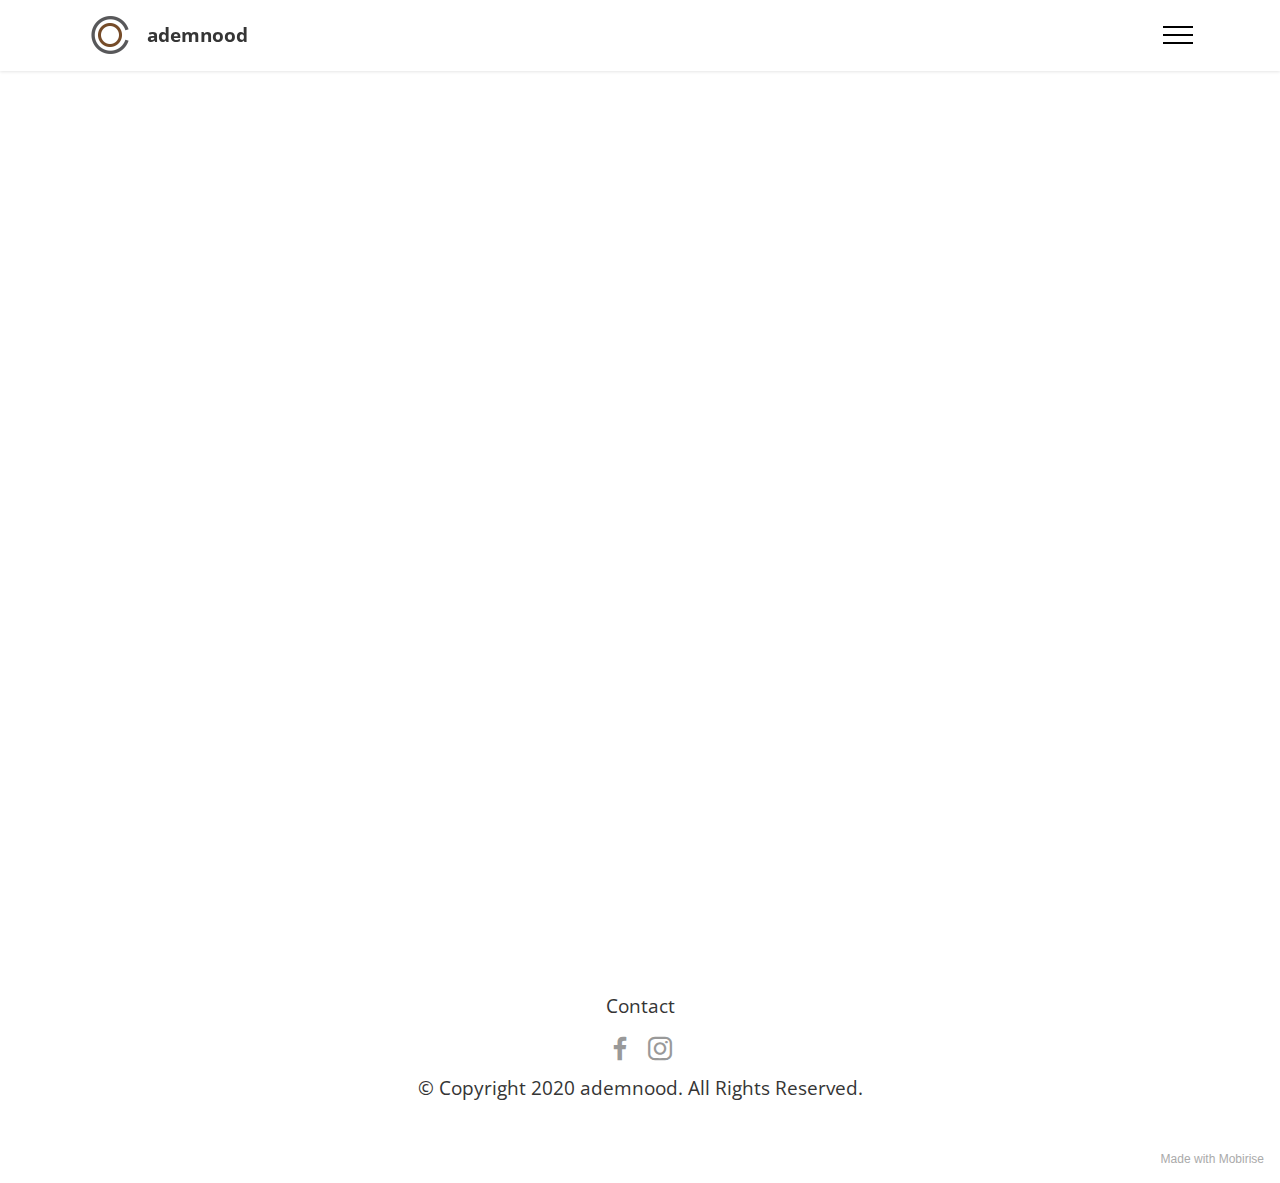
<file: index.html>
<!DOCTYPE html>
<html  >
<head>
  <!-- Site made with Mobirise Website Builder v5.2.0, https://mobirise.com -->
  <meta charset="UTF-8">
  <meta http-equiv="X-UA-Compatible" content="IE=edge">
  <meta name="generator" content="Mobirise v5.2.0, mobirise.com">
  <meta name="viewport" content="width=device-width, initial-scale=1, minimum-scale=1">
  <link rel="shortcut icon" href="assets/images/logo-b11artboard-52x-96x96.png" type="image/x-icon">
  <meta name="description" content="">
  
  
  <title>Home</title>
  <link rel="stylesheet" href="assets/web/assets/mobirise-icons2/mobirise2.css">
  <link rel="stylesheet" href="assets/tether/tether.min.css">
  <link rel="stylesheet" href="assets/bootstrap/css/bootstrap.min.css">
  <link rel="stylesheet" href="assets/bootstrap/css/bootstrap-grid.min.css">
  <link rel="stylesheet" href="assets/bootstrap/css/bootstrap-reboot.min.css">
  <link rel="stylesheet" href="assets/dropdown/css/style.css">
  <link rel="stylesheet" href="assets/socicon/css/styles.css">
  <link rel="stylesheet" href="assets/theme/css/style.css">
  <link rel="preload" as="style" href="assets/mobirise/css/mbr-additional.css"><link rel="stylesheet" href="assets/mobirise/css/mbr-additional.css" type="text/css">
  
  
  
  
</head>
<body>
  
  <section class="menu menu2 cid-skQhzaKQlz" once="menu" id="menu2-47">
    
    <nav class="navbar navbar-dropdown navbar-fixed-top collapsed">
        <div class="container">
            <div class="navbar-brand">
                <span class="navbar-logo">
                    <a href="https://mobiri.se">
                        <img src="assets/images/logo-b11artboard-52x-96x96.png" alt="Mobirise" style="height: 3rem;">
                    </a>
                </span>
                <span class="navbar-caption-wrap"><a class="navbar-caption text-primary display-7" href="https://mobiri.se">ademnood</a></span>
            </div>
            <button class="navbar-toggler" type="button" data-toggle="collapse" data-target="#navbarSupportedContent" aria-controls="navbarNavAltMarkup" aria-expanded="false" aria-label="Toggle navigation">
                <div class="hamburger">
                    <span></span>
                    <span></span>
                    <span></span>
                    <span></span>
                </div>
            </button>
            <div class="collapse navbar-collapse" id="navbarSupportedContent">
                <ul class="navbar-nav nav-dropdown nav-right" data-app-modern-menu="true"><li class="nav-item"><a class="nav-link link text-black text-primary display-4" href="page10.html">Proces</a></li>
                    <li class="nav-item"><a class="nav-link link text-black text-primary display-4" href="page9.html">
                            concept</a></li>
                    <li class="nav-item"><a class="nav-link link text-black text-primary display-4" href="page1.html">result</a>
                    </li><li class="nav-item"><a class="nav-link link text-black text-primary display-4" href="page4.html">team</a></li><li class="nav-item"><a class="nav-link link text-black text-primary display-4" href="page2.html">location</a></li><li class="nav-item"><a class="nav-link link text-black text-primary display-4" href="page12.html">contact</a></li></ul>
                <div class="icons-menu">
                    <a class="iconfont-wrapper" href="https://www.facebook.com/Constante-Confrontatie-103755984905448/?tn-str=k*F" target="_blank">
                        <span class="p-2 mbr-iconfont socicon-facebook socicon"></span>
                    </a>
                    <a class="iconfont-wrapper" href="https://www.instagram.com/ademnood.art/" target="_blank">
                        <span class="p-2 mbr-iconfont socicon-instagram socicon" style="color: rgb(187, 187, 187); fill: rgb(187, 187, 187);"></span>
                    </a>
                    
                    
                </div>
                
            </div>
        </div>
    </nav>
</section>

<section class="header17 cid-siSahpK8Ax mbr-fullscreen" data-bg-video="https://youtu.be/Q9LgPfs1k9U" id="header17-35">

    

    <div class="mbr-overlay" style="opacity: 0.1; background-color: rgb(255, 255, 255);">
    </div>

    <div class="align-center container">
        <div class="row justify-content-md-center">
            <div class="col-md-10">
                
                
                
                
            </div>
        </div>
    </div>
    
</section>

<section class="footer3 cid-shlRQKzW8U" once="footers" id="footer3-n">

    

    

    <div class="container">
        <div class="media-container-row align-center mbr-white">
            <div class="row row-links">
                <ul class="foot-menu">
                    
                    
                    
                    
                    
                <li class="foot-menu-item mbr-fonts-style display-7"><a href="page2.html" class="text-primary">Contact</a></li></ul>
            </div>
            <div class="row social-row">
                <div class="social-list align-right pb-2">
                    
                    
                    
                    
                    
                    
                <div class="soc-item">
                        <a href="https://www.facebook.com/Constante-Confrontatie-103755984905448/?tn-str=k*F" target="_blank">
                            <span class="mbr-iconfont mbr-iconfont-social socicon-facebook socicon" style="color: rgb(53, 53, 53); fill: rgb(53, 53, 53);"></span>
                        </a>
                    </div><div class="soc-item">
                        <a href="https://www.instagram.com/ademnood.art/" target="_blank">
                            <span class="mbr-iconfont mbr-iconfont-social socicon-instagram socicon" style="color: rgb(53, 53, 53); fill: rgb(53, 53, 53);"></span>
                        </a>
                    </div></div>
            </div>
            <div class="row row-copirayt">
                <p class="mbr-text mb-0 mbr-fonts-style mbr-white align-center display-7">
                    © Copyright 2020 ademnood. All Rights Reserved.
                </p>
            </div>
        </div>
    </div>
</section><section style="background-color: #fff; font-family: -apple-system, BlinkMacSystemFont, 'Segoe UI', 'Roboto', 'Helvetica Neue', Arial, sans-serif; color:#aaa; font-size:12px; padding: 0; align-items: center; display: flex;"><a href="https://mobirise.site/m" style="flex: 1 1; height: 3rem; padding-left: 1rem;"></a><p style="flex: 0 0 auto; margin:0; padding-right:1rem;">Made with <a href="https://mobirise.site/a" style="color:#aaa;">Mobirise</a></p></section><script src="assets/web/assets/jquery/jquery.min.js"></script>  <script src="assets/popper/popper.min.js"></script>  <script src="assets/tether/tether.min.js"></script>  <script src="assets/bootstrap/js/bootstrap.min.js"></script>  <script src="assets/smoothscroll/smooth-scroll.js"></script>  <script src="assets/playervimeo/vimeo_player.js"></script>  <script src="assets/ytplayer/jquery.mb.ytplayer.min.js"></script>  <script src="assets/vimeoplayer/jquery.mb.vimeo_player.js"></script>  <script src="assets/dropdown/js/nav-dropdown.js"></script>  <script src="assets/dropdown/js/navbar-dropdown.js"></script>  <script src="assets/touchswipe/jquery.touch-swipe.min.js"></script>  <script src="assets/theme/js/script.js"></script>  
  
  
</body>
</html>
</file>
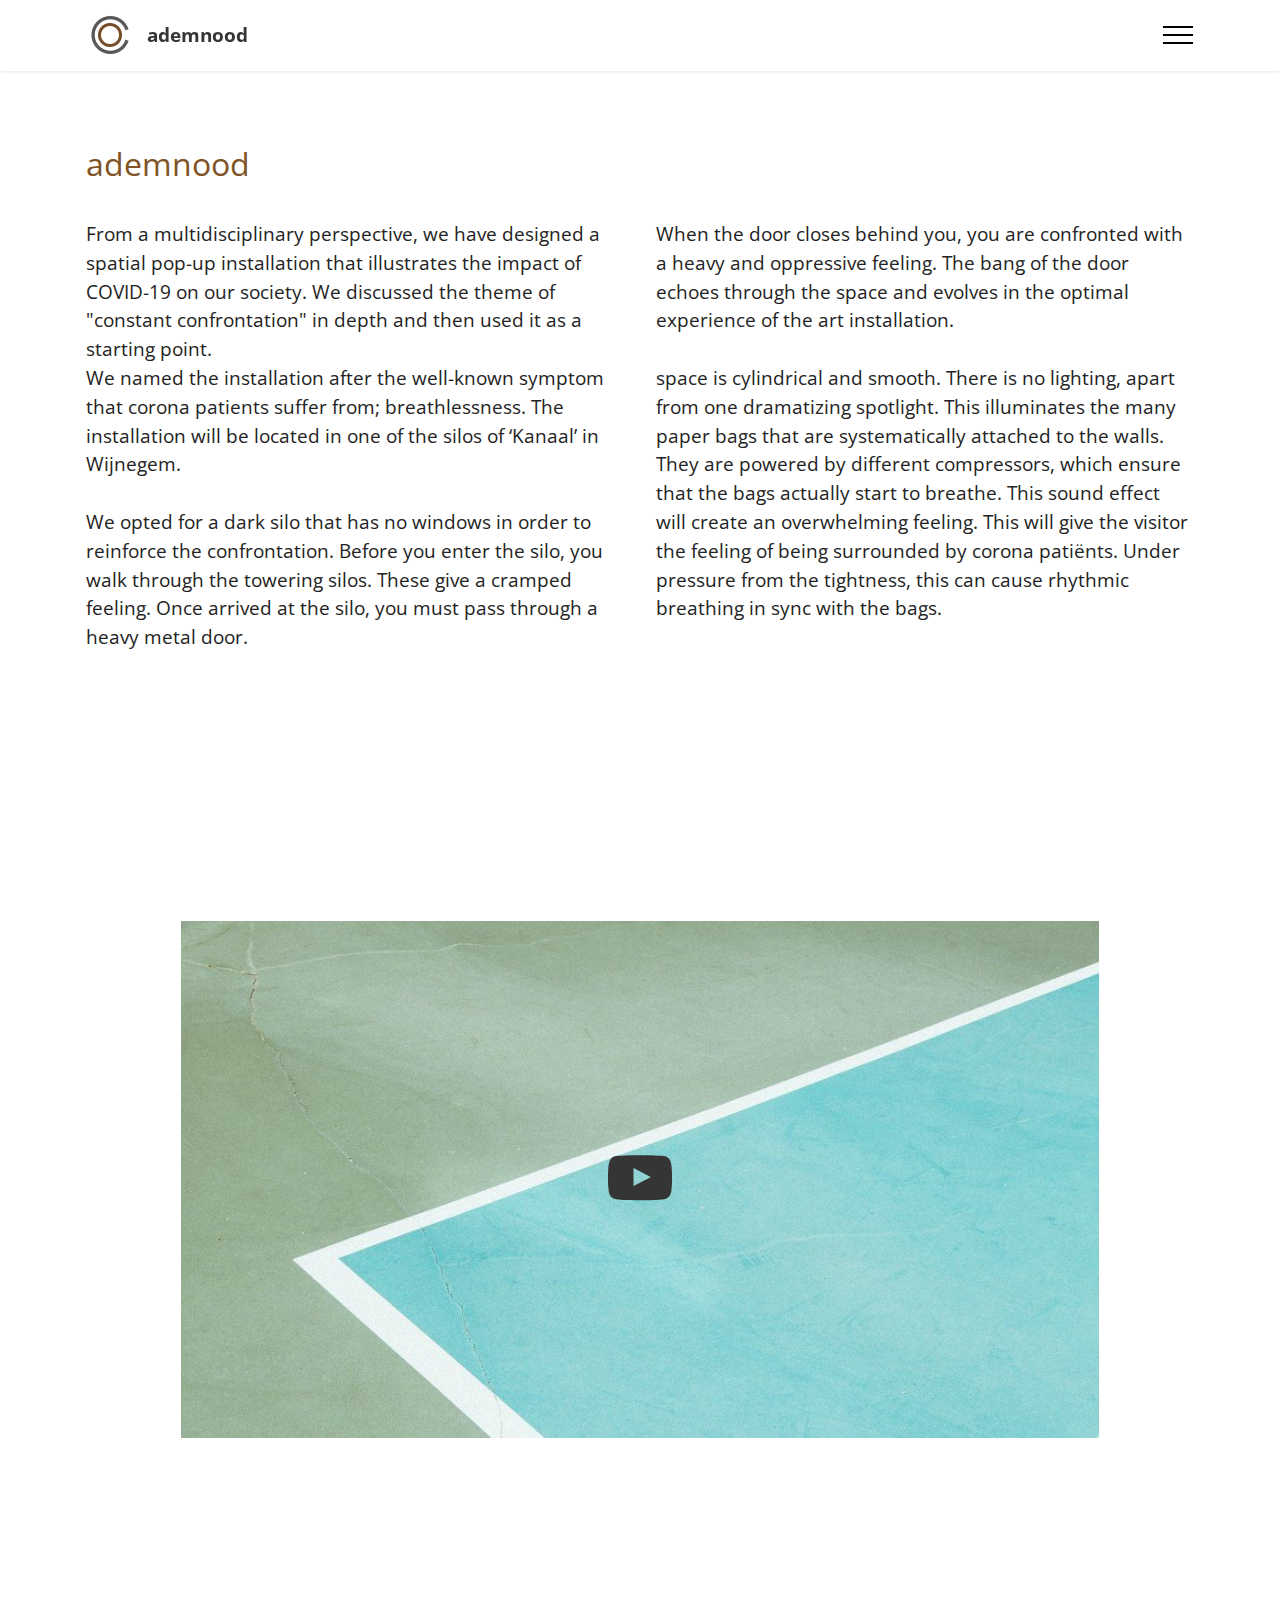
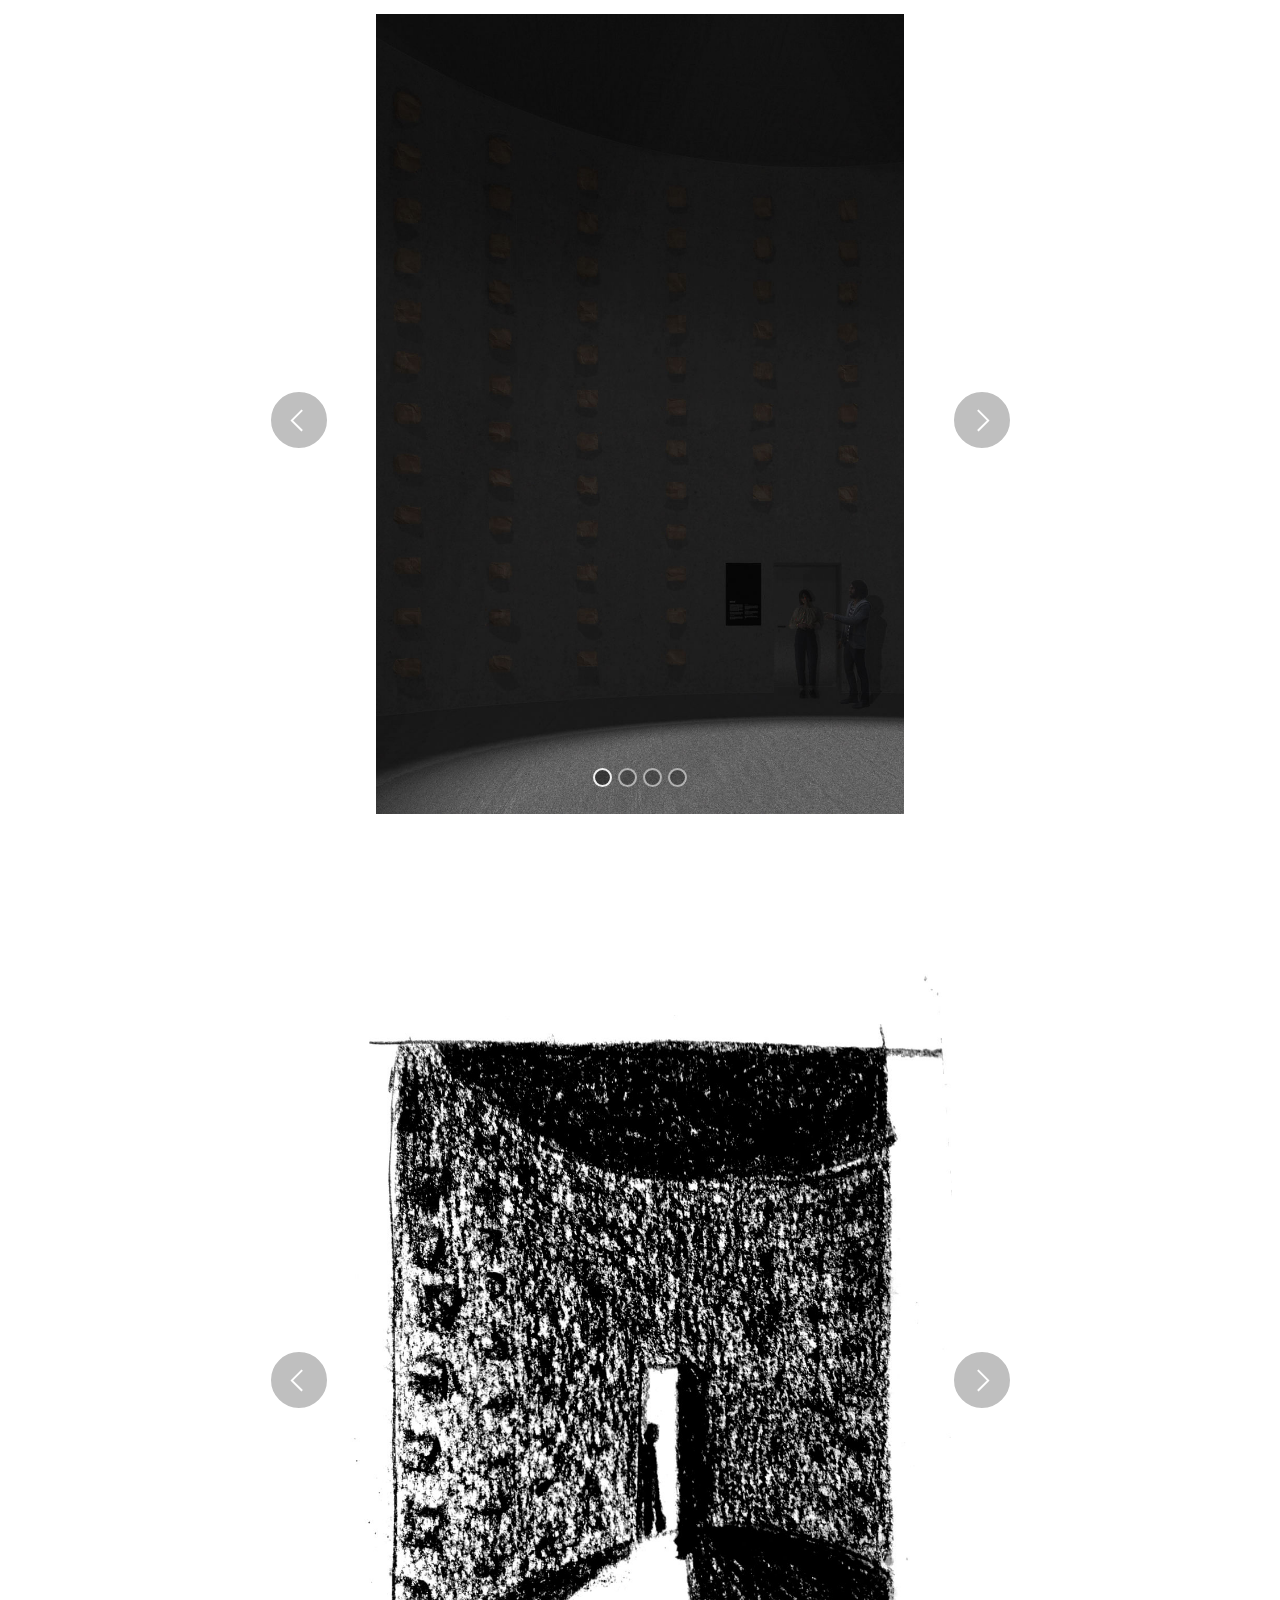
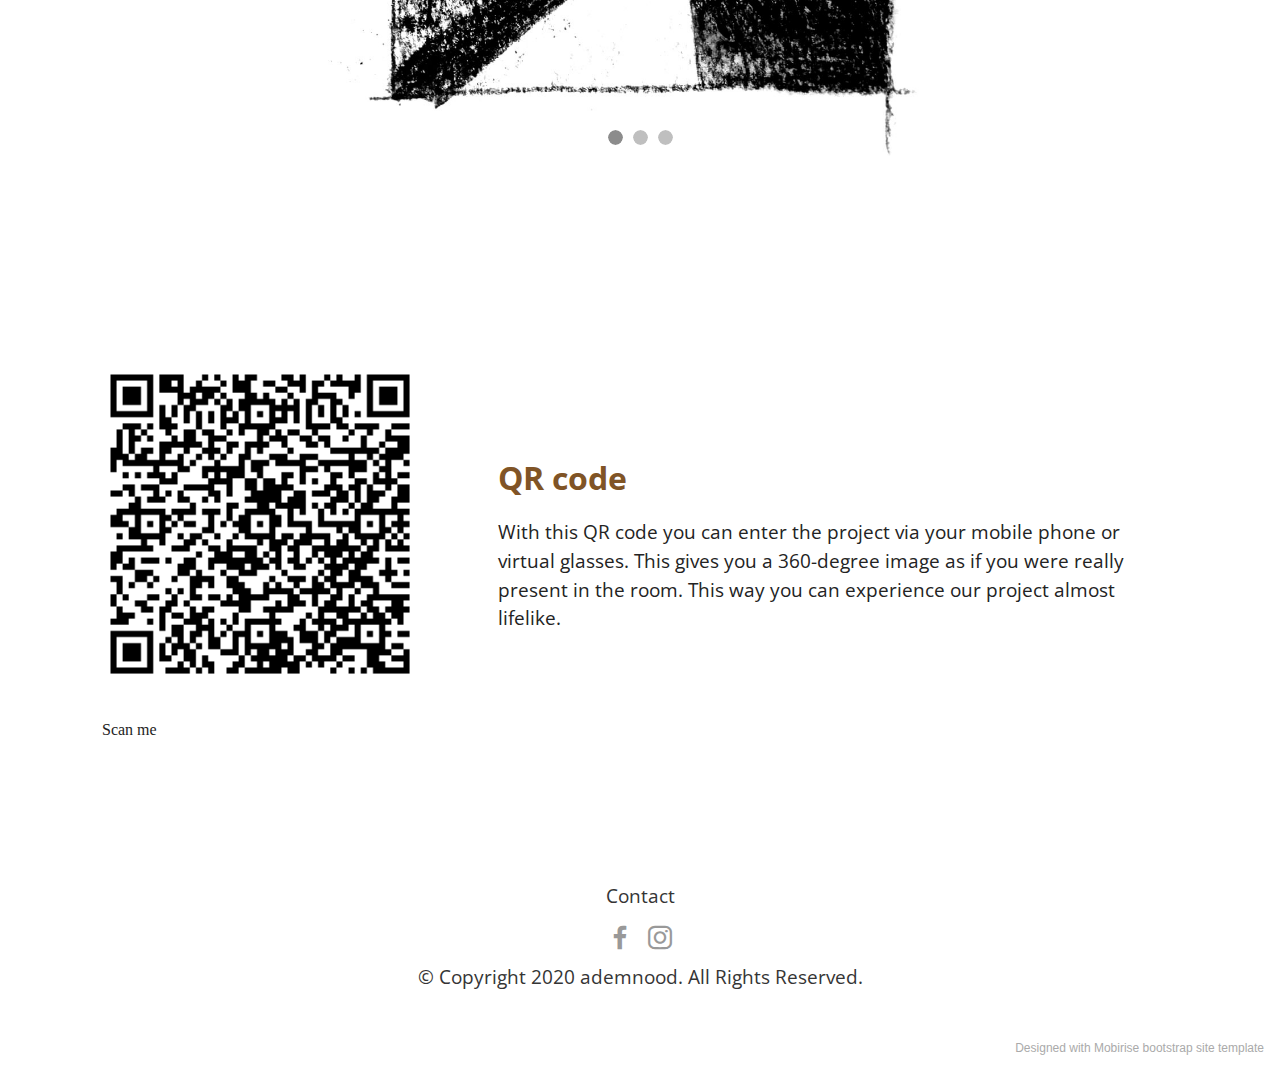
<file: page1.html>
<!DOCTYPE html>
<html  >
<head>
  <!-- Site made with Mobirise Website Builder v5.2.0, https://mobirise.com -->
  <meta charset="UTF-8">
  <meta http-equiv="X-UA-Compatible" content="IE=edge">
  <meta name="generator" content="Mobirise v5.2.0, mobirise.com">
  <meta name="viewport" content="width=device-width, initial-scale=1, minimum-scale=1">
  <link rel="shortcut icon" href="assets/images/logo-b11artboard-52x-96x96.png" type="image/x-icon">
  <meta name="description" content="">
  
  
  <title>Result</title>
  <link rel="stylesheet" href="assets/web/assets/mobirise-icons2/mobirise2.css">
  <link rel="stylesheet" href="assets/tether/tether.min.css">
  <link rel="stylesheet" href="assets/bootstrap/css/bootstrap.min.css">
  <link rel="stylesheet" href="assets/bootstrap/css/bootstrap-grid.min.css">
  <link rel="stylesheet" href="assets/bootstrap/css/bootstrap-reboot.min.css">
  <link rel="stylesheet" href="assets/dropdown/css/style.css">
  <link rel="stylesheet" href="assets/socicon/css/styles.css">
  <link rel="stylesheet" href="assets/theme/css/style.css">
  <link rel="preload" as="style" href="assets/mobirise/css/mbr-additional.css"><link rel="stylesheet" href="assets/mobirise/css/mbr-additional.css" type="text/css">
  
  
  
  
</head>
<body>
  
  <section class="menu menu2 cid-skQhzaKQlz" once="menu" id="menu2-47">
    
    <nav class="navbar navbar-dropdown navbar-fixed-top collapsed">
        <div class="container">
            <div class="navbar-brand">
                <span class="navbar-logo">
                    <a href="https://mobiri.se">
                        <img src="assets/images/logo-b11artboard-52x-96x96.png" alt="Mobirise" style="height: 3rem;">
                    </a>
                </span>
                <span class="navbar-caption-wrap"><a class="navbar-caption text-primary display-7" href="https://mobiri.se">ademnood</a></span>
            </div>
            <button class="navbar-toggler" type="button" data-toggle="collapse" data-target="#navbarSupportedContent" aria-controls="navbarNavAltMarkup" aria-expanded="false" aria-label="Toggle navigation">
                <div class="hamburger">
                    <span></span>
                    <span></span>
                    <span></span>
                    <span></span>
                </div>
            </button>
            <div class="collapse navbar-collapse" id="navbarSupportedContent">
                <ul class="navbar-nav nav-dropdown nav-right" data-app-modern-menu="true"><li class="nav-item"><a class="nav-link link text-black text-primary display-4" href="page10.html">Proces</a></li>
                    <li class="nav-item"><a class="nav-link link text-black text-primary display-4" href="page9.html">
                            concept</a></li>
                    <li class="nav-item"><a class="nav-link link text-black text-primary display-4" href="page1.html">result</a>
                    </li><li class="nav-item"><a class="nav-link link text-black text-primary display-4" href="page4.html">team</a></li><li class="nav-item"><a class="nav-link link text-black text-primary display-4" href="page2.html">location</a></li><li class="nav-item"><a class="nav-link link text-black text-primary display-4" href="page12.html">contact</a></li></ul>
                <div class="icons-menu">
                    <a class="iconfont-wrapper" href="https://www.facebook.com/Constante-Confrontatie-103755984905448/?tn-str=k*F" target="_blank">
                        <span class="p-2 mbr-iconfont socicon-facebook socicon"></span>
                    </a>
                    <a class="iconfont-wrapper" href="https://www.instagram.com/ademnood.art/" target="_blank">
                        <span class="p-2 mbr-iconfont socicon-instagram socicon" style="color: rgb(187, 187, 187); fill: rgb(187, 187, 187);"></span>
                    </a>
                    
                    
                </div>
                
            </div>
        </div>
    </nav>
</section>

<section class="content10 cid-skQMguADBq" id="content10-4j">
    
    <div class="container">
        <div class="row justify-content-center">
            <div class="col-12 col-md">
                
                <h6 class="mbr-section-subtitle mbr-fonts-style mb-4 display-5">
                    ademnood</h6>
            </div>
            <div class="col-md-12 col-lg-6">
                <p class="mbr-text mbr-fonts-style display-7"></p>
            </div>
        </div>
    </div>
</section>

<section class="content10 cid-skQLNR1GA2" id="content10-4i">
    
    <div class="container">
        <div class="row justify-content-center">
            <div class="col-12 col-md">
                
                <h6 class="mbr-section-subtitle mbr-fonts-style mb-4 display-7">From a multidisciplinary perspective, we have designed a spatial pop-up installation that illustrates the impact of COVID-19 on our society. We discussed the theme of "constant confrontation" in depth and then used it as a starting point.&nbsp;<div>We named the installation after the well-known symptom that corona patients suffer from; breathlessness. The installation will be located in one of the silos of ‘Kanaal’ in Wijnegem.&nbsp;</div><div><br></div><div>We opted for a dark silo that has no windows in order to reinforce the confrontation. Before you enter the silo, you walk through the towering silos. These give a cramped feeling. Once arrived at the silo, you must pass through a heavy metal door.&nbsp;</div><div><br></div></h6>
            </div>
            <div class="col-md-12 col-lg-6">
                <p class="mbr-text mbr-fonts-style display-7">When the door closes behind you, you are confronted with a heavy and oppressive feeling. The bang of the door echoes through the space and evolves in the optimal experience of the art installation. <br><br> space is cylindrical and smooth. There is no lighting, apart from one dramatizing spotlight. This illuminates the many paper bags that are systematically attached to the walls. They are powered by different compressors, which ensure that the bags actually start to breathe. This sound effect will create an overwhelming feeling. This will give the visitor the feeling of being surrounded by corona patiënts. Under pressure from the tightness, this can cause rhythmic breathing in sync with the bags.&nbsp;<br></p>
            </div>
        </div>
    </div>
</section>

<section class="video1 cid-skiltutVnU" id="video1-43">
    
    
    <div class="align-center container">
        <div class="mbr-section-head">
            
            
        </div>
        <div class="row justify-content-center mt-4">
            <div class="col-12 col-lg-10">
                <div class="box">
                    <div class="mbr-media show-modal align-center" data-modal=".modalWindow">
                        <img src="assets/images/video1.jpg" alt="Mobirise">
                        <div class="icon-wrap">
                            <a class="text-primary" href="#"><span class="mbr-iconfont socicon-youtube socicon"></span></a>
                        </div>
                    </div>
                </div>
            </div>
        </div>
    </div>
    <div>
        <div class="modalWindow" style="display: none;">
            <div class="modalWindow-container">
                <div class="modalWindow-video-container">
                    <div class="modalWindow-video">
                        <iframe width="100%" height="100%" frameborder="0" allowfullscreen="1" data-src="https://www.youtube.com/watch?v=VA8PzkQa8d8"></iframe>
                    </div>
                    <a class="close" role="button" data-dismiss="modal">
                        <span aria-hidden="true" class="mbr-iconfont mobi-mbri-close mobi-mbri closeModal"></span>
                        <span class="sr-only">Close</span>
                    </a>
                </div>
            </div>
        </div>
    </div>
</section>

<section class="slider2 cid-shUBtpIBjS" id="slider2-1p">
    

    
    <div class="container">
        <div class="row justify-content-center">
            <div class="col-12 col-md-9">
                <div class="carousel slide" id="skQNtnWzb6" data-interval="5000">
                    
                    <ol class="carousel-indicators">
                        <li data-slide-to="0" class="active" data-target="#skQNtnWzb6"></li>
                        <li data-slide-to="1" data-target="#skQNtnWzb6"></li>
                        <li data-slide-to="2" data-target="#skQNtnWzb6"></li><li data-slide-to="3" data-target="#skQNtnWzb6"></li>
                    </ol>
                    <div class="carousel-inner">
                        <div class="carousel-item slider-image item active">
                            <div class="item-wrapper">
                                <img class="d-block w-100" src="assets/images/3de-render-met-volledige-verdikte-muur3-1009x1531.jpg">
                                
                            </div>
                        </div>
                        <div class="carousel-item slider-image item">
                            <div class="item-wrapper">
                                <img class="d-block w-100" src="assets/images/eerste-render2-1900x2980.jpg">
                                
                            </div>
                        </div>
                        <div class="carousel-item slider-image item">
                            <div class="item-wrapper">
                                <img class="d-block w-100" src="assets/images/2de-render-goed-1900x1237.jpg">
                                
                            </div>
                        </div><div class="carousel-item slider-image item">
                            <div class="item-wrapper">
                                <img class="d-block w-100" src="assets/images/2de-render-opgefrommeld-goed-1900x1245.jpg">
                                
                            </div>
                        </div>
                    </div>
                    <a class="carousel-control carousel-control-prev" role="button" data-slide="prev" href="#skQNtnWzb6">
                        <span class="mobi-mbri mobi-mbri-arrow-prev" aria-hidden="true"></span>
                        <span class="sr-only">Previous</span>
                    </a>
                    <a class="carousel-control carousel-control-next" role="button" data-slide="next" href="#skQNtnWzb6">
                        <span class="mobi-mbri mobi-mbri-arrow-next" aria-hidden="true"></span>
                        <span class="sr-only">Next</span>
                    </a>
                </div>
            </div>
        </div>
    </div>
</section>

<section class="slider2 cid-skilAgzS3f" id="slider2-44">
    

    
    <div class="container">
        <div class="row justify-content-center">
            <div class="col-12 col-md-9">
                <div class="carousel slide" id="skQNtoc6i0" data-interval="5000">
                    
                    <ol class="carousel-indicators">
                        <li data-slide-to="0" class="active" data-target="#skQNtoc6i0"></li>
                        <li data-slide-to="1" data-target="#skQNtoc6i0"></li>
                        <li data-slide-to="2" data-target="#skQNtoc6i0"></li>
                    </ol>
                    <div class="carousel-inner">
                        <div class="carousel-item slider-image item active">
                            <div class="item-wrapper">
                                <img class="d-block w-100" src="assets/images/resultaat-1.1-1098x1408.jpg">
                                
                            </div>
                        </div>
                        <div class="carousel-item slider-image item">
                            <div class="item-wrapper">
                                <img class="d-block w-100" src="assets/images/resultaat2-697x879.jpg">
                                
                            </div>
                        </div>
                        <div class="carousel-item slider-image item">
                            <div class="item-wrapper">
                                <img class="d-block w-100" src="assets/images/resultaat-3-1900x2533.jpg">
                                
                            </div>
                        </div>
                    </div>
                    <a class="carousel-control carousel-control-prev" role="button" data-slide="prev" href="#skQNtoc6i0">
                        <span class="mobi-mbri mobi-mbri-arrow-prev" aria-hidden="true"></span>
                        <span class="sr-only">Previous</span>
                    </a>
                    <a class="carousel-control carousel-control-next" role="button" data-slide="next" href="#skQNtoc6i0">
                        <span class="mobi-mbri mobi-mbri-arrow-next" aria-hidden="true"></span>
                        <span class="sr-only">Next</span>
                    </a>
                </div>
            </div>
        </div>
    </div>
</section>

<section class="image1 cid-sjkrEZeB5F" id="image1-3z">
    

    

    <div class="container">
        <div class="row align-items-center">
            <div class="col-12 col-lg-4">
                <div class="image-wrapper">
                    <img src="assets/images/qr-code-228x228.png" alt="Mobirise">
                    <p class="mbr-description mbr-fonts-style pt-2 align-center display-4"></p><p>&nbsp; &nbsp; Scan me<br></p><p></p><p></p><p></p>
                </div>
            </div>
            <div class="col-12 col-lg">
                <div class="text-wrapper">
                    <h3 class="mbr-section-title mbr-fonts-style mb-3 display-5"><strong>QR code</strong></h3>
                    <p class="mbr-text mbr-fonts-style display-7">With this QR code you can enter the project via your mobile phone or virtual glasses. This gives you a 360-degree image as if you were really present in the room. This way you can experience our project almost lifelike.</p>
                </div>
            </div>
        </div>
    </div>
</section>

<section class="footer3 cid-shlRQKzW8U" once="footers" id="footer3-n">

    

    

    <div class="container">
        <div class="media-container-row align-center mbr-white">
            <div class="row row-links">
                <ul class="foot-menu">
                    
                    
                    
                    
                    
                <li class="foot-menu-item mbr-fonts-style display-7"><a href="page2.html" class="text-primary">Contact</a></li></ul>
            </div>
            <div class="row social-row">
                <div class="social-list align-right pb-2">
                    
                    
                    
                    
                    
                    
                <div class="soc-item">
                        <a href="https://www.facebook.com/Constante-Confrontatie-103755984905448/?tn-str=k*F" target="_blank">
                            <span class="mbr-iconfont mbr-iconfont-social socicon-facebook socicon" style="color: rgb(53, 53, 53); fill: rgb(53, 53, 53);"></span>
                        </a>
                    </div><div class="soc-item">
                        <a href="https://www.instagram.com/ademnood.art/" target="_blank">
                            <span class="mbr-iconfont mbr-iconfont-social socicon-instagram socicon" style="color: rgb(53, 53, 53); fill: rgb(53, 53, 53);"></span>
                        </a>
                    </div></div>
            </div>
            <div class="row row-copirayt">
                <p class="mbr-text mb-0 mbr-fonts-style mbr-white align-center display-7">
                    © Copyright 2020 ademnood. All Rights Reserved.
                </p>
            </div>
        </div>
    </div>
</section><section style="background-color: #fff; font-family: -apple-system, BlinkMacSystemFont, 'Segoe UI', 'Roboto', 'Helvetica Neue', Arial, sans-serif; color:#aaa; font-size:12px; padding: 0; align-items: center; display: flex;"><a href="https://mobirise.site/u" style="flex: 1 1; height: 3rem; padding-left: 1rem;"></a><p style="flex: 0 0 auto; margin:0; padding-right:1rem;"><a href="https://mobirise.site/t" style="color:#aaa;">Designed</a> with Mobirise bootstrap site template</p></section><script src="assets/web/assets/jquery/jquery.min.js"></script>  <script src="assets/popper/popper.min.js"></script>  <script src="assets/tether/tether.min.js"></script>  <script src="assets/bootstrap/js/bootstrap.min.js"></script>  <script src="assets/smoothscroll/smooth-scroll.js"></script>  <script src="assets/playervimeo/vimeo_player.js"></script>  <script src="assets/dropdown/js/nav-dropdown.js"></script>  <script src="assets/dropdown/js/navbar-dropdown.js"></script>  <script src="assets/touchswipe/jquery.touch-swipe.min.js"></script>  <script src="assets/theme/js/script.js"></script>  
  
  
</body>
</html>
</file>
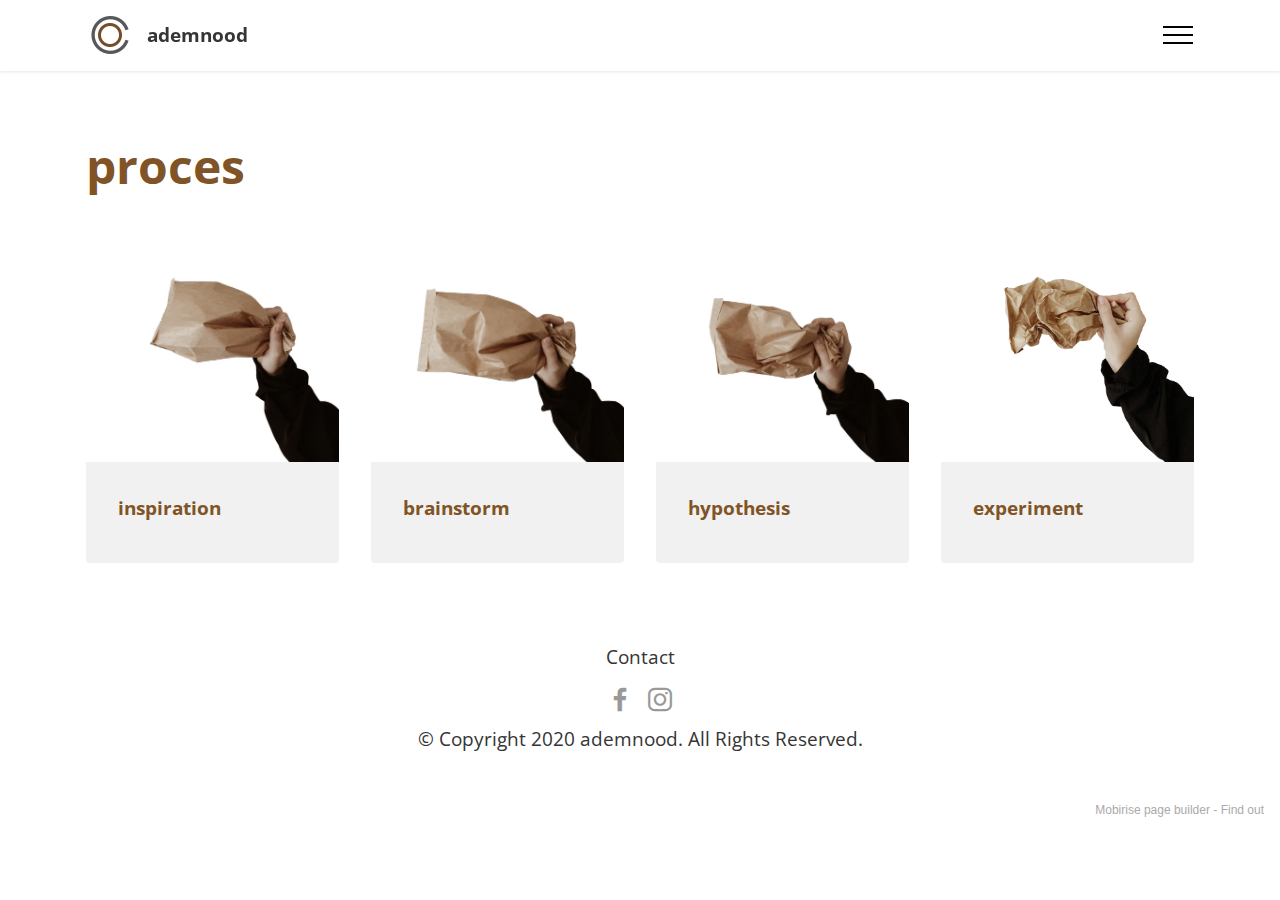
<file: page10.html>
<!DOCTYPE html>
<html  >
<head>
  <!-- Site made with Mobirise Website Builder v5.2.0, https://mobirise.com -->
  <meta charset="UTF-8">
  <meta http-equiv="X-UA-Compatible" content="IE=edge">
  <meta name="generator" content="Mobirise v5.2.0, mobirise.com">
  <meta name="viewport" content="width=device-width, initial-scale=1, minimum-scale=1">
  <link rel="shortcut icon" href="assets/images/logo-b11artboard-52x-96x96.png" type="image/x-icon">
  <meta name="description" content="">
  
  
  <title>Proces</title>
  <link rel="stylesheet" href="assets/tether/tether.min.css">
  <link rel="stylesheet" href="assets/bootstrap/css/bootstrap.min.css">
  <link rel="stylesheet" href="assets/bootstrap/css/bootstrap-grid.min.css">
  <link rel="stylesheet" href="assets/bootstrap/css/bootstrap-reboot.min.css">
  <link rel="stylesheet" href="assets/dropdown/css/style.css">
  <link rel="stylesheet" href="assets/socicon/css/styles.css">
  <link rel="stylesheet" href="assets/theme/css/style.css">
  <link rel="preload" as="style" href="assets/mobirise/css/mbr-additional.css"><link rel="stylesheet" href="assets/mobirise/css/mbr-additional.css" type="text/css">
  
  
  
  
</head>
<body>
  
  <section class="menu menu2 cid-skQhzaKQlz" once="menu" id="menu2-47">
    
    <nav class="navbar navbar-dropdown navbar-fixed-top collapsed">
        <div class="container">
            <div class="navbar-brand">
                <span class="navbar-logo">
                    <a href="https://mobiri.se">
                        <img src="assets/images/logo-b11artboard-52x-96x96.png" alt="Mobirise" style="height: 3rem;">
                    </a>
                </span>
                <span class="navbar-caption-wrap"><a class="navbar-caption text-primary display-7" href="https://mobiri.se">ademnood</a></span>
            </div>
            <button class="navbar-toggler" type="button" data-toggle="collapse" data-target="#navbarSupportedContent" aria-controls="navbarNavAltMarkup" aria-expanded="false" aria-label="Toggle navigation">
                <div class="hamburger">
                    <span></span>
                    <span></span>
                    <span></span>
                    <span></span>
                </div>
            </button>
            <div class="collapse navbar-collapse" id="navbarSupportedContent">
                <ul class="navbar-nav nav-dropdown nav-right" data-app-modern-menu="true"><li class="nav-item"><a class="nav-link link text-black text-primary display-4" href="page10.html">Proces</a></li>
                    <li class="nav-item"><a class="nav-link link text-black text-primary display-4" href="page9.html">
                            concept</a></li>
                    <li class="nav-item"><a class="nav-link link text-black text-primary display-4" href="page1.html">result</a>
                    </li><li class="nav-item"><a class="nav-link link text-black text-primary display-4" href="page4.html">team</a></li><li class="nav-item"><a class="nav-link link text-black text-primary display-4" href="page2.html">location</a></li><li class="nav-item"><a class="nav-link link text-black text-primary display-4" href="page12.html">contact</a></li></ul>
                <div class="icons-menu">
                    <a class="iconfont-wrapper" href="https://www.facebook.com/Constante-Confrontatie-103755984905448/?tn-str=k*F" target="_blank">
                        <span class="p-2 mbr-iconfont socicon-facebook socicon"></span>
                    </a>
                    <a class="iconfont-wrapper" href="https://www.instagram.com/ademnood.art/" target="_blank">
                        <span class="p-2 mbr-iconfont socicon-instagram socicon" style="color: rgb(187, 187, 187); fill: rgb(187, 187, 187);"></span>
                    </a>
                    
                    
                </div>
                
            </div>
        </div>
    </nav>
</section>

<section class="features3 cid-siS9IGLVX4" id="features3-32">
    
    
    <div class="container">
        <div class="mbr-section-head">
            <h4 class="mbr-section-title mbr-fonts-style align-center mb-0 display-2"><strong>proces</strong></h4>
            
        </div>
        <div class="row mt-4">
            <div class="item features-image сol-12 col-md-6 col-lg-3">
                <div class="item-wrapper">
                    <div class="item-img">
                        <a href="page5.html"><img src="assets/images/foto-zakje-5.1-1076x1007.jpg" data-slide-to="0" alt=""></a>
                    </div>
                    <div class="item-content">
                        <h5 class="item-title mbr-fonts-style display-7"><strong>inspiration</strong></h5>
                        
                        
                    </div>
                    
                </div>
            </div><div class="item features-image сol-12 col-md-6 col-lg-3">
                <div class="item-wrapper">
                    <div class="item-img">
                        <a href="page6.html"><img src="assets/images/foto-zakje-6.1-1076x1009.jpg" data-slide-to="1" alt=""></a>
                    </div>
                    <div class="item-content">
                        <h5 class="item-title mbr-fonts-style display-7"><strong>brainstorm</strong></h5>
                        
                        
                    </div>
                    
                </div>
            </div><div class="item features-image сol-12 col-md-6 col-lg-3">
                <div class="item-wrapper">
                    <div class="item-img">
                        <a href="page7.html"><img src="assets/images/foto-zakje-7.1-1076x1009.jpg" data-slide-to="1" alt=""></a>
                    </div>
                    <div class="item-content">
                        <h5 class="item-title mbr-fonts-style display-7"><strong>hypothesis</strong></h5>
                        
                        
                    </div>
                    
                </div>
            </div><div class="item features-image сol-12 col-md-6 col-lg-3">
                <div class="item-wrapper">
                    <div class="item-img">
                        <a href="page11.html"><img src="assets/images/foto-zakje-8.1-3024x2838.jpg" data-slide-to="1" alt=""></a>
                    </div>
                    <div class="item-content">
                        <h5 class="item-title mbr-fonts-style display-7"><strong>experiment</strong></h5>
                        
                        
                    </div>
                    
                </div>
            </div>
            
            
        </div>
    </div>
</section>

<section class="footer3 cid-siS9IHjMqR" once="footers" id="footer3-34">

    

    

    <div class="container">
        <div class="media-container-row align-center mbr-white">
            <div class="row row-links">
                <ul class="foot-menu">
                    
                    
                    
                    
                    
                <li class="foot-menu-item mbr-fonts-style display-7"><a href="page2.html" class="text-primary">Contact</a></li></ul>
            </div>
            <div class="row social-row">
                <div class="social-list align-right pb-2">
                    
                    
                    
                    
                    
                    
                <div class="soc-item">
                        <a href="https://www.facebook.com/Constante-Confrontatie-103755984905448/?tn-str=k*F" target="_blank">
                            <span class="mbr-iconfont mbr-iconfont-social socicon-facebook socicon" style="color: rgb(53, 53, 53); fill: rgb(53, 53, 53);"></span>
                        </a>
                    </div><div class="soc-item">
                        <a href="https://www.instagram.com/ademnood.art/" target="_blank">
                            <span class="mbr-iconfont mbr-iconfont-social socicon-instagram socicon" style="color: rgb(53, 53, 53); fill: rgb(53, 53, 53);"></span>
                        </a>
                    </div></div>
            </div>
            <div class="row row-copirayt">
                <p class="mbr-text mb-0 mbr-fonts-style mbr-white align-center display-7">
                    © Copyright 2020 ademnood. All Rights Reserved.
                </p>
            </div>
        </div>
    </div>
</section><section style="background-color: #fff; font-family: -apple-system, BlinkMacSystemFont, 'Segoe UI', 'Roboto', 'Helvetica Neue', Arial, sans-serif; color:#aaa; font-size:12px; padding: 0; align-items: center; display: flex;"><a href="https://mobirise.site/d" style="flex: 1 1; height: 3rem; padding-left: 1rem;"></a><p style="flex: 0 0 auto; margin:0; padding-right:1rem;">Mobirise page builder - <a href="https://mobirise.site/n" style="color:#aaa;">Find out</a></p></section><script src="assets/web/assets/jquery/jquery.min.js"></script>  <script src="assets/popper/popper.min.js"></script>  <script src="assets/tether/tether.min.js"></script>  <script src="assets/bootstrap/js/bootstrap.min.js"></script>  <script src="assets/smoothscroll/smooth-scroll.js"></script>  <script src="assets/dropdown/js/nav-dropdown.js"></script>  <script src="assets/dropdown/js/navbar-dropdown.js"></script>  <script src="assets/touchswipe/jquery.touch-swipe.min.js"></script>  <script src="assets/theme/js/script.js"></script>  
  
  
</body>
</html>
</file>
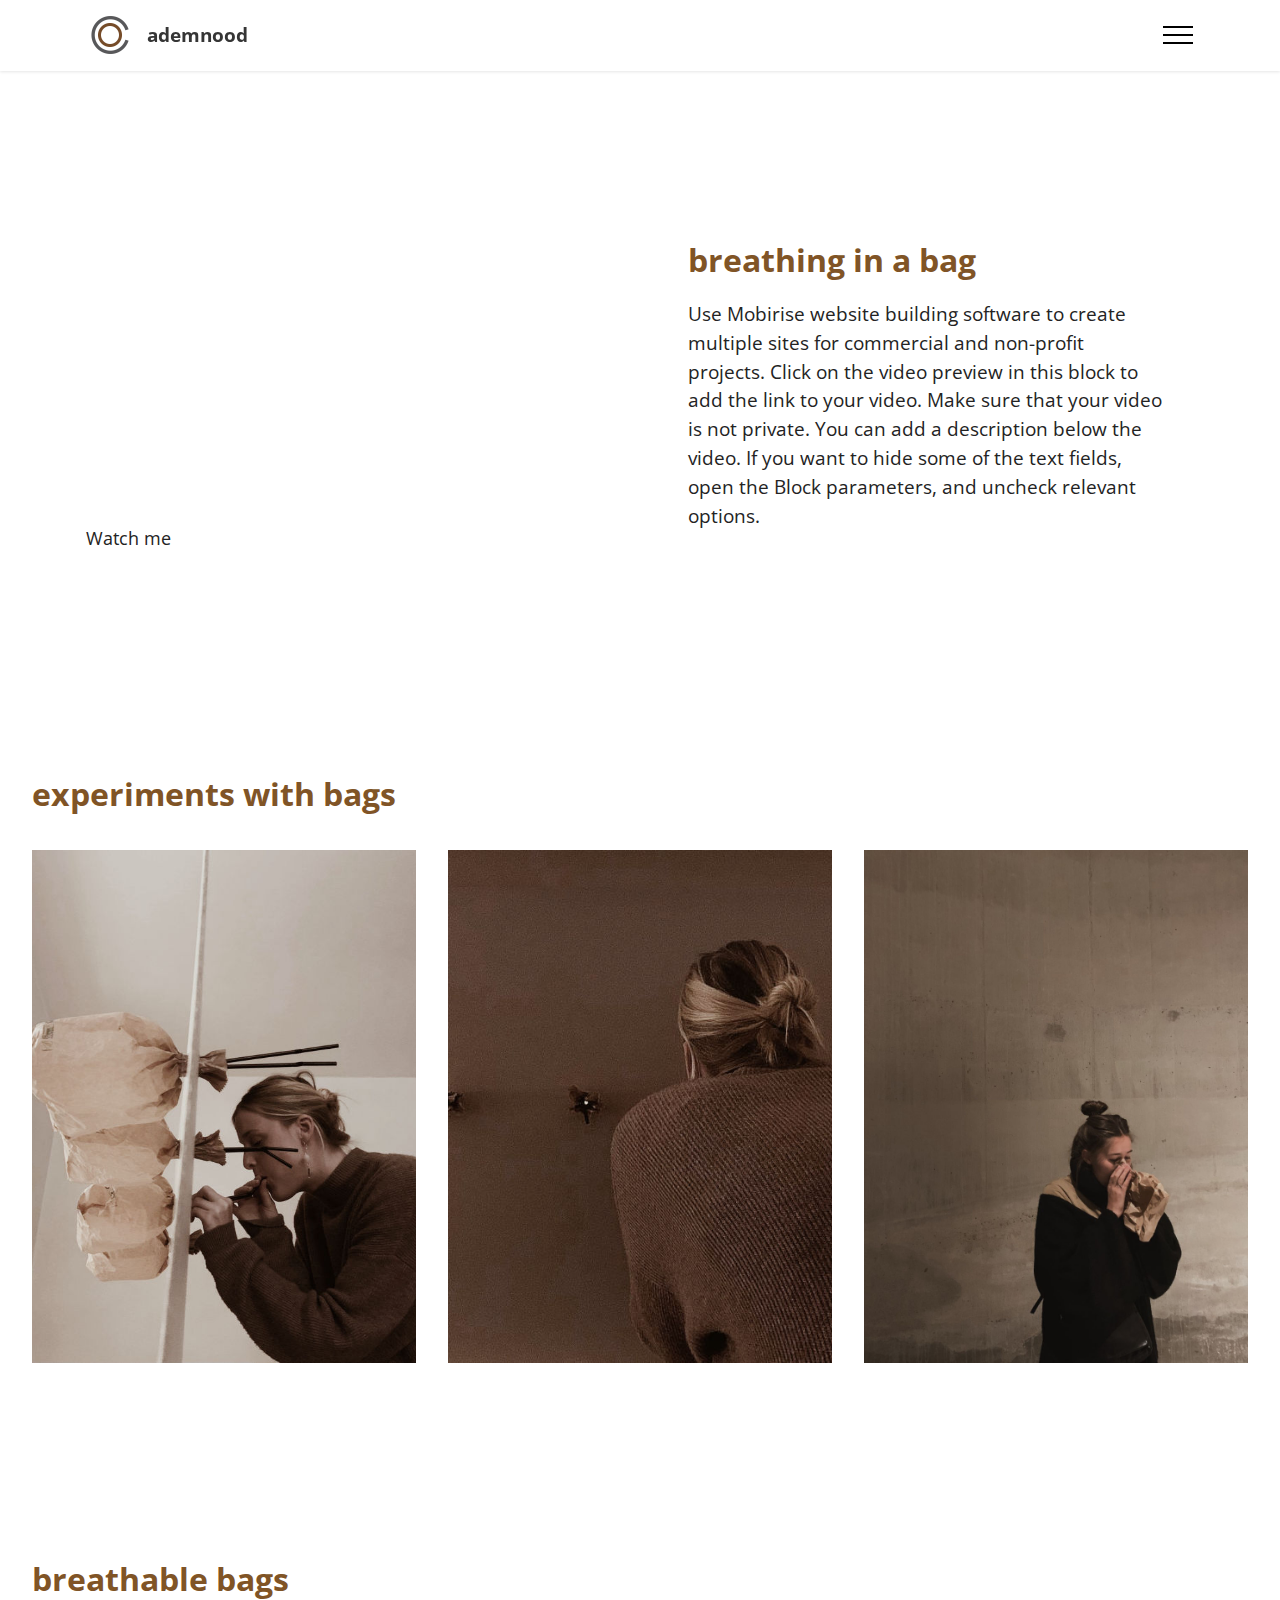
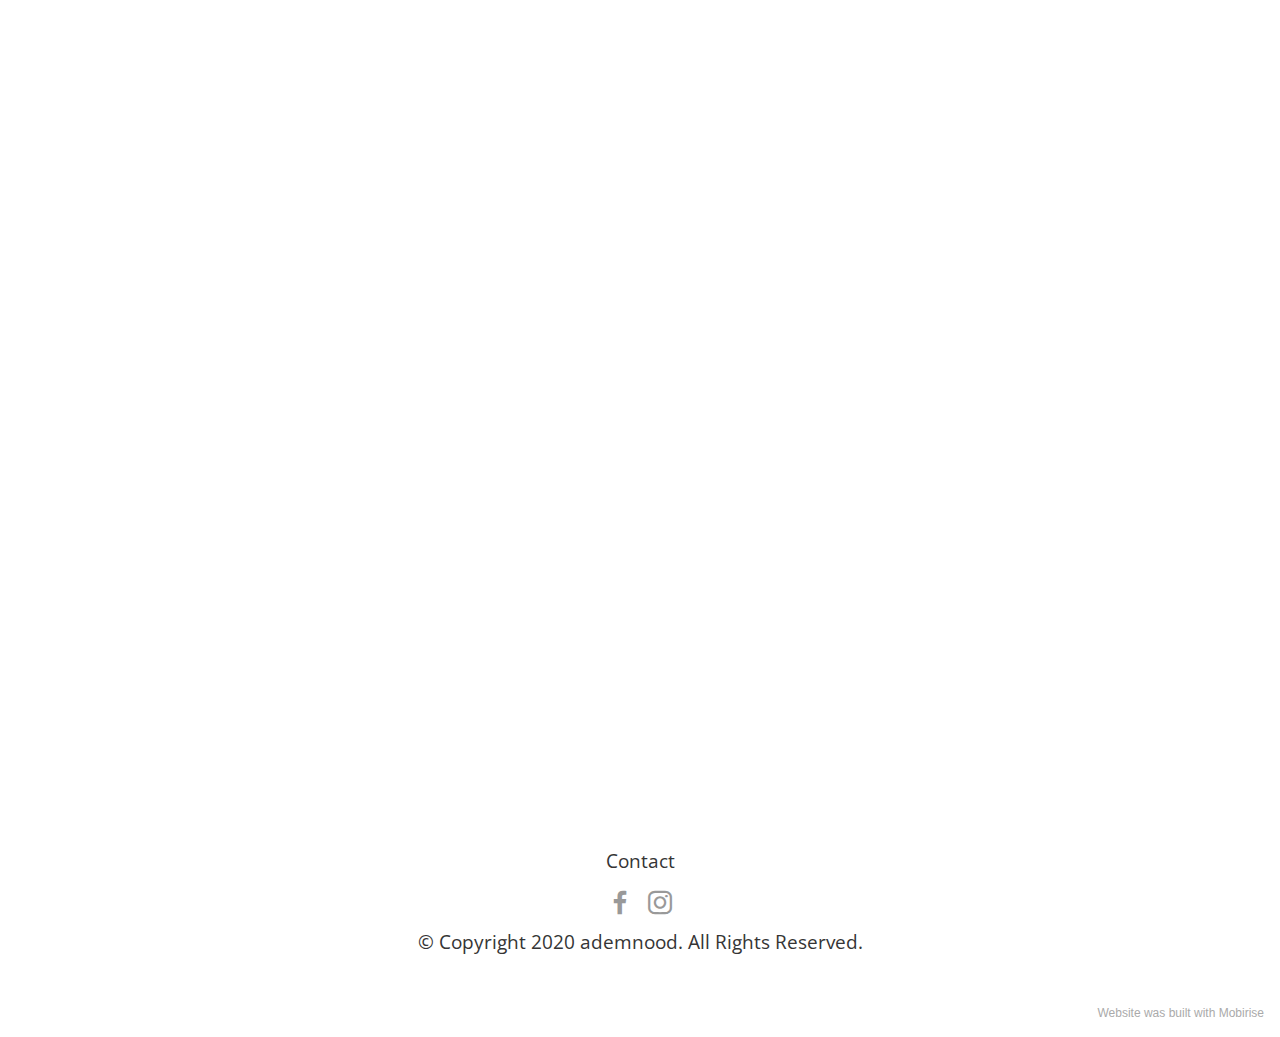
<file: page11.html>
<!DOCTYPE html>
<html  >
<head>
  <!-- Site made with Mobirise Website Builder v5.2.0, https://mobirise.com -->
  <meta charset="UTF-8">
  <meta http-equiv="X-UA-Compatible" content="IE=edge">
  <meta name="generator" content="Mobirise v5.2.0, mobirise.com">
  <meta name="viewport" content="width=device-width, initial-scale=1, minimum-scale=1">
  <link rel="shortcut icon" href="assets/images/logo-b11artboard-52x-96x96.png" type="image/x-icon">
  <meta name="description" content="">
  
  
  <title>Experiment</title>
  <link rel="stylesheet" href="assets/web/assets/mobirise-icons2/mobirise2.css">
  <link rel="stylesheet" href="assets/tether/tether.min.css">
  <link rel="stylesheet" href="assets/bootstrap/css/bootstrap.min.css">
  <link rel="stylesheet" href="assets/bootstrap/css/bootstrap-grid.min.css">
  <link rel="stylesheet" href="assets/bootstrap/css/bootstrap-reboot.min.css">
  <link rel="stylesheet" href="assets/dropdown/css/style.css">
  <link rel="stylesheet" href="assets/socicon/css/styles.css">
  <link rel="stylesheet" href="assets/theme/css/style.css">
  <link rel="preload" as="style" href="assets/mobirise/css/mbr-additional.css"><link rel="stylesheet" href="assets/mobirise/css/mbr-additional.css" type="text/css">
  
  
  
  
</head>
<body>
  
  <section class="menu menu2 cid-skQhzaKQlz" once="menu" id="menu2-47">
    
    <nav class="navbar navbar-dropdown navbar-fixed-top collapsed">
        <div class="container">
            <div class="navbar-brand">
                <span class="navbar-logo">
                    <a href="https://mobiri.se">
                        <img src="assets/images/logo-b11artboard-52x-96x96.png" alt="Mobirise" style="height: 3rem;">
                    </a>
                </span>
                <span class="navbar-caption-wrap"><a class="navbar-caption text-primary display-7" href="https://mobiri.se">ademnood</a></span>
            </div>
            <button class="navbar-toggler" type="button" data-toggle="collapse" data-target="#navbarSupportedContent" aria-controls="navbarNavAltMarkup" aria-expanded="false" aria-label="Toggle navigation">
                <div class="hamburger">
                    <span></span>
                    <span></span>
                    <span></span>
                    <span></span>
                </div>
            </button>
            <div class="collapse navbar-collapse" id="navbarSupportedContent">
                <ul class="navbar-nav nav-dropdown nav-right" data-app-modern-menu="true"><li class="nav-item"><a class="nav-link link text-black text-primary display-4" href="page10.html">Proces</a></li>
                    <li class="nav-item"><a class="nav-link link text-black text-primary display-4" href="page9.html">
                            concept</a></li>
                    <li class="nav-item"><a class="nav-link link text-black text-primary display-4" href="page1.html">result</a>
                    </li><li class="nav-item"><a class="nav-link link text-black text-primary display-4" href="page4.html">team</a></li><li class="nav-item"><a class="nav-link link text-black text-primary display-4" href="page2.html">location</a></li><li class="nav-item"><a class="nav-link link text-black text-primary display-4" href="page12.html">contact</a></li></ul>
                <div class="icons-menu">
                    <a class="iconfont-wrapper" href="https://www.facebook.com/Constante-Confrontatie-103755984905448/?tn-str=k*F" target="_blank">
                        <span class="p-2 mbr-iconfont socicon-facebook socicon"></span>
                    </a>
                    <a class="iconfont-wrapper" href="https://www.instagram.com/ademnood.art/" target="_blank">
                        <span class="p-2 mbr-iconfont socicon-instagram socicon" style="color: rgb(187, 187, 187); fill: rgb(187, 187, 187);"></span>
                    </a>
                    
                    
                </div>
                
            </div>
        </div>
    </nav>
</section>

<section class="video4 cid-sj8tFP8rTl" id="video4-3k">
    
    
    <div class="container">
        <div class="title-wrapper mb-5">
            
        </div>
        <div class="row align-items-center">
            <div class="col-12 col-lg-6 video-block">
                <div class="video-wrapper"><iframe class="mbr-embedded-video" src="https://www.youtube.com/embed/LGs6GHBlB-k?rel=0&amp;amp;showinfo=0&amp;autoplay=0&amp;loop=0" width="1280" height="720" frameborder="0" allowfullscreen></iframe></div>
                <p class="mbr-description pt-2 mbr-fonts-style display-4">
                    Watch me</p>
            </div>
            <div class="col-12 col-lg">
                <div class="text-wrapper">
                    <h5 class="mbr-section-subtitle mbr-fonts-style mb-3 display-5"><strong>breathing in a bag</strong></h5>
                    <p class="mbr-text mbr-fonts-style display-7">
                        Use Mobirise website building software to create multiple sites for commercial and non-profit projects. Click on the video preview in this block to add the link to your video. Make sure that your video is not private. You can add a description below the video. If you want to hide some of the text fields, open the Block parameters, and uncheck relevant options.</p>
                </div>
            </div>
        </div>
    </div>
</section>

<section class="gallery6 mbr-gallery cid-skQCLlVuwB" id="gallery6-49">
    

    

    <div class="container-fluid">
        <div class="mbr-section-head">
            <h3 class="mbr-section-title mbr-fonts-style align-center m-0 display-5"><strong>experiments with bags</strong></h3>
            
        </div>
        <div class="row mbr-gallery mt-4">
            <div class="col-12 col-md-6 col-lg-4 item gallery-image">
                <div class="item-wrapper" data-toggle="modal" data-target="#skQNtTjOKZ-modal">
                    <img class="w-100" src="assets/images/experiment-foto-1-688x738.jpg" alt="" data-slide-to="0" data-target="#lb-skQNtTjOKZ">
                    <div class="icon-wrapper">
                        <span class="mobi-mbri mobi-mbri-search mbr-iconfont mbr-iconfont-btn"></span>
                    </div>
                </div>
                
            </div>
            <div class="col-12 col-md-6 col-lg-4 item gallery-image">
                <div class="item-wrapper" data-toggle="modal" data-target="#skQNtTjOKZ-modal">
                    <img class="w-100" src="assets/images/experiment-foto-2-917x594.jpg" alt="" data-slide-to="1" data-target="#lb-skQNtTjOKZ">
                    <div class="icon-wrapper">
                        <span class="mobi-mbri mobi-mbri-search mbr-iconfont mbr-iconfont-btn"></span>
                    </div>
                </div>
                
            </div>
            <div class="col-12 col-md-6 col-lg-4 item gallery-image">
                <div class="item-wrapper" data-toggle="modal" data-target="#skQNtTjOKZ-modal">
                    <img class="w-100" src="assets/images/experiment-foto-3-917x1223.jpg" alt="" data-slide-to="2" data-target="#lb-skQNtTjOKZ">
                    <div class="icon-wrapper">
                        <span class="mobi-mbri mobi-mbri-search mbr-iconfont mbr-iconfont-btn"></span>
                    </div>
                </div>
                
            </div>
            
        </div>

        <div class="modal mbr-slider" tabindex="-1" role="dialog" aria-hidden="true" id="skQNtTjOKZ-modal">
            <div class="modal-dialog" role="document">
                <div class="modal-content">
                    <div class="modal-body">
                        <div class="carousel slide" id="lb-skQNtTjOKZ" data-interval="5000">
                            <div class="carousel-inner">
                                <div class="carousel-item active">
                                    <img class="d-block w-100" src="assets/images/experiment-foto-1-688x738.jpg" alt="">
                                </div>
                                <div class="carousel-item">
                                    <img class="d-block w-100" src="assets/images/experiment-foto-2-917x594.jpg" alt="">
                                </div>
                                <div class="carousel-item">
                                    <img class="d-block w-100" src="assets/images/experiment-foto-3-917x1223.jpg" alt="">
                                </div>
                                
                            </div>
                            <ol class="carousel-indicators">
                                <li data-slide-to="0" class="active" data-target="#lb-skQNtTjOKZ"></li>
                                <li data-slide-to="1" data-target="#lb-skQNtTjOKZ"></li>
                                <li data-slide-to="2" data-target="#lb-skQNtTjOKZ"></li>
                                
                            </ol>
                            <a role="button" href="" class="close" data-dismiss="modal" aria-label="Close">
                            </a>
                            <a class="carousel-control-prev carousel-control" role="button" data-slide="prev" href="#lb-skQNtTjOKZ">
                                <span class="mobi-mbri mobi-mbri-arrow-prev" aria-hidden="true"></span>
                                <span class="sr-only">Previous</span>
                            </a>
                            <a class="carousel-control-next carousel-control" role="button" data-slide="next" href="#lb-skQNtTjOKZ">
                                <span class="mobi-mbri mobi-mbri-arrow-next" aria-hidden="true"></span>
                                <span class="sr-only">Next</span>
                            </a>
                        </div>
                    </div>
                </div>
            </div>
        </div>
    </div>
</section>

<section class="video2 cid-skQIGABPEu" id="video2-4c">
    
    
    <div class="container-fluid">
        <div class="mbr-section-head">
            <h4 class="mbr-section-title mbr-fonts-style mb-0 display-5"><strong>breathable bags</strong></h4>
            
        </div>
        <div class="row justify-content-center mt-4">
            <div class="col-12 col-md-12 video-block">
                <div class="video-wrapper"><iframe class="mbr-embedded-video" src="https://www.youtube.com/embed/Q9LgPfs1k9U?rel=0&amp;amp;showinfo=0&amp;autoplay=0&amp;loop=0" width="1280" height="720" frameborder="0" allowfullscreen></iframe></div>
                
            </div>
        </div>
    </div>
</section>

<section class="footer3 cid-siS9IHjMqR" once="footers" id="footer3-37">

    

    

    <div class="container">
        <div class="media-container-row align-center mbr-white">
            <div class="row row-links">
                <ul class="foot-menu">
                    
                    
                    
                    
                    
                <li class="foot-menu-item mbr-fonts-style display-7"><a href="page2.html" class="text-primary">Contact</a></li></ul>
            </div>
            <div class="row social-row">
                <div class="social-list align-right pb-2">
                    
                    
                    
                    
                    
                    
                <div class="soc-item">
                        <a href="https://www.facebook.com/Constante-Confrontatie-103755984905448/?tn-str=k*F" target="_blank">
                            <span class="mbr-iconfont mbr-iconfont-social socicon-facebook socicon" style="color: rgb(53, 53, 53); fill: rgb(53, 53, 53);"></span>
                        </a>
                    </div><div class="soc-item">
                        <a href="https://www.instagram.com/ademnood.art/" target="_blank">
                            <span class="mbr-iconfont mbr-iconfont-social socicon-instagram socicon" style="color: rgb(53, 53, 53); fill: rgb(53, 53, 53);"></span>
                        </a>
                    </div></div>
            </div>
            <div class="row row-copirayt">
                <p class="mbr-text mb-0 mbr-fonts-style mbr-white align-center display-7">
                    © Copyright 2020 ademnood. All Rights Reserved.
                </p>
            </div>
        </div>
    </div>
</section><section style="background-color: #fff; font-family: -apple-system, BlinkMacSystemFont, 'Segoe UI', 'Roboto', 'Helvetica Neue', Arial, sans-serif; color:#aaa; font-size:12px; padding: 0; align-items: center; display: flex;"><a href="https://mobirise.site/r" style="flex: 1 1; height: 3rem; padding-left: 1rem;"></a><p style="flex: 0 0 auto; margin:0; padding-right:1rem;">Website was <a href="https://mobirise.site/h" style="color:#aaa;">built with</a> Mobirise</p></section><script src="assets/web/assets/jquery/jquery.min.js"></script>  <script src="assets/popper/popper.min.js"></script>  <script src="assets/tether/tether.min.js"></script>  <script src="assets/bootstrap/js/bootstrap.min.js"></script>  <script src="assets/smoothscroll/smooth-scroll.js"></script>  <script src="assets/playervimeo/vimeo_player.js"></script>  <script src="assets/dropdown/js/nav-dropdown.js"></script>  <script src="assets/dropdown/js/navbar-dropdown.js"></script>  <script src="assets/touchswipe/jquery.touch-swipe.min.js"></script>  <script src="assets/theme/js/script.js"></script>  
  
  
</body>
</html>
</file>
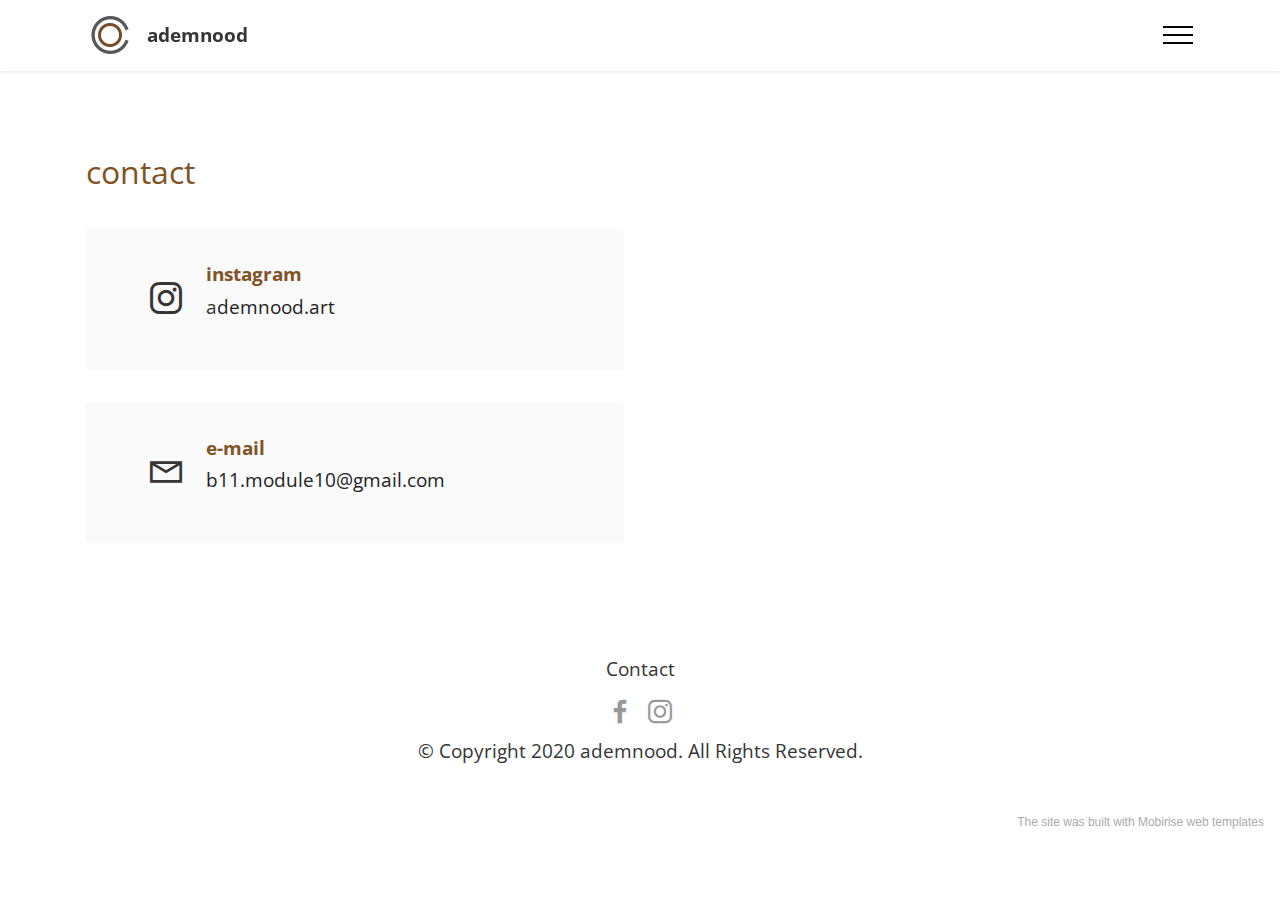
<file: page12.html>
<!DOCTYPE html>
<html  >
<head>
  <!-- Site made with Mobirise Website Builder v5.2.0, https://mobirise.com -->
  <meta charset="UTF-8">
  <meta http-equiv="X-UA-Compatible" content="IE=edge">
  <meta name="generator" content="Mobirise v5.2.0, mobirise.com">
  <meta name="viewport" content="width=device-width, initial-scale=1, minimum-scale=1">
  <link rel="shortcut icon" href="assets/images/logo-b11artboard-52x-96x96.png" type="image/x-icon">
  <meta name="description" content="">
  
  
  <title>Contact</title>
  <link rel="stylesheet" href="assets/web/assets/mobirise-icons2/mobirise2.css">
  <link rel="stylesheet" href="assets/tether/tether.min.css">
  <link rel="stylesheet" href="assets/bootstrap/css/bootstrap.min.css">
  <link rel="stylesheet" href="assets/bootstrap/css/bootstrap-grid.min.css">
  <link rel="stylesheet" href="assets/bootstrap/css/bootstrap-reboot.min.css">
  <link rel="stylesheet" href="assets/dropdown/css/style.css">
  <link rel="stylesheet" href="assets/socicon/css/styles.css">
  <link rel="stylesheet" href="assets/theme/css/style.css">
  <link rel="preload" as="style" href="assets/mobirise/css/mbr-additional.css"><link rel="stylesheet" href="assets/mobirise/css/mbr-additional.css" type="text/css">
  
  
  
  
</head>
<body>
  
  <section class="menu menu2 cid-skQhzaKQlz" once="menu" id="menu2-47">
    
    <nav class="navbar navbar-dropdown navbar-fixed-top collapsed">
        <div class="container">
            <div class="navbar-brand">
                <span class="navbar-logo">
                    <a href="https://mobiri.se">
                        <img src="assets/images/logo-b11artboard-52x-96x96.png" alt="Mobirise" style="height: 3rem;">
                    </a>
                </span>
                <span class="navbar-caption-wrap"><a class="navbar-caption text-primary display-7" href="https://mobiri.se">ademnood</a></span>
            </div>
            <button class="navbar-toggler" type="button" data-toggle="collapse" data-target="#navbarSupportedContent" aria-controls="navbarNavAltMarkup" aria-expanded="false" aria-label="Toggle navigation">
                <div class="hamburger">
                    <span></span>
                    <span></span>
                    <span></span>
                    <span></span>
                </div>
            </button>
            <div class="collapse navbar-collapse" id="navbarSupportedContent">
                <ul class="navbar-nav nav-dropdown nav-right" data-app-modern-menu="true"><li class="nav-item"><a class="nav-link link text-black text-primary display-4" href="page10.html">Proces</a></li>
                    <li class="nav-item"><a class="nav-link link text-black text-primary display-4" href="page9.html">
                            concept</a></li>
                    <li class="nav-item"><a class="nav-link link text-black text-primary display-4" href="page1.html">result</a>
                    </li><li class="nav-item"><a class="nav-link link text-black text-primary display-4" href="page4.html">team</a></li><li class="nav-item"><a class="nav-link link text-black text-primary display-4" href="page2.html">location</a></li><li class="nav-item"><a class="nav-link link text-black text-primary display-4" href="page12.html">contact</a></li></ul>
                <div class="icons-menu">
                    <a class="iconfont-wrapper" href="https://www.facebook.com/Constante-Confrontatie-103755984905448/?tn-str=k*F" target="_blank">
                        <span class="p-2 mbr-iconfont socicon-facebook socicon"></span>
                    </a>
                    <a class="iconfont-wrapper" href="https://www.instagram.com/ademnood.art/" target="_blank">
                        <span class="p-2 mbr-iconfont socicon-instagram socicon" style="color: rgb(187, 187, 187); fill: rgb(187, 187, 187);"></span>
                    </a>
                    
                    
                </div>
                
            </div>
        </div>
    </nav>
</section>

<section class="contacts3 map1 cid-sj8HMDeoCz" id="contacts3-3p">

    
    
    <div class="container">
        <div class="mbr-section-head">
            
            <h4 class="mbr-section-subtitle mbr-fonts-style align-center mb-0 mt-2 display-5">contact&nbsp;</h4>
        </div>
        <div class="row justify-content-center mt-4">
            <div class="card col-12 col-md-6">
                <div class="card-wrapper">
                    <div class="image-wrapper">
                        <a href="https://www.instagram.com/ademnood.art/" target="_blank"><span class="mbr-iconfont socicon-instagram socicon" style="color: rgb(53, 53, 53); fill: rgb(53, 53, 53);"></span></a>
                    </div>
                    <div class="text-wrapper">
                        <h6 class="card-title mbr-fonts-style mb-1 display-7"><strong>instagram</strong></h6>
                        <p class="mbr-text mbr-fonts-style display-7">
                            <a href="tel:+12345678910" class="text-primary">a</a>demnood.art</p>
                    </div>
                </div>
                <div class="card-wrapper">
                    <div class="image-wrapper">
                        <span class="mbr-iconfont mobi-mbri-letter mobi-mbri" style="color: rgb(53, 53, 53); fill: rgb(53, 53, 53);"></span>
                    </div>
                    <div class="text-wrapper">
                        <h6 class="card-title mbr-fonts-style mb-1 display-7"><strong>e-mail</strong>
                        </h6>
                        <p class="mbr-text mbr-fonts-style display-7">b11.module10@gmail.com&nbsp; &nbsp; &nbsp; &nbsp; &nbsp; &nbsp; &nbsp; &nbsp; &nbsp;</p>
                    </div>
                </div>
            </div>
            <div class="map-wrapper col-12 col-md-6">
                <div class="google-map"><iframe frameborder="0" style="border:0" src="https://www.google.com/maps/embed/v1/place?key=AIzaSyCZI5F_k6S1k46ujh0SNrapM89f7mJxd30&amp;q=Stokerijstraat 13, 2110 Wijnegem" allowfullscreen=""></iframe></div>
            </div>
        </div>
    </div>
</section>

<section class="footer3 cid-shlRQKzW8U" once="footers" id="footer3-3o">

    

    

    <div class="container">
        <div class="media-container-row align-center mbr-white">
            <div class="row row-links">
                <ul class="foot-menu">
                    
                    
                    
                    
                    
                <li class="foot-menu-item mbr-fonts-style display-7"><a href="page2.html" class="text-primary">Contact</a></li></ul>
            </div>
            <div class="row social-row">
                <div class="social-list align-right pb-2">
                    
                    
                    
                    
                    
                    
                <div class="soc-item">
                        <a href="https://www.facebook.com/Constante-Confrontatie-103755984905448/?tn-str=k*F" target="_blank">
                            <span class="mbr-iconfont mbr-iconfont-social socicon-facebook socicon" style="color: rgb(53, 53, 53); fill: rgb(53, 53, 53);"></span>
                        </a>
                    </div><div class="soc-item">
                        <a href="https://www.instagram.com/ademnood.art/" target="_blank">
                            <span class="mbr-iconfont mbr-iconfont-social socicon-instagram socicon" style="color: rgb(53, 53, 53); fill: rgb(53, 53, 53);"></span>
                        </a>
                    </div></div>
            </div>
            <div class="row row-copirayt">
                <p class="mbr-text mb-0 mbr-fonts-style mbr-white align-center display-7">
                    © Copyright 2020 ademnood. All Rights Reserved.
                </p>
            </div>
        </div>
    </div>
</section><section style="background-color: #fff; font-family: -apple-system, BlinkMacSystemFont, 'Segoe UI', 'Roboto', 'Helvetica Neue', Arial, sans-serif; color:#aaa; font-size:12px; padding: 0; align-items: center; display: flex;"><a href="https://mobirise.site/x" style="flex: 1 1; height: 3rem; padding-left: 1rem;"></a><p style="flex: 0 0 auto; margin:0; padding-right:1rem;"><a href="https://mobirise.site/q" style="color:#aaa;">The site</a> was built with Mobirise web templates</p></section><script src="assets/web/assets/jquery/jquery.min.js"></script>  <script src="assets/popper/popper.min.js"></script>  <script src="assets/tether/tether.min.js"></script>  <script src="assets/bootstrap/js/bootstrap.min.js"></script>  <script src="assets/smoothscroll/smooth-scroll.js"></script>  <script src="assets/dropdown/js/nav-dropdown.js"></script>  <script src="assets/dropdown/js/navbar-dropdown.js"></script>  <script src="assets/touchswipe/jquery.touch-swipe.min.js"></script>  <script src="assets/theme/js/script.js"></script>  
  
  
</body>
</html>
</file>
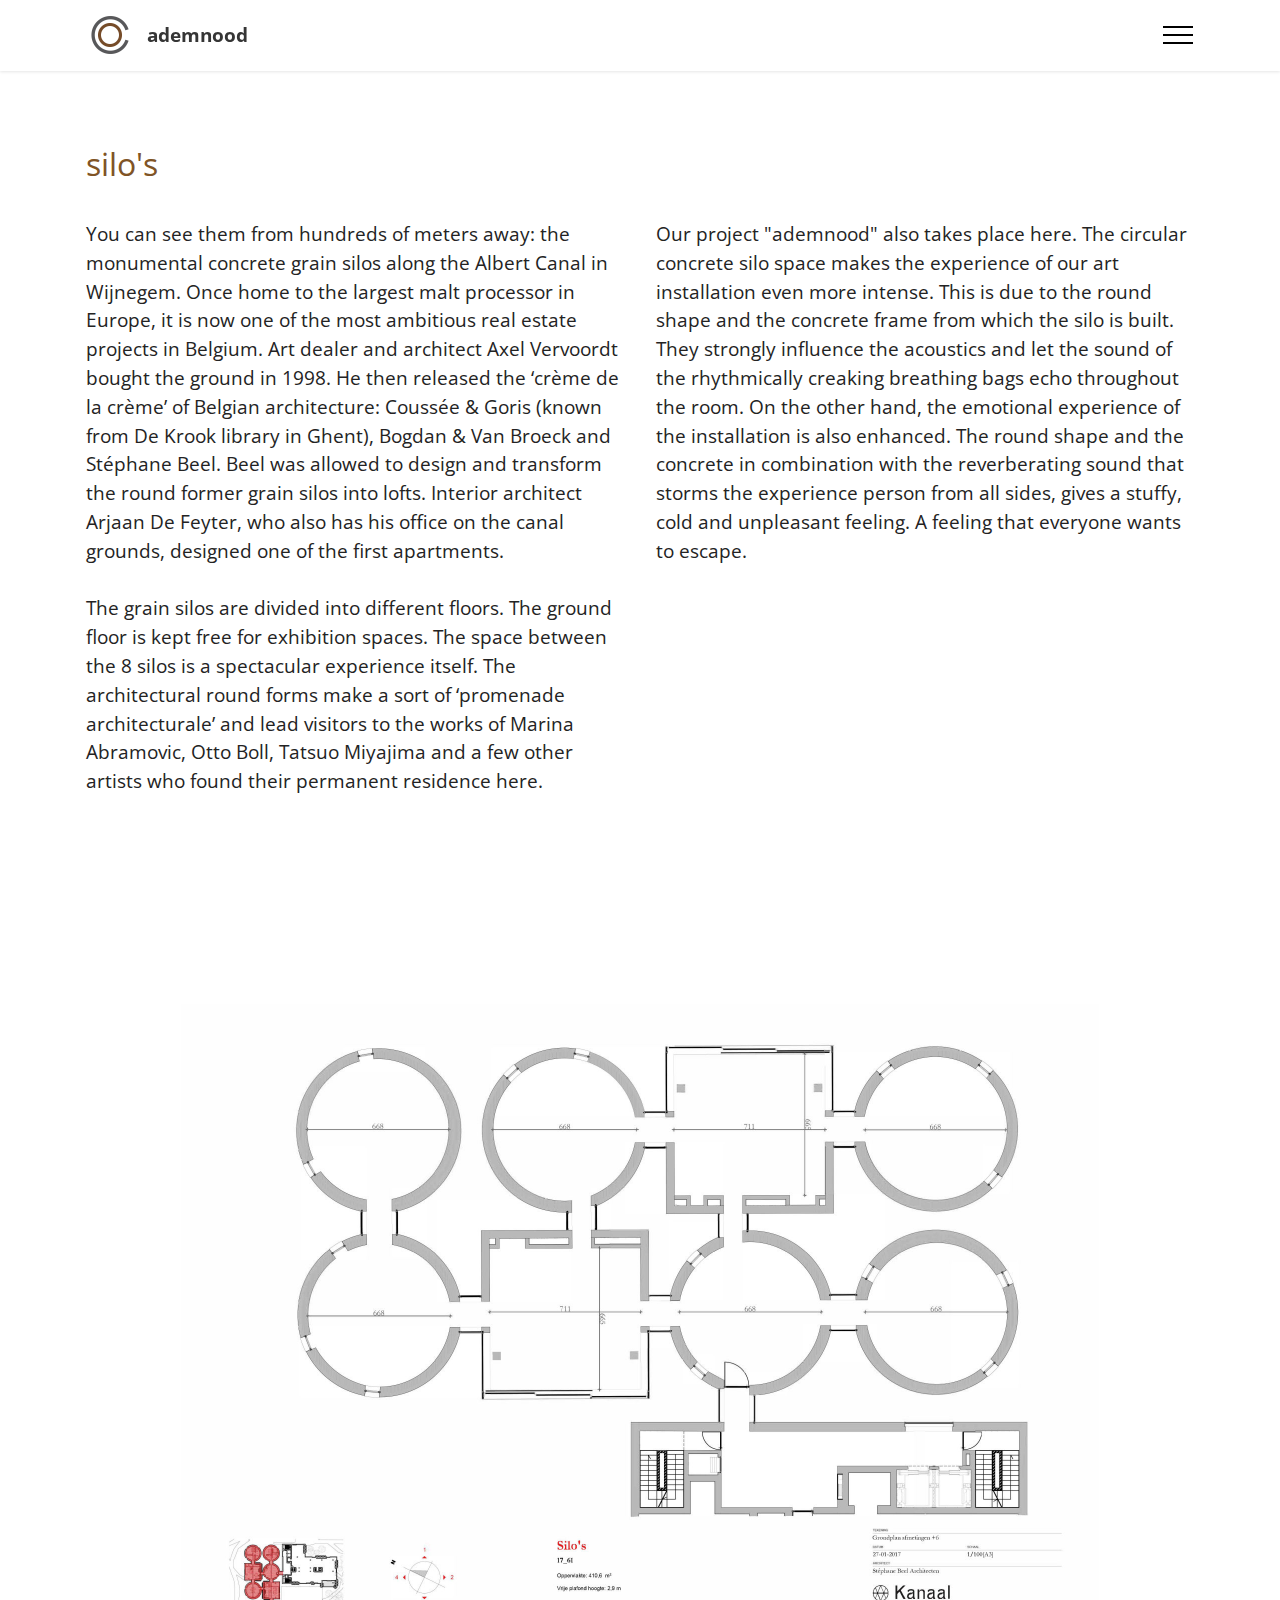
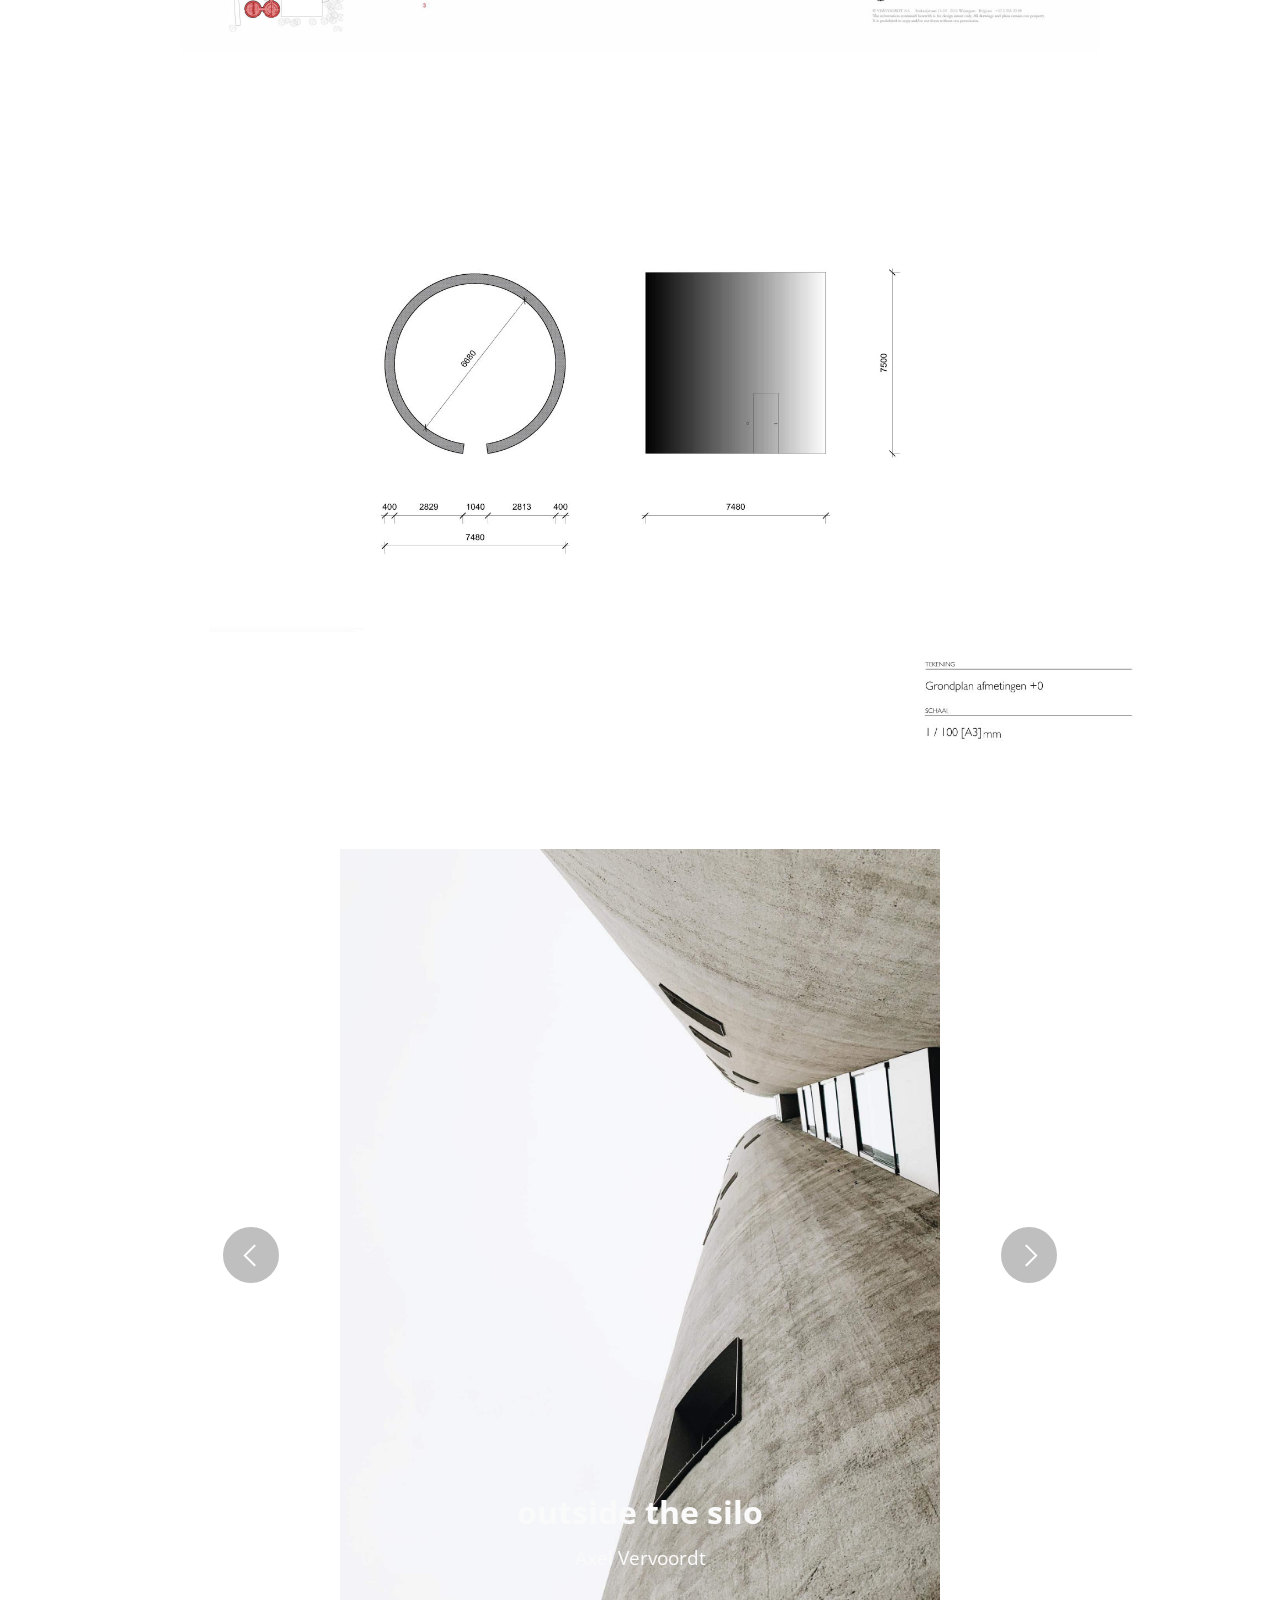
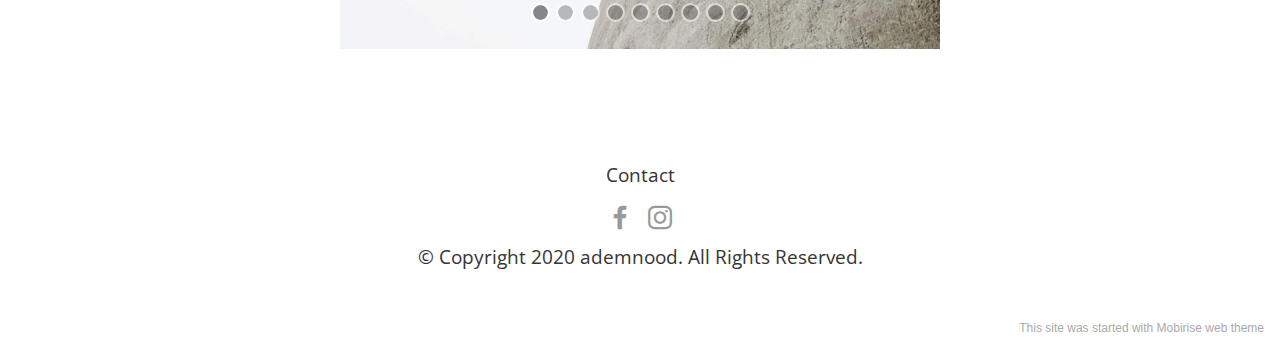
<file: page2.html>
<!DOCTYPE html>
<html  >
<head>
  <!-- Site made with Mobirise Website Builder v5.2.0, https://mobirise.com -->
  <meta charset="UTF-8">
  <meta http-equiv="X-UA-Compatible" content="IE=edge">
  <meta name="generator" content="Mobirise v5.2.0, mobirise.com">
  <meta name="viewport" content="width=device-width, initial-scale=1, minimum-scale=1">
  <link rel="shortcut icon" href="assets/images/logo-b11artboard-52x-96x96.png" type="image/x-icon">
  <meta name="description" content="">
  
  
  <title>Location</title>
  <link rel="stylesheet" href="assets/web/assets/mobirise-icons2/mobirise2.css">
  <link rel="stylesheet" href="assets/tether/tether.min.css">
  <link rel="stylesheet" href="assets/bootstrap/css/bootstrap.min.css">
  <link rel="stylesheet" href="assets/bootstrap/css/bootstrap-grid.min.css">
  <link rel="stylesheet" href="assets/bootstrap/css/bootstrap-reboot.min.css">
  <link rel="stylesheet" href="assets/dropdown/css/style.css">
  <link rel="stylesheet" href="assets/socicon/css/styles.css">
  <link rel="stylesheet" href="assets/theme/css/style.css">
  <link rel="preload" as="style" href="assets/mobirise/css/mbr-additional.css"><link rel="stylesheet" href="assets/mobirise/css/mbr-additional.css" type="text/css">
  
  
  
  
</head>
<body>
  
  <section class="menu menu2 cid-skQhzaKQlz" once="menu" id="menu2-47">
    
    <nav class="navbar navbar-dropdown navbar-fixed-top collapsed">
        <div class="container">
            <div class="navbar-brand">
                <span class="navbar-logo">
                    <a href="https://mobiri.se">
                        <img src="assets/images/logo-b11artboard-52x-96x96.png" alt="Mobirise" style="height: 3rem;">
                    </a>
                </span>
                <span class="navbar-caption-wrap"><a class="navbar-caption text-primary display-7" href="https://mobiri.se">ademnood</a></span>
            </div>
            <button class="navbar-toggler" type="button" data-toggle="collapse" data-target="#navbarSupportedContent" aria-controls="navbarNavAltMarkup" aria-expanded="false" aria-label="Toggle navigation">
                <div class="hamburger">
                    <span></span>
                    <span></span>
                    <span></span>
                    <span></span>
                </div>
            </button>
            <div class="collapse navbar-collapse" id="navbarSupportedContent">
                <ul class="navbar-nav nav-dropdown nav-right" data-app-modern-menu="true"><li class="nav-item"><a class="nav-link link text-black text-primary display-4" href="page10.html">Proces</a></li>
                    <li class="nav-item"><a class="nav-link link text-black text-primary display-4" href="page9.html">
                            concept</a></li>
                    <li class="nav-item"><a class="nav-link link text-black text-primary display-4" href="page1.html">result</a>
                    </li><li class="nav-item"><a class="nav-link link text-black text-primary display-4" href="page4.html">team</a></li><li class="nav-item"><a class="nav-link link text-black text-primary display-4" href="page2.html">location</a></li><li class="nav-item"><a class="nav-link link text-black text-primary display-4" href="page12.html">contact</a></li></ul>
                <div class="icons-menu">
                    <a class="iconfont-wrapper" href="https://www.facebook.com/Constante-Confrontatie-103755984905448/?tn-str=k*F" target="_blank">
                        <span class="p-2 mbr-iconfont socicon-facebook socicon"></span>
                    </a>
                    <a class="iconfont-wrapper" href="https://www.instagram.com/ademnood.art/" target="_blank">
                        <span class="p-2 mbr-iconfont socicon-instagram socicon" style="color: rgb(187, 187, 187); fill: rgb(187, 187, 187);"></span>
                    </a>
                    
                    
                </div>
                
            </div>
        </div>
    </nav>
</section>

<section class="content10 cid-skQMJQfgHG" id="content10-4k">
    
    <div class="container">
        <div class="row justify-content-center">
            <div class="col-12 col-md">
                
                <h6 class="mbr-section-subtitle mbr-fonts-style mb-4 display-5">
                    silo's</h6>
            </div>
            <div class="col-md-12 col-lg-6">
                <p class="mbr-text mbr-fonts-style display-7"></p>
            </div>
        </div>
    </div>
</section>

<section class="content10 cid-skQMKOcEgq" id="content10-4l">
    
    <div class="container">
        <div class="row justify-content-center">
            <div class="col-12 col-md">
                
                <h6 class="mbr-section-subtitle mbr-fonts-style mb-4 display-7">You can see them from hundreds of meters away: the monumental concrete grain silos along the Albert Canal in Wijnegem. Once home to the largest malt processor in Europe, it is now one of the most ambitious real estate projects in Belgium. Art dealer and architect Axel Vervoordt bought the ground in 1998. He then released the ‘crème de la crème’ of Belgian architecture: Coussée &amp; Goris (known from De Krook library in Ghent), Bogdan &amp; Van Broeck and Stéphane Beel. Beel was allowed to design and transform the round former grain silos into lofts. Interior architect Arjaan De Feyter, who also has his office on the canal grounds, designed one of the first apartments.&nbsp;<div><br></div><div>The grain silos are divided into different floors. The ground floor is kept free for exhibition spaces. The space between the 8 silos is a spectacular experience itself. The architectural round forms make a sort of ‘promenade architecturale’ and lead visitors to the works of Marina Abramovic, Otto Boll, Tatsuo Miyajima and a few other artists who found their permanent residence here.&nbsp;</div></h6>
            </div>
            <div class="col-md-12 col-lg-6">
                <p class="mbr-text mbr-fonts-style display-7">Our project "ademnood" also takes place here. The circular concrete silo space makes the experience of our art installation even more intense. This is due to the round shape and the concrete frame from which the silo is built. They strongly influence the acoustics and let the sound of the rhythmically creaking breathing bags echo throughout the room. On the other hand, the emotional experience of the installation is also enhanced. The round shape and the concrete in combination with the reverberating sound that storms the experience person from all sides, gives a stuffy, cold and unpleasant feeling. A feeling that everyone wants to escape.&nbsp;</p>
            </div>
        </div>
    </div>
</section>

<section class="image3 cid-sj8O9gNpVZ" id="image3-3q">
    

    

    <div class="container">
        <div class="row justify-content-center">
            <div class="col-12 col-lg-10">
                <div class="image-wrapper">
                    <img src="assets/images/grondplannen-maal-6-1836x1298.jpg" alt="Mobirise">
                    
                </div>
            </div>
        </div>
    </div>
</section>

<section class="image3 cid-sj8P9g37hh" id="image3-3r">
    

    

    <div class="container">
        <div class="row justify-content-center">
            <div class="col-12 col-lg-11">
                <div class="image-wrapper">
                    <img src="assets/images/grondplan-1836x1298.jpg" alt="Mobirise">
                    
                </div>
            </div>
        </div>
    </div>
</section>

<section class="slider2 cid-sjeO7Y6eDD" id="slider2-3s">
    

    
    <div class="container">
        <div class="row justify-content-center">
            <div class="col-12 col-md-10">
                <div class="carousel slide" id="skQNttB0CG" data-interval="5000">
                    
                    <ol class="carousel-indicators">
                        <li data-slide-to="0" class="active" data-target="#skQNttB0CG"></li>
                        <li data-slide-to="1" data-target="#skQNttB0CG"></li>
                        <li data-slide-to="2" data-target="#skQNttB0CG"></li><li data-slide-to="3" data-target="#skQNttB0CG"></li><li data-slide-to="4" data-target="#skQNttB0CG"></li><li data-slide-to="5" data-target="#skQNttB0CG"></li><li data-slide-to="6" data-target="#skQNttB0CG"></li><li data-slide-to="7" data-target="#skQNttB0CG"></li><li data-slide-to="8" data-target="#skQNttB0CG"></li>
                    </ol>
                    <div class="carousel-inner">
                        <div class="carousel-item slider-image item active">
                            <div class="item-wrapper">
                                <img class="d-block w-100" src="assets/images/silo-1-1536x2048.jpg">
                                <div class="carousel-caption d-none d-md-block">
                                    <h5 class="mbr-section-subtitle mbr-fonts-style display-5"><strong>outside the silo</strong></h5>
                                    <p class="mbr-section-text mbr-fonts-style display-7">
                                        Axel Vervoordt</p>
                                </div>
                            </div>
                        </div>
                        <div class="carousel-item slider-image item">
                            <div class="item-wrapper">
                                <img class="d-block w-100" src="assets/images/silo-2-1539x1984.jpg">
                                <div class="carousel-caption d-none d-md-block">
                                    <h5 class="mbr-section-subtitle mbr-fonts-style display-5">
                                        <strong>outside the silo</strong></h5>
                                    <p class="mbr-section-text mbr-fonts-style display-7">
                                        Axel Vervoordt</p>
                                </div>
                            </div>
                        </div>
                        <div class="carousel-item slider-image item">
                            <div class="item-wrapper">
                                <img class="d-block w-100" src="assets/images/silo-3-1514x2048.jpg">
                                <div class="carousel-caption d-none d-md-block">
                                    <h5 class="mbr-section-subtitle mbr-fonts-style display-5">
                                        <strong>outside the silo</strong></h5>
                                    <p class="mbr-section-text mbr-fonts-style display-7">
                                        Axel Vervoordt</p>
                                </div>
                            </div>
                        </div><div class="carousel-item slider-image item">
                            <div class="item-wrapper">
                                <img class="d-block w-100" src="assets/images/silo-4-1514x2019.jpg">
                                <div class="carousel-caption d-none d-md-block">
                                    <h5 class="mbr-section-subtitle mbr-fonts-style display-5">
                                        <strong>outside the silo</strong></h5>
                                    <p class="mbr-section-text mbr-fonts-style display-7">
                                        Axel Vervoordt</p>
                                </div>
                            </div>
                        </div><div class="carousel-item slider-image item">
                            <div class="item-wrapper">
                                <img class="d-block w-100" src="assets/images/silo-5-1514x2019.jpg">
                                <div class="carousel-caption d-none d-md-block">
                                    <h5 class="mbr-section-subtitle mbr-fonts-style display-5">
                                        <strong>outside the silo</strong></h5>
                                    <p class="mbr-section-text mbr-fonts-style display-7">
                                        Axel Vervoordt</p>
                                </div>
                            </div>
                        </div><div class="carousel-item slider-image item">
                            <div class="item-wrapper">
                                <img class="d-block w-100" src="assets/images/silo-6-1482x2048.jpg">
                                <div class="carousel-caption d-none d-md-block">
                                    <h5 class="mbr-section-subtitle mbr-fonts-style display-5">
                                        <strong>outside the silo</strong></h5>
                                    <p class="mbr-section-text mbr-fonts-style display-7">
                                        Axel vervoordt</p>
                                </div>
                            </div>
                        </div><div class="carousel-item slider-image item">
                            <div class="item-wrapper">
                                <img class="d-block w-100" src="assets/images/silo-7-1422x2048.jpg">
                                <div class="carousel-caption d-none d-md-block">
                                    <h5 class="mbr-section-subtitle mbr-fonts-style display-5">
                                        <strong>our silo</strong></h5>
                                    <p class="mbr-section-text mbr-fonts-style display-7">
                                        Axel Vervoordt</p>
                                </div>
                            </div>
                        </div><div class="carousel-item slider-image item">
                            <div class="item-wrapper">
                                <img class="d-block w-100" src="assets/images/silo-8-1346x2048.jpg">
                                <div class="carousel-caption d-none d-md-block">
                                    <h5 class="mbr-section-subtitle mbr-fonts-style display-5">
                                        <strong>our silo</strong></h5>
                                    <p class="mbr-section-text mbr-fonts-style display-7">
                                        Axel vervoordt</p>
                                </div>
                            </div>
                        </div><div class="carousel-item slider-image item">
                            <div class="item-wrapper">
                                <img class="d-block w-100" src="assets/images/silo-9-1346x1886.jpg">
                                <div class="carousel-caption d-none d-md-block">
                                    <h5 class="mbr-section-subtitle mbr-fonts-style display-5"><strong>our silo</strong></h5>
                                    <p class="mbr-section-text mbr-fonts-style display-7">
                                        Axel Vervoordt</p>
                                </div>
                            </div>
                        </div>
                    </div>
                    <a class="carousel-control carousel-control-prev" role="button" data-slide="prev" href="#skQNttB0CG">
                        <span class="mobi-mbri mobi-mbri-arrow-prev" aria-hidden="true"></span>
                        <span class="sr-only">Previous</span>
                    </a>
                    <a class="carousel-control carousel-control-next" role="button" data-slide="next" href="#skQNttB0CG">
                        <span class="mobi-mbri mobi-mbri-arrow-next" aria-hidden="true"></span>
                        <span class="sr-only">Next</span>
                    </a>
                </div>
            </div>
        </div>
    </div>
</section>

<section class="footer3 cid-shlRQKzW8U" once="footers" id="footer3-n">

    

    

    <div class="container">
        <div class="media-container-row align-center mbr-white">
            <div class="row row-links">
                <ul class="foot-menu">
                    
                    
                    
                    
                    
                <li class="foot-menu-item mbr-fonts-style display-7"><a href="page2.html" class="text-primary">Contact</a></li></ul>
            </div>
            <div class="row social-row">
                <div class="social-list align-right pb-2">
                    
                    
                    
                    
                    
                    
                <div class="soc-item">
                        <a href="https://www.facebook.com/Constante-Confrontatie-103755984905448/?tn-str=k*F" target="_blank">
                            <span class="mbr-iconfont mbr-iconfont-social socicon-facebook socicon" style="color: rgb(53, 53, 53); fill: rgb(53, 53, 53);"></span>
                        </a>
                    </div><div class="soc-item">
                        <a href="https://www.instagram.com/ademnood.art/" target="_blank">
                            <span class="mbr-iconfont mbr-iconfont-social socicon-instagram socicon" style="color: rgb(53, 53, 53); fill: rgb(53, 53, 53);"></span>
                        </a>
                    </div></div>
            </div>
            <div class="row row-copirayt">
                <p class="mbr-text mb-0 mbr-fonts-style mbr-white align-center display-7">
                    © Copyright 2020 ademnood. All Rights Reserved.
                </p>
            </div>
        </div>
    </div>
</section><section style="background-color: #fff; font-family: -apple-system, BlinkMacSystemFont, 'Segoe UI', 'Roboto', 'Helvetica Neue', Arial, sans-serif; color:#aaa; font-size:12px; padding: 0; align-items: center; display: flex;"><a href="https://mobirise.site/s" style="flex: 1 1; height: 3rem; padding-left: 1rem;"></a><p style="flex: 0 0 auto; margin:0; padding-right:1rem;"><a href="https://mobirise.site/q" style="color:#aaa;">This site</a> was started with Mobirise web theme</p></section><script src="assets/web/assets/jquery/jquery.min.js"></script>  <script src="assets/popper/popper.min.js"></script>  <script src="assets/tether/tether.min.js"></script>  <script src="assets/bootstrap/js/bootstrap.min.js"></script>  <script src="assets/smoothscroll/smooth-scroll.js"></script>  <script src="assets/dropdown/js/nav-dropdown.js"></script>  <script src="assets/dropdown/js/navbar-dropdown.js"></script>  <script src="assets/touchswipe/jquery.touch-swipe.min.js"></script>  <script src="assets/theme/js/script.js"></script>  
  
  
</body>
</html>
</file>
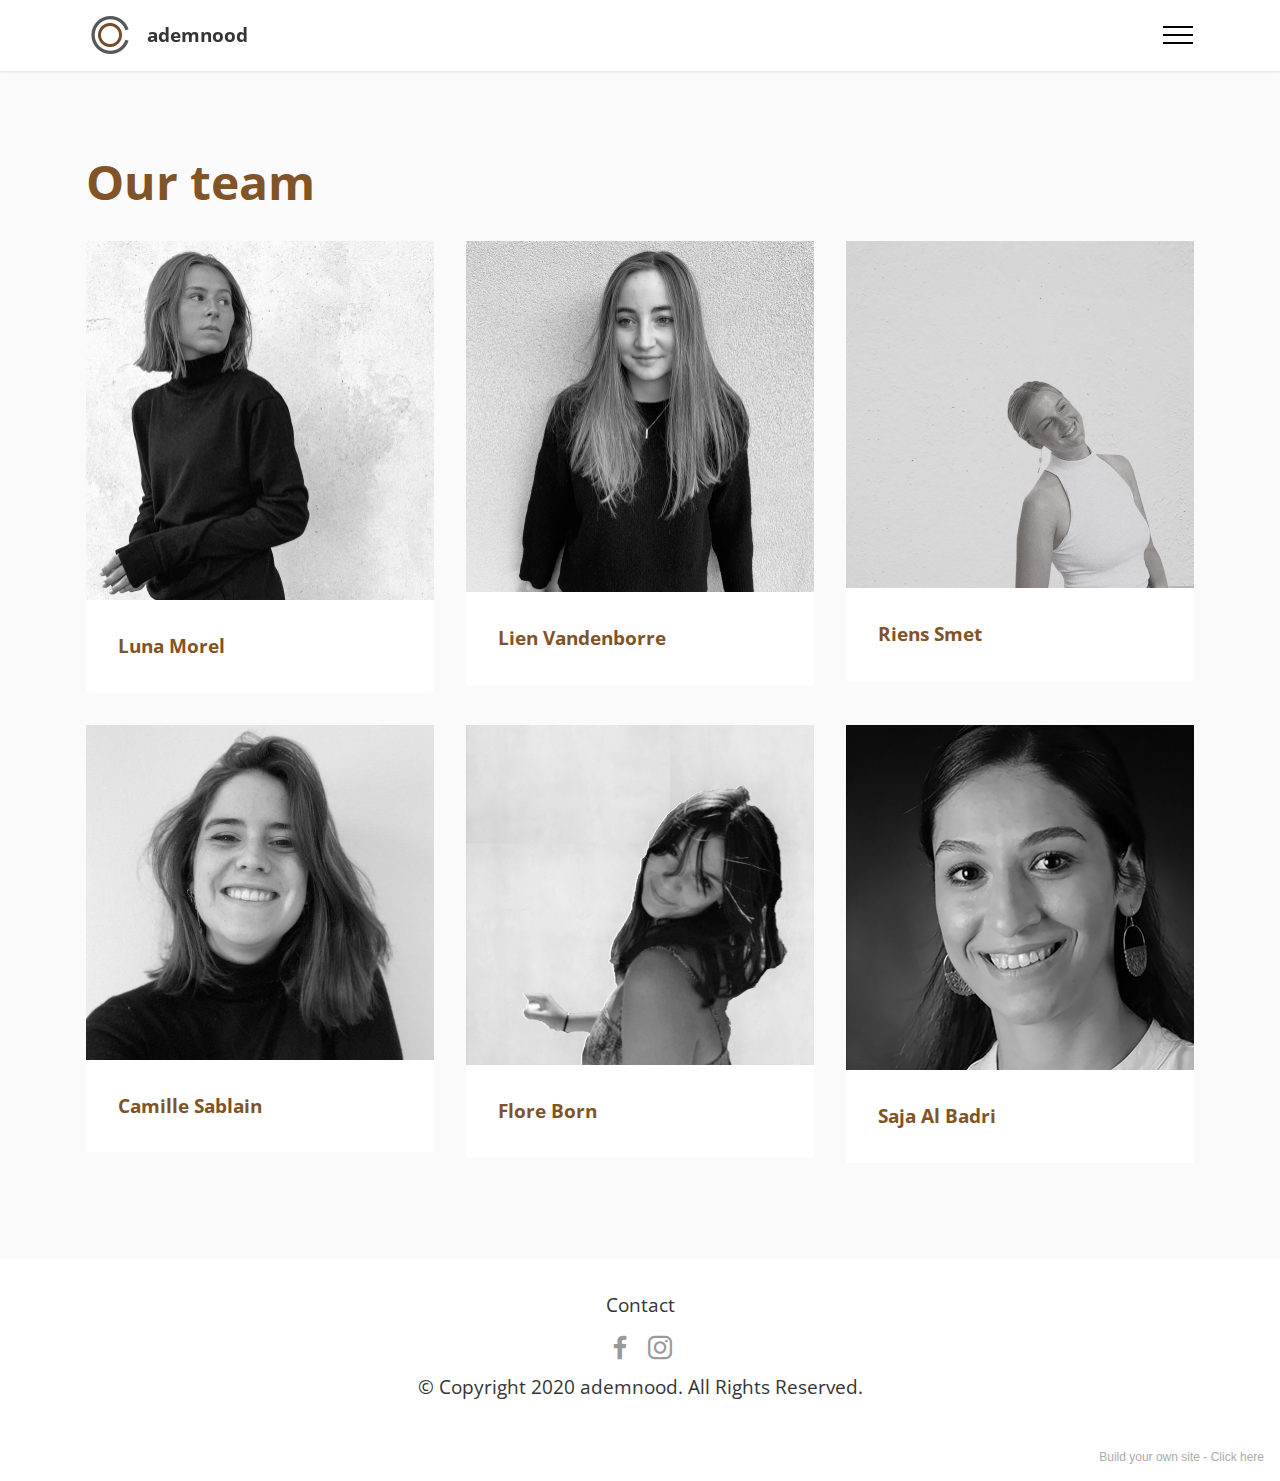
<file: page4.html>
<!DOCTYPE html>
<html  >
<head>
  <!-- Site made with Mobirise Website Builder v5.2.0, https://mobirise.com -->
  <meta charset="UTF-8">
  <meta http-equiv="X-UA-Compatible" content="IE=edge">
  <meta name="generator" content="Mobirise v5.2.0, mobirise.com">
  <meta name="viewport" content="width=device-width, initial-scale=1, minimum-scale=1">
  <link rel="shortcut icon" href="assets/images/logo-b11artboard-52x-96x96.png" type="image/x-icon">
  <meta name="description" content="">
  
  
  <title>Team</title>
  <link rel="stylesheet" href="assets/tether/tether.min.css">
  <link rel="stylesheet" href="assets/bootstrap/css/bootstrap.min.css">
  <link rel="stylesheet" href="assets/bootstrap/css/bootstrap-grid.min.css">
  <link rel="stylesheet" href="assets/bootstrap/css/bootstrap-reboot.min.css">
  <link rel="stylesheet" href="assets/dropdown/css/style.css">
  <link rel="stylesheet" href="assets/socicon/css/styles.css">
  <link rel="stylesheet" href="assets/theme/css/style.css">
  <link rel="preload" as="style" href="assets/mobirise/css/mbr-additional.css"><link rel="stylesheet" href="assets/mobirise/css/mbr-additional.css" type="text/css">
  
  
  
  
</head>
<body>
  
  <section class="menu menu2 cid-skQhzaKQlz" once="menu" id="menu2-47">
    
    <nav class="navbar navbar-dropdown navbar-fixed-top collapsed">
        <div class="container">
            <div class="navbar-brand">
                <span class="navbar-logo">
                    <a href="https://mobiri.se">
                        <img src="assets/images/logo-b11artboard-52x-96x96.png" alt="Mobirise" style="height: 3rem;">
                    </a>
                </span>
                <span class="navbar-caption-wrap"><a class="navbar-caption text-primary display-7" href="https://mobiri.se">ademnood</a></span>
            </div>
            <button class="navbar-toggler" type="button" data-toggle="collapse" data-target="#navbarSupportedContent" aria-controls="navbarNavAltMarkup" aria-expanded="false" aria-label="Toggle navigation">
                <div class="hamburger">
                    <span></span>
                    <span></span>
                    <span></span>
                    <span></span>
                </div>
            </button>
            <div class="collapse navbar-collapse" id="navbarSupportedContent">
                <ul class="navbar-nav nav-dropdown nav-right" data-app-modern-menu="true"><li class="nav-item"><a class="nav-link link text-black text-primary display-4" href="page10.html">Proces</a></li>
                    <li class="nav-item"><a class="nav-link link text-black text-primary display-4" href="page9.html">
                            concept</a></li>
                    <li class="nav-item"><a class="nav-link link text-black text-primary display-4" href="page1.html">result</a>
                    </li><li class="nav-item"><a class="nav-link link text-black text-primary display-4" href="page4.html">team</a></li><li class="nav-item"><a class="nav-link link text-black text-primary display-4" href="page2.html">location</a></li><li class="nav-item"><a class="nav-link link text-black text-primary display-4" href="page12.html">contact</a></li></ul>
                <div class="icons-menu">
                    <a class="iconfont-wrapper" href="https://www.facebook.com/Constante-Confrontatie-103755984905448/?tn-str=k*F" target="_blank">
                        <span class="p-2 mbr-iconfont socicon-facebook socicon"></span>
                    </a>
                    <a class="iconfont-wrapper" href="https://www.instagram.com/ademnood.art/" target="_blank">
                        <span class="p-2 mbr-iconfont socicon-instagram socicon" style="color: rgb(187, 187, 187); fill: rgb(187, 187, 187);"></span>
                    </a>
                    
                    
                </div>
                
            </div>
        </div>
    </nav>
</section>

<section class="team1 cid-sj4xZPcawt" id="team1-3g">
    

    
    <div class="container">
        <div class="row justify-content-center">
            <div class="col-12">
                <h3 class="mbr-section-title mbr-fonts-style align-center mb-4 display-2">
                    <strong>Our team</strong>
                </h3>
                
            </div>
            <div class="col-sm-6 col-lg-4">
                <div class="card-wrap">
                    <div class="image-wrap">
                        <img src="assets/images/luna.3-696x719.jpg" alt="">
                    </div>
                    <div class="content-wrap">
                        <h5 class="mbr-section-title card-title mbr-fonts-style align-center m-0 display-7">
                            <strong>Luna Morel</strong></h5>
                        
                        
                        
                        
                    </div>
                </div>
            </div>

            <div class="col-sm-6 col-lg-4">
                <div class="card-wrap">
                    <div class="image-wrap">
                        <img src="assets/images/lien.1-696x703.png" alt="">
                    </div>
                    <div class="content-wrap">
                        <h5 class="mbr-section-title card-title mbr-fonts-style align-center m-0 display-7">
                            <strong>Lien Vandenborre</strong></h5>
                        
                        
                        
                        
                    </div>
                </div>
            </div>

            <div class="col-sm-6 col-lg-4">
                <div class="card-wrap">
                    <div class="image-wrap">
                        <img src="assets/images/riens-696x694.jpg" alt="">
                    </div>
                    <div class="content-wrap">
                        <h5 class="mbr-section-title card-title mbr-fonts-style align-center m-0 display-7">
                            <strong>Riens Smet</strong></h5>
                        
                        
                        
                        
                    </div>
                </div>
            </div>

            
        </div>
    </div>
</section>

<section class="team1 cid-sj4xOUSoX7" id="team1-3f">
    

    
    <div class="container">
        <div class="row justify-content-center">
            <div class="col-12">
                <h3 class="mbr-section-title mbr-fonts-style align-center mb-4 display-2"></h3>
                
            </div>
            <div class="col-sm-6 col-lg-4">
                <div class="card-wrap">
                    <div class="image-wrap">
                        <img src="assets/images/camille4.1-696x669.jpg" alt="">
                    </div>
                    <div class="content-wrap">
                        <h5 class="mbr-section-title card-title mbr-fonts-style align-center m-0 display-7">
                            <strong>Camille Sablain</strong></h5>
                        
                        
                        
                        
                    </div>
                </div>
            </div>

            <div class="col-sm-6 col-lg-4">
                <div class="card-wrap">
                    <div class="image-wrap">
                        <img src="assets/images/flore.3-696x679.jpg" alt="">
                    </div>
                    <div class="content-wrap">
                        <h5 class="mbr-section-title card-title mbr-fonts-style align-center m-0 display-7"><strong>Flore Born</strong></h5>
                        
                        
                        
                        
                    </div>
                </div>
            </div>

            <div class="col-sm-6 col-lg-4">
                <div class="card-wrap">
                    <div class="image-wrap">
                        <img src="assets/images/saja.6-696x690.jpg" alt="">
                    </div>
                    <div class="content-wrap">
                        <h5 class="mbr-section-title card-title mbr-fonts-style align-center m-0 display-7">
                            <strong>Saja Al Badri</strong></h5>
                        
                        
                        
                        
                    </div>
                </div>
            </div>

            
        </div>
    </div>
</section>

<section class="footer3 cid-shlRQKzW8U" once="footers" id="footer3-n">

    

    

    <div class="container">
        <div class="media-container-row align-center mbr-white">
            <div class="row row-links">
                <ul class="foot-menu">
                    
                    
                    
                    
                    
                <li class="foot-menu-item mbr-fonts-style display-7"><a href="page2.html" class="text-primary">Contact</a></li></ul>
            </div>
            <div class="row social-row">
                <div class="social-list align-right pb-2">
                    
                    
                    
                    
                    
                    
                <div class="soc-item">
                        <a href="https://www.facebook.com/Constante-Confrontatie-103755984905448/?tn-str=k*F" target="_blank">
                            <span class="mbr-iconfont mbr-iconfont-social socicon-facebook socicon" style="color: rgb(53, 53, 53); fill: rgb(53, 53, 53);"></span>
                        </a>
                    </div><div class="soc-item">
                        <a href="https://www.instagram.com/ademnood.art/" target="_blank">
                            <span class="mbr-iconfont mbr-iconfont-social socicon-instagram socicon" style="color: rgb(53, 53, 53); fill: rgb(53, 53, 53);"></span>
                        </a>
                    </div></div>
            </div>
            <div class="row row-copirayt">
                <p class="mbr-text mb-0 mbr-fonts-style mbr-white align-center display-7">
                    © Copyright 2020 ademnood. All Rights Reserved.
                </p>
            </div>
        </div>
    </div>
</section><section style="background-color: #fff; font-family: -apple-system, BlinkMacSystemFont, 'Segoe UI', 'Roboto', 'Helvetica Neue', Arial, sans-serif; color:#aaa; font-size:12px; padding: 0; align-items: center; display: flex;"><a href="https://mobirise.site/t" style="flex: 1 1; height: 3rem; padding-left: 1rem;"></a><p style="flex: 0 0 auto; margin:0; padding-right:1rem;">Build your own site - <a href="https://mobirise.site/v" style="color:#aaa;">Click here</a></p></section><script src="assets/web/assets/jquery/jquery.min.js"></script>  <script src="assets/popper/popper.min.js"></script>  <script src="assets/tether/tether.min.js"></script>  <script src="assets/bootstrap/js/bootstrap.min.js"></script>  <script src="assets/smoothscroll/smooth-scroll.js"></script>  <script src="assets/dropdown/js/nav-dropdown.js"></script>  <script src="assets/dropdown/js/navbar-dropdown.js"></script>  <script src="assets/touchswipe/jquery.touch-swipe.min.js"></script>  <script src="assets/theme/js/script.js"></script>  
  
  
</body>
</html>
</file>
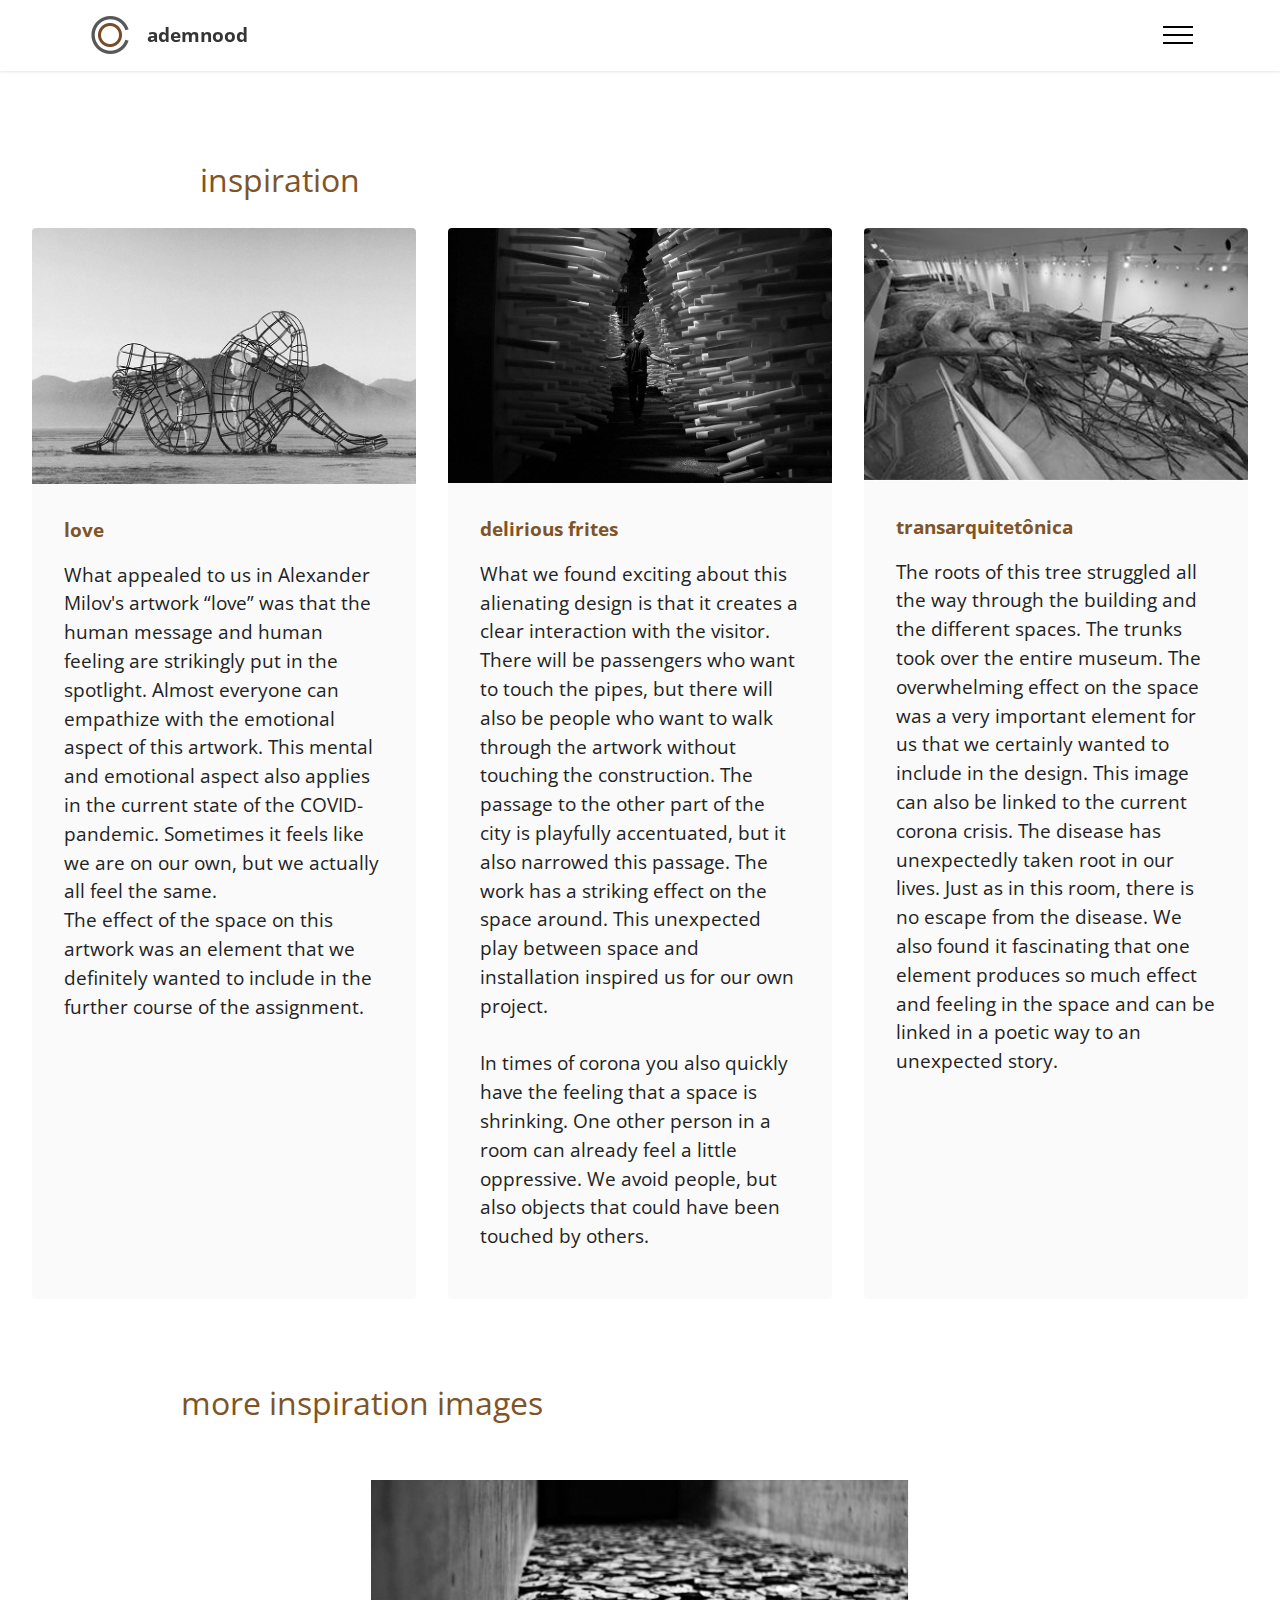
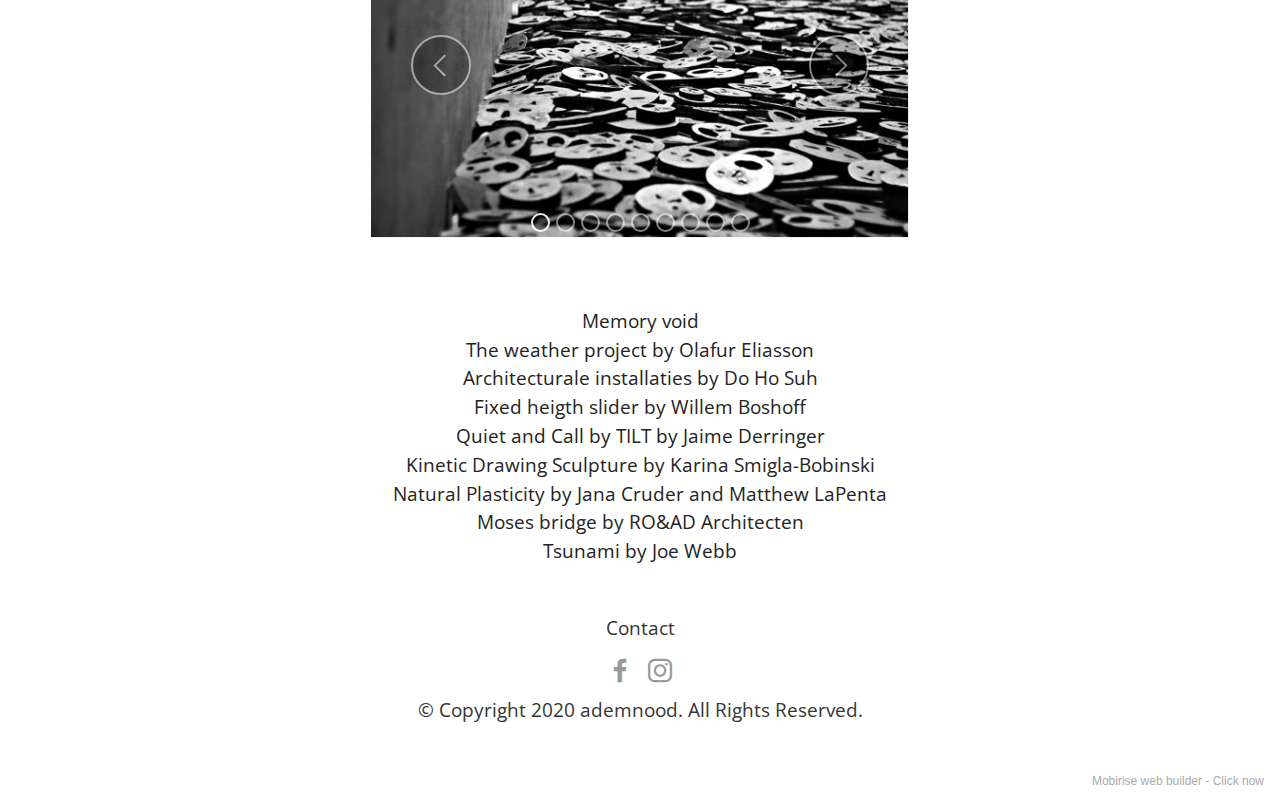
<file: page5.html>
<!DOCTYPE html>
<html  >
<head>
  <!-- Site made with Mobirise Website Builder v5.2.0, https://mobirise.com -->
  <meta charset="UTF-8">
  <meta http-equiv="X-UA-Compatible" content="IE=edge">
  <meta name="generator" content="Mobirise v5.2.0, mobirise.com">
  <meta name="viewport" content="width=device-width, initial-scale=1, minimum-scale=1">
  <link rel="shortcut icon" href="assets/images/logo-b11artboard-52x-96x96.png" type="image/x-icon">
  <meta name="description" content="">
  
  
  <title>Inspiration</title>
  <link rel="stylesheet" href="assets/web/assets/mobirise-icons2/mobirise2.css">
  <link rel="stylesheet" href="assets/tether/tether.min.css">
  <link rel="stylesheet" href="assets/bootstrap/css/bootstrap.min.css">
  <link rel="stylesheet" href="assets/bootstrap/css/bootstrap-grid.min.css">
  <link rel="stylesheet" href="assets/bootstrap/css/bootstrap-reboot.min.css">
  <link rel="stylesheet" href="assets/dropdown/css/style.css">
  <link rel="stylesheet" href="assets/socicon/css/styles.css">
  <link rel="stylesheet" href="assets/theme/css/style.css">
  <link rel="preload" as="style" href="assets/mobirise/css/mbr-additional.css"><link rel="stylesheet" href="assets/mobirise/css/mbr-additional.css" type="text/css">
  
  
  
  
</head>
<body>
  
  <section class="menu menu2 cid-skQhzaKQlz" once="menu" id="menu2-47">
    
    <nav class="navbar navbar-dropdown navbar-fixed-top collapsed">
        <div class="container">
            <div class="navbar-brand">
                <span class="navbar-logo">
                    <a href="https://mobiri.se">
                        <img src="assets/images/logo-b11artboard-52x-96x96.png" alt="Mobirise" style="height: 3rem;">
                    </a>
                </span>
                <span class="navbar-caption-wrap"><a class="navbar-caption text-primary display-7" href="https://mobiri.se">ademnood</a></span>
            </div>
            <button class="navbar-toggler" type="button" data-toggle="collapse" data-target="#navbarSupportedContent" aria-controls="navbarNavAltMarkup" aria-expanded="false" aria-label="Toggle navigation">
                <div class="hamburger">
                    <span></span>
                    <span></span>
                    <span></span>
                    <span></span>
                </div>
            </button>
            <div class="collapse navbar-collapse" id="navbarSupportedContent">
                <ul class="navbar-nav nav-dropdown nav-right" data-app-modern-menu="true"><li class="nav-item"><a class="nav-link link text-black text-primary display-4" href="page10.html">Proces</a></li>
                    <li class="nav-item"><a class="nav-link link text-black text-primary display-4" href="page9.html">
                            concept</a></li>
                    <li class="nav-item"><a class="nav-link link text-black text-primary display-4" href="page1.html">result</a>
                    </li><li class="nav-item"><a class="nav-link link text-black text-primary display-4" href="page4.html">team</a></li><li class="nav-item"><a class="nav-link link text-black text-primary display-4" href="page2.html">location</a></li><li class="nav-item"><a class="nav-link link text-black text-primary display-4" href="page12.html">contact</a></li></ul>
                <div class="icons-menu">
                    <a class="iconfont-wrapper" href="https://www.facebook.com/Constante-Confrontatie-103755984905448/?tn-str=k*F" target="_blank">
                        <span class="p-2 mbr-iconfont socicon-facebook socicon"></span>
                    </a>
                    <a class="iconfont-wrapper" href="https://www.instagram.com/ademnood.art/" target="_blank">
                        <span class="p-2 mbr-iconfont socicon-instagram socicon" style="color: rgb(187, 187, 187); fill: rgb(187, 187, 187);"></span>
                    </a>
                    
                    
                </div>
                
            </div>
        </div>
    </nav>
</section>

<section class="gallery3 cid-sj4tY43NWo" id="gallery3-3e">
    
    
    <div class="container-fluid">
        <div class="mbr-section-head">
            
            <h5 class="mbr-section-subtitle mbr-fonts-style align-center mb-0 mt-2 display-5"><p>&nbsp;&nbsp;&nbsp;&nbsp;&nbsp;&nbsp;&nbsp;&nbsp;&nbsp;&nbsp;&nbsp;&nbsp;&nbsp;&nbsp;&nbsp;&nbsp;&nbsp;&nbsp;&nbsp;&nbsp;&nbsp;inspiration</p></h5>
        </div>
        <div class="row mt-4">
            <div class="item features-image сol-12 col-md-6 col-lg-4">
                <div class="item-wrapper">
                    <div class="item-img">
                        <img src="assets/images/foto-1.2-800x533.jpg" alt="">
                    </div>
                    <div class="item-content">
                        <h5 class="item-title mbr-fonts-style display-7"><strong>love</strong></h5>
                        
                        <p class="mbr-text mbr-fonts-style mt-3 display-7">What appealed to us in Alexander Milov's artwork “love” was that the human message and human feeling are strikingly put in the spotlight. Almost everyone can empathize with the emotional aspect of this artwork. This mental and emotional aspect also applies in the current state of the COVID-pandemic. Sometimes it feels like we are on our own, but we actually all feel the same. <br>The effect of the space on this artwork was an element that we definitely wanted to include in the further course of the assignment.&nbsp;</p>
                    </div>
                    
                </div>
            </div>
            <div class="item features-image сol-12 col-md-6 col-lg-4">
                <div class="item-wrapper">
                    <div class="item-img">
                        <img src="assets/images/foto-2.2-750x498.jpg" alt="">
                    </div>
                    <div class="item-content">
                        <h5 class="item-title mbr-fonts-style display-7"><strong>delirious frites</strong></h5>
                        
                        <p class="mbr-text mbr-fonts-style mt-3 display-7">What we found exciting about this alienating design is that it creates a clear interaction with the visitor. There will be passengers who want to touch the pipes, but there will also be people who want to walk through the artwork without touching the construction. The passage to the other part of the city is playfully accentuated, but it also narrowed this passage. The work has a striking effect on the space around. This unexpected play between space and installation inspired us for our own project. <br><br>In times of corona you also quickly have the feeling that a space is shrinking. One other person in a room can already feel a little oppressive. We avoid people, but also objects that could have been touched by others.&nbsp;</p>
                    </div>
                    
                </div>
            </div>
            <div class="item features-image сol-12 col-md-6 col-lg-4">
                <div class="item-wrapper">
                    <div class="item-img">
                        <img src="assets/images/foto-3.2-360x237.jpg" alt="">
                    </div>
                    <div class="item-content">
                        <h5 class="item-title mbr-fonts-style display-7"><strong>transarquitetônica</strong></h5>
                        
                        <p class="mbr-text mbr-fonts-style mt-3 display-7">The roots of this tree struggled all the way through the building and the different spaces. The trunks took over the entire museum. The overwhelming effect on the space was a very important element for us that we certainly wanted to include in the design. This image can also be linked to the current corona crisis. The disease has unexpectedly taken root in our lives. Just as in this room, there is no escape from the disease. We also found it fascinating that one element produces so much effect and feeling in the space and can be linked in a poetic way to an unexpected story.</p>
                    </div>
                    
                </div>
            </div>
            
        </div>
    </div>
</section>

<section class="content5 cid-sjeTcO2OLs" id="content5-3u">
    
    <div class="container">
        <div class="row justify-content-center">
            <div class="col-md-12 col-lg-10">
                
                <h4 class="mbr-section-subtitle mbr-fonts-style mb-4 display-5">more inspiration images</h4>
                <p class="mbr-text mbr-fonts-style display-7"></p>
            </div>
        </div>
    </div>
</section>

<section class="slider2 cid-sjeUY0lShb" id="slider2-3v">
    

    
    <div class="container">
        <div class="row justify-content-center">
            <div class="col-12 col-md-6">
                <div class="carousel slide" id="skQNtD168t" data-interval="5000">
                    
                    <ol class="carousel-indicators">
                        <li data-slide-to="0" class="active" data-target="#skQNtD168t"></li>
                        <li data-slide-to="1" data-target="#skQNtD168t"></li>
                        <li data-slide-to="2" data-target="#skQNtD168t"></li><li data-slide-to="3" data-target="#skQNtD168t"></li><li data-slide-to="4" data-target="#skQNtD168t"></li><li data-slide-to="5" data-target="#skQNtD168t"></li><li data-slide-to="6" data-target="#skQNtD168t"></li><li data-slide-to="7" data-target="#skQNtD168t"></li><li data-slide-to="8" data-target="#skQNtD168t"></li>
                    </ol>
                    <div class="carousel-inner">
                        <div class="carousel-item slider-image item active">
                            <div class="item-wrapper">
                                <img class="d-block w-100" src="assets/images/foto-6.2-566x377.jpg">
                                
                            </div>
                        </div>
                        <div class="carousel-item slider-image item">
                            <div class="item-wrapper">
                                <img class="d-block w-100" src="assets/images/foto-18.2-1417x1065.jpg">
                                
                            </div>
                        </div>
                        <div class="carousel-item slider-image item">
                            <div class="item-wrapper">
                                <img class="d-block w-100" src="assets/images/foto-13.2-1024x683.jpg">
                                
                            </div>
                        </div><div class="carousel-item slider-image item">
                            <div class="item-wrapper">
                                <img class="d-block w-100" src="assets/images/foto-11.2-550x412.jpg">
                                
                            </div>
                        </div><div class="carousel-item slider-image item">
                            <div class="item-wrapper">
                                <img class="d-block w-100" src="assets/images/foto-12.2-550x624.jpg">
                                
                            </div>
                        </div><div class="carousel-item slider-image item">
                            <div class="item-wrapper">
                                <img class="d-block w-100" src="assets/images/foto-10-550x372.jpg">
                                
                            </div>
                        </div><div class="carousel-item slider-image item">
                            <div class="item-wrapper">
                                <img class="d-block w-100" src="assets/images/foto-9.2-550x370.jpg">
                                
                            </div>
                        </div><div class="carousel-item slider-image item">
                            <div class="item-wrapper">
                                <img class="d-block w-100" src="assets/images/foto-16.2-550x413.jpg">
                                
                            </div>
                        </div><div class="carousel-item slider-image item">
                            <div class="item-wrapper">
                                <img class="d-block w-100" src="assets/images/foto-17.2-550x465.jpg">
                                
                            </div>
                        </div>
                    </div>
                    <a class="carousel-control carousel-control-prev" role="button" data-slide="prev" href="#skQNtD168t">
                        <span class="mobi-mbri mobi-mbri-arrow-prev" aria-hidden="true"></span>
                        <span class="sr-only">Previous</span>
                    </a>
                    <a class="carousel-control carousel-control-next" role="button" data-slide="next" href="#skQNtD168t">
                        <span class="mobi-mbri mobi-mbri-arrow-next" aria-hidden="true"></span>
                        <span class="sr-only">Next</span>
                    </a>
                </div>
            </div>
        </div>
    </div>
</section>

<section class="content5 cid-sjfhelphfZ" id="content5-3y">
    
    <div class="container">
        <div class="row justify-content-center">
            <div class="col-md-12 col-lg-10">
                
                
                <p class="mbr-text mbr-fonts-style display-7">Memory void<br>The weather project by Olafur Eliasson<br>Architecturale installaties by Do Ho Suh<br>Fixed heigth slider by Willem Boshoff<br>Quiet and Call by TILT by Jaime Derringer<br>Kinetic Drawing Sculpture by Karina Smigla-Bobinski <br>Natural Plasticity by Jana Cruder and Matthew LaPenta<br>Moses bridge by RO&amp;AD Architecten<br>Tsunami by Joe Webb</p>
            </div>
        </div>
    </div>
</section>

<section class="footer3 cid-shlRQKzW8U" once="footers" id="footer3-z">

    

    

    <div class="container">
        <div class="media-container-row align-center mbr-white">
            <div class="row row-links">
                <ul class="foot-menu">
                    
                    
                    
                    
                    
                <li class="foot-menu-item mbr-fonts-style display-7"><a href="page2.html" class="text-primary">Contact</a></li></ul>
            </div>
            <div class="row social-row">
                <div class="social-list align-right pb-2">
                    
                    
                    
                    
                    
                    
                <div class="soc-item">
                        <a href="https://www.facebook.com/Constante-Confrontatie-103755984905448/?tn-str=k*F" target="_blank">
                            <span class="mbr-iconfont mbr-iconfont-social socicon-facebook socicon" style="color: rgb(53, 53, 53); fill: rgb(53, 53, 53);"></span>
                        </a>
                    </div><div class="soc-item">
                        <a href="https://www.instagram.com/ademnood.art/" target="_blank">
                            <span class="mbr-iconfont mbr-iconfont-social socicon-instagram socicon" style="color: rgb(53, 53, 53); fill: rgb(53, 53, 53);"></span>
                        </a>
                    </div></div>
            </div>
            <div class="row row-copirayt">
                <p class="mbr-text mb-0 mbr-fonts-style mbr-white align-center display-7">
                    © Copyright 2020 ademnood. All Rights Reserved.
                </p>
            </div>
        </div>
    </div>
</section><section style="background-color: #fff; font-family: -apple-system, BlinkMacSystemFont, 'Segoe UI', 'Roboto', 'Helvetica Neue', Arial, sans-serif; color:#aaa; font-size:12px; padding: 0; align-items: center; display: flex;"><a href="https://mobirise.site/x" style="flex: 1 1; height: 3rem; padding-left: 1rem;"></a><p style="flex: 0 0 auto; margin:0; padding-right:1rem;">Mobirise web builder - <a href="https://mobirise.site/n" style="color:#aaa;">Click now</a></p></section><script src="assets/web/assets/jquery/jquery.min.js"></script>  <script src="assets/popper/popper.min.js"></script>  <script src="assets/tether/tether.min.js"></script>  <script src="assets/bootstrap/js/bootstrap.min.js"></script>  <script src="assets/smoothscroll/smooth-scroll.js"></script>  <script src="assets/dropdown/js/nav-dropdown.js"></script>  <script src="assets/dropdown/js/navbar-dropdown.js"></script>  <script src="assets/touchswipe/jquery.touch-swipe.min.js"></script>  <script src="assets/theme/js/script.js"></script>  
  
  
</body>
</html>
</file>
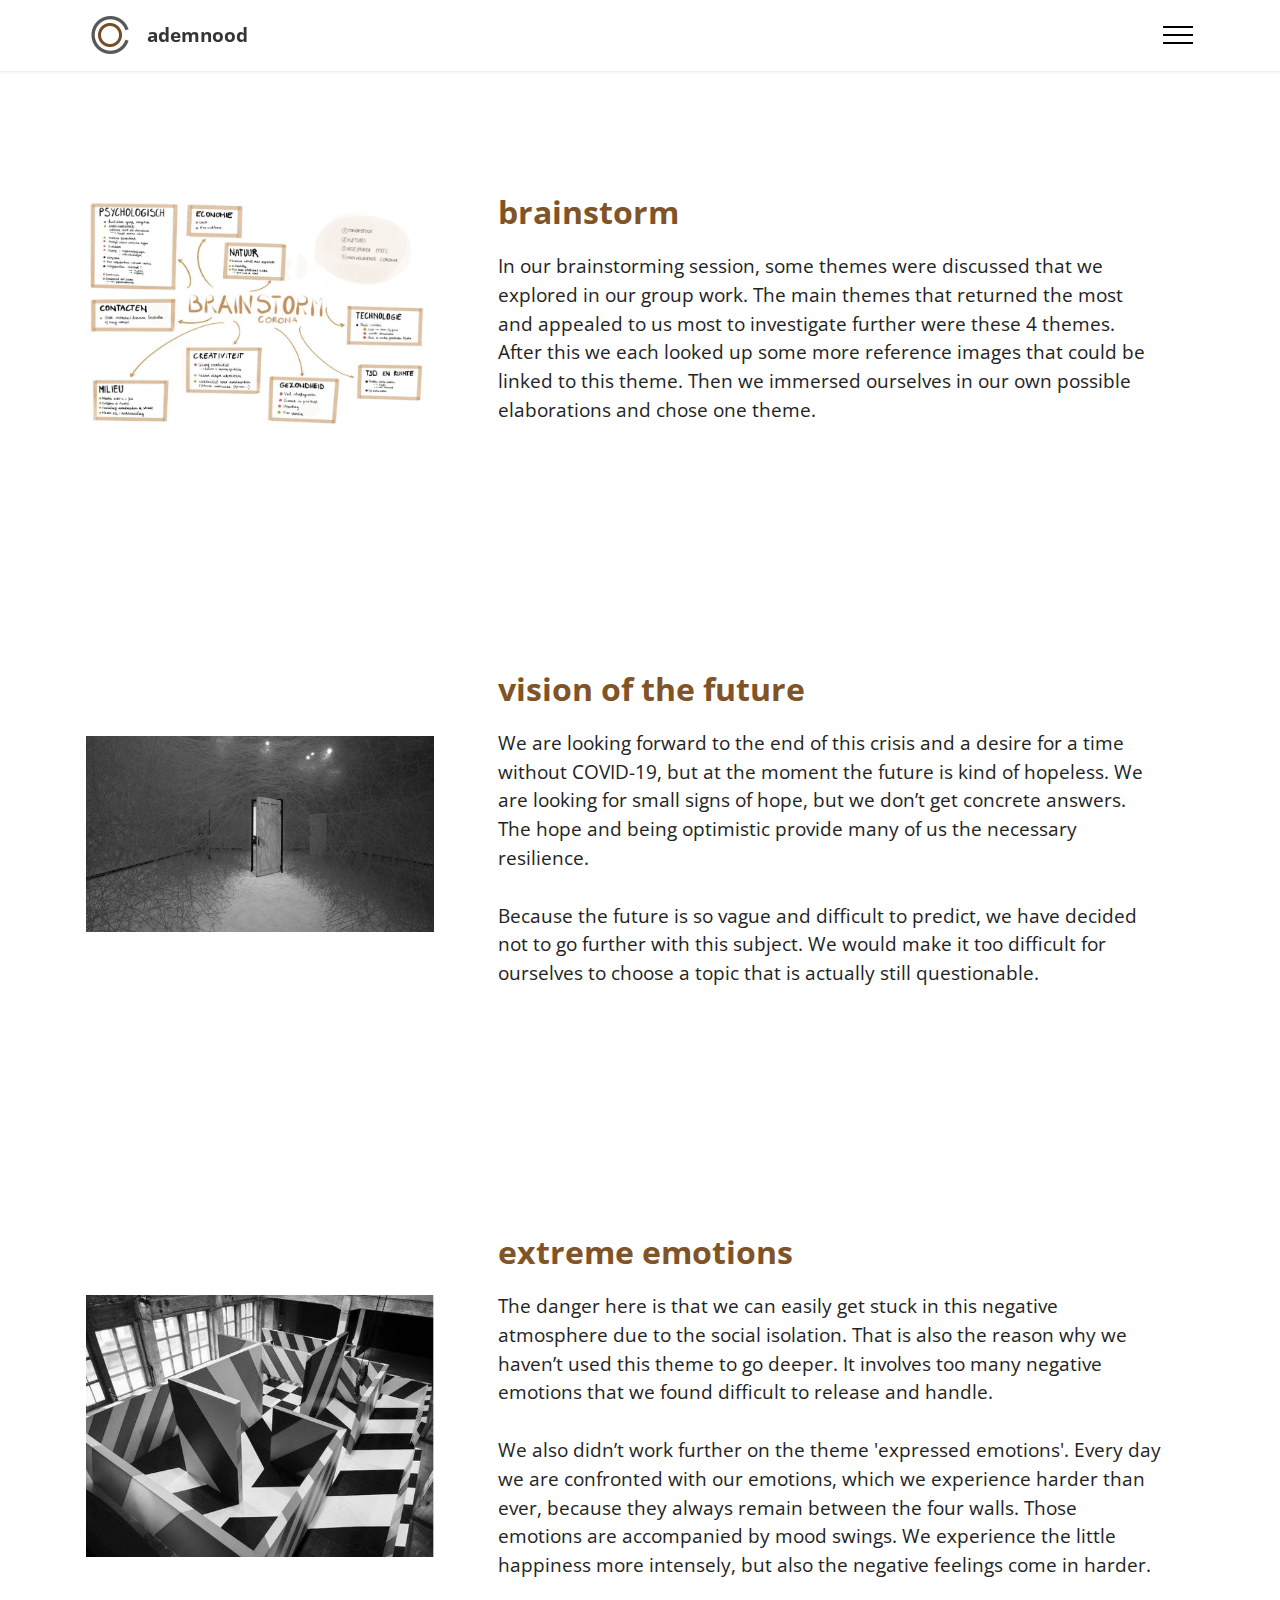
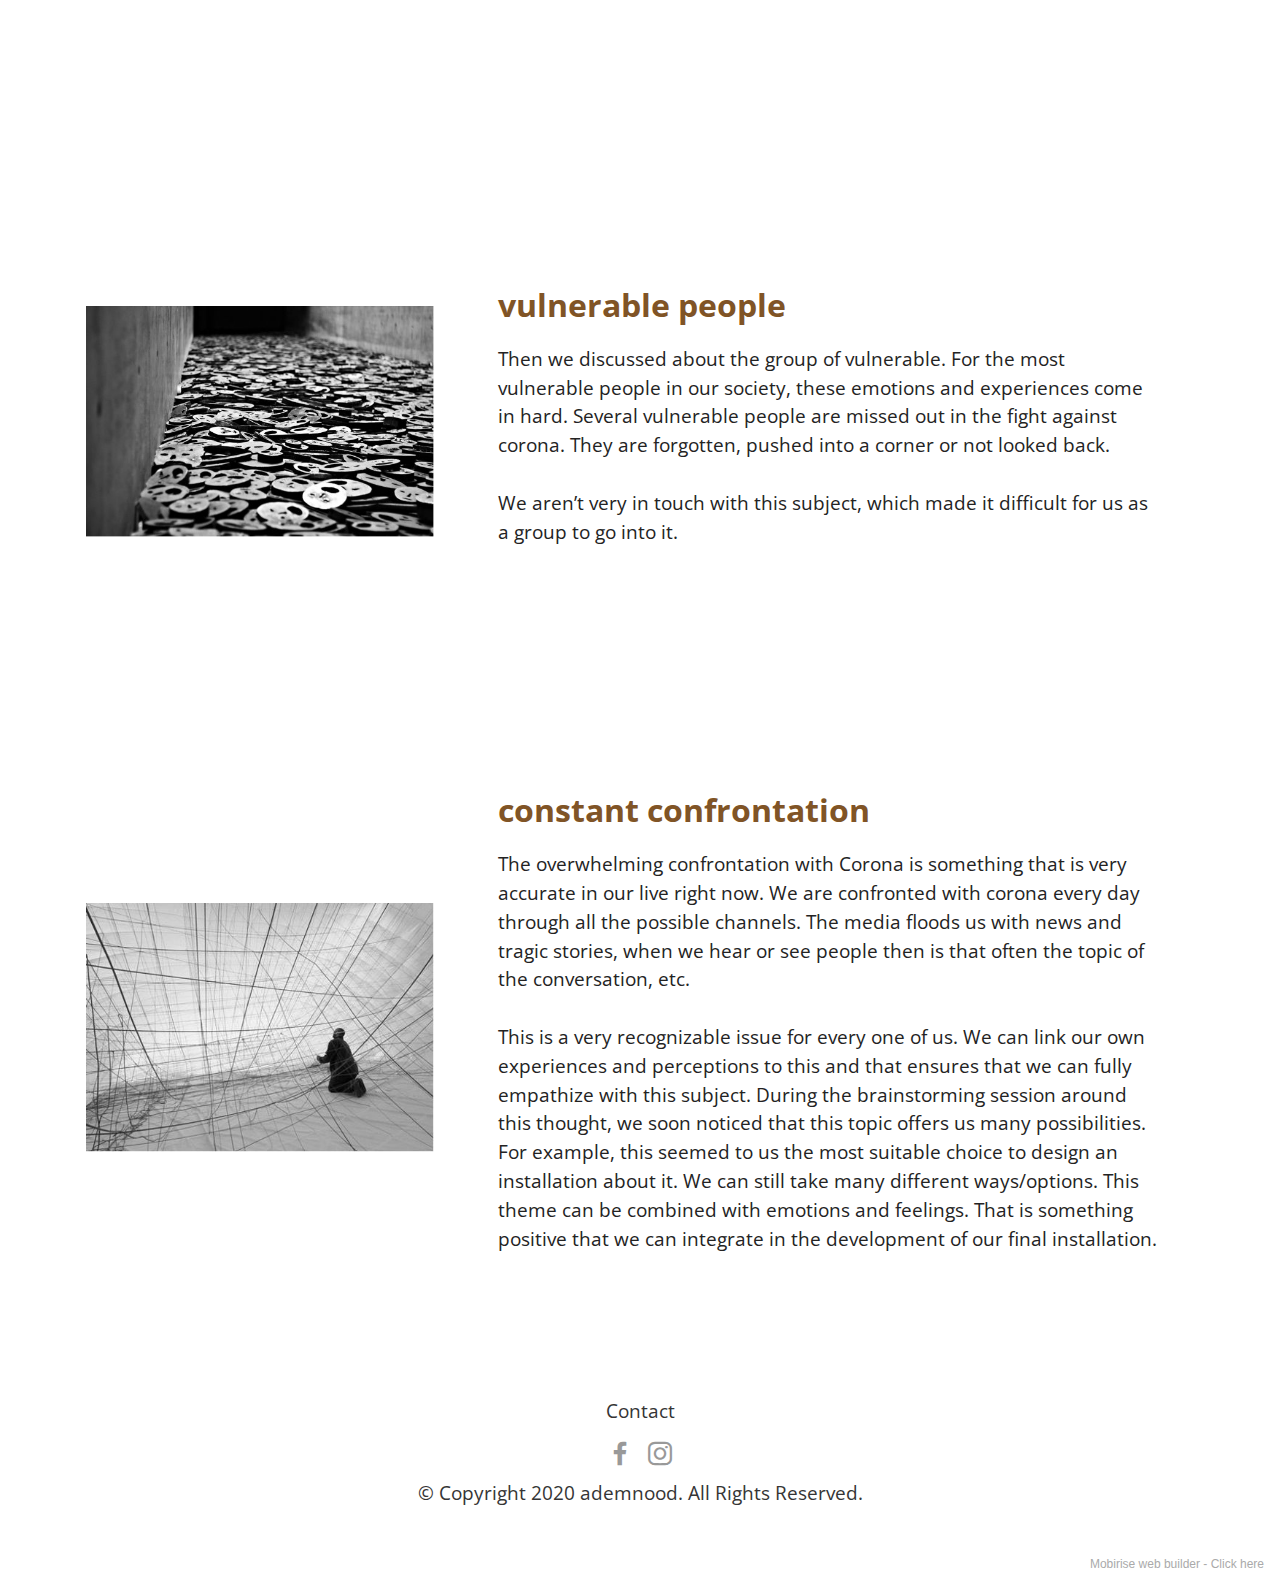
<file: page6.html>
<!DOCTYPE html>
<html  >
<head>
  <!-- Site made with Mobirise Website Builder v5.2.0, https://mobirise.com -->
  <meta charset="UTF-8">
  <meta http-equiv="X-UA-Compatible" content="IE=edge">
  <meta name="generator" content="Mobirise v5.2.0, mobirise.com">
  <meta name="viewport" content="width=device-width, initial-scale=1, minimum-scale=1">
  <link rel="shortcut icon" href="assets/images/logo-b11artboard-52x-96x96.png" type="image/x-icon">
  <meta name="description" content="">
  
  
  <title>brainstorm</title>
  <link rel="stylesheet" href="assets/tether/tether.min.css">
  <link rel="stylesheet" href="assets/bootstrap/css/bootstrap.min.css">
  <link rel="stylesheet" href="assets/bootstrap/css/bootstrap-grid.min.css">
  <link rel="stylesheet" href="assets/bootstrap/css/bootstrap-reboot.min.css">
  <link rel="stylesheet" href="assets/dropdown/css/style.css">
  <link rel="stylesheet" href="assets/socicon/css/styles.css">
  <link rel="stylesheet" href="assets/theme/css/style.css">
  <link rel="preload" as="style" href="assets/mobirise/css/mbr-additional.css"><link rel="stylesheet" href="assets/mobirise/css/mbr-additional.css" type="text/css">
  
  
  
  
</head>
<body>
  
  <section class="menu menu2 cid-skQhzaKQlz" once="menu" id="menu2-47">
    
    <nav class="navbar navbar-dropdown navbar-fixed-top collapsed">
        <div class="container">
            <div class="navbar-brand">
                <span class="navbar-logo">
                    <a href="https://mobiri.se">
                        <img src="assets/images/logo-b11artboard-52x-96x96.png" alt="Mobirise" style="height: 3rem;">
                    </a>
                </span>
                <span class="navbar-caption-wrap"><a class="navbar-caption text-primary display-7" href="https://mobiri.se">ademnood</a></span>
            </div>
            <button class="navbar-toggler" type="button" data-toggle="collapse" data-target="#navbarSupportedContent" aria-controls="navbarNavAltMarkup" aria-expanded="false" aria-label="Toggle navigation">
                <div class="hamburger">
                    <span></span>
                    <span></span>
                    <span></span>
                    <span></span>
                </div>
            </button>
            <div class="collapse navbar-collapse" id="navbarSupportedContent">
                <ul class="navbar-nav nav-dropdown nav-right" data-app-modern-menu="true"><li class="nav-item"><a class="nav-link link text-black text-primary display-4" href="page10.html">Proces</a></li>
                    <li class="nav-item"><a class="nav-link link text-black text-primary display-4" href="page9.html">
                            concept</a></li>
                    <li class="nav-item"><a class="nav-link link text-black text-primary display-4" href="page1.html">result</a>
                    </li><li class="nav-item"><a class="nav-link link text-black text-primary display-4" href="page4.html">team</a></li><li class="nav-item"><a class="nav-link link text-black text-primary display-4" href="page2.html">location</a></li><li class="nav-item"><a class="nav-link link text-black text-primary display-4" href="page12.html">contact</a></li></ul>
                <div class="icons-menu">
                    <a class="iconfont-wrapper" href="https://www.facebook.com/Constante-Confrontatie-103755984905448/?tn-str=k*F" target="_blank">
                        <span class="p-2 mbr-iconfont socicon-facebook socicon"></span>
                    </a>
                    <a class="iconfont-wrapper" href="https://www.instagram.com/ademnood.art/" target="_blank">
                        <span class="p-2 mbr-iconfont socicon-instagram socicon" style="color: rgb(187, 187, 187); fill: rgb(187, 187, 187);"></span>
                    </a>
                    
                    
                </div>
                
            </div>
        </div>
    </nav>
</section>

<section class="image1 cid-shn9NfqIX7" id="image1-1f">
    

    

    <div class="container">
        <div class="row align-items-center">
            <div class="col-12 col-lg-4">
                <div class="image-wrapper">
                    <img src="assets/images/foto-4.1-933x614.jpg" alt="Mobirise">
                    
                </div>
            </div>
            <div class="col-12 col-lg">
                <div class="text-wrapper">
                    <h3 class="mbr-section-title mbr-fonts-style mb-3 display-5"><strong>brainstorm</strong></h3>
                    <p class="mbr-text mbr-fonts-style display-7">In our brainstorming session, some themes were discussed that we explored in our group work. The main themes that returned the most and appealed to us most to investigate further were these 4 themes. After this we each looked up some more reference images that could be linked to this theme. Then we immersed ourselves in our own possible elaborations and chose one theme.</p>
                </div>
            </div>
        </div>
    </div>
</section>

<section class="image1 cid-sj4o2S4t6S" id="image1-3a">
    

    

    <div class="container">
        <div class="row align-items-center">
            <div class="col-12 col-lg-4">
                <div class="image-wrapper">
                    <img src="assets/images/foto-5.2-696x392.jpg" alt="Mobirise">
                    
                </div>
            </div>
            <div class="col-12 col-lg">
                <div class="text-wrapper">
                    <h3 class="mbr-section-title mbr-fonts-style mb-3 display-5"><strong>vision of the future</strong></h3>
                    <p class="mbr-text mbr-fonts-style display-7">We are looking forward to the end of this crisis and a desire for a time without COVID-19, but at the moment the future is kind of hopeless. We are looking for small signs of hope, but we don’t get concrete answers. The hope and being optimistic provide many of us the necessary resilience.<br><br>Because the future is so vague and difficult to predict, we have decided not to go further with this subject. We would make it too difficult for ourselves to choose a topic that is actually still questionable.&nbsp;</p>
                </div>
            </div>
        </div>
    </div>
</section>

<section class="image1 cid-sj4nQKNxbI" id="image1-39">
    

    

    <div class="container">
        <div class="row align-items-center">
            <div class="col-12 col-lg-4">
                <div class="image-wrapper">
                    <img src="assets/images/foto-7.2-545x410.jpg" alt="Mobirise">
                    
                </div>
            </div>
            <div class="col-12 col-lg">
                <div class="text-wrapper">
                    <h3 class="mbr-section-title mbr-fonts-style mb-3 display-5"><strong>extreme emotions</strong></h3>
                    <p class="mbr-text mbr-fonts-style display-7">The danger here is that we can easily get stuck in this negative atmosphere due to the social isolation. That is also the reason why we haven’t used this theme to go deeper. It involves too many negative emotions that we found difficult to release and handle.<br><br>We also didn’t work further on the theme 'expressed emotions'. Every day we are confronted with our emotions, which we experience harder than ever, because they always remain between the four walls. Those emotions are accompanied by mood swings. We experience the little happiness more intensely, but also the negative feelings come in harder.<br><br></p>
                </div>
            </div>
        </div>
    </div>
</section>

<section class="image1 cid-sj4pk9ylka" id="image1-3c">
    

    

    <div class="container">
        <div class="row align-items-center">
            <div class="col-12 col-lg-4">
                <div class="image-wrapper">
                    <img src="assets/images/foto-6.2-566x377.jpg" alt="Mobirise">
                    
                </div>
            </div>
            <div class="col-12 col-lg">
                <div class="text-wrapper">
                    <h3 class="mbr-section-title mbr-fonts-style mb-3 display-5"><strong>vulnerable people</strong></h3>
                    <p class="mbr-text mbr-fonts-style display-7">Then we discussed about the group of vulnerable. For the most vulnerable people in our society, these emotions and experiences come in hard. Several vulnerable people are missed out in the fight against corona. They are forgotten, pushed into a corner or not looked back.<br><br>We aren’t very in touch with this subject, which made it difficult for us as a group to go into it.</p>
                </div>
            </div>
        </div>
    </div>
</section>

<section class="image1 cid-sipLOilo7o" id="image1-2h">
    

    

    <div class="container">
        <div class="row align-items-center">
            <div class="col-12 col-lg-4">
                <div class="image-wrapper">
                    <img src="assets/images/foto-24.2-477x341.jpg" alt="Mobirise">
                    
                </div>
            </div>
            <div class="col-12 col-lg">
                <div class="text-wrapper">
                    <h3 class="mbr-section-title mbr-fonts-style mb-3 display-5"><strong>constant confrontation</strong></h3>
                    <p class="mbr-text mbr-fonts-style display-7">The overwhelming confrontation with Corona is something that is very accurate in our live right now. We are confronted with corona every day through all the possible channels. The media floods us with news and tragic stories, when we hear or see people then is that often the topic of the conversation, etc.<br><br>This is a very recognizable issue for every one of us. We can link our own experiences and perceptions to this and that ensures that we can fully empathize with this subject. During the brainstorming session around this thought, we soon noticed that this topic offers us many possibilities. For example, this seemed to us the most suitable choice to design an installation about it. We can still take many different ways/options. This theme can be combined with emotions and feelings. That is something positive that we can integrate in the development of our final installation.</p>
                </div>
            </div>
        </div>
    </div>
</section>

<section class="footer3 cid-shlRQKzW8U" once="footers" id="footer3-16">

    

    

    <div class="container">
        <div class="media-container-row align-center mbr-white">
            <div class="row row-links">
                <ul class="foot-menu">
                    
                    
                    
                    
                    
                <li class="foot-menu-item mbr-fonts-style display-7"><a href="page2.html" class="text-primary">Contact</a></li></ul>
            </div>
            <div class="row social-row">
                <div class="social-list align-right pb-2">
                    
                    
                    
                    
                    
                    
                <div class="soc-item">
                        <a href="https://www.facebook.com/Constante-Confrontatie-103755984905448/?tn-str=k*F" target="_blank">
                            <span class="mbr-iconfont mbr-iconfont-social socicon-facebook socicon" style="color: rgb(53, 53, 53); fill: rgb(53, 53, 53);"></span>
                        </a>
                    </div><div class="soc-item">
                        <a href="https://www.instagram.com/ademnood.art/" target="_blank">
                            <span class="mbr-iconfont mbr-iconfont-social socicon-instagram socicon" style="color: rgb(53, 53, 53); fill: rgb(53, 53, 53);"></span>
                        </a>
                    </div></div>
            </div>
            <div class="row row-copirayt">
                <p class="mbr-text mb-0 mbr-fonts-style mbr-white align-center display-7">
                    © Copyright 2020 ademnood. All Rights Reserved.
                </p>
            </div>
        </div>
    </div>
</section><section style="background-color: #fff; font-family: -apple-system, BlinkMacSystemFont, 'Segoe UI', 'Roboto', 'Helvetica Neue', Arial, sans-serif; color:#aaa; font-size:12px; padding: 0; align-items: center; display: flex;"><a href="https://mobirise.site/q" style="flex: 1 1; height: 3rem; padding-left: 1rem;"></a><p style="flex: 0 0 auto; margin:0; padding-right:1rem;">Mobirise web builder - <a href="https://mobirise.site/n" style="color:#aaa;">Click here</a></p></section><script src="assets/web/assets/jquery/jquery.min.js"></script>  <script src="assets/popper/popper.min.js"></script>  <script src="assets/tether/tether.min.js"></script>  <script src="assets/bootstrap/js/bootstrap.min.js"></script>  <script src="assets/smoothscroll/smooth-scroll.js"></script>  <script src="assets/dropdown/js/nav-dropdown.js"></script>  <script src="assets/dropdown/js/navbar-dropdown.js"></script>  <script src="assets/touchswipe/jquery.touch-swipe.min.js"></script>  <script src="assets/theme/js/script.js"></script>  
  
  
</body>
</html>
</file>
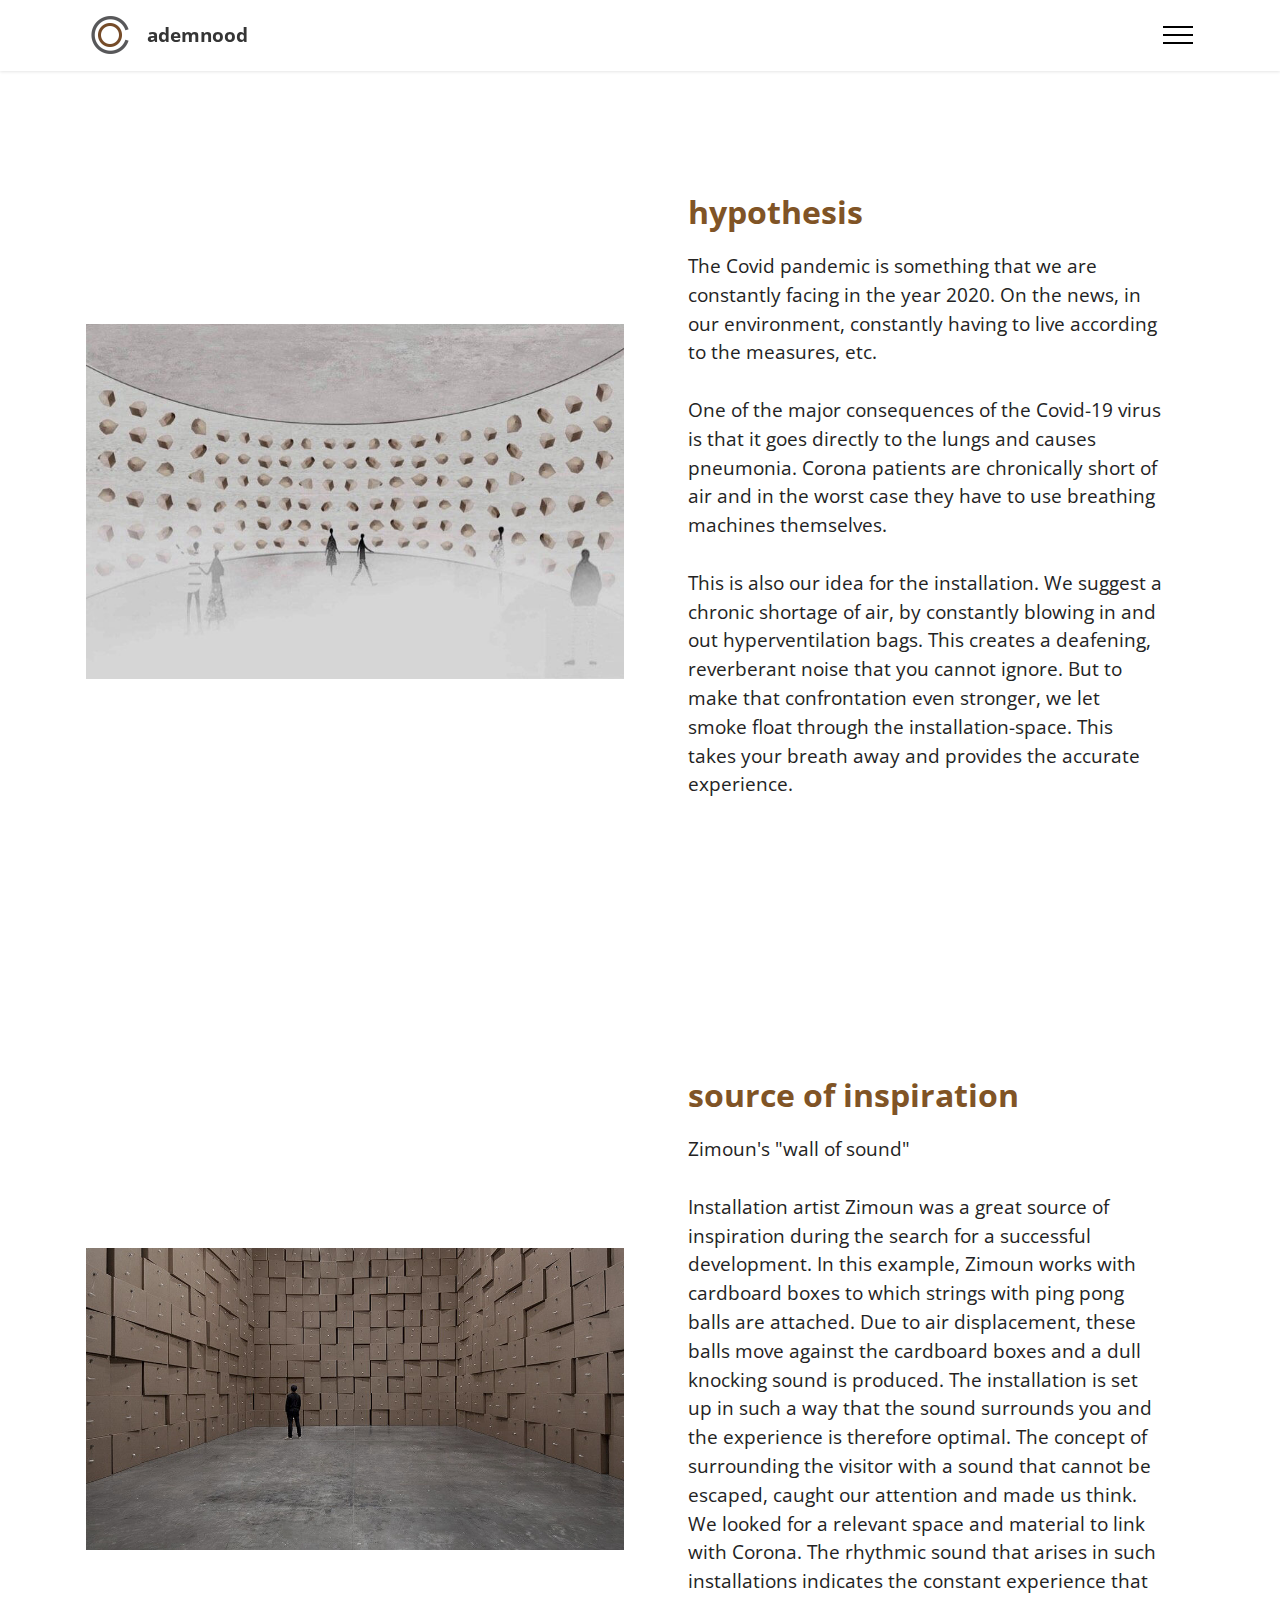
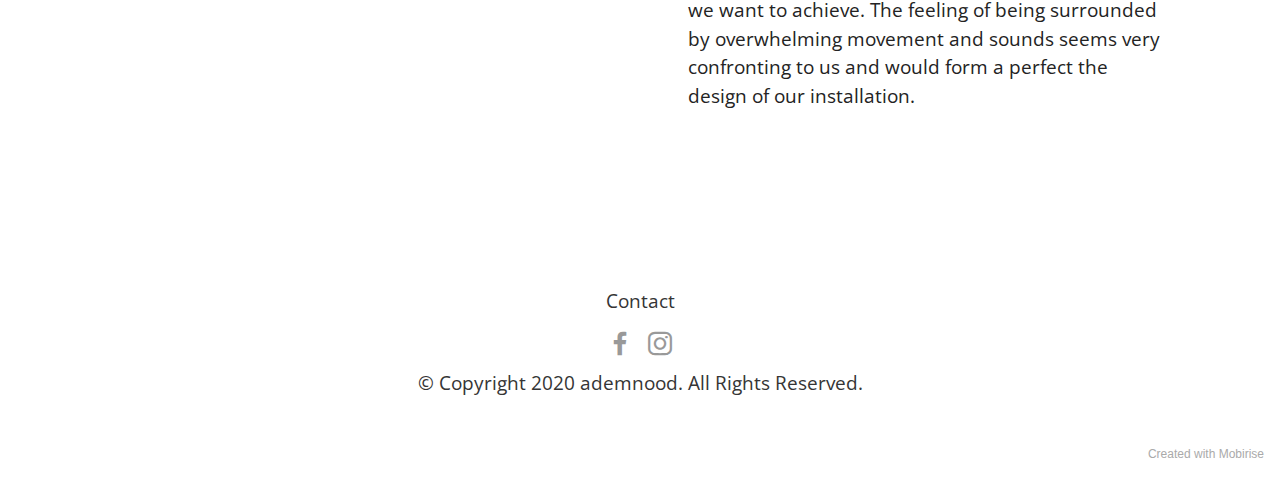
<file: page7.html>
<!DOCTYPE html>
<html  >
<head>
  <!-- Site made with Mobirise Website Builder v5.2.0, https://mobirise.com -->
  <meta charset="UTF-8">
  <meta http-equiv="X-UA-Compatible" content="IE=edge">
  <meta name="generator" content="Mobirise v5.2.0, mobirise.com">
  <meta name="viewport" content="width=device-width, initial-scale=1, minimum-scale=1">
  <link rel="shortcut icon" href="assets/images/logo-b11artboard-52x-96x96.png" type="image/x-icon">
  <meta name="description" content="">
  
  
  <title>Katern C</title>
  <link rel="stylesheet" href="assets/tether/tether.min.css">
  <link rel="stylesheet" href="assets/bootstrap/css/bootstrap.min.css">
  <link rel="stylesheet" href="assets/bootstrap/css/bootstrap-grid.min.css">
  <link rel="stylesheet" href="assets/bootstrap/css/bootstrap-reboot.min.css">
  <link rel="stylesheet" href="assets/dropdown/css/style.css">
  <link rel="stylesheet" href="assets/socicon/css/styles.css">
  <link rel="stylesheet" href="assets/theme/css/style.css">
  <link rel="preload" as="style" href="assets/mobirise/css/mbr-additional.css"><link rel="stylesheet" href="assets/mobirise/css/mbr-additional.css" type="text/css">
  
  
  
  
</head>
<body>
  
  <section class="menu menu2 cid-skQhzaKQlz" once="menu" id="menu2-47">
    
    <nav class="navbar navbar-dropdown navbar-fixed-top collapsed">
        <div class="container">
            <div class="navbar-brand">
                <span class="navbar-logo">
                    <a href="https://mobiri.se">
                        <img src="assets/images/logo-b11artboard-52x-96x96.png" alt="Mobirise" style="height: 3rem;">
                    </a>
                </span>
                <span class="navbar-caption-wrap"><a class="navbar-caption text-primary display-7" href="https://mobiri.se">ademnood</a></span>
            </div>
            <button class="navbar-toggler" type="button" data-toggle="collapse" data-target="#navbarSupportedContent" aria-controls="navbarNavAltMarkup" aria-expanded="false" aria-label="Toggle navigation">
                <div class="hamburger">
                    <span></span>
                    <span></span>
                    <span></span>
                    <span></span>
                </div>
            </button>
            <div class="collapse navbar-collapse" id="navbarSupportedContent">
                <ul class="navbar-nav nav-dropdown nav-right" data-app-modern-menu="true"><li class="nav-item"><a class="nav-link link text-black text-primary display-4" href="page10.html">Proces</a></li>
                    <li class="nav-item"><a class="nav-link link text-black text-primary display-4" href="page9.html">
                            concept</a></li>
                    <li class="nav-item"><a class="nav-link link text-black text-primary display-4" href="page1.html">result</a>
                    </li><li class="nav-item"><a class="nav-link link text-black text-primary display-4" href="page4.html">team</a></li><li class="nav-item"><a class="nav-link link text-black text-primary display-4" href="page2.html">location</a></li><li class="nav-item"><a class="nav-link link text-black text-primary display-4" href="page12.html">contact</a></li></ul>
                <div class="icons-menu">
                    <a class="iconfont-wrapper" href="https://www.facebook.com/Constante-Confrontatie-103755984905448/?tn-str=k*F" target="_blank">
                        <span class="p-2 mbr-iconfont socicon-facebook socicon"></span>
                    </a>
                    <a class="iconfont-wrapper" href="https://www.instagram.com/ademnood.art/" target="_blank">
                        <span class="p-2 mbr-iconfont socicon-instagram socicon" style="color: rgb(187, 187, 187); fill: rgb(187, 187, 187);"></span>
                    </a>
                    
                    
                </div>
                
            </div>
        </div>
    </nav>
</section>

<section class="image1 cid-si37wPCbVW" id="image1-21">
    

    

    <div class="container">
        <div class="row align-items-center">
            <div class="col-12 col-lg-6">
                <div class="image-wrapper">
                    <img src="assets/images/foto-26-750x496.jpg" alt="Mobirise">
                    
                </div>
            </div>
            <div class="col-12 col-lg">
                <div class="text-wrapper">
                    <h3 class="mbr-section-title mbr-fonts-style mb-3 display-5"><strong>hypothesis</strong></h3>
                    <p class="mbr-text mbr-fonts-style display-7">The Covid pandemic is something that we are constantly facing in the year 2020. On the news, in our environment, constantly having to live according to the measures, etc. <br><br>One of the major consequences of the Covid-19 virus is that it goes directly to the lungs and causes pneumonia. Corona patients are chronically short of air and in the worst case they have to use breathing machines themselves. <br><br>This is also our idea for the installation. We suggest a chronic shortage of air, by constantly blowing in and out hyperventilation bags. This creates a deafening, reverberant noise that you cannot ignore. But to make that confrontation even stronger, we let smoke float through the installation-space. This takes your breath away and provides the accurate experience.&nbsp;</p>
                </div>
            </div>
        </div>
    </div>
</section>

<section class="image1 cid-sj8qwWX9vV" id="image1-3i">
    

    

    <div class="container">
        <div class="row align-items-center">
            <div class="col-12 col-lg-6">
                <div class="image-wrapper">
                    <img src="assets/images/foto-27.1-960x540.jpg" alt="Mobirise">
                    
                </div>
            </div>
            <div class="col-12 col-lg">
                <div class="text-wrapper">
                    <h3 class="mbr-section-title mbr-fonts-style mb-3 display-5"><strong>source of inspiration</strong></h3>
                    <p class="mbr-text mbr-fonts-style display-7">Zimoun's "wall of sound"<br><br>Installation artist Zimoun was a great source of inspiration during the search for a successful development. In this example, Zimoun works with cardboard boxes to which strings with ping pong balls are attached. Due to air displacement, these balls move against the cardboard boxes and a dull knocking sound is produced. The installation is set up in such a way that the sound surrounds you and the experience is therefore optimal. The concept of surrounding the visitor with a sound that cannot be escaped, caught our attention and made us think. We looked for a relevant space and material to link with Corona. The rhythmic sound that arises in such installations indicates the constant experience that we want to achieve. The feeling of being surrounded by overwhelming movement and sounds seems very confronting to us and would form a perfect the design of our installation.</p>
                </div>
            </div>
        </div>
    </div>
</section>

<section class="footer3 cid-shlRQKzW8U" once="footers" id="footer3-18">

    

    

    <div class="container">
        <div class="media-container-row align-center mbr-white">
            <div class="row row-links">
                <ul class="foot-menu">
                    
                    
                    
                    
                    
                <li class="foot-menu-item mbr-fonts-style display-7"><a href="page2.html" class="text-primary">Contact</a></li></ul>
            </div>
            <div class="row social-row">
                <div class="social-list align-right pb-2">
                    
                    
                    
                    
                    
                    
                <div class="soc-item">
                        <a href="https://www.facebook.com/Constante-Confrontatie-103755984905448/?tn-str=k*F" target="_blank">
                            <span class="mbr-iconfont mbr-iconfont-social socicon-facebook socicon" style="color: rgb(53, 53, 53); fill: rgb(53, 53, 53);"></span>
                        </a>
                    </div><div class="soc-item">
                        <a href="https://www.instagram.com/ademnood.art/" target="_blank">
                            <span class="mbr-iconfont mbr-iconfont-social socicon-instagram socicon" style="color: rgb(53, 53, 53); fill: rgb(53, 53, 53);"></span>
                        </a>
                    </div></div>
            </div>
            <div class="row row-copirayt">
                <p class="mbr-text mb-0 mbr-fonts-style mbr-white align-center display-7">
                    © Copyright 2020 ademnood. All Rights Reserved.
                </p>
            </div>
        </div>
    </div>
</section><section style="background-color: #fff; font-family: -apple-system, BlinkMacSystemFont, 'Segoe UI', 'Roboto', 'Helvetica Neue', Arial, sans-serif; color:#aaa; font-size:12px; padding: 0; align-items: center; display: flex;"><a href="https://mobirise.site/u" style="flex: 1 1; height: 3rem; padding-left: 1rem;"></a><p style="flex: 0 0 auto; margin:0; padding-right:1rem;">Created with <a href="https://mobirise.site/a" style="color:#aaa;">Mobirise</a></p></section><script src="assets/web/assets/jquery/jquery.min.js"></script>  <script src="assets/popper/popper.min.js"></script>  <script src="assets/tether/tether.min.js"></script>  <script src="assets/bootstrap/js/bootstrap.min.js"></script>  <script src="assets/smoothscroll/smooth-scroll.js"></script>  <script src="assets/dropdown/js/nav-dropdown.js"></script>  <script src="assets/dropdown/js/navbar-dropdown.js"></script>  <script src="assets/touchswipe/jquery.touch-swipe.min.js"></script>  <script src="assets/theme/js/script.js"></script>  
  
  
</body>
</html>
</file>
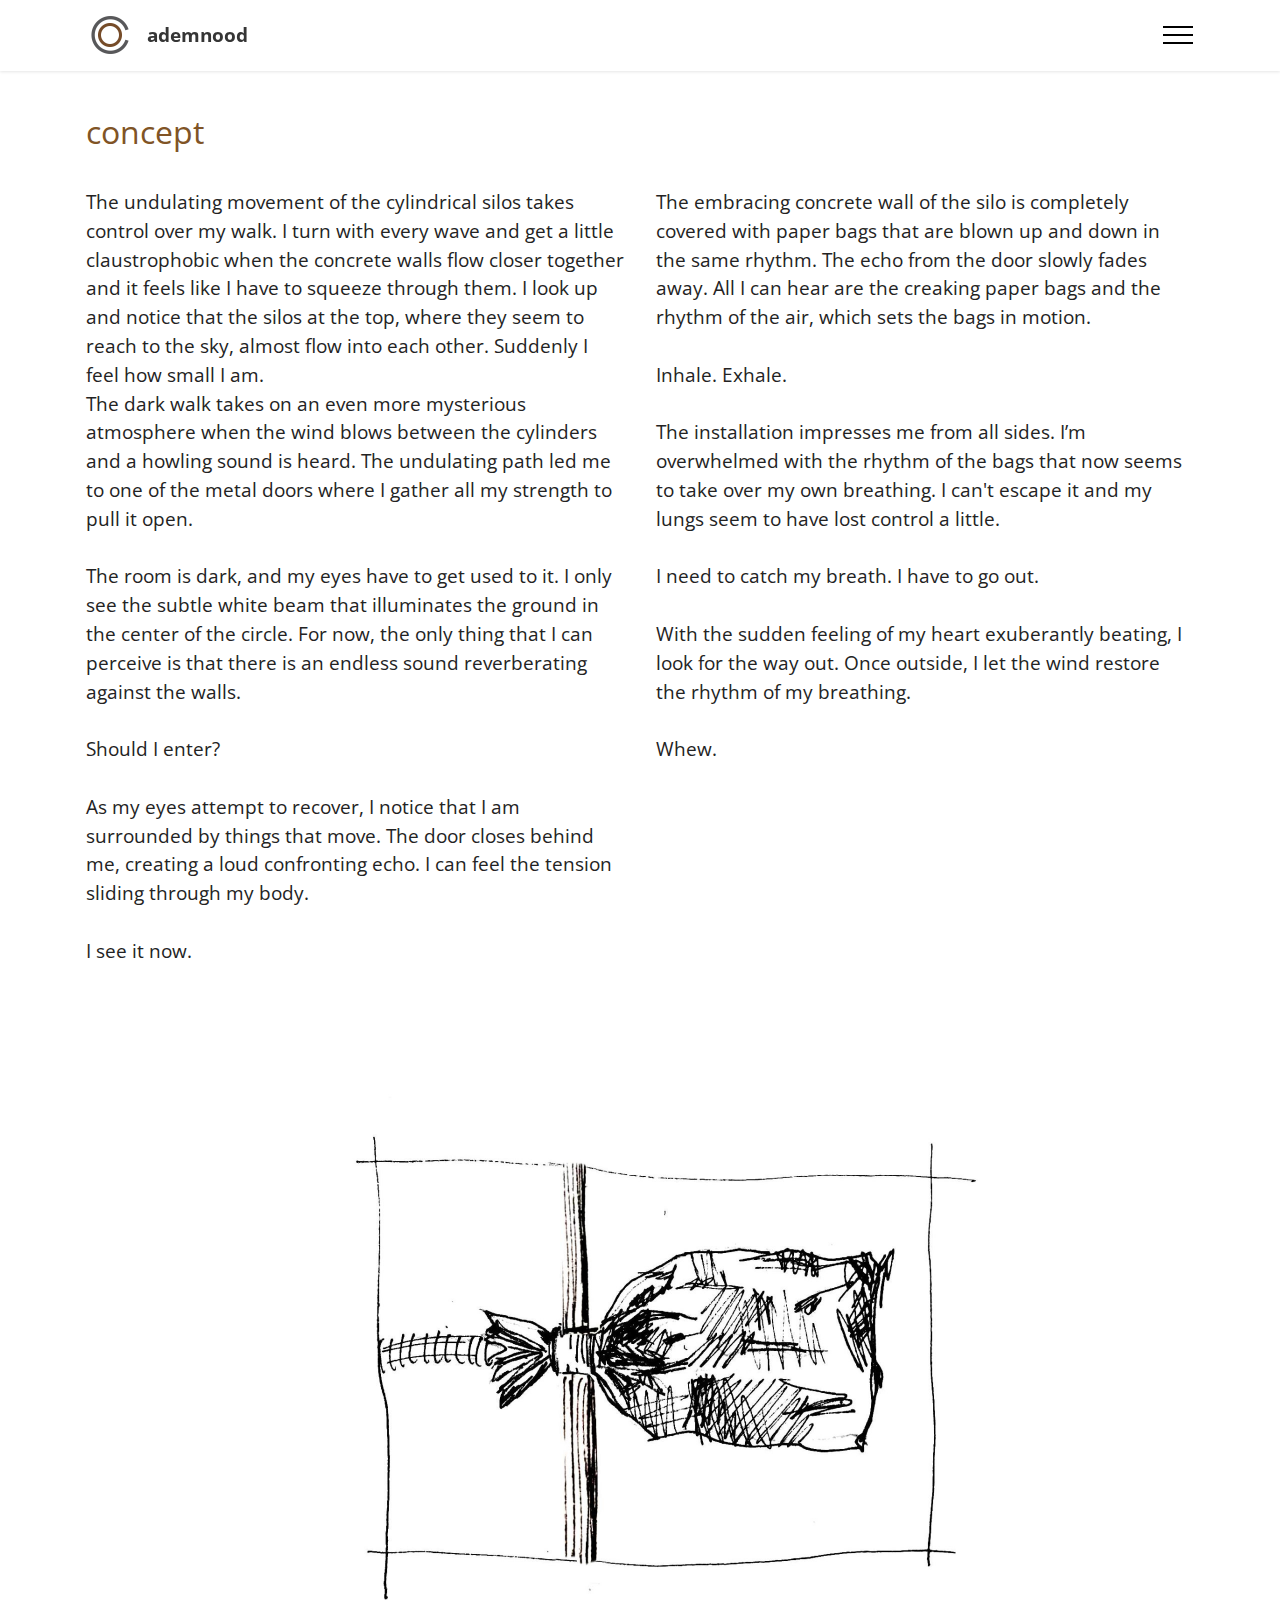
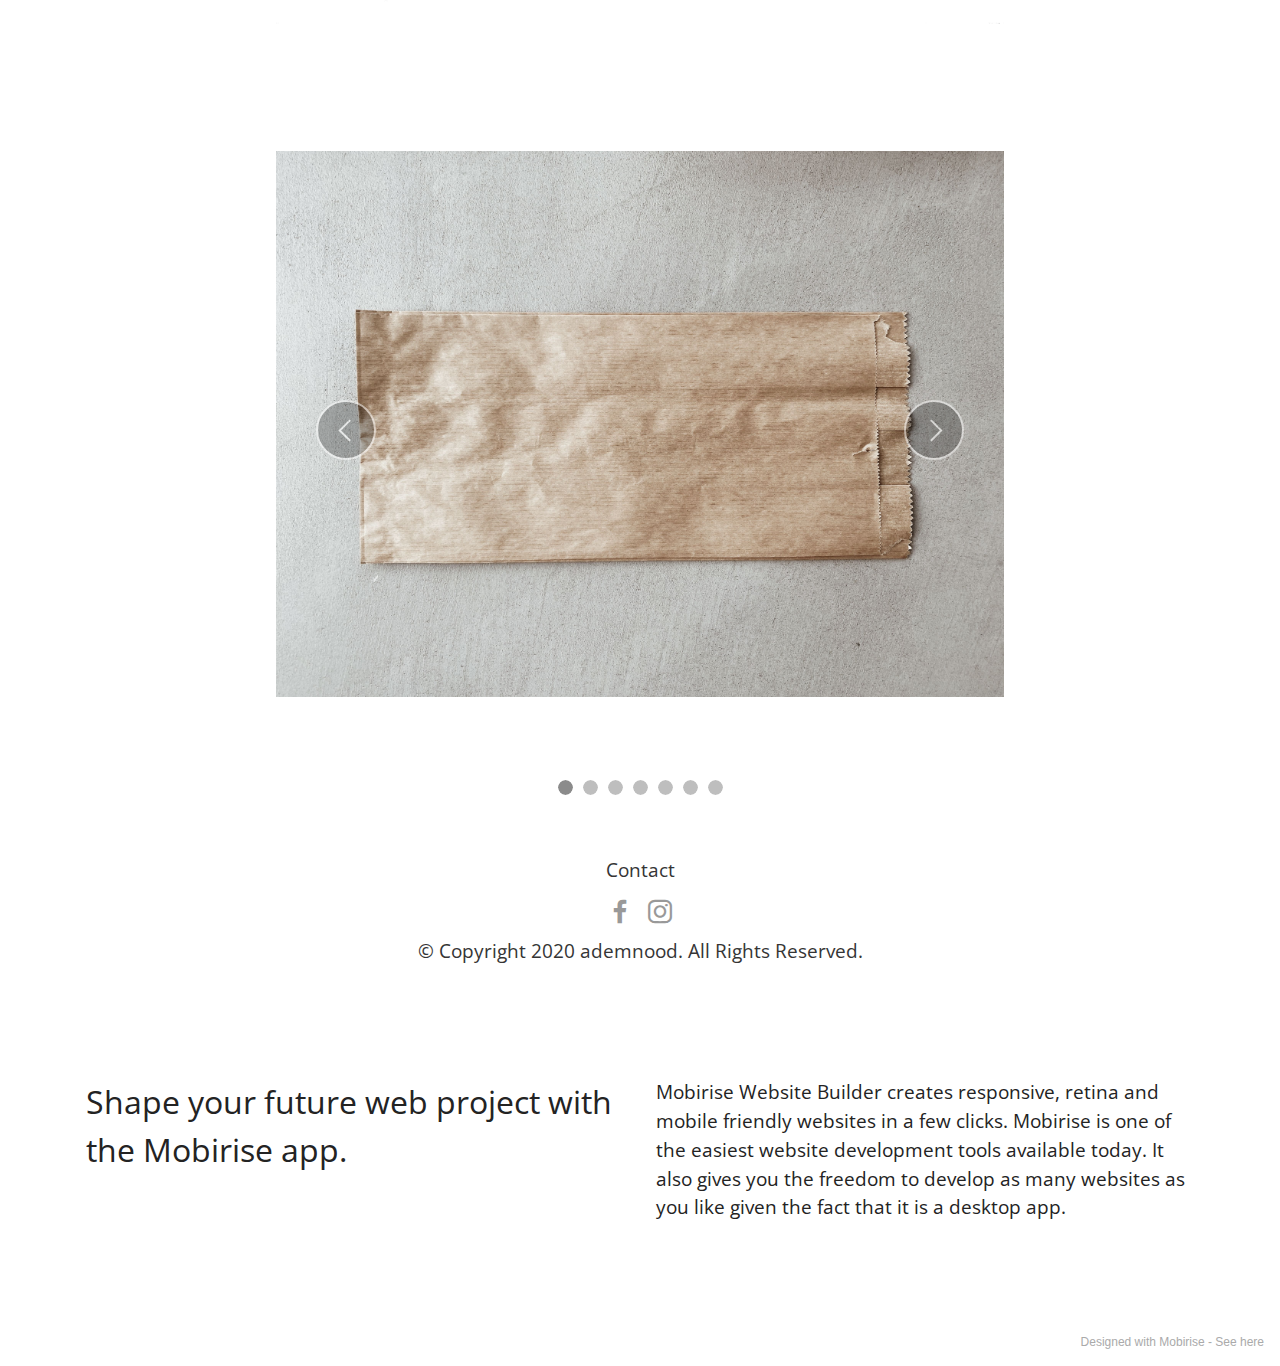
<file: page9.html>
<!DOCTYPE html>
<html  >
<head>
  <!-- Site made with Mobirise Website Builder v5.2.0, https://mobirise.com -->
  <meta charset="UTF-8">
  <meta http-equiv="X-UA-Compatible" content="IE=edge">
  <meta name="generator" content="Mobirise v5.2.0, mobirise.com">
  <meta name="viewport" content="width=device-width, initial-scale=1, minimum-scale=1">
  <link rel="shortcut icon" href="assets/images/logo-b11artboard-52x-96x96.png" type="image/x-icon">
  <meta name="description" content="">
  
  
  <title>Concept</title>
  <link rel="stylesheet" href="assets/web/assets/mobirise-icons2/mobirise2.css">
  <link rel="stylesheet" href="assets/tether/tether.min.css">
  <link rel="stylesheet" href="assets/bootstrap/css/bootstrap.min.css">
  <link rel="stylesheet" href="assets/bootstrap/css/bootstrap-grid.min.css">
  <link rel="stylesheet" href="assets/bootstrap/css/bootstrap-reboot.min.css">
  <link rel="stylesheet" href="assets/dropdown/css/style.css">
  <link rel="stylesheet" href="assets/socicon/css/styles.css">
  <link rel="stylesheet" href="assets/theme/css/style.css">
  <link rel="preload" as="style" href="assets/mobirise/css/mbr-additional.css"><link rel="stylesheet" href="assets/mobirise/css/mbr-additional.css" type="text/css">
  
  
  
  
</head>
<body>
  
  <section class="menu menu2 cid-skQhzaKQlz" once="menu" id="menu2-47">
    
    <nav class="navbar navbar-dropdown navbar-fixed-top collapsed">
        <div class="container">
            <div class="navbar-brand">
                <span class="navbar-logo">
                    <a href="https://mobiri.se">
                        <img src="assets/images/logo-b11artboard-52x-96x96.png" alt="Mobirise" style="height: 3rem;">
                    </a>
                </span>
                <span class="navbar-caption-wrap"><a class="navbar-caption text-primary display-7" href="https://mobiri.se">ademnood</a></span>
            </div>
            <button class="navbar-toggler" type="button" data-toggle="collapse" data-target="#navbarSupportedContent" aria-controls="navbarNavAltMarkup" aria-expanded="false" aria-label="Toggle navigation">
                <div class="hamburger">
                    <span></span>
                    <span></span>
                    <span></span>
                    <span></span>
                </div>
            </button>
            <div class="collapse navbar-collapse" id="navbarSupportedContent">
                <ul class="navbar-nav nav-dropdown nav-right" data-app-modern-menu="true"><li class="nav-item"><a class="nav-link link text-black text-primary display-4" href="page10.html">Proces</a></li>
                    <li class="nav-item"><a class="nav-link link text-black text-primary display-4" href="page9.html">
                            concept</a></li>
                    <li class="nav-item"><a class="nav-link link text-black text-primary display-4" href="page1.html">result</a>
                    </li><li class="nav-item"><a class="nav-link link text-black text-primary display-4" href="page4.html">team</a></li><li class="nav-item"><a class="nav-link link text-black text-primary display-4" href="page2.html">location</a></li><li class="nav-item"><a class="nav-link link text-black text-primary display-4" href="page12.html">contact</a></li></ul>
                <div class="icons-menu">
                    <a class="iconfont-wrapper" href="https://www.facebook.com/Constante-Confrontatie-103755984905448/?tn-str=k*F" target="_blank">
                        <span class="p-2 mbr-iconfont socicon-facebook socicon"></span>
                    </a>
                    <a class="iconfont-wrapper" href="https://www.instagram.com/ademnood.art/" target="_blank">
                        <span class="p-2 mbr-iconfont socicon-instagram socicon" style="color: rgb(187, 187, 187); fill: rgb(187, 187, 187);"></span>
                    </a>
                    
                    
                </div>
                
            </div>
        </div>
    </nav>
</section>

<section class="content10 cid-skQKXJZBVW" id="content10-4h">
    
    <div class="container">
        <div class="row justify-content-center">
            <div class="col-12 col-md">
                
                <h6 class="mbr-section-subtitle mbr-fonts-style mb-4 display-5">
                    concept</h6>
            </div>
            <div class="col-md-12 col-lg-4">
                <p class="mbr-text mbr-fonts-style display-7"></p>
            </div>
        </div>
    </div>
</section>

<section class="content10 cid-skQK1ZOJQb" id="content10-4d">
    
    <div class="container">
        <div class="row justify-content-center">
            <div class="col-12 col-md">
                
                <h6 class="mbr-section-subtitle mbr-fonts-style mb-4 display-7">The undulating movement of the cylindrical silos takes control over my walk. I turn with every wave and get a little claustrophobic when the concrete walls flow closer together and it feels like I have to squeeze through them. I look up and notice that the silos at the top, where they seem to reach to the sky, almost flow into each other. Suddenly I feel how small I am.&nbsp;<div>The dark walk takes on an even more mysterious atmosphere when the wind blows between the cylinders and a howling sound is heard. The undulating path led me to one of the metal doors where I gather all my strength to pull it open.&nbsp;</div><div><br></div><div>The room is dark, and my eyes have to get used to it. I only see the subtle white beam that illuminates the ground in the center of the circle. For now, the only thing that I can perceive is that there is an endless sound reverberating against the walls.&nbsp;</div><div><br></div><div>Should I enter?&nbsp;</div><br><div>As my eyes attempt to recover, I notice that I am surrounded by things that move. The door closes behind me, creating a loud confronting echo. I can feel the tension sliding through my body.&nbsp;</div><div><br></div><div>I see it now.&nbsp;</div></h6>
            </div>
            <div class="col-md-12 col-lg-6">
                <p class="mbr-text mbr-fonts-style display-7">The embracing concrete wall of the silo is completely covered with paper bags that are blown up and down in the same rhythm. The echo from the door slowly fades away. All I can hear are the creaking paper bags and the rhythm of the air, which sets the bags in motion. <br><br>Inhale. Exhale. <br><br>The installation impresses me from all sides. I’m overwhelmed with the rhythm of the bags that now seems to take over my own breathing. I can't escape it and my lungs seem to have lost control a little. <br><br>I need to catch my breath. I have to go out. <br><br>With the sudden feeling of my heart exuberantly beating, I look for the way out. Once outside, I let the wind restore the rhythm of my breathing. <br><br>Whew.&nbsp;&nbsp;</p>
            </div>
        </div>
    </div>
</section>

<section class="image3 cid-skimcW2Kjy" id="image3-45">
    

    

    <div class="container">
        <div class="row justify-content-center">
            <div class="col-12 col-lg-8">
                <div class="image-wrapper">
                    <img src="assets/images/zakje-conceptbeeld-1456x1092.jpg" alt="Mobirise">
                    
                </div>
            </div>
        </div>
    </div>
</section>

<section class="slider2 cid-sij0D8MiNZ" id="slider2-2c">
    

    
    <div class="container">
        <div class="row justify-content-center">
            <div class="col-12 col-md-8">
                <div class="carousel slide" id="skQNtNn9cd" data-interval="5000">
                    
                    <ol class="carousel-indicators">
                        <li data-slide-to="0" class="active" data-target="#skQNtNn9cd"></li>
                        <li data-slide-to="1" data-target="#skQNtNn9cd"></li>
                        <li data-slide-to="2" data-target="#skQNtNn9cd"></li><li data-slide-to="3" data-target="#skQNtNn9cd"></li><li data-slide-to="4" data-target="#skQNtNn9cd"></li><li data-slide-to="5" data-target="#skQNtNn9cd"></li><li data-slide-to="6" data-target="#skQNtNn9cd"></li>
                    </ol>
                    <div class="carousel-inner">
                        
                        <div class="carousel-item slider-image item active">
                            <div class="item-wrapper">
                                <img class="d-block w-100" src="assets/images/zak-1-1900x1425.jpg" data-slide-to="0">
                                
                            </div>
                        </div><div class="carousel-item slider-image item">
                            <div class="item-wrapper">
                                <img class="d-block w-100" src="assets/images/zak-2-1900x1425.jpg" data-slide-to="1">
                                
                            </div>
                        </div>
                        <div class="carousel-item slider-image item">
                            <div class="item-wrapper">
                                <img class="d-block w-100" src="assets/images/zak-3-1900x1425.jpg">
                                
                            </div>
                        </div><div class="carousel-item slider-image item">
                            <div class="item-wrapper">
                                <img class="d-block w-100" src="assets/images/zak-4-1900x1425.jpg">
                                
                            </div>
                        </div><div class="carousel-item slider-image item">
                            <div class="item-wrapper">
                                <img class="d-block w-100" src="assets/images/zak-6-1900x1425.jpg">
                                
                            </div>
                        </div><div class="carousel-item slider-image item">
                            <div class="item-wrapper">
                                <img class="d-block w-100" src="assets/images/zak-8-1900x1425.jpg">
                                
                            </div>
                        </div><div class="carousel-item slider-image item">
                            <div class="item-wrapper">
                                <img class="d-block w-100" src="assets/images/zak-9-1900x1425.jpg">
                                
                            </div>
                        </div>
                    </div>
                    <a class="carousel-control carousel-control-prev" role="button" data-slide="prev" href="#skQNtNn9cd">
                        <span class="mobi-mbri mobi-mbri-arrow-prev" aria-hidden="true"></span>
                        <span class="sr-only">Previous</span>
                    </a>
                    <a class="carousel-control carousel-control-next" role="button" data-slide="next" href="#skQNtNn9cd">
                        <span class="mobi-mbri mobi-mbri-arrow-next" aria-hidden="true"></span>
                        <span class="sr-only">Next</span>
                    </a>
                </div>
            </div>
        </div>
    </div>
</section>

<section class="footer3 cid-shlRQKzW8U" once="footers" id="footer3-25">

    

    

    <div class="container">
        <div class="media-container-row align-center mbr-white">
            <div class="row row-links">
                <ul class="foot-menu">
                    
                    
                    
                    
                    
                <li class="foot-menu-item mbr-fonts-style display-7"><a href="page2.html" class="text-primary">Contact</a></li></ul>
            </div>
            <div class="row social-row">
                <div class="social-list align-right pb-2">
                    
                    
                    
                    
                    
                    
                <div class="soc-item">
                        <a href="https://www.facebook.com/Constante-Confrontatie-103755984905448/?tn-str=k*F" target="_blank">
                            <span class="mbr-iconfont mbr-iconfont-social socicon-facebook socicon" style="color: rgb(53, 53, 53); fill: rgb(53, 53, 53);"></span>
                        </a>
                    </div><div class="soc-item">
                        <a href="https://www.instagram.com/ademnood.art/" target="_blank">
                            <span class="mbr-iconfont mbr-iconfont-social socicon-instagram socicon" style="color: rgb(53, 53, 53); fill: rgb(53, 53, 53);"></span>
                        </a>
                    </div></div>
            </div>
            <div class="row row-copirayt">
                <p class="mbr-text mb-0 mbr-fonts-style mbr-white align-center display-7">
                    © Copyright 2020 ademnood. All Rights Reserved.
                </p>
            </div>
        </div>
    </div>
</section>

<section class="content10 cid-skQKXscFpA" id="content10-4g">
    
    <div class="container">
        <div class="row justify-content-center">
            <div class="col-12 col-md">
                
                <h6 class="mbr-section-subtitle mbr-fonts-style mb-4 display-5">
                    Shape your future web project with the Mobirise app.
                </h6>
            </div>
            <div class="col-md-12 col-lg-6">
                <p class="mbr-text mbr-fonts-style display-7">Mobirise Website Builder creates responsive, retina and mobile friendly websites in a few clicks. Mobirise is one of the easiest website development tools available today. It also gives you the freedom to develop as many websites as you like given the fact that it is a desktop app.</p>
            </div>
        </div>
    </div>
</section><section style="background-color: #fff; font-family: -apple-system, BlinkMacSystemFont, 'Segoe UI', 'Roboto', 'Helvetica Neue', Arial, sans-serif; color:#aaa; font-size:12px; padding: 0; align-items: center; display: flex;"><a href="https://mobirise.site/s" style="flex: 1 1; height: 3rem; padding-left: 1rem;"></a><p style="flex: 0 0 auto; margin:0; padding-right:1rem;">Designed with Mobirise - <a href="https://mobirise.site/k" style="color:#aaa;">See here</a></p></section><script src="assets/web/assets/jquery/jquery.min.js"></script>  <script src="assets/popper/popper.min.js"></script>  <script src="assets/tether/tether.min.js"></script>  <script src="assets/bootstrap/js/bootstrap.min.js"></script>  <script src="assets/smoothscroll/smooth-scroll.js"></script>  <script src="assets/dropdown/js/nav-dropdown.js"></script>  <script src="assets/dropdown/js/navbar-dropdown.js"></script>  <script src="assets/touchswipe/jquery.touch-swipe.min.js"></script>  <script src="assets/theme/js/script.js"></script>  
  
  
</body>
</html>
</file>
<file: assets/web/assets/mobirise-icons2/mobirise2.css>
@font-face {
  font-family: 'Moririse2';
  font-display: swap;
  src:  url('mobirise2.eot?f2bix4');
  src:  url('mobirise2.eot?f2bix4#iefix') format('embedded-opentype'),
    url('mobirise2.ttf?f2bix4') format('truetype'),
    url('mobirise2.woff?f2bix4') format('woff'),
    url('mobirise2.svg?f2bix4#mobirise2') format('svg');
  font-weight: normal;
  font-style: normal;
}

[class^="mobi-"], [class*=" mobi-"] {
  /* use !important to prevent issues with browser extensions that change fonts */
  font-family: 'Moririse2' !important;
  speak: none;
  font-style: normal;
  font-weight: normal;
  font-variant: normal;
  text-transform: none;
  line-height: 1;

  /* Better Font Rendering =========== */
  -webkit-font-smoothing: antialiased;
  -moz-osx-font-smoothing: grayscale;
}

.mobi-mbri-add-submenu:before {
  content: "\e900";
}
.mobi-mbri-alert:before {
  content: "\e901";
}
.mobi-mbri-align-center:before {
  content: "\e902";
}
.mobi-mbri-align-justify:before {
  content: "\e903";
}
.mobi-mbri-align-left:before {
  content: "\e904";
}
.mobi-mbri-align-right:before {
  content: "\e905";
}
.mobi-mbri-android:before {
  content: "\e906";
}
.mobi-mbri-apple:before {
  content: "\e907";
}
.mobi-mbri-arrow-down:before {
  content: "\e908";
}
.mobi-mbri-arrow-next:before {
  content: "\e909";
}
.mobi-mbri-arrow-prev:before {
  content: "\e90a";
}
.mobi-mbri-arrow-up:before {
  content: "\e90b";
}
.mobi-mbri-bold:before {
  content: "\e90c";
}
.mobi-mbri-bookmark:before {
  content: "\e90d";
}
.mobi-mbri-bootstrap:before {
  content: "\e90e";
}
.mobi-mbri-briefcase:before {
  content: "\e90f";
}
.mobi-mbri-browse:before {
  content: "\e910";
}
.mobi-mbri-bulleted-list:before {
  content: "\e911";
}
.mobi-mbri-calendar:before {
  content: "\e912";
}
.mobi-mbri-camera:before {
  content: "\e913";
}
.mobi-mbri-cart-add:before {
  content: "\e914";
}
.mobi-mbri-cart-full:before {
  content: "\e915";
}
.mobi-mbri-cash:before {
  content: "\e916";
}
.mobi-mbri-change-style:before {
  content: "\e917";
}
.mobi-mbri-chat:before {
  content: "\e918";
}
.mobi-mbri-clock:before {
  content: "\e919";
}
.mobi-mbri-close:before {
  content: "\e91a";
}
.mobi-mbri-cloud:before {
  content: "\e91b";
}
.mobi-mbri-code:before {
  content: "\e91c";
}
.mobi-mbri-contact-form:before {
  content: "\e91d";
}
.mobi-mbri-credit-card:before {
  content: "\e91e";
}
.mobi-mbri-cursor-click:before {
  content: "\e91f";
}
.mobi-mbri-cust-feedback:before {
  content: "\e920";
}
.mobi-mbri-database:before {
  content: "\e921";
}
.mobi-mbri-delivery:before {
  content: "\e922";
}
.mobi-mbri-desktop:before {
  content: "\e923";
}
.mobi-mbri-devices:before {
  content: "\e924";
}
.mobi-mbri-down:before {
  content: "\e925";
}
.mobi-mbri-download-2:before {
  content: "\e926";
}
.mobi-mbri-download:before {
  content: "\e927";
}
.mobi-mbri-drag-n-drop-2:before {
  content: "\e928";
}
.mobi-mbri-drag-n-drop:before {
  content: "\e929";
}
.mobi-mbri-edit-2:before {
  content: "\e92a";
}
.mobi-mbri-edit:before {
  content: "\e92b";
}
.mobi-mbri-error:before {
  content: "\e92c";
}
.mobi-mbri-extension:before {
  content: "\e92d";
}
.mobi-mbri-features:before {
  content: "\e92e";
}
.mobi-mbri-file:before {
  content: "\e92f";
}
.mobi-mbri-flag:before {
  content: "\e930";
}
.mobi-mbri-folder:before {
  content: "\e931";
}
.mobi-mbri-gift:before {
  content: "\e932";
}
.mobi-mbri-github:before {
  content: "\e933";
}
.mobi-mbri-globe-2:before {
  content: "\e934";
}
.mobi-mbri-globe:before {
  content: "\e935";
}
.mobi-mbri-growing-chart:before {
  content: "\e936";
}
.mobi-mbri-hearth:before {
  content: "\e937";
}
.mobi-mbri-help:before {
  content: "\e938";
}
.mobi-mbri-home:before {
  content: "\e939";
}
.mobi-mbri-hot-cup:before {
  content: "\e93a";
}
.mobi-mbri-idea:before {
  content: "\e93b";
}
.mobi-mbri-image-gallery:before {
  content: "\e93c";
}
.mobi-mbri-image-slider:before {
  content: "\e93d";
}
.mobi-mbri-info:before {
  content: "\e93e";
}
.mobi-mbri-italic:before {
  content: "\e93f";
}
.mobi-mbri-key:before {
  content: "\e940";
}
.mobi-mbri-laptop:before {
  content: "\e941";
}
.mobi-mbri-layers:before {
  content: "\e942";
}
.mobi-mbri-left-right:before {
  content: "\e943";
}
.mobi-mbri-left:before {
  content: "\e944";
}
.mobi-mbri-letter:before {
  content: "\e945";
}
.mobi-mbri-like:before {
  content: "\e946";
}
.mobi-mbri-link:before {
  content: "\e947";
}
.mobi-mbri-lock:before {
  content: "\e948";
}
.mobi-mbri-login:before {
  content: "\e949";
}
.mobi-mbri-logout:before {
  content: "\e94a";
}
.mobi-mbri-magic-stick:before {
  content: "\e94b";
}
.mobi-mbri-map-pin:before {
  content: "\e94c";
}
.mobi-mbri-menu:before {
  content: "\e94d";
}
.mobi-mbri-mobile-2:before {
  content: "\e94e";
}
.mobi-mbri-mobile-horizontal:before {
  content: "\e94f";
}
.mobi-mbri-mobile:before {
  content: "\e950";
}
.mobi-mbri-mobirise:before {
  content: "\e951";
}
.mobi-mbri-more-horizontal:before {
  content: "\e952";
}
.mobi-mbri-more-vertical:before {
  content: "\e953";
}
.mobi-mbri-music:before {
  content: "\e954";
}
.mobi-mbri-new-file:before {
  content: "\e955";
}
.mobi-mbri-numbered-list:before {
  content: "\e956";
}
.mobi-mbri-opened-folder:before {
  content: "\e957";
}
.mobi-mbri-pages:before {
  content: "\e958";
}
.mobi-mbri-paper-plane:before {
  content: "\e959";
}
.mobi-mbri-paperclip:before {
  content: "\e95a";
}
.mobi-mbri-phone:before {
  content: "\e95b";
}
.mobi-mbri-photo:before {
  content: "\e95c";
}
.mobi-mbri-photos:before {
  content: "\e95d";
}
.mobi-mbri-pin:before {
  content: "\e95e";
}
.mobi-mbri-play:before {
  content: "\e95f";
}
.mobi-mbri-plus:before {
  content: "\e960";
}
.mobi-mbri-preview:before {
  content: "\e961";
}
.mobi-mbri-print:before {
  content: "\e962";
}
.mobi-mbri-protect:before {
  content: "\e963";
}
.mobi-mbri-question:before {
  content: "\e964";
}
.mobi-mbri-quote-left:before {
  content: "\e965";
}
.mobi-mbri-quote-right:before {
  content: "\e966";
}
.mobi-mbri-redo:before {
  content: "\e967";
}
.mobi-mbri-refresh:before {
  content: "\e968";
}
.mobi-mbri-responsive-2:before {
  content: "\e969";
}
.mobi-mbri-responsive:before {
  content: "\e96a";
}
.mobi-mbri-right:before {
  content: "\e96b";
}
.mobi-mbri-rocket:before {
  content: "\e96c";
}
.mobi-mbri-sad-face:before {
  content: "\e96d";
}
.mobi-mbri-sale:before {
  content: "\e96e";
}
.mobi-mbri-save:before {
  content: "\e96f";
}
.mobi-mbri-search:before {
  content: "\e970";
}
.mobi-mbri-setting-2:before {
  content: "\e971";
}
.mobi-mbri-setting-3:before {
  content: "\e972";
}
.mobi-mbri-setting:before {
  content: "\e973";
}
.mobi-mbri-share:before {
  content: "\e974";
}
.mobi-mbri-shopping-bag:before {
  content: "\e975";
}
.mobi-mbri-shopping-basket:before {
  content: "\e976";
}
.mobi-mbri-shopping-cart:before {
  content: "\e977";
}
.mobi-mbri-sites:before {
  content: "\e978";
}
.mobi-mbri-smile-face:before {
  content: "\e979";
}
.mobi-mbri-speed:before {
  content: "\e97a";
}
.mobi-mbri-star:before {
  content: "\e97b";
}
.mobi-mbri-success:before {
  content: "\e97c";
}
.mobi-mbri-sun:before {
  content: "\e97d";
}
.mobi-mbri-sun2:before {
  content: "\e97e";
}
.mobi-mbri-tablet-vertical:before {
  content: "\e97f";
}
.mobi-mbri-tablet:before {
  content: "\e980";
}
.mobi-mbri-target:before {
  content: "\e981";
}
.mobi-mbri-timer:before {
  content: "\e982";
}
.mobi-mbri-to-ftp:before {
  content: "\e983";
}
.mobi-mbri-to-local-drive:before {
  content: "\e984";
}
.mobi-mbri-touch-swipe:before {
  content: "\e985";
}
.mobi-mbri-touch:before {
  content: "\e986";
}
.mobi-mbri-trash:before {
  content: "\e987";
}
.mobi-mbri-underline:before {
  content: "\e988";
}
.mobi-mbri-undo:before {
  content: "\e989";
}
.mobi-mbri-unlink:before {
  content: "\e98a";
}
.mobi-mbri-unlock:before {
  content: "\e98b";
}
.mobi-mbri-up-down:before {
  content: "\e98c";
}
.mobi-mbri-up:before {
  content: "\e98d";
}
.mobi-mbri-update:before {
  content: "\e98e";
}
.mobi-mbri-upload-2:before {
  content: "\e98f";
}
.mobi-mbri-upload:before {
  content: "\e990";
}
.mobi-mbri-user-2:before {
  content: "\e991";
}
.mobi-mbri-user:before {
  content: "\e992";
}
.mobi-mbri-users:before {
  content: "\e993";
}
.mobi-mbri-video-play:before {
  content: "\e994";
}
.mobi-mbri-video:before {
  content: "\e995";
}
.mobi-mbri-watch:before {
  content: "\e996";
}
.mobi-mbri-website-theme-2:before {
  content: "\e997";
}
.mobi-mbri-website-theme:before {
  content: "\e998";
}
.mobi-mbri-wifi:before {
  content: "\e999";
}
.mobi-mbri-windows:before {
  content: "\e99a";
}
.mobi-mbri-zoom-in:before {
  content: "\e99b";
}
.mobi-mbri-zoom-out:before {
  content: "\e99c";
}
</file>
<file: assets/dropdown/css/style.css>
.navbar-dropdown {
  left: 0;
  padding: 0;
  position: absolute;
  right: 0;
  top: 0;
  transition: all 0.45s ease;
  z-index: 1030;
  background: #282828; }
  .navbar-dropdown .navbar-logo {
    margin-right: 0.8rem;
    transition: margin 0.3s ease-in-out;
    vertical-align: middle; }
    .navbar-dropdown .navbar-logo img {
      height: 3.125rem;
      transition: all 0.3s ease-in-out; }
    .navbar-dropdown .navbar-logo.mbr-iconfont {
      font-size: 3.125rem;
      line-height: 3.125rem; }
  .navbar-dropdown .navbar-caption {
    font-weight: 700;
    white-space: normal;
    vertical-align: -4px;
    line-height: 3.125rem !important; }
    .navbar-dropdown .navbar-caption, .navbar-dropdown .navbar-caption:hover {
      color: inherit;
      text-decoration: none; }
  .navbar-dropdown .mbr-iconfont + .navbar-caption {
    vertical-align: -1px; }
  .navbar-dropdown.navbar-fixed-top {
    position: fixed; }
  .navbar-dropdown .navbar-brand span {
    vertical-align: -4px; }
  .navbar-dropdown.bg-color.transparent {
    background: none; }
  .navbar-dropdown.navbar-short .navbar-brand {
    padding: 0.625rem 0; }
    .navbar-dropdown.navbar-short .navbar-brand span {
      vertical-align: -1px; }
  .navbar-dropdown.navbar-short .navbar-caption {
    line-height: 2.375rem !important;
    vertical-align: -2px; }
  .navbar-dropdown.navbar-short .navbar-logo {
    margin-right: 0.5rem; }
    .navbar-dropdown.navbar-short .navbar-logo img {
      height: 2.375rem; }
    .navbar-dropdown.navbar-short .navbar-logo.mbr-iconfont {
      font-size: 2.375rem;
      line-height: 2.375rem; }
  .navbar-dropdown.navbar-short .mbr-table-cell {
    height: 3.625rem; }
  .navbar-dropdown .navbar-close {
    left: 0.6875rem;
    position: fixed;
    top: 0.75rem;
    z-index: 1000; }
  .navbar-dropdown .hamburger-icon {
    content: "";
    display: inline-block;
    vertical-align: middle;
    width: 16px;
    -webkit-box-shadow: 0 -6px 0 1px #282828,0 0 0 1px #282828,0 6px 0 1px #282828;
    -moz-box-shadow: 0 -6px 0 1px #282828,0 0 0 1px #282828,0 6px 0 1px #282828;
    box-shadow: 0 -6px 0 1px #282828,0 0 0 1px #282828,0 6px 0 1px #282828; }

.dropdown-menu .dropdown-toggle[data-toggle="dropdown-submenu"]::after {
  border-bottom: 0.35em solid transparent;
  border-left: 0.35em solid;
  border-right: 0;
  border-top: 0.35em solid transparent;
  margin-left: 0.3rem; }

.dropdown-menu .dropdown-item:focus {
  outline: 0; }

.nav-dropdown {
  font-size: 0.75rem;
  font-weight: 500;
  height: auto !important; }
  .nav-dropdown .nav-btn {
    padding-left: 1rem; }
  .nav-dropdown .link {
    margin: .667em 1.667em;
    font-weight: 500;
    padding: 0;
    transition: color .2s ease-in-out; }
    .nav-dropdown .link.dropdown-toggle {
      margin-right: 2.583em; }
      .nav-dropdown .link.dropdown-toggle::after {
        margin-left: .25rem;
        border-top: 0.35em solid;
        border-right: 0.35em solid transparent;
        border-left: 0.35em solid transparent;
        border-bottom: 0; }
      .nav-dropdown .link.dropdown-toggle[aria-expanded="true"] {
        margin: 0;
        padding: 0.667em 3.263em  0.667em 1.667em; }
  .nav-dropdown .link::after,
  .nav-dropdown .dropdown-item::after {
    color: inherit; }
  .nav-dropdown .btn {
    font-size: 0.75rem;
    font-weight: 700;
    letter-spacing: 0;
    margin-bottom: 0;
    padding-left: 1.25rem;
    padding-right: 1.25rem; }
  .nav-dropdown .dropdown-menu {
    border-radius: 0;
    border: 0;
    left: 0;
    margin: 0;
    padding-bottom: 1.25rem;
    padding-top: 1.25rem;
    position: relative; }
  .nav-dropdown .dropdown-submenu {
    margin-left: 0.125rem;
    top: 0; }
  .nav-dropdown .dropdown-item {
    font-weight: 500;
    line-height: 2;
    padding: 0.3846em 4.615em 0.3846em 1.5385em;
    position: relative;
    transition: color .2s ease-in-out, background-color .2s ease-in-out; }
    .nav-dropdown .dropdown-item::after {
      margin-top: -0.3077em;
      position: absolute;
      right: 1.1538em;
      top: 50%; }
    .nav-dropdown .dropdown-item:focus, .nav-dropdown .dropdown-item:hover {
      background: none; }

@media (max-width: 767px) {
  .nav-dropdown.navbar-toggleable-sm {
    bottom: 0;
    display: none;
    left: 0;
    overflow-x: hidden;
    position: fixed;
    top: 0;
    transform: translateX(-100%);
    -ms-transform: translateX(-100%);
    -webkit-transform: translateX(-100%);
    width: 18.75rem;
    z-index: 999; } }
.nav-dropdown.navbar-toggleable-xl {
  bottom: 0;
  display: none;
  left: 0;
  overflow-x: hidden;
  position: fixed;
  top: 0;
  transform: translateX(-100%);
  -ms-transform: translateX(-100%);
  -webkit-transform: translateX(-100%);
  width: 18.75rem;
  z-index: 999; }

.nav-dropdown-sm {
  display: block !important;
  overflow-x: hidden;
  overflow: auto;
  padding-top: 3.875rem; }
  .nav-dropdown-sm::after {
    content: "";
    display: block;
    height: 3rem;
    width: 100%; }
  .nav-dropdown-sm.collapse.in ~ .navbar-close {
    display: block !important; }
  .nav-dropdown-sm.collapsing, .nav-dropdown-sm.collapse.in {
    transform: translateX(0);
    -ms-transform: translateX(0);
    -webkit-transform: translateX(0);
    transition: all 0.25s ease-out;
    -webkit-transition: all 0.25s ease-out;
    background: #282828; }
  .nav-dropdown-sm.collapsing[aria-expanded="false"] {
    transform: translateX(-100%);
    -ms-transform: translateX(-100%);
    -webkit-transform: translateX(-100%); }
  .nav-dropdown-sm .nav-item {
    display: block;
    margin-left: 0 !important;
    padding-left: 0; }
  .nav-dropdown-sm .link,
  .nav-dropdown-sm .dropdown-item {
    border-top: 1px dotted rgba(255, 255, 255, 0.1);
    font-size: 0.8125rem;
    line-height: 1.6;
    margin: 0 !important;
    padding: 0.875rem 2.4rem 0.875rem 1.5625rem !important;
    position: relative;
    white-space: normal; }
    .nav-dropdown-sm .link:focus, .nav-dropdown-sm .link:hover,
    .nav-dropdown-sm .dropdown-item:focus,
    .nav-dropdown-sm .dropdown-item:hover {
      background: rgba(0, 0, 0, 0.2) !important;
      color: #c0a375; }
  .nav-dropdown-sm .nav-btn {
    position: relative;
    padding: 1.5625rem 1.5625rem 0 1.5625rem; }
    .nav-dropdown-sm .nav-btn::before {
      border-top: 1px dotted rgba(255, 255, 255, 0.1);
      content: "";
      left: 0;
      position: absolute;
      top: 0;
      width: 100%; }
    .nav-dropdown-sm .nav-btn + .nav-btn {
      padding-top: 0.625rem; }
      .nav-dropdown-sm .nav-btn + .nav-btn::before {
        display: none; }
  .nav-dropdown-sm .btn {
    padding: 0.625rem 0; }
  .nav-dropdown-sm .dropdown-toggle[data-toggle="dropdown-submenu"]::after {
    margin-left: .25rem;
    border-top: 0.35em solid;
    border-right: 0.35em solid transparent;
    border-left: 0.35em solid transparent;
    border-bottom: 0; }
  .nav-dropdown-sm .dropdown-toggle[data-toggle="dropdown-submenu"][aria-expanded="true"]::after {
    border-top: 0;
    border-right: 0.35em solid transparent;
    border-left: 0.35em solid transparent;
    border-bottom: 0.35em solid; }
  .nav-dropdown-sm .dropdown-menu {
    margin: 0;
    padding: 0;
    position: relative;
    top: 0;
    left: 0;
    width: 100%;
    border: 0;
    float: none;
    border-radius: 0;
    background: none; }
  .nav-dropdown-sm .dropdown-submenu {
    left: 100%;
    margin-left: 0.125rem;
    margin-top: -1.25rem;
    top: 0; }

.navbar-toggleable-sm .nav-dropdown .dropdown-menu {
  position: absolute; }

.navbar-toggleable-sm .nav-dropdown .dropdown-submenu {
  left: 100%;
  margin-left: 0.125rem;
  margin-top: -1.25rem;
  top: 0; }

.navbar-toggleable-sm.opened .nav-dropdown .dropdown-menu {
  position: relative; }

.navbar-toggleable-sm.opened .nav-dropdown .dropdown-submenu {
  left: 0;
  margin-left: 00rem;
  margin-top: 0rem;
  top: 0; }

.is-builder .nav-dropdown.collapsing {
  transition: none !important; }

/*# sourceMappingURL=style.css.map */
</file>
<file: assets/socicon/css/styles.css>
@charset "UTF-8";

@font-face {
  font-family: 'Socicon';
  src:  url('../fonts/socicon.eot');
  src:  url('../fonts/socicon.eot?#iefix') format('embedded-opentype'),
    url('../fonts/socicon.woff2') format('woff2'),
    url('../fonts/socicon.ttf') format('truetype'),
    url('../fonts/socicon.woff') format('woff'),
    url('../fonts/socicon.svg#socicon') format('svg');
  font-weight: normal;
  font-style: normal;
}

[data-icon]:before {
  font-family: "socicon" !important;
  content: attr(data-icon);
  font-style: normal !important;
  font-weight: normal !important;
  font-variant: normal !important;
  text-transform: none !important;
  speak: none;
  line-height: 1;
  -webkit-font-smoothing: antialiased;
  -moz-osx-font-smoothing: grayscale;
}

[class^="socicon-"], [class*=" socicon-"] {
  /* use !important to prevent issues with browser extensions that change fonts */
  font-family: 'Socicon' !important;
  speak: none;
  font-style: normal;
  font-weight: normal;
  font-variant: normal;
  text-transform: none;
  line-height: 1;

  /* Better Font Rendering =========== */
  -webkit-font-smoothing: antialiased;
  -moz-osx-font-smoothing: grayscale;
}

.socicon-eitaa:before {
  content: "\e97c";
}
.socicon-soroush:before {
  content: "\e97d";
}
.socicon-bale:before {
  content: "\e97e";
}
.socicon-zazzle:before {
  content: "\e97b";
}
.socicon-society6:before {
  content: "\e97a";
}
.socicon-redbubble:before {
  content: "\e979";
}
.socicon-avvo:before {
  content: "\e978";
}
.socicon-stitcher:before {
  content: "\e977";
}
.socicon-googlehangouts:before {
  content: "\e974";
}
.socicon-dlive:before {
  content: "\e975";
}
.socicon-vsco:before {
  content: "\e976";
}
.socicon-flipboard:before {
  content: "\e973";
}
.socicon-ubuntu:before {
  content: "\e958";
}
.socicon-artstation:before {
  content: "\e959";
}
.socicon-invision:before {
  content: "\e95a";
}
.socicon-torial:before {
  content: "\e95b";
}
.socicon-collectorz:before {
  content: "\e95c";
}
.socicon-seenthis:before {
  content: "\e95d";
}
.socicon-googleplaymusic:before {
  content: "\e95e";
}
.socicon-debian:before {
  content: "\e95f";
}
.socicon-filmfreeway:before {
  content: "\e960";
}
.socicon-gnome:before {
  content: "\e961";
}
.socicon-itchio:before {
  content: "\e962";
}
.socicon-jamendo:before {
  content: "\e963";
}
.socicon-mix:before {
  content: "\e964";
}
.socicon-sharepoint:before {
  content: "\e965";
}
.socicon-tinder:before {
  content: "\e966";
}
.socicon-windguru:before {
  content: "\e967";
}
.socicon-cdbaby:before {
  content: "\e968";
}
.socicon-elementaryos:before {
  content: "\e969";
}
.socicon-stage32:before {
  content: "\e96a";
}
.socicon-tiktok:before {
  content: "\e96b";
}
.socicon-gitter:before {
  content: "\e96c";
}
.socicon-letterboxd:before {
  content: "\e96d";
}
.socicon-threema:before {
  content: "\e96e";
}
.socicon-splice:before {
  content: "\e96f";
}
.socicon-metapop:before {
  content: "\e970";
}
.socicon-naver:before {
  content: "\e971";
}
.socicon-remote:before {
  content: "\e972";
}
.socicon-internet:before {
  content: "\e957";
}
.socicon-moddb:before {
  content: "\e94b";
}
.socicon-indiedb:before {
  content: "\e94c";
}
.socicon-traxsource:before {
  content: "\e94d";
}
.socicon-gamefor:before {
  content: "\e94e";
}
.socicon-pixiv:before {
  content: "\e94f";
}
.socicon-myanimelist:before {
  content: "\e950";
}
.socicon-blackberry:before {
  content: "\e951";
}
.socicon-wickr:before {
  content: "\e952";
}
.socicon-spip:before {
  content: "\e953";
}
.socicon-napster:before {
  content: "\e954";
}
.socicon-beatport:before {
  content: "\e955";
}
.socicon-hackerone:before {
  content: "\e956";
}
.socicon-hackernews:before {
  content: "\e946";
}
.socicon-smashwords:before {
  content: "\e947";
}
.socicon-kobo:before {
  content: "\e948";
}
.socicon-bookbub:before {
  content: "\e949";
}
.socicon-mailru:before {
  content: "\e94a";
}
.socicon-gitlab:before {
  content: "\e945";
}
.socicon-instructables:before {
  content: "\e944";
}
.socicon-portfolio:before {
  content: "\e943";
}
.socicon-codered:before {
  content: "\e940";
}
.socicon-origin:before {
  content: "\e941";
}
.socicon-nextdoor:before {
  content: "\e942";
}
.socicon-udemy:before {
  content: "\e93f";
}
.socicon-livemaster:before {
  content: "\e93e";
}
.socicon-crunchbase:before {
  content: "\e93b";
}
.socicon-homefy:before {
  content: "\e93c";
}
.socicon-calendly:before {
  content: "\e93d";
}
.socicon-realtor:before {
  content: "\e90f";
}
.socicon-tidal:before {
  content: "\e910";
}
.socicon-qobuz:before {
  content: "\e911";
}
.socicon-natgeo:before {
  content: "\e912";
}
.socicon-mastodon:before {
  content: "\e913";
}
.socicon-unsplash:before {
  content: "\e914";
}
.socicon-homeadvisor:before {
  content: "\e915";
}
.socicon-angieslist:before {
  content: "\e916";
}
.socicon-codepen:before {
  content: "\e917";
}
.socicon-slack:before {
  content: "\e918";
}
.socicon-openaigym:before {
  content: "\e919";
}
.socicon-logmein:before {
  content: "\e91a";
}
.socicon-fiverr:before {
  content: "\e91b";
}
.socicon-gotomeeting:before {
  content: "\e91c";
}
.socicon-aliexpress:before {
  content: "\e91d";
}
.socicon-guru:before {
  content: "\e91e";
}
.socicon-appstore:before {
  content: "\e91f";
}
.socicon-homes:before {
  content: "\e920";
}
.socicon-zoom:before {
  content: "\e921";
}
.socicon-alibaba:before {
  content: "\e922";
}
.socicon-craigslist:before {
  content: "\e923";
}
.socicon-wix:before {
  content: "\e924";
}
.socicon-redfin:before {
  content: "\e925";
}
.socicon-googlecalendar:before {
  content: "\e926";
}
.socicon-shopify:before {
  content: "\e927";
}
.socicon-freelancer:before {
  content: "\e928";
}
.socicon-seedrs:before {
  content: "\e929";
}
.socicon-bing:before {
  content: "\e92a";
}
.socicon-doodle:before {
  content: "\e92b";
}
.socicon-bonanza:before {
  content: "\e92c";
}
.socicon-squarespace:before {
  content: "\e92d";
}
.socicon-toptal:before {
  content: "\e92e";
}
.socicon-gust:before {
  content: "\e92f";
}
.socicon-ask:before {
  content: "\e930";
}
.socicon-trulia:before {
  content: "\e931";
}
.socicon-loomly:before {
  content: "\e932";
}
.socicon-ghost:before {
  content: "\e933";
}
.socicon-upwork:before {
  content: "\e934";
}
.socicon-fundable:before {
  content: "\e935";
}
.socicon-booking:before {
  content: "\e936";
}
.socicon-googlemaps:before {
  content: "\e937";
}
.socicon-zillow:before {
  content: "\e938";
}
.socicon-niconico:before {
  content: "\e939";
}
.socicon-toneden:before {
  content: "\e93a";
}
.socicon-augment:before {
  content: "\e908";
}
.socicon-bitbucket:before {
  content: "\e909";
}
.socicon-fyuse:before {
  content: "\e90a";
}
.socicon-yt-gaming:before {
  content: "\e90b";
}
.socicon-sketchfab:before {
  content: "\e90c";
}
.socicon-mobcrush:before {
  content: "\e90d";
}
.socicon-microsoft:before {
  content: "\e90e";
}
.socicon-pandora:before {
  content: "\e907";
}
.socicon-messenger:before {
  content: "\e906";
}
.socicon-gamewisp:before {
  content: "\e905";
}
.socicon-bloglovin:before {
  content: "\e904";
}
.socicon-tunein:before {
  content: "\e903";
}
.socicon-gamejolt:before {
  content: "\e901";
}
.socicon-trello:before {
  content: "\e902";
}
.socicon-spreadshirt:before {
  content: "\e900";
}
.socicon-500px:before {
  content: "\e000";
}
.socicon-8tracks:before {
  content: "\e001";
}
.socicon-airbnb:before {
  content: "\e002";
}
.socicon-alliance:before {
  content: "\e003";
}
.socicon-amazon:before {
  content: "\e004";
}
.socicon-amplement:before {
  content: "\e005";
}
.socicon-android:before {
  content: "\e006";
}
.socicon-angellist:before {
  content: "\e007";
}
.socicon-apple:before {
  content: "\e008";
}
.socicon-appnet:before {
  content: "\e009";
}
.socicon-baidu:before {
  content: "\e00a";
}
.socicon-bandcamp:before {
  content: "\e00b";
}
.socicon-battlenet:before {
  content: "\e00c";
}
.socicon-mixer:before {
  content: "\e00d";
}
.socicon-bebee:before {
  content: "\e00e";
}
.socicon-bebo:before {
  content: "\e00f";
}
.socicon-behance:before {
  content: "\e010";
}
.socicon-blizzard:before {
  content: "\e011";
}
.socicon-blogger:before {
  content: "\e012";
}
.socicon-buffer:before {
  content: "\e013";
}
.socicon-chrome:before {
  content: "\e014";
}
.socicon-coderwall:before {
  content: "\e015";
}
.socicon-curse:before {
  content: "\e016";
}
.socicon-dailymotion:before {
  content: "\e017";
}
.socicon-deezer:before {
  content: "\e018";
}
.socicon-delicious:before {
  content: "\e019";
}
.socicon-deviantart:before {
  content: "\e01a";
}
.socicon-diablo:before {
  content: "\e01b";
}
.socicon-digg:before {
  content: "\e01c";
}
.socicon-discord:before {
  content: "\e01d";
}
.socicon-disqus:before {
  content: "\e01e";
}
.socicon-douban:before {
  content: "\e01f";
}
.socicon-draugiem:before {
  content: "\e020";
}
.socicon-dribbble:before {
  content: "\e021";
}
.socicon-drupal:before {
  content: "\e022";
}
.socicon-ebay:before {
  content: "\e023";
}
.socicon-ello:before {
  content: "\e024";
}
.socicon-endomodo:before {
  content: "\e025";
}
.socicon-envato:before {
  content: "\e026";
}
.socicon-etsy:before {
  content: "\e027";
}
.socicon-facebook:before {
  content: "\e028";
}
.socicon-feedburner:before {
  content: "\e029";
}
.socicon-filmweb:before {
  content: "\e02a";
}
.socicon-firefox:before {
  content: "\e02b";
}
.socicon-flattr:before {
  content: "\e02c";
}
.socicon-flickr:before {
  content: "\e02d";
}
.socicon-formulr:before {
  content: "\e02e";
}
.socicon-forrst:before {
  content: "\e02f";
}
.socicon-foursquare:before {
  content: "\e030";
}
.socicon-friendfeed:before {
  content: "\e031";
}
.socicon-github:before {
  content: "\e032";
}
.socicon-goodreads:before {
  content: "\e033";
}
.socicon-google:before {
  content: "\e034";
}
.socicon-googlescholar:before {
  content: "\e035";
}
.socicon-googlegroups:before {
  content: "\e036";
}
.socicon-googlephotos:before {
  content: "\e037";
}
.socicon-googleplus:before {
  content: "\e038";
}
.socicon-grooveshark:before {
  content: "\e039";
}
.socicon-hackerrank:before {
  content: "\e03a";
}
.socicon-hearthstone:before {
  content: "\e03b";
}
.socicon-hellocoton:before {
  content: "\e03c";
}
.socicon-heroes:before {
  content: "\e03d";
}
.socicon-smashcast:before {
  content: "\e03e";
}
.socicon-horde:before {
  content: "\e03f";
}
.socicon-houzz:before {
  content: "\e040";
}
.socicon-icq:before {
  content: "\e041";
}
.socicon-identica:before {
  content: "\e042";
}
.socicon-imdb:before {
  content: "\e043";
}
.socicon-instagram:before {
  content: "\e044";
}
.socicon-issuu:before {
  content: "\e045";
}
.socicon-istock:before {
  content: "\e046";
}
.socicon-itunes:before {
  content: "\e047";
}
.socicon-keybase:before {
  content: "\e048";
}
.socicon-lanyrd:before {
  content: "\e049";
}
.socicon-lastfm:before {
  content: "\e04a";
}
.socicon-line:before {
  content: "\e04b";
}
.socicon-linkedin:before {
  content: "\e04c";
}
.socicon-livejournal:before {
  content: "\e04d";
}
.socicon-lyft:before {
  content: "\e04e";
}
.socicon-macos:before {
  content: "\e04f";
}
.socicon-mail:before {
  content: "\e050";
}
.socicon-medium:before {
  content: "\e051";
}
.socicon-meetup:before {
  content: "\e052";
}
.socicon-mixcloud:before {
  content: "\e053";
}
.socicon-modelmayhem:before {
  content: "\e054";
}
.socicon-mumble:before {
  content: "\e055";
}
.socicon-myspace:before {
  content: "\e056";
}
.socicon-newsvine:before {
  content: "\e057";
}
.socicon-nintendo:before {
  content: "\e058";
}
.socicon-npm:before {
  content: "\e059";
}
.socicon-odnoklassniki:before {
  content: "\e05a";
}
.socicon-openid:before {
  content: "\e05b";
}
.socicon-opera:before {
  content: "\e05c";
}
.socicon-outlook:before {
  content: "\e05d";
}
.socicon-overwatch:before {
  content: "\e05e";
}
.socicon-patreon:before {
  content: "\e05f";
}
.socicon-paypal:before {
  content: "\e060";
}
.socicon-periscope:before {
  content: "\e061";
}
.socicon-persona:before {
  content: "\e062";
}
.socicon-pinterest:before {
  content: "\e063";
}
.socicon-play:before {
  content: "\e064";
}
.socicon-player:before {
  content: "\e065";
}
.socicon-playstation:before {
  content: "\e066";
}
.socicon-pocket:before {
  content: "\e067";
}
.socicon-qq:before {
  content: "\e068";
}
.socicon-quora:before {
  content: "\e069";
}
.socicon-raidcall:before {
  content: "\e06a";
}
.socicon-ravelry:before {
  content: "\e06b";
}
.socicon-reddit:before {
  content: "\e06c";
}
.socicon-renren:before {
  content: "\e06d";
}
.socicon-researchgate:before {
  content: "\e06e";
}
.socicon-residentadvisor:before {
  content: "\e06f";
}
.socicon-reverbnation:before {
  content: "\e070";
}
.socicon-rss:before {
  content: "\e071";
}
.socicon-sharethis:before {
  content: "\e072";
}
.socicon-skype:before {
  content: "\e073";
}
.socicon-slideshare:before {
  content: "\e074";
}
.socicon-smugmug:before {
  content: "\e075";
}
.socicon-snapchat:before {
  content: "\e076";
}
.socicon-songkick:before {
  content: "\e077";
}
.socicon-soundcloud:before {
  content: "\e078";
}
.socicon-spotify:before {
  content: "\e079";
}
.socicon-stackexchange:before {
  content: "\e07a";
}
.socicon-stackoverflow:before {
  content: "\e07b";
}
.socicon-starcraft:before {
  content: "\e07c";
}
.socicon-stayfriends:before {
  content: "\e07d";
}
.socicon-steam:before {
  content: "\e07e";
}
.socicon-storehouse:before {
  content: "\e07f";
}
.socicon-strava:before {
  content: "\e080";
}
.socicon-streamjar:before {
  content: "\e081";
}
.socicon-stumbleupon:before {
  content: "\e082";
}
.socicon-swarm:before {
  content: "\e083";
}
.socicon-teamspeak:before {
  content: "\e084";
}
.socicon-teamviewer:before {
  content: "\e085";
}
.socicon-technorati:before {
  content: "\e086";
}
.socicon-telegram:before {
  content: "\e087";
}
.socicon-tripadvisor:before {
  content: "\e088";
}
.socicon-tripit:before {
  content: "\e089";
}
.socicon-triplej:before {
  content: "\e08a";
}
.socicon-tumblr:before {
  content: "\e08b";
}
.socicon-twitch:before {
  content: "\e08c";
}
.socicon-twitter:before {
  content: "\e08d";
}
.socicon-uber:before {
  content: "\e08e";
}
.socicon-ventrilo:before {
  content: "\e08f";
}
.socicon-viadeo:before {
  content: "\e090";
}
.socicon-viber:before {
  content: "\e091";
}
.socicon-viewbug:before {
  content: "\e092";
}
.socicon-vimeo:before {
  content: "\e093";
}
.socicon-vine:before {
  content: "\e094";
}
.socicon-vkontakte:before {
  content: "\e095";
}
.socicon-warcraft:before {
  content: "\e096";
}
.socicon-wechat:before {
  content: "\e097";
}
.socicon-weibo:before {
  content: "\e098";
}
.socicon-whatsapp:before {
  content: "\e099";
}
.socicon-wikipedia:before {
  content: "\e09a";
}
.socicon-windows:before {
  content: "\e09b";
}
.socicon-wordpress:before {
  content: "\e09c";
}
.socicon-wykop:before {
  content: "\e09d";
}
.socicon-xbox:before {
  content: "\e09e";
}
.socicon-xing:before {
  content: "\e09f";
}
.socicon-yahoo:before {
  content: "\e0a0";
}
.socicon-yammer:before {
  content: "\e0a1";
}
.socicon-yandex:before {
  content: "\e0a2";
}
.socicon-yelp:before {
  content: "\e0a3";
}
.socicon-younow:before {
  content: "\e0a4";
}
.socicon-youtube:before {
  content: "\e0a5";
}
.socicon-zapier:before {
  content: "\e0a6";
}
.socicon-zerply:before {
  content: "\e0a7";
}
.socicon-zomato:before {
  content: "\e0a8";
}
.socicon-zynga:before {
  content: "\e0a9";
}
</file>
<file: assets/theme/css/style.css>
section {
  background-color: #ffffff;
}

body {
  font-style: normal;
  line-height: 1.5;
  font-weight: 400;
  color: #232323;
  position: relative;
}

section,
.container,
.container-fluid {
  position: relative;
  word-wrap: break-word;
}

a.mbr-iconfont:hover {
  text-decoration: none;
}

.article .lead p,
.article .lead ul,
.article .lead ol,
.article .lead pre,
.article .lead blockquote {
  margin-bottom: 0;
}

a {
  font-style: normal;
  font-weight: 400;
  cursor: pointer;
}

a, a:hover {
  text-decoration: none;
}

.mbr-section-title {
  font-style: normal;
  line-height: 1.3;
}

.mbr-section-subtitle {
  line-height: 1.3;
}

.mbr-text {
  font-style: normal;
  line-height: 1.7;
}

h1,
h2,
h3,
h4,
h5,
h6,
.display-1,
.display-2,
.display-4,
.display-5,
.display-7,
span,
p,
a {
  line-height: 1;
  word-break: break-word;
  word-wrap: break-word;
  font-weight: 400;
}

b,
strong {
  font-weight: bold;
}

input:-webkit-autofill, input:-webkit-autofill:hover, input:-webkit-autofill:focus, input:-webkit-autofill:active {
  -webkit-transition-delay: 9999s;
          transition-delay: 9999s;
  -webkit-transition-property: background-color, color;
  transition-property: background-color, color;
}

textarea[type="hidden"] {
  display: none;
}

section {
  background-position: 50% 50%;
  background-repeat: no-repeat;
  background-size: cover;
}

section .mbr-background-video,
section .mbr-background-video-preview {
  position: absolute;
  bottom: 0;
  left: 0;
  right: 0;
  top: 0;
}

.hidden {
  visibility: hidden;
}

.mbr-z-index20 {
  z-index: 20;
}

/*! Base colors */
.mbr-white {
  color: #ffffff;
}

.mbr-black {
  color: #111111;
}

.mbr-bg-white {
  background-color: #ffffff;
}

.mbr-bg-black {
  background-color: #000000;
}

/*! Text-aligns */
.align-left {
  text-align: left;
}

.align-center {
  text-align: center;
}

.align-right {
  text-align: right;
}

/*! Font-weight  */
.mbr-light {
  font-weight: 300;
}

.mbr-regular {
  font-weight: 400;
}

.mbr-semibold {
  font-weight: 500;
}

.mbr-bold {
  font-weight: 700;
}

/*! Media  */
.media-content {
  -ms-flex-preferred-size: 100%;
      flex-basis: 100%;
}

.media-container-row {
  display: -webkit-box;
  display: -ms-flexbox;
  display: flex;
  -webkit-box-orient: horizontal;
  -webkit-box-direction: normal;
      -ms-flex-direction: row;
          flex-direction: row;
  -ms-flex-wrap: wrap;
      flex-wrap: wrap;
  -webkit-box-pack: center;
      -ms-flex-pack: center;
          justify-content: center;
  -ms-flex-line-pack: center;
      align-content: center;
  -webkit-box-align: start;
      -ms-flex-align: start;
          align-items: start;
}

.media-container-row .media-size-item {
  width: 400px;
}

.media-container-column {
  display: -webkit-box;
  display: -ms-flexbox;
  display: flex;
  -webkit-box-orient: vertical;
  -webkit-box-direction: normal;
      -ms-flex-direction: column;
          flex-direction: column;
  -ms-flex-wrap: wrap;
      flex-wrap: wrap;
  -webkit-box-pack: center;
      -ms-flex-pack: center;
          justify-content: center;
  -ms-flex-line-pack: center;
      align-content: center;
  -webkit-box-align: stretch;
      -ms-flex-align: stretch;
          align-items: stretch;
}

.media-container-column > * {
  width: 100%;
}

@media (min-width: 992px) {
  .media-container-row {
    -ms-flex-wrap: nowrap;
        flex-wrap: nowrap;
  }
}

figure {
  margin-bottom: 0;
  overflow: hidden;
}

figure[mbr-media-size] {
  -webkit-transition: width 0.1s;
  transition: width 0.1s;
}

img,
iframe {
  display: block;
  width: 100%;
}

.card {
  background-color: transparent;
  border: none;
}

.card-box {
  width: 100%;
}

.card-img {
  text-align: center;
  -ms-flex-negative: 0;
      flex-shrink: 0;
  -webkit-flex-shrink: 0;
}

.media {
  max-width: 100%;
  margin: 0 auto;
}

.mbr-figure {
  -ms-flex-item-align: center;
      -ms-grid-row-align: center;
      align-self: center;
}

.media-container > div {
  max-width: 100%;
}

.mbr-figure img,
.card-img img {
  width: 100%;
}

@media (max-width: 991px) {
  .media-size-item {
    width: auto !important;
  }
  .media {
    width: auto;
  }
  .mbr-figure {
    width: 100% !important;
  }
}

/*! Buttons */
.mbr-section-btn {
  margin-left: -0.6rem;
  margin-right: -0.6rem;
  font-size: 0;
}

.btn {
  font-weight: 600;
  border-width: 1px;
  font-style: normal;
  margin: 0.6rem 0.6rem;
  white-space: normal;
  -webkit-transition: all 0.2s ease-in-out;
  transition: all 0.2s ease-in-out;
  display: -webkit-inline-box;
  display: -ms-inline-flexbox;
  display: inline-flex;
  -webkit-box-align: center;
      -ms-flex-align: center;
          align-items: center;
  -webkit-box-pack: center;
      -ms-flex-pack: center;
          justify-content: center;
  word-break: break-word;
}

.btn-sm {
  font-weight: 600;
  letter-spacing: 0px;
  -webkit-transition: all 0.3s ease-in-out;
  transition: all 0.3s ease-in-out;
}

.btn-md {
  font-weight: 600;
  letter-spacing: 0px;
  -webkit-transition: all 0.3s ease-in-out;
  transition: all 0.3s ease-in-out;
}

.btn-lg {
  font-weight: 600;
  letter-spacing: 0px;
  -webkit-transition: all 0.3s ease-in-out;
  transition: all 0.3s ease-in-out;
}

.btn-form {
  margin: 0;
}

.btn-form:hover {
  cursor: pointer;
}

nav .mbr-section-btn {
  margin-left: 0rem;
  margin-right: 0rem;
}

/*! Btn icon margin */
.btn .mbr-iconfont,
.btn.btn-sm .mbr-iconfont {
  -webkit-box-ordinal-group: 2;
      -ms-flex-order: 1;
          order: 1;
  cursor: pointer;
  margin-left: 0.5rem;
  vertical-align: sub;
}

.btn.btn-md .mbr-iconfont,
.btn.btn-md .mbr-iconfont {
  margin-left: 0.8rem;
}

.mbr-regular {
  font-weight: 400;
}

.mbr-semibold {
  font-weight: 500;
}

.mbr-bold {
  font-weight: 700;
}

[type="submit"] {
  -webkit-appearance: none;
}

/*! Full-screen */
.mbr-fullscreen .mbr-overlay {
  min-height: 100vh;
}

.mbr-fullscreen {
  display: -webkit-box;
  display: -ms-flexbox;
  display: flex;
  display: -moz-flex;
  display: -ms-flex;
  display: -o-flex;
  -webkit-box-align: center;
      -ms-flex-align: center;
          align-items: center;
  min-height: 100vh;
  padding-top: 3rem;
  padding-bottom: 3rem;
}

/*! Map */
.map {
  height: 25rem;
  position: relative;
}

.map iframe {
  width: 100%;
  height: 100%;
}

/*! Scroll to top arrow */
.mbr-arrow-up {
  bottom: 25px;
  right: 90px;
  position: fixed;
  text-align: right;
  z-index: 5000;
  color: #ffffff;
  font-size: 22px;
}

.mbr-arrow-up a {
  background: rgba(0, 0, 0, 0.2);
  border-radius: 50%;
  color: #fff;
  display: inline-block;
  height: 60px;
  width: 60px;
  border: 2px solid #fff;
  outline-style: none !important;
  position: relative;
  text-decoration: none;
  -webkit-transition: all 0.3s ease-in-out;
  transition: all 0.3s ease-in-out;
  cursor: pointer;
  text-align: center;
}

.mbr-arrow-up a:hover {
  background-color: rgba(0, 0, 0, 0.4);
}

.mbr-arrow-up a i {
  line-height: 60px;
}

.mbr-arrow-up-icon {
  display: block;
  color: #fff;
}

.mbr-arrow-up-icon::before {
  content: "\203a";
  display: inline-block;
  font-family: serif;
  font-size: 22px;
  line-height: 1;
  font-style: normal;
  position: relative;
  top: 6px;
  left: -4px;
  -webkit-transform: rotate(-90deg);
          transform: rotate(-90deg);
}

/*! Arrow Down */
.mbr-arrow {
  position: absolute;
  bottom: 45px;
  left: 50%;
  width: 60px;
  height: 60px;
  cursor: pointer;
  background-color: rgba(80, 80, 80, 0.5);
  border-radius: 50%;
  -webkit-transform: translateX(-50%);
          transform: translateX(-50%);
}

@media (max-width: 767px) {
  .mbr-arrow {
    display: none;
  }
}

.mbr-arrow > a {
  display: inline-block;
  text-decoration: none;
  outline-style: none;
  -webkit-animation: arrowdown 1.7s ease-in-out infinite;
          animation: arrowdown 1.7s ease-in-out infinite;
  color: #ffffff;
}

.mbr-arrow > a > i {
  position: absolute;
  top: -2px;
  left: 15px;
  font-size: 2rem;
}

#scrollToTop a i::before {
  content: "";
  position: absolute;
  display: block;
  border-bottom: 2.5px solid #fff;
  border-left: 2.5px solid #fff;
  width: 27.8%;
  height: 27.8%;
  left: 50%;
  top: 50%;
  -webkit-transform: rotate(135deg);
  transform: translateY(-30%) translateX(-50%) rotate(135deg);
}

@keyframes arrowdown {
  0% {
    -webkit-transform: translateY(0px);
            transform: translateY(0px);
  }
  50% {
    -webkit-transform: translateY(-5px);
            transform: translateY(-5px);
  }
  100% {
    -webkit-transform: translateY(0px);
            transform: translateY(0px);
  }
}

@-webkit-keyframes arrowdown {
  0% {
    -webkit-transform: translateY(0px);
            transform: translateY(0px);
  }
  50% {
    -webkit-transform: translateY(-5px);
            transform: translateY(-5px);
  }
  100% {
    -webkit-transform: translateY(0px);
            transform: translateY(0px);
  }
}

@media (max-width: 500px) {
  .mbr-arrow-up {
    left: 50%;
    right: auto;
  }
}

/*Gradients animation*/
@keyframes gradient-animation {
  from {
    background-position: 0% 100%;
    -webkit-animation-timing-function: ease-in-out;
            animation-timing-function: ease-in-out;
  }
  to {
    background-position: 100% 0%;
    -webkit-animation-timing-function: ease-in-out;
            animation-timing-function: ease-in-out;
  }
}

@-webkit-keyframes gradient-animation {
  from {
    background-position: 0% 100%;
    -webkit-animation-timing-function: ease-in-out;
            animation-timing-function: ease-in-out;
  }
  to {
    background-position: 100% 0%;
    -webkit-animation-timing-function: ease-in-out;
            animation-timing-function: ease-in-out;
  }
}

.bg-gradient {
  background-size: 200% 200%;
  animation: gradient-animation 5s infinite alternate;
  -webkit-animation: gradient-animation 5s infinite alternate;
}

.menu .navbar-brand {
  display: -webkit-flex;
}

.menu .navbar-brand span {
  display: -webkit-box;
  display: -ms-flexbox;
  display: flex;
  display: -webkit-flex;
}

.menu .navbar-brand .navbar-caption-wrap {
  display: -webkit-flex;
}

.menu .navbar-brand .navbar-logo img {
  display: -webkit-flex;
}

@media (min-width: 768px) and (max-width: 991px) {
  .menu .navbar-toggleable-sm .navbar-nav {
    display: -webkit-box;
    display: -ms-flexbox;
  }
}

@media (max-width: 991px) {
  .menu .navbar-collapse {
    max-height: 93.5vh;
  }
  .menu .navbar-collapse.show {
    overflow: auto;
  }
}

@media (min-width: 992px) {
  .menu .navbar-nav.nav-dropdown {
    display: -webkit-flex;
  }
  .menu .navbar-toggleable-sm .navbar-collapse {
    display: -webkit-flex !important;
  }
  .menu .collapsed .navbar-collapse {
    max-height: 93.5vh;
  }
  .menu .collapsed .navbar-collapse.show {
    overflow: auto;
  }
}

@media (max-width: 767px) {
  .menu .navbar-collapse {
    max-height: 80vh;
  }
}

.nav-link .mbr-iconfont {
  margin-right: .5rem;
}

.navbar {
  display: -webkit-flex;
  -webkit-flex-wrap: wrap;
  -webkit-align-items: center;
  -webkit-justify-content: space-between;
}

.navbar-collapse {
  -webkit-flex-basis: 100%;
  -webkit-flex-grow: 1;
  -webkit-align-items: center;
}

.nav-dropdown .link {
  padding: 0.667em 1.667em !important;
  margin: 0 !important;
}

.nav {
  display: -webkit-flex;
  -webkit-flex-wrap: wrap;
}

.row {
  display: -webkit-flex;
  -webkit-flex-wrap: wrap;
}

.justify-content-center {
  -webkit-justify-content: center;
}

.form-inline {
  display: -webkit-flex;
}

.card-wrapper {
  -webkit-flex: 1;
}

.carousel-control {
  z-index: 10;
  display: -webkit-flex;
}

.carousel-controls {
  display: -webkit-flex;
}

.media {
  display: -webkit-flex;
}

.form-group:focus {
  outline: none;
}

.jq-selectbox__select {
  padding: 7px 0;
  position: relative;
}

.jq-selectbox__dropdown {
  overflow: hidden;
  border-radius: 10px;
  position: absolute;
  top: 100%;
  left: 0 !important;
  width: 100% !important;
}

.jq-selectbox__trigger-arrow {
  right: 0;
  -webkit-transform: translateY(-50%);
          transform: translateY(-50%);
}

.jq-selectbox li {
  padding: 1.07em 0.5em;
}

input[type="range"] {
  padding-left: 0 !important;
  padding-right: 0 !important;
}

.modal-dialog,
.modal-content {
  height: 100%;
}

.modal-dialog .carousel-inner {
  height: calc(100vh - 1.75rem);
}

@media (max-width: 575px) {
  .modal-dialog .carousel-inner {
    height: calc(100vh - 1rem);
  }
}

.carousel-item {
  text-align: center;
}

.carousel-item img {
  margin: auto;
}

.navbar-toggler {
  -webkit-align-self: flex-start;
  -ms-flex-item-align: start;
  align-self: flex-start;
  padding: 0.25rem 0.75rem;
  font-size: 1.25rem;
  line-height: 1;
  background: transparent;
  border: 1px solid transparent;
  border-radius: 0.25rem;
}

.navbar-toggler:focus,
.navbar-toggler:hover {
  text-decoration: none;
}

.navbar-toggler-icon {
  display: inline-block;
  width: 1.5em;
  height: 1.5em;
  vertical-align: middle;
  content: "";
  background: no-repeat center center;
  background-size: 100% 100%;
}

.navbar-toggler-left {
  position: absolute;
  left: 1rem;
}

.navbar-toggler-right {
  position: absolute;
  right: 1rem;
}

.card-img {
  width: auto;
}

.menu .navbar.collapsed:not(.beta-menu) {
  -webkit-box-orient: vertical;
  -webkit-box-direction: normal;
      -ms-flex-direction: column;
          flex-direction: column;
}

.carousel-item.active,
.carousel-item-next,
.carousel-item-prev {
  display: -webkit-box;
  display: -ms-flexbox;
  display: flex;
}

.note-air-layout .dropup .dropdown-menu,
.note-air-layout .navbar-fixed-bottom .dropdown .dropdown-menu {
  bottom: initial !important;
}

html,
body {
  height: auto;
  min-height: 100vh;
}

.dropup .dropdown-toggle::after {
  display: none;
}

.form-asterisk {
  font-family: initial;
  position: absolute;
  top: -2px;
  font-weight: normal;
}

.form-control-label {
  position: relative;
  cursor: pointer;
  margin-bottom: 0.357em;
  padding: 0;
}

.alert {
  color: #ffffff;
  border-radius: 0;
  border: 0;
  font-size: 1.1rem;
  line-height: 1.5;
  margin-bottom: 1.875rem;
  padding: 1.25rem;
  position: relative;
  text-align: center;
}

.alert.alert-form::after {
  background-color: inherit;
  bottom: -7px;
  content: "";
  display: block;
  height: 14px;
  left: 50%;
  margin-left: -7px;
  position: absolute;
  -webkit-transform: rotate(45deg);
          transform: rotate(45deg);
  width: 14px;
}

.form-control {
  background-color: #ffffff;
  background-clip: border-box;
  color: #232323;
  line-height: 1rem !important;
  height: auto;
  padding: 0.6rem 1.2rem;
  -webkit-transition: border-color 0.25s ease 0s;
  transition: border-color 0.25s ease 0s;
  border: 1px solid transparent !important;
  border-radius: 4px;
  -webkit-box-shadow: rgba(0, 0, 0, 0.07) 0px 1px 1px 0px, rgba(0, 0, 0, 0.07) 0px 1px 3px 0px, rgba(0, 0, 0, 0.03) 0px 0px 0px 1px;
          box-shadow: rgba(0, 0, 0, 0.07) 0px 1px 1px 0px, rgba(0, 0, 0, 0.07) 0px 1px 3px 0px, rgba(0, 0, 0, 0.03) 0px 0px 0px 1px;
}

.form-active .form-control:invalid {
  border-color: red;
}

form .row {
  margin-left: -0.6rem;
  margin-right: -0.6rem;
}

form .row [class*="col"] {
  padding-left: 0.6rem;
  padding-right: 0.6rem;
}

form .mbr-section-btn {
  margin: 0;
  padding-left: 0.6rem;
  padding-right: 0.6rem;
}

form .btn {
  display: -webkit-box;
  display: -ms-flexbox;
  display: flex;
  padding: 0.6rem 1.2rem;
  margin: 0;
}

form .form-check-input {
  margin-top: .5;
}

textarea.form-control {
  line-height: 1.5rem !important;
}

.form-group {
  margin-bottom: 1.2rem;
}

.form-control,
form .btn {
  min-height: 48px;
}

.gdpr-block label span.textGDPR input[name='gdpr'] {
  top: 7px;
}

.form-control:focus {
  -webkit-box-shadow: none;
          box-shadow: none;
}

:focus {
  outline: none;
}

.mbr-overlay {
  background-color: #000;
  bottom: 0;
  left: 0;
  opacity: 0.5;
  position: absolute;
  right: 0;
  top: 0;
  z-index: 0;
  pointer-events: none;
}

blockquote {
  font-style: italic;
  padding: 3rem;
  font-size: 1.09rem;
  position: relative;
  border-left: 3px solid;
}

ul,
ol,
pre,
blockquote {
  margin-bottom: 2.3125rem;
}

.mt-4 {
  margin-top: 2rem !important;
}

.mb-4 {
  margin-bottom: 2rem !important;
}

@media (min-width: 992px) {
  .container {
    padding-left: 16px;
    padding-right: 16px;
  }
  .row {
    margin-left: -16px;
    margin-right: -16px;
  }
  .row > [class*="col"] {
    padding-left: 16px;
    padding-right: 16px;
  }
}

@media (min-width: 768px) {
  .container-fluid {
    padding-left: 32px;
    padding-right: 32px;
  }
}

@media (min-width: 768px) and (max-width: 991px) {
  .mbr-container {
    padding-left: 32px;
    padding-right: 32px;
  }
}

@media (max-width: 767px) {
  .mbr-container {
    padding-left: 16px;
    padding-right: 16px;
  }
}

.card-wrapper,
.item-wrapper {
  overflow: hidden;
}

.app-video-wrapper > img {
  opacity: 1;
}
/*# sourceMappingURL=style.css.map */.engine {
	position: absolute;
	text-indent: -2400px;
	text-align: center;
	padding: 0;
	top: 0;
	left: -2400px;
}
</file>
<file: assets/mobirise/css/mbr-additional.css>
@import url(https://fonts.googleapis.com/css?family=Open+Sans+Condensed:300,300i,700&display=swap);





body {
  font-family: Jost;
}
.display-1 {
  font-family: 'Open Sans Condensed', sans-serif;
  font-size: 4.6rem;
  line-height: 1.1;
}
.display-1 > .mbr-iconfont {
  font-size: 5.75rem;
}
.display-2 {
  font-family: 'Open Sans Condensed', sans-serif;
  font-size: 3rem;
  line-height: 1.1;
}
.display-2 > .mbr-iconfont {
  font-size: 3.75rem;
}
.display-4 {
  font-family: 'Open Sans Condensed', sans-serif;
  font-size: 1.1rem;
  line-height: 1.5;
}
.display-4 > .mbr-iconfont {
  font-size: 1.375rem;
}
.display-5 {
  font-family: 'Open Sans Condensed', sans-serif;
  font-size: 2rem;
  line-height: 1.5;
}
.display-5 > .mbr-iconfont {
  font-size: 2.5rem;
}
.display-7 {
  font-family: 'Open Sans Condensed', sans-serif;
  font-size: 1.2rem;
  line-height: 1.5;
}
.display-7 > .mbr-iconfont {
  font-size: 1.5rem;
}
/* ---- Fluid typography for mobile devices ---- */
/* 1.4 - font scale ratio ( bootstrap == 1.42857 ) */
/* 100vw - current viewport width */
/* (48 - 20)  48 == 48rem == 768px, 20 == 20rem == 320px(minimal supported viewport) */
/* 0.65 - min scale variable, may vary */
@media (max-width: 992px) {
  .display-1 {
    font-size: 3.68rem;
  }
}
@media (max-width: 768px) {
  .display-1 {
    font-size: 3.22rem;
    font-size: calc( 2.26rem + (4.6 - 2.26) * ((100vw - 20rem) / (48 - 20)));
    line-height: calc( 1.1 * (2.26rem + (4.6 - 2.26) * ((100vw - 20rem) / (48 - 20))));
  }
  .display-2 {
    font-size: 2.4rem;
    font-size: calc( 1.7rem + (3 - 1.7) * ((100vw - 20rem) / (48 - 20)));
    line-height: calc( 1.3 * (1.7rem + (3 - 1.7) * ((100vw - 20rem) / (48 - 20))));
  }
  .display-4 {
    font-size: 0.88rem;
    font-size: calc( 1.0350000000000001rem + (1.1 - 1.0350000000000001) * ((100vw - 20rem) / (48 - 20)));
    line-height: calc( 1.4 * (1.0350000000000001rem + (1.1 - 1.0350000000000001) * ((100vw - 20rem) / (48 - 20))));
  }
  .display-5 {
    font-size: 1.6rem;
    font-size: calc( 1.35rem + (2 - 1.35) * ((100vw - 20rem) / (48 - 20)));
    line-height: calc( 1.4 * (1.35rem + (2 - 1.35) * ((100vw - 20rem) / (48 - 20))));
  }
  .display-7 {
    font-size: 0.96rem;
    font-size: calc( 1.07rem + (1.2 - 1.07) * ((100vw - 20rem) / (48 - 20)));
    line-height: calc( 1.4 * (1.07rem + (1.2 - 1.07) * ((100vw - 20rem) / (48 - 20))));
  }
}
/* Buttons */
.btn {
  padding: 0.6rem 1.2rem;
  border-radius: 4px;
}
.btn-sm {
  padding: 0.6rem 1.2rem;
  border-radius: 4px;
}
.btn-md {
  padding: 0.6rem 1.2rem;
  border-radius: 4px;
}
.btn-lg {
  padding: 1rem 2.6rem;
  border-radius: 4px;
}
.bg-primary {
  background-color: #353535 !important;
}
.bg-success {
  background-color: #40b0bf !important;
}
.bg-info {
  background-color: #47b5ed !important;
}
.bg-warning {
  background-color: #ffe161 !important;
}
.bg-danger {
  background-color: #ff9966 !important;
}
.btn-primary,
.btn-primary:active {
  background-color: #353535 !important;
  border-color: #353535 !important;
  color: #ffffff !important;
  box-shadow: 0 2px 2px 0 rgba(0, 0, 0, 0.2);
}
.btn-primary:hover,
.btn-primary:focus,
.btn-primary.focus,
.btn-primary.active {
  color: #ffffff !important;
  background-color: #0a0a0a !important;
  border-color: #0a0a0a !important;
  box-shadow: 0 2px 5px 0 rgba(0, 0, 0, 0.2);
}
.btn-primary.disabled,
.btn-primary:disabled {
  color: #ffffff !important;
  background-color: #0a0a0a !important;
  border-color: #0a0a0a !important;
}
.btn-secondary,
.btn-secondary:active {
  background-color: #ff6666 !important;
  border-color: #ff6666 !important;
  color: #ffffff !important;
  box-shadow: 0 2px 2px 0 rgba(0, 0, 0, 0.2);
}
.btn-secondary:hover,
.btn-secondary:focus,
.btn-secondary.focus,
.btn-secondary.active {
  color: #ffffff !important;
  background-color: #ff0f0f !important;
  border-color: #ff0f0f !important;
  box-shadow: 0 2px 5px 0 rgba(0, 0, 0, 0.2);
}
.btn-secondary.disabled,
.btn-secondary:disabled {
  color: #ffffff !important;
  background-color: #ff0f0f !important;
  border-color: #ff0f0f !important;
}
.btn-info,
.btn-info:active {
  background-color: #47b5ed !important;
  border-color: #47b5ed !important;
  color: #ffffff !important;
  box-shadow: 0 2px 2px 0 rgba(0, 0, 0, 0.2);
}
.btn-info:hover,
.btn-info:focus,
.btn-info.focus,
.btn-info.active {
  color: #ffffff !important;
  background-color: #148cca !important;
  border-color: #148cca !important;
  box-shadow: 0 2px 5px 0 rgba(0, 0, 0, 0.2);
}
.btn-info.disabled,
.btn-info:disabled {
  color: #ffffff !important;
  background-color: #148cca !important;
  border-color: #148cca !important;
}
.btn-success,
.btn-success:active {
  background-color: #40b0bf !important;
  border-color: #40b0bf !important;
  color: #ffffff !important;
  box-shadow: 0 2px 2px 0 rgba(0, 0, 0, 0.2);
}
.btn-success:hover,
.btn-success:focus,
.btn-success.focus,
.btn-success.active {
  color: #ffffff !important;
  background-color: #2a747e !important;
  border-color: #2a747e !important;
  box-shadow: 0 2px 5px 0 rgba(0, 0, 0, 0.2);
}
.btn-success.disabled,
.btn-success:disabled {
  color: #ffffff !important;
  background-color: #2a747e !important;
  border-color: #2a747e !important;
}
.btn-warning,
.btn-warning:active {
  background-color: #ffe161 !important;
  border-color: #ffe161 !important;
  color: #614f00 !important;
  box-shadow: 0 2px 2px 0 rgba(0, 0, 0, 0.2);
}
.btn-warning:hover,
.btn-warning:focus,
.btn-warning.focus,
.btn-warning.active {
  color: #0a0800 !important;
  background-color: #ffd10a !important;
  border-color: #ffd10a !important;
  box-shadow: 0 2px 5px 0 rgba(0, 0, 0, 0.2);
}
.btn-warning.disabled,
.btn-warning:disabled {
  color: #614f00 !important;
  background-color: #ffd10a !important;
  border-color: #ffd10a !important;
}
.btn-danger,
.btn-danger:active {
  background-color: #ff9966 !important;
  border-color: #ff9966 !important;
  color: #ffffff !important;
  box-shadow: 0 2px 2px 0 rgba(0, 0, 0, 0.2);
}
.btn-danger:hover,
.btn-danger:focus,
.btn-danger.focus,
.btn-danger.active {
  color: #ffffff !important;
  background-color: #ff5f0f !important;
  border-color: #ff5f0f !important;
  box-shadow: 0 2px 5px 0 rgba(0, 0, 0, 0.2);
}
.btn-danger.disabled,
.btn-danger:disabled {
  color: #ffffff !important;
  background-color: #ff5f0f !important;
  border-color: #ff5f0f !important;
}
.btn-white,
.btn-white:active {
  background-color: #fafafa !important;
  border-color: #fafafa !important;
  color: #7a7a7a !important;
  box-shadow: 0 2px 2px 0 rgba(0, 0, 0, 0.2);
}
.btn-white:hover,
.btn-white:focus,
.btn-white.focus,
.btn-white.active {
  color: #4f4f4f !important;
  background-color: #cfcfcf !important;
  border-color: #cfcfcf !important;
  box-shadow: 0 2px 5px 0 rgba(0, 0, 0, 0.2);
}
.btn-white.disabled,
.btn-white:disabled {
  color: #7a7a7a !important;
  background-color: #cfcfcf !important;
  border-color: #cfcfcf !important;
}
.btn-black,
.btn-black:active {
  background-color: #232323 !important;
  border-color: #232323 !important;
  color: #ffffff !important;
  box-shadow: 0 2px 2px 0 rgba(0, 0, 0, 0.2);
}
.btn-black:hover,
.btn-black:focus,
.btn-black.focus,
.btn-black.active {
  color: #ffffff !important;
  background-color: #000000 !important;
  border-color: #000000 !important;
  box-shadow: 0 2px 5px 0 rgba(0, 0, 0, 0.2);
}
.btn-black.disabled,
.btn-black:disabled {
  color: #ffffff !important;
  background-color: #000000 !important;
  border-color: #000000 !important;
}
.btn-primary-outline,
.btn-primary-outline:active {
  background-color: transparent !important;
  border-color: transparent;
  color: #353535;
}
.btn-primary-outline:hover,
.btn-primary-outline:focus,
.btn-primary-outline.focus,
.btn-primary-outline.active {
  color: #0a0a0a !important;
  background-color: transparent!important;
  border-color: transparent!important;
  box-shadow: none!important;
}
.btn-primary-outline.disabled,
.btn-primary-outline:disabled {
  color: #ffffff !important;
  background-color: #353535 !important;
  border-color: #353535 !important;
}
.btn-secondary-outline,
.btn-secondary-outline:active {
  background-color: transparent !important;
  border-color: transparent;
  color: #ff6666;
}
.btn-secondary-outline:hover,
.btn-secondary-outline:focus,
.btn-secondary-outline.focus,
.btn-secondary-outline.active {
  color: #ff0f0f !important;
  background-color: transparent!important;
  border-color: transparent!important;
  box-shadow: none!important;
}
.btn-secondary-outline.disabled,
.btn-secondary-outline:disabled {
  color: #ffffff !important;
  background-color: #ff6666 !important;
  border-color: #ff6666 !important;
}
.btn-info-outline,
.btn-info-outline:active {
  background-color: transparent !important;
  border-color: transparent;
  color: #47b5ed;
}
.btn-info-outline:hover,
.btn-info-outline:focus,
.btn-info-outline.focus,
.btn-info-outline.active {
  color: #148cca !important;
  background-color: transparent!important;
  border-color: transparent!important;
  box-shadow: none!important;
}
.btn-info-outline.disabled,
.btn-info-outline:disabled {
  color: #ffffff !important;
  background-color: #47b5ed !important;
  border-color: #47b5ed !important;
}
.btn-success-outline,
.btn-success-outline:active {
  background-color: transparent !important;
  border-color: transparent;
  color: #40b0bf;
}
.btn-success-outline:hover,
.btn-success-outline:focus,
.btn-success-outline.focus,
.btn-success-outline.active {
  color: #2a747e !important;
  background-color: transparent!important;
  border-color: transparent!important;
  box-shadow: none!important;
}
.btn-success-outline.disabled,
.btn-success-outline:disabled {
  color: #ffffff !important;
  background-color: #40b0bf !important;
  border-color: #40b0bf !important;
}
.btn-warning-outline,
.btn-warning-outline:active {
  background-color: transparent !important;
  border-color: transparent;
  color: #ffe161;
}
.btn-warning-outline:hover,
.btn-warning-outline:focus,
.btn-warning-outline.focus,
.btn-warning-outline.active {
  color: #ffd10a !important;
  background-color: transparent!important;
  border-color: transparent!important;
  box-shadow: none!important;
}
.btn-warning-outline.disabled,
.btn-warning-outline:disabled {
  color: #614f00 !important;
  background-color: #ffe161 !important;
  border-color: #ffe161 !important;
}
.btn-danger-outline,
.btn-danger-outline:active {
  background-color: transparent !important;
  border-color: transparent;
  color: #ff9966;
}
.btn-danger-outline:hover,
.btn-danger-outline:focus,
.btn-danger-outline.focus,
.btn-danger-outline.active {
  color: #ff5f0f !important;
  background-color: transparent!important;
  border-color: transparent!important;
  box-shadow: none!important;
}
.btn-danger-outline.disabled,
.btn-danger-outline:disabled {
  color: #ffffff !important;
  background-color: #ff9966 !important;
  border-color: #ff9966 !important;
}
.btn-black-outline,
.btn-black-outline:active {
  background-color: transparent !important;
  border-color: transparent;
  color: #232323;
}
.btn-black-outline:hover,
.btn-black-outline:focus,
.btn-black-outline.focus,
.btn-black-outline.active {
  color: #000000 !important;
  background-color: transparent!important;
  border-color: transparent!important;
  box-shadow: none!important;
}
.btn-black-outline.disabled,
.btn-black-outline:disabled {
  color: #ffffff !important;
  background-color: #232323 !important;
  border-color: #232323 !important;
}
.btn-white-outline,
.btn-white-outline:active {
  background-color: transparent !important;
  border-color: transparent;
  color: #fafafa;
}
.btn-white-outline:hover,
.btn-white-outline:focus,
.btn-white-outline.focus,
.btn-white-outline.active {
  color: #cfcfcf !important;
  background-color: transparent!important;
  border-color: transparent!important;
  box-shadow: none!important;
}
.btn-white-outline.disabled,
.btn-white-outline:disabled {
  color: #7a7a7a !important;
  background-color: #fafafa !important;
  border-color: #fafafa !important;
}
.text-primary {
  color: #353535 !important;
}
.text-secondary {
  color: #ff6666 !important;
}
.text-success {
  color: #40b0bf !important;
}
.text-info {
  color: #47b5ed !important;
}
.text-warning {
  color: #ffe161 !important;
}
.text-danger {
  color: #ff9966 !important;
}
.text-white {
  color: #fafafa !important;
}
.text-black {
  color: #232323 !important;
}
a.text-primary:hover,
a.text-primary:focus,
a.text-primary.active {
  color: #020202 !important;
}
a.text-secondary:hover,
a.text-secondary:focus,
a.text-secondary.active {
  color: #ff0000 !important;
}
a.text-success:hover,
a.text-success:focus,
a.text-success.active {
  color: #266a73 !important;
}
a.text-info:hover,
a.text-info:focus,
a.text-info.active {
  color: #1283bc !important;
}
a.text-warning:hover,
a.text-warning:focus,
a.text-warning.active {
  color: #facb00 !important;
}
a.text-danger:hover,
a.text-danger:focus,
a.text-danger.active {
  color: #ff5500 !important;
}
a.text-white:hover,
a.text-white:focus,
a.text-white.active {
  color: #c7c7c7 !important;
}
a.text-black:hover,
a.text-black:focus,
a.text-black.active {
  color: #000000 !important;
}
a[class*="text-"]:not(.nav-link):not(.dropdown-item):not([role]) {
  position: relative;
  background-image: transparent;
  background-size: 10000px 2px;
  background-repeat: no-repeat;
  background-position: 0px 1.2em;
  background-position: -10000px 1.2em;
}
a[class*="text-"]:not(.nav-link):not(.dropdown-item):not([role]):hover {
  transition: background-position 2s ease-in-out;
  background-image: linear-gradient(currentColor 50%, currentColor 50%);
  background-position: 0px 1.2em;
}
.nav-tabs .nav-link.active {
  color: #353535;
}
.nav-tabs .nav-link:not(.active) {
  color: #232323;
}
.alert-success {
  background-color: #70c770;
}
.alert-info {
  background-color: #47b5ed;
}
.alert-warning {
  background-color: #ffe161;
}
.alert-danger {
  background-color: #ff9966;
}
.mbr-section-btn a.btn:not(.btn-form) {
  border-radius: 100px;
}
.mbr-gallery-filter li a {
  border-radius: 100px !important;
}
.mbr-gallery-filter li.active .btn {
  background-color: #353535;
  border-color: #353535;
  color: #ffffff;
}
.mbr-gallery-filter li.active .btn:focus {
  box-shadow: none;
}
.nav-tabs .nav-link {
  border-radius: 100px !important;
}
a,
a:hover {
  color: #353535;
}
.mbr-plan-header.bg-primary .mbr-plan-subtitle,
.mbr-plan-header.bg-primary .mbr-plan-price-desc {
  color: #a8a8a8;
}
.mbr-plan-header.bg-success .mbr-plan-subtitle,
.mbr-plan-header.bg-success .mbr-plan-price-desc {
  color: #a0d8df;
}
.mbr-plan-header.bg-info .mbr-plan-subtitle,
.mbr-plan-header.bg-info .mbr-plan-price-desc {
  color: #ffffff;
}
.mbr-plan-header.bg-warning .mbr-plan-subtitle,
.mbr-plan-header.bg-warning .mbr-plan-price-desc {
  color: #ffffff;
}
.mbr-plan-header.bg-danger .mbr-plan-subtitle,
.mbr-plan-header.bg-danger .mbr-plan-price-desc {
  color: #ffffff;
}
/* Scroll to top button*/
.scrollToTop_wraper {
  display: none;
}
.form-control {
  font-family: 'Open Sans Condensed', sans-serif;
  font-size: 1.1rem;
  line-height: 1.5;
  font-weight: 400;
}
.form-control > .mbr-iconfont {
  font-size: 1.375rem;
}
.form-control:hover,
.form-control:focus {
  box-shadow: rgba(0, 0, 0, 0.07) 0px 1px 1px 0px, rgba(0, 0, 0, 0.07) 0px 1px 3px 0px, rgba(0, 0, 0, 0.03) 0px 0px 0px 1px;
  border-color: #353535 !important;
}
.form-control:-webkit-input-placeholder {
  font-family: 'Open Sans Condensed', sans-serif;
  font-size: 1.1rem;
  line-height: 1.5;
  font-weight: 400;
}
.form-control:-webkit-input-placeholder > .mbr-iconfont {
  font-size: 1.375rem;
}
blockquote {
  border-color: #353535;
}
/* Forms */
.mbr-form .input-group-btn a.btn {
  border-radius: 100px !important;
}
.mbr-form .input-group-btn a.btn:hover {
  box-shadow: 0 10px 40px 0 rgba(0, 0, 0, 0.2);
}
.mbr-form .input-group-btn button[type="submit"] {
  border-radius: 100px !important;
  padding: 1rem 3rem;
}
.mbr-form .input-group-btn button[type="submit"]:hover {
  box-shadow: 0 10px 40px 0 rgba(0, 0, 0, 0.2);
}
.jq-selectbox li:hover,
.jq-selectbox li.selected {
  background-color: #353535;
  color: #ffffff;
}
.jq-number__spin {
  transition: 0.25s ease;
}
.jq-number__spin:hover {
  border-color: #353535;
}
.jq-selectbox .jq-selectbox__trigger-arrow,
.jq-number__spin.minus:after,
.jq-number__spin.plus:after {
  transition: 0.4s;
  border-top-color: #353535;
  border-bottom-color: #353535;
}
.jq-selectbox:hover .jq-selectbox__trigger-arrow,
.jq-number__spin.minus:hover:after,
.jq-number__spin.plus:hover:after {
  border-top-color: #353535;
  border-bottom-color: #353535;
}
.xdsoft_datetimepicker .xdsoft_calendar td.xdsoft_default,
.xdsoft_datetimepicker .xdsoft_calendar td.xdsoft_current,
.xdsoft_datetimepicker .xdsoft_timepicker .xdsoft_time_box > div > div.xdsoft_current {
  color: #ffffff !important;
  background-color: #353535 !important;
  box-shadow: none !important;
}
.xdsoft_datetimepicker .xdsoft_calendar td:hover,
.xdsoft_datetimepicker .xdsoft_timepicker .xdsoft_time_box > div > div:hover {
  color: #000000 !important;
  background: #ff6666 !important;
  box-shadow: none !important;
}
.lazy-bg {
  background-image: none !important;
}
.lazy-placeholder:not(section),
.lazy-none {
  display: block;
  position: relative;
  padding-bottom: 56.25%;
  width: 100%;
  height: auto;
}
iframe.lazy-placeholder,
.lazy-placeholder:after {
  content: '';
  position: absolute;
  width: 200px;
  height: 200px;
  background: transparent no-repeat center;
  background-size: contain;
  top: 50%;
  left: 50%;
  transform: translateX(-50%) translateY(-50%);
  background-image: url("data:image/svg+xml;charset=UTF-8,%3csvg width='32' height='32' viewBox='0 0 64 64' xmlns='http://www.w3.org/2000/svg' stroke='%23353535' %3e%3cg fill='none' fill-rule='evenodd'%3e%3cg transform='translate(16 16)' stroke-width='2'%3e%3ccircle stroke-opacity='.5' cx='16' cy='16' r='16'/%3e%3cpath d='M32 16c0-9.94-8.06-16-16-16'%3e%3canimateTransform attributeName='transform' type='rotate' from='0 16 16' to='360 16 16' dur='1s' repeatCount='indefinite'/%3e%3c/path%3e%3c/g%3e%3c/g%3e%3c/svg%3e");
}
section.lazy-placeholder:after {
  opacity: 0.5;
}
body {
  overflow-x: hidden;
}
a {
  transition: color 0.6s;
}
.cid-siSahpK8Ax .icon-wrapper {
  margin: auto;
  background-color: #bbbbbb;
  color: #fafafa;
  border-radius: 50%;
  font-size: 48px;
  cursor: pointer;
  width: 6rem;
  height: 6rem;
  transition: all 0.25s;
  display: inline-flex;
  justify-content: center;
  align-items: center;
}
.cid-siSahpK8Ax .icon-wrapper span {
  margin-left: 10px;
}
.cid-siSahpK8Ax .modalWindow {
  position: fixed;
  z-index: 5000;
  left: 0;
  top: 0;
  background-color: rgba(61, 61, 61, 0.65);
  width: 100%;
  height: 100%;
}
.cid-siSahpK8Ax .modalWindow .modalWindow-container {
  display: table-cell;
  vertical-align: middle;
}
.cid-siSahpK8Ax .modalWindow .modalWindow-video {
  height: calc(44.9943757vw);
  width: 80vw;
  margin: 0 auto;
}
.cid-siSahpK8Ax .close {
  position: fixed;
  opacity: 0.5;
  font-size: 22px;
  font-weight: 300;
  width: 60px;
  height: 60px;
  border-radius: 50%;
  color: #fff;
  top: 2.5rem;
  right: 2.5rem;
  border: 2px solid #fff;
  text-shadow: none;
  z-index: 5;
  transition: opacity 0.3s ease;
  align-items: center;
  justify-content: center;
  display: flex;
}
.cid-siSahpK8Ax .close:hover {
  opacity: 1;
  background: #000;
  color: #fff;
}
.cid-siSahpK8Ax H1 {
  color: #bbbbbb;
}
.cid-siSahpK8Ax .icon-description {
  color: #bbbbbb;
}
.cid-shlRQKzW8U {
  padding-top: 2rem;
  padding-bottom: 2rem;
  background-color: #ffffff;
}
.cid-shlRQKzW8U .row-links {
  width: 100%;
  justify-content: center;
}
.cid-shlRQKzW8U .social-row {
  width: 100%;
  justify-content: center;
}
.cid-shlRQKzW8U .media-container-row {
  flex-direction: column;
  justify-content: center;
  align-items: center;
}
.cid-shlRQKzW8U .media-container-row .foot-menu {
  list-style: none;
  display: flex;
  justify-content: center;
  flex-wrap: wrap;
  padding: 0;
  margin-bottom: 0;
}
.cid-shlRQKzW8U .media-container-row .foot-menu li {
  padding: 0 1rem 1rem 1rem;
}
.cid-shlRQKzW8U .media-container-row .foot-menu li p {
  margin: 0;
}
.cid-shlRQKzW8U .media-container-row .social-list {
  padding-left: 0;
  margin-bottom: 0;
  list-style: none;
  display: flex;
  flex-wrap: wrap;
  justify-content: flex-end;
}
.cid-shlRQKzW8U .media-container-row .social-list .mbr-iconfont-social {
  font-size: 1.5rem;
  color: #ffffff;
}
.cid-shlRQKzW8U .media-container-row .social-list .soc-item {
  margin: 0 .5rem;
}
.cid-shlRQKzW8U .media-container-row .social-list a {
  margin: 0;
  opacity: .5;
  transition: .2s linear;
}
.cid-shlRQKzW8U .media-container-row .social-list a:hover {
  opacity: 1;
}
@media (max-width: 767px) {
  .cid-shlRQKzW8U .media-container-row .social-list {
    -webkit-justify-content: center;
    justify-content: center;
  }
}
.cid-shlRQKzW8U .media-container-row .row-copirayt {
  word-break: break-word;
  width: 100%;
}
.cid-shlRQKzW8U .media-container-row .row-copirayt p {
  width: 100%;
}
.cid-shlRQKzW8U .media-container-row .mbr-text {
  color: #353535;
}
.cid-skQhzaKQlz {
  z-index: 1000;
  width: 100%;
  position: relative;
  min-height: 60px;
}
.cid-skQhzaKQlz nav.navbar {
  position: fixed;
}
.cid-skQhzaKQlz .dropdown-item:before {
  font-family: Moririse2 !important;
  content: "\e966";
  display: inline-block;
  width: 0;
  position: absolute;
  left: 1rem;
  top: 0.5rem;
  margin-right: 0.5rem;
  line-height: 1;
  font-size: inherit;
  vertical-align: middle;
  text-align: center;
  overflow: hidden;
  transform: scale(0, 1);
  transition: all 0.25s ease-in-out;
}
.cid-skQhzaKQlz .dropdown-menu {
  padding: 0;
  border-radius: 4px;
  box-shadow: 0 1px 3px 0 rgba(0, 0, 0, 0.1);
}
.cid-skQhzaKQlz .dropdown-item {
  border-bottom: 1px solid #e6e6e6;
}
.cid-skQhzaKQlz .dropdown-item:hover,
.cid-skQhzaKQlz .dropdown-item:focus {
  background: #353535 !important;
  color: white !important;
}
.cid-skQhzaKQlz .dropdown-item:first-child {
  border-top-left-radius: 4px;
  border-top-right-radius: 4px;
}
.cid-skQhzaKQlz .dropdown-item:last-child {
  border-bottom: none;
  border-bottom-left-radius: 4px;
  border-bottom-right-radius: 4px;
}
.cid-skQhzaKQlz .nav-dropdown .link {
  padding: 0 0.3em !important;
  margin: 0.667em 1em !important;
}
.cid-skQhzaKQlz .nav-dropdown .link.dropdown-toggle::after {
  margin-left: 0.5rem;
  margin-top: 0.2rem;
}
.cid-skQhzaKQlz .nav-link {
  position: relative;
}
.cid-skQhzaKQlz .container {
  display: flex;
  margin: auto;
}
.cid-skQhzaKQlz .iconfont-wrapper {
  color: #bbbbbb !important;
  font-size: 1.5rem;
  padding-right: 0.5rem;
}
.cid-skQhzaKQlz .dropdown-menu,
.cid-skQhzaKQlz .navbar.opened {
  background: #ffffff !important;
}
.cid-skQhzaKQlz .nav-item:focus,
.cid-skQhzaKQlz .nav-link:focus {
  outline: none;
}
.cid-skQhzaKQlz .dropdown .dropdown-menu .dropdown-item {
  width: auto;
  transition: all 0.25s ease-in-out;
}
.cid-skQhzaKQlz .dropdown .dropdown-menu .dropdown-item::after {
  right: 0.5rem;
}
.cid-skQhzaKQlz .dropdown .dropdown-menu .dropdown-item .mbr-iconfont {
  margin-right: 0.5rem;
  vertical-align: sub;
}
.cid-skQhzaKQlz .dropdown .dropdown-menu .dropdown-item .mbr-iconfont:before {
  display: inline-block;
  transform: scale(1, 1);
  transition: all 0.25s ease-in-out;
}
.cid-skQhzaKQlz .collapsed .dropdown-menu .dropdown-item:before {
  display: none;
}
.cid-skQhzaKQlz .collapsed .dropdown .dropdown-menu .dropdown-item {
  padding: 0.235em 1.5em 0.235em 1.5em !important;
  transition: none;
  margin: 0 !important;
}
.cid-skQhzaKQlz .navbar {
  min-height: 70px;
  transition: all 0.3s;
  border-bottom: 1px solid transparent;
  box-shadow: 0 1px 3px 0 rgba(0, 0, 0, 0.1);
  background: #ffffff;
}
.cid-skQhzaKQlz .navbar.opened {
  transition: all 0.3s;
}
.cid-skQhzaKQlz .navbar .dropdown-item {
  padding: 0.5rem 1.8rem;
}
.cid-skQhzaKQlz .navbar .navbar-logo img {
  width: auto;
}
.cid-skQhzaKQlz .navbar .navbar-collapse {
  justify-content: flex-end;
  z-index: 1;
}
.cid-skQhzaKQlz .navbar.collapsed {
  justify-content: center;
}
.cid-skQhzaKQlz .navbar.collapsed .nav-item .nav-link::before {
  display: none;
}
.cid-skQhzaKQlz .navbar.collapsed.opened .dropdown-menu {
  top: 0;
}
@media (min-width: 992px) {
  .cid-skQhzaKQlz .navbar.collapsed.opened:not(.navbar-short) .navbar-collapse {
    max-height: calc(98.5vh - 3rem);
  }
}
.cid-skQhzaKQlz .navbar.collapsed .dropdown-menu .dropdown-submenu {
  left: 0 !important;
}
.cid-skQhzaKQlz .navbar.collapsed .dropdown-menu .dropdown-item:after {
  right: auto;
}
.cid-skQhzaKQlz .navbar.collapsed .dropdown-menu .dropdown-toggle[data-toggle="dropdown-submenu"]:after {
  margin-left: 0.5rem;
  margin-top: 0.2rem;
  border-top: 0.35em solid;
  border-right: 0.35em solid transparent;
  border-left: 0.35em solid transparent;
  border-bottom: 0;
  top: 41%;
}
.cid-skQhzaKQlz .navbar.collapsed ul.navbar-nav li {
  margin: auto;
}
.cid-skQhzaKQlz .navbar.collapsed .dropdown-menu .dropdown-item {
  padding: 0.25rem 1.5rem;
  text-align: center;
}
.cid-skQhzaKQlz .navbar.collapsed .icons-menu {
  padding-left: 0;
  padding-right: 0;
  padding-top: 0.5rem;
  padding-bottom: 0.5rem;
}
@media (max-width: 991px) {
  .cid-skQhzaKQlz .navbar .nav-item .nav-link::before {
    display: none;
  }
  .cid-skQhzaKQlz .navbar.opened .dropdown-menu {
    top: 0;
  }
  .cid-skQhzaKQlz .navbar .dropdown-menu .dropdown-submenu {
    left: 0 !important;
  }
  .cid-skQhzaKQlz .navbar .dropdown-menu .dropdown-item:after {
    right: auto;
  }
  .cid-skQhzaKQlz .navbar .dropdown-menu .dropdown-toggle[data-toggle="dropdown-submenu"]:after {
    margin-left: 0.5rem;
    margin-top: 0.2rem;
    border-top: 0.35em solid;
    border-right: 0.35em solid transparent;
    border-left: 0.35em solid transparent;
    border-bottom: 0;
    top: 40%;
  }
  .cid-skQhzaKQlz .navbar .navbar-logo img {
    height: 3rem !important;
  }
  .cid-skQhzaKQlz .navbar ul.navbar-nav li {
    margin: auto;
  }
  .cid-skQhzaKQlz .navbar .dropdown-menu .dropdown-item {
    padding: 0.25rem 1.5rem !important;
    text-align: center;
  }
  .cid-skQhzaKQlz .navbar .navbar-brand {
    flex-shrink: initial;
    flex-basis: auto;
    word-break: break-word;
    padding-right: 2rem;
  }
  .cid-skQhzaKQlz .navbar .navbar-toggler {
    flex-basis: auto;
  }
  .cid-skQhzaKQlz .navbar .icons-menu {
    padding-left: 0;
    padding-top: 0.5rem;
    padding-bottom: 0.5rem;
  }
}
.cid-skQhzaKQlz .navbar.navbar-short {
  min-height: 60px;
}
.cid-skQhzaKQlz .navbar.navbar-short .navbar-logo img {
  height: 2.5rem !important;
}
.cid-skQhzaKQlz .navbar.navbar-short .navbar-brand {
  min-height: 60px;
  padding: 0;
}
.cid-skQhzaKQlz .navbar-brand {
  min-height: 70px;
  flex-shrink: 0;
  align-items: center;
  margin-right: 0;
  padding: 0;
  transition: all 0.3s;
  word-break: break-word;
  z-index: 1;
}
.cid-skQhzaKQlz .navbar-brand .navbar-caption {
  line-height: inherit !important;
}
.cid-skQhzaKQlz .navbar-brand .navbar-logo a {
  outline: none;
}
.cid-skQhzaKQlz .dropdown-item.active,
.cid-skQhzaKQlz .dropdown-item:active {
  background-color: transparent;
}
.cid-skQhzaKQlz .navbar-expand-lg .navbar-nav .nav-link {
  padding: 0;
}
.cid-skQhzaKQlz .nav-dropdown .link.dropdown-toggle {
  margin-right: 1.667em;
}
.cid-skQhzaKQlz .nav-dropdown .link.dropdown-toggle[aria-expanded="true"] {
  margin-right: 0;
  padding: 0.667em 1.667em;
}
.cid-skQhzaKQlz .navbar.navbar-expand-lg .dropdown .dropdown-menu {
  background: #ffffff;
}
.cid-skQhzaKQlz .navbar.navbar-expand-lg .dropdown .dropdown-menu .dropdown-submenu {
  margin: 0;
  left: 100%;
}
.cid-skQhzaKQlz .navbar .dropdown.open > .dropdown-menu {
  display: block;
}
.cid-skQhzaKQlz ul.navbar-nav {
  flex-wrap: wrap;
}
.cid-skQhzaKQlz .navbar-buttons {
  text-align: center;
  min-width: 170px;
}
.cid-skQhzaKQlz button.navbar-toggler {
  outline: none;
  width: 31px;
  height: 20px;
  cursor: pointer;
  transition: all 0.2s;
  position: relative;
  align-self: center;
}
.cid-skQhzaKQlz button.navbar-toggler .hamburger span {
  position: absolute;
  right: 0;
  width: 30px;
  height: 2px;
  border-right: 5px;
  background-color: #000000;
}
.cid-skQhzaKQlz button.navbar-toggler .hamburger span:nth-child(1) {
  top: 0;
  transition: all 0.2s;
}
.cid-skQhzaKQlz button.navbar-toggler .hamburger span:nth-child(2) {
  top: 8px;
  transition: all 0.15s;
}
.cid-skQhzaKQlz button.navbar-toggler .hamburger span:nth-child(3) {
  top: 8px;
  transition: all 0.15s;
}
.cid-skQhzaKQlz button.navbar-toggler .hamburger span:nth-child(4) {
  top: 16px;
  transition: all 0.2s;
}
.cid-skQhzaKQlz nav.opened .hamburger span:nth-child(1) {
  top: 8px;
  width: 0;
  opacity: 0;
  right: 50%;
  transition: all 0.2s;
}
.cid-skQhzaKQlz nav.opened .hamburger span:nth-child(2) {
  transform: rotate(45deg);
  transition: all 0.25s;
}
.cid-skQhzaKQlz nav.opened .hamburger span:nth-child(3) {
  transform: rotate(-45deg);
  transition: all 0.25s;
}
.cid-skQhzaKQlz nav.opened .hamburger span:nth-child(4) {
  top: 8px;
  width: 0;
  opacity: 0;
  right: 50%;
  transition: all 0.2s;
}
.cid-skQhzaKQlz .navbar-dropdown {
  padding: 0 1rem;
  position: fixed;
}
.cid-skQhzaKQlz a.nav-link {
  display: flex;
  align-items: center;
  justify-content: center;
}
.cid-skQhzaKQlz .icons-menu {
  flex-wrap: nowrap;
  display: flex;
  justify-content: center;
  padding-left: 1rem;
  padding-right: 1rem;
  padding-top: 0.3rem;
  text-align: center;
}
@media screen and (-ms-high-contrast: active), (-ms-high-contrast: none) {
  .cid-skQhzaKQlz .navbar {
    height: 70px;
  }
  .cid-skQhzaKQlz .navbar.opened {
    height: auto;
  }
  .cid-skQhzaKQlz .nav-item .nav-link:hover::before {
    width: 175%;
    max-width: calc(100% + 2rem);
    left: -1rem;
  }
}
.cid-skQMguADBq {
  padding-top: 5rem;
  padding-bottom: 0rem;
  background-color: #ffffff;
}
.cid-skQMguADBq .mbr-section-subtitle {
  color: #805426;
}
.cid-skQLNR1GA2 {
  padding-top: 0rem;
  padding-bottom: 5rem;
  background-color: #ffffff;
}
.cid-skiltutVnU {
  padding-top: 6rem;
  padding-bottom: 6rem;
  background-color: #ffffff;
}
.cid-skiltutVnU .mbr-media {
  position: relative;
}
.cid-skiltutVnU .mbr-media img {
  width: 100%;
  object-fit: cover;
}
.cid-skiltutVnU .icon-wrap {
  left: 50%;
  top: 50%;
  transform: translate(-50%, -50%);
  position: absolute;
}
.cid-skiltutVnU .mbr-media span {
  font-size: 4rem;
  transition: all 0.2s;
}
.cid-skiltutVnU .modalWindow {
  position: fixed;
  z-index: 5000;
  left: 0;
  top: 0;
  background-color: rgba(61, 61, 61, 0.65);
  width: 100%;
  height: 100%;
}
.cid-skiltutVnU .modalWindow .modalWindow-container {
  display: table-cell;
  vertical-align: middle;
}
.cid-skiltutVnU .modalWindow .modalWindow-video {
  height: calc(44.9943757vw);
  width: 80vw;
  margin: 0 auto;
}
.cid-skiltutVnU .close {
  position: fixed;
  opacity: 0.5;
  font-size: 22px;
  font-weight: 300;
  width: 60px;
  height: 60px;
  border-radius: 50%;
  color: #fff;
  top: 2.5rem;
  right: 2.5rem;
  border: 2px solid #fff;
  text-shadow: none;
  z-index: 5;
  transition: opacity 0.3s ease;
  align-items: center;
  justify-content: center;
  display: flex;
}
.cid-skiltutVnU .close:hover {
  opacity: 1;
  background: #000;
  color: #fff;
}
.cid-shUBtpIBjS {
  padding-top: 5rem;
  padding-bottom: 5rem;
  background-color: #ffffff;
}
.cid-shUBtpIBjS .mbr-overlay {
  z-index: 1;
}
@media (min-width: 992px) {
  .cid-shUBtpIBjS .carousel {
    min-height: 800px;
  }
  .cid-shUBtpIBjS .carousel img {
    max-height: 800px;
    object-fit: contain;
  }
}
@media (max-width: 991px) and (min-width: 768px) {
  .cid-shUBtpIBjS .carousel {
    min-height: 520px;
  }
  .cid-shUBtpIBjS .carousel img {
    max-height: 520px;
    object-fit: contain;
  }
}
@media (max-width: 767px) {
  .cid-shUBtpIBjS .carousel {
    min-height: 440px;
  }
  .cid-shUBtpIBjS .carousel img {
    max-height: 440px;
    object-fit: contain;
  }
  .cid-shUBtpIBjS .container .carousel-control {
    margin-bottom: 0;
  }
  .cid-shUBtpIBjS .content-slider-wrap {
    width: 100% !important;
  }
}
.cid-shUBtpIBjS .carousel,
.cid-shUBtpIBjS .carousel-inner {
  display: flex;
  align-items: center;
}
.cid-shUBtpIBjS .item-wrapper {
  width: 100%;
}
.cid-shUBtpIBjS .carousel-caption {
  bottom: 40px;
}
.cid-shUBtpIBjS .carousel-control:hover {
  background: #1b1b1b;
  color: #fff;
  opacity: 1;
}
.cid-shUBtpIBjS .mobi-mbri-arrow-next {
  margin-left: 5px;
}
.cid-shUBtpIBjS .mobi-mbri-arrow-prev {
  margin-right: 5px;
}
.cid-shUBtpIBjS .container .carousel-indicators {
  margin-bottom: 3px;
}
.cid-shUBtpIBjS .carousel-control {
  top: 50%;
  width: 60px;
  height: 60px;
  margin-top: -1.5rem;
  font-size: 22px;
  background-color: rgba(0, 0, 0, 0.5);
  border: 2px solid #fff;
  border-radius: 50%;
  transition: all 0.3s;
}
.cid-shUBtpIBjS .carousel-control.carousel-control-prev {
  left: 0;
  margin-left: 2.5rem;
}
.cid-shUBtpIBjS .carousel-control.carousel-control-next {
  right: 0;
  margin-right: 2.5rem;
}
@media (max-width: 767px) {
  .cid-shUBtpIBjS .carousel-control {
    top: auto;
    bottom: 1rem;
  }
}
.cid-shUBtpIBjS .carousel-indicators {
  position: absolute;
  bottom: 0;
  margin-bottom: 1.5rem !important;
}
.cid-shUBtpIBjS .carousel-indicators li {
  max-width: 15px;
  height: 15px;
  width: 15px;
  max-height: 15px;
  margin: 3px;
  background-color: rgba(0, 0, 0, 0.5);
  border: 2px solid #fff;
  border-radius: 50%;
  opacity: 0.5;
  transition: all 0.3s;
}
.cid-shUBtpIBjS .carousel-indicators li.active,
.cid-shUBtpIBjS .carousel-indicators li:hover {
  opacity: 0.9;
}
.cid-shUBtpIBjS .carousel-indicators li::after,
.cid-shUBtpIBjS .carousel-indicators li::before {
  content: none;
}
.cid-shUBtpIBjS .carousel-indicators.ie-fix {
  left: 50%;
  display: block;
  width: 60%;
  margin-left: -30%;
  text-align: center;
}
@media (max-width: 768px) {
  .cid-shUBtpIBjS .carousel-indicators {
    display: none !important;
  }
}
.cid-skilAgzS3f {
  padding-top: 5rem;
  padding-bottom: 5rem;
  background-color: #ffffff;
}
.cid-skilAgzS3f .mbr-overlay {
  z-index: 1;
}
@media (min-width: 992px) {
  .cid-skilAgzS3f .carousel {
    min-height: 800px;
  }
  .cid-skilAgzS3f .carousel img {
    max-height: 800px;
    object-fit: contain;
  }
}
@media (max-width: 991px) and (min-width: 768px) {
  .cid-skilAgzS3f .carousel {
    min-height: 520px;
  }
  .cid-skilAgzS3f .carousel img {
    max-height: 520px;
    object-fit: contain;
  }
}
@media (max-width: 767px) {
  .cid-skilAgzS3f .carousel {
    min-height: 440px;
  }
  .cid-skilAgzS3f .carousel img {
    max-height: 440px;
    object-fit: contain;
  }
  .cid-skilAgzS3f .container .carousel-control {
    margin-bottom: 0;
  }
  .cid-skilAgzS3f .content-slider-wrap {
    width: 100% !important;
  }
}
.cid-skilAgzS3f .carousel,
.cid-skilAgzS3f .carousel-inner {
  display: flex;
  align-items: center;
}
.cid-skilAgzS3f .item-wrapper {
  width: 100%;
}
.cid-skilAgzS3f .carousel-caption {
  bottom: 40px;
}
.cid-skilAgzS3f .carousel-control:hover {
  background: #1b1b1b;
  color: #fff;
  opacity: 1;
}
.cid-skilAgzS3f .mobi-mbri-arrow-next {
  margin-left: 5px;
}
.cid-skilAgzS3f .mobi-mbri-arrow-prev {
  margin-right: 5px;
}
.cid-skilAgzS3f .container .carousel-indicators {
  margin-bottom: 3px;
}
.cid-skilAgzS3f .carousel-control {
  top: 50%;
  width: 60px;
  height: 60px;
  margin-top: -1.5rem;
  font-size: 22px;
  background-color: rgba(0, 0, 0, 0.5);
  border: 2px solid #fff;
  border-radius: 50%;
  transition: all 0.3s;
}
.cid-skilAgzS3f .carousel-control.carousel-control-prev {
  left: 0;
  margin-left: 2.5rem;
}
.cid-skilAgzS3f .carousel-control.carousel-control-next {
  right: 0;
  margin-right: 2.5rem;
}
@media (max-width: 767px) {
  .cid-skilAgzS3f .carousel-control {
    top: auto;
    bottom: 1rem;
  }
}
.cid-skilAgzS3f .carousel-indicators {
  position: absolute;
  bottom: 0;
  margin-bottom: 1.5rem !important;
}
.cid-skilAgzS3f .carousel-indicators li {
  max-width: 15px;
  height: 15px;
  width: 15px;
  max-height: 15px;
  margin: 3px;
  background-color: rgba(0, 0, 0, 0.5);
  border: 2px solid #fff;
  border-radius: 50%;
  opacity: 0.5;
  transition: all 0.3s;
}
.cid-skilAgzS3f .carousel-indicators li.active,
.cid-skilAgzS3f .carousel-indicators li:hover {
  opacity: 0.9;
}
.cid-skilAgzS3f .carousel-indicators li::after,
.cid-skilAgzS3f .carousel-indicators li::before {
  content: none;
}
.cid-skilAgzS3f .carousel-indicators.ie-fix {
  left: 50%;
  display: block;
  width: 60%;
  margin-left: -30%;
  text-align: center;
}
@media (max-width: 768px) {
  .cid-skilAgzS3f .carousel-indicators {
    display: none !important;
  }
}
.cid-skilAgzS3f P {
  color: #805426;
}
.cid-skilAgzS3f H5 {
  color: #805426;
}
.cid-sjkrEZeB5F {
  padding-top: 6rem;
  padding-bottom: 6rem;
  background-color: #ffffff;
}
@media (max-width: 991px) {
  .cid-sjkrEZeB5F .image-wrapper {
    margin-bottom: 1rem;
  }
}
.cid-sjkrEZeB5F img {
  width: 100%;
}
@media (min-width: 992px) {
  .cid-sjkrEZeB5F .text-wrapper {
    padding: 2rem;
  }
}
.cid-sjkrEZeB5F .mbr-section-title {
  color: #805426;
}
.cid-sjkrEZeB5F .mbr-description {
  text-align: left;
}
.cid-shlRQKzW8U {
  padding-top: 2rem;
  padding-bottom: 2rem;
  background-color: #ffffff;
}
.cid-shlRQKzW8U .row-links {
  width: 100%;
  justify-content: center;
}
.cid-shlRQKzW8U .social-row {
  width: 100%;
  justify-content: center;
}
.cid-shlRQKzW8U .media-container-row {
  flex-direction: column;
  justify-content: center;
  align-items: center;
}
.cid-shlRQKzW8U .media-container-row .foot-menu {
  list-style: none;
  display: flex;
  justify-content: center;
  flex-wrap: wrap;
  padding: 0;
  margin-bottom: 0;
}
.cid-shlRQKzW8U .media-container-row .foot-menu li {
  padding: 0 1rem 1rem 1rem;
}
.cid-shlRQKzW8U .media-container-row .foot-menu li p {
  margin: 0;
}
.cid-shlRQKzW8U .media-container-row .social-list {
  padding-left: 0;
  margin-bottom: 0;
  list-style: none;
  display: flex;
  flex-wrap: wrap;
  justify-content: flex-end;
}
.cid-shlRQKzW8U .media-container-row .social-list .mbr-iconfont-social {
  font-size: 1.5rem;
  color: #ffffff;
}
.cid-shlRQKzW8U .media-container-row .social-list .soc-item {
  margin: 0 .5rem;
}
.cid-shlRQKzW8U .media-container-row .social-list a {
  margin: 0;
  opacity: .5;
  transition: .2s linear;
}
.cid-shlRQKzW8U .media-container-row .social-list a:hover {
  opacity: 1;
}
@media (max-width: 767px) {
  .cid-shlRQKzW8U .media-container-row .social-list {
    -webkit-justify-content: center;
    justify-content: center;
  }
}
.cid-shlRQKzW8U .media-container-row .row-copirayt {
  word-break: break-word;
  width: 100%;
}
.cid-shlRQKzW8U .media-container-row .row-copirayt p {
  width: 100%;
}
.cid-shlRQKzW8U .media-container-row .mbr-text {
  color: #353535;
}
.cid-skQhzaKQlz {
  z-index: 1000;
  width: 100%;
  position: relative;
  min-height: 60px;
}
.cid-skQhzaKQlz nav.navbar {
  position: fixed;
}
.cid-skQhzaKQlz .dropdown-item:before {
  font-family: Moririse2 !important;
  content: "\e966";
  display: inline-block;
  width: 0;
  position: absolute;
  left: 1rem;
  top: 0.5rem;
  margin-right: 0.5rem;
  line-height: 1;
  font-size: inherit;
  vertical-align: middle;
  text-align: center;
  overflow: hidden;
  transform: scale(0, 1);
  transition: all 0.25s ease-in-out;
}
.cid-skQhzaKQlz .dropdown-menu {
  padding: 0;
  border-radius: 4px;
  box-shadow: 0 1px 3px 0 rgba(0, 0, 0, 0.1);
}
.cid-skQhzaKQlz .dropdown-item {
  border-bottom: 1px solid #e6e6e6;
}
.cid-skQhzaKQlz .dropdown-item:hover,
.cid-skQhzaKQlz .dropdown-item:focus {
  background: #353535 !important;
  color: white !important;
}
.cid-skQhzaKQlz .dropdown-item:first-child {
  border-top-left-radius: 4px;
  border-top-right-radius: 4px;
}
.cid-skQhzaKQlz .dropdown-item:last-child {
  border-bottom: none;
  border-bottom-left-radius: 4px;
  border-bottom-right-radius: 4px;
}
.cid-skQhzaKQlz .nav-dropdown .link {
  padding: 0 0.3em !important;
  margin: 0.667em 1em !important;
}
.cid-skQhzaKQlz .nav-dropdown .link.dropdown-toggle::after {
  margin-left: 0.5rem;
  margin-top: 0.2rem;
}
.cid-skQhzaKQlz .nav-link {
  position: relative;
}
.cid-skQhzaKQlz .container {
  display: flex;
  margin: auto;
}
.cid-skQhzaKQlz .iconfont-wrapper {
  color: #bbbbbb !important;
  font-size: 1.5rem;
  padding-right: 0.5rem;
}
.cid-skQhzaKQlz .dropdown-menu,
.cid-skQhzaKQlz .navbar.opened {
  background: #ffffff !important;
}
.cid-skQhzaKQlz .nav-item:focus,
.cid-skQhzaKQlz .nav-link:focus {
  outline: none;
}
.cid-skQhzaKQlz .dropdown .dropdown-menu .dropdown-item {
  width: auto;
  transition: all 0.25s ease-in-out;
}
.cid-skQhzaKQlz .dropdown .dropdown-menu .dropdown-item::after {
  right: 0.5rem;
}
.cid-skQhzaKQlz .dropdown .dropdown-menu .dropdown-item .mbr-iconfont {
  margin-right: 0.5rem;
  vertical-align: sub;
}
.cid-skQhzaKQlz .dropdown .dropdown-menu .dropdown-item .mbr-iconfont:before {
  display: inline-block;
  transform: scale(1, 1);
  transition: all 0.25s ease-in-out;
}
.cid-skQhzaKQlz .collapsed .dropdown-menu .dropdown-item:before {
  display: none;
}
.cid-skQhzaKQlz .collapsed .dropdown .dropdown-menu .dropdown-item {
  padding: 0.235em 1.5em 0.235em 1.5em !important;
  transition: none;
  margin: 0 !important;
}
.cid-skQhzaKQlz .navbar {
  min-height: 70px;
  transition: all 0.3s;
  border-bottom: 1px solid transparent;
  box-shadow: 0 1px 3px 0 rgba(0, 0, 0, 0.1);
  background: #ffffff;
}
.cid-skQhzaKQlz .navbar.opened {
  transition: all 0.3s;
}
.cid-skQhzaKQlz .navbar .dropdown-item {
  padding: 0.5rem 1.8rem;
}
.cid-skQhzaKQlz .navbar .navbar-logo img {
  width: auto;
}
.cid-skQhzaKQlz .navbar .navbar-collapse {
  justify-content: flex-end;
  z-index: 1;
}
.cid-skQhzaKQlz .navbar.collapsed {
  justify-content: center;
}
.cid-skQhzaKQlz .navbar.collapsed .nav-item .nav-link::before {
  display: none;
}
.cid-skQhzaKQlz .navbar.collapsed.opened .dropdown-menu {
  top: 0;
}
@media (min-width: 992px) {
  .cid-skQhzaKQlz .navbar.collapsed.opened:not(.navbar-short) .navbar-collapse {
    max-height: calc(98.5vh - 3rem);
  }
}
.cid-skQhzaKQlz .navbar.collapsed .dropdown-menu .dropdown-submenu {
  left: 0 !important;
}
.cid-skQhzaKQlz .navbar.collapsed .dropdown-menu .dropdown-item:after {
  right: auto;
}
.cid-skQhzaKQlz .navbar.collapsed .dropdown-menu .dropdown-toggle[data-toggle="dropdown-submenu"]:after {
  margin-left: 0.5rem;
  margin-top: 0.2rem;
  border-top: 0.35em solid;
  border-right: 0.35em solid transparent;
  border-left: 0.35em solid transparent;
  border-bottom: 0;
  top: 41%;
}
.cid-skQhzaKQlz .navbar.collapsed ul.navbar-nav li {
  margin: auto;
}
.cid-skQhzaKQlz .navbar.collapsed .dropdown-menu .dropdown-item {
  padding: 0.25rem 1.5rem;
  text-align: center;
}
.cid-skQhzaKQlz .navbar.collapsed .icons-menu {
  padding-left: 0;
  padding-right: 0;
  padding-top: 0.5rem;
  padding-bottom: 0.5rem;
}
@media (max-width: 991px) {
  .cid-skQhzaKQlz .navbar .nav-item .nav-link::before {
    display: none;
  }
  .cid-skQhzaKQlz .navbar.opened .dropdown-menu {
    top: 0;
  }
  .cid-skQhzaKQlz .navbar .dropdown-menu .dropdown-submenu {
    left: 0 !important;
  }
  .cid-skQhzaKQlz .navbar .dropdown-menu .dropdown-item:after {
    right: auto;
  }
  .cid-skQhzaKQlz .navbar .dropdown-menu .dropdown-toggle[data-toggle="dropdown-submenu"]:after {
    margin-left: 0.5rem;
    margin-top: 0.2rem;
    border-top: 0.35em solid;
    border-right: 0.35em solid transparent;
    border-left: 0.35em solid transparent;
    border-bottom: 0;
    top: 40%;
  }
  .cid-skQhzaKQlz .navbar .navbar-logo img {
    height: 3rem !important;
  }
  .cid-skQhzaKQlz .navbar ul.navbar-nav li {
    margin: auto;
  }
  .cid-skQhzaKQlz .navbar .dropdown-menu .dropdown-item {
    padding: 0.25rem 1.5rem !important;
    text-align: center;
  }
  .cid-skQhzaKQlz .navbar .navbar-brand {
    flex-shrink: initial;
    flex-basis: auto;
    word-break: break-word;
    padding-right: 2rem;
  }
  .cid-skQhzaKQlz .navbar .navbar-toggler {
    flex-basis: auto;
  }
  .cid-skQhzaKQlz .navbar .icons-menu {
    padding-left: 0;
    padding-top: 0.5rem;
    padding-bottom: 0.5rem;
  }
}
.cid-skQhzaKQlz .navbar.navbar-short {
  min-height: 60px;
}
.cid-skQhzaKQlz .navbar.navbar-short .navbar-logo img {
  height: 2.5rem !important;
}
.cid-skQhzaKQlz .navbar.navbar-short .navbar-brand {
  min-height: 60px;
  padding: 0;
}
.cid-skQhzaKQlz .navbar-brand {
  min-height: 70px;
  flex-shrink: 0;
  align-items: center;
  margin-right: 0;
  padding: 0;
  transition: all 0.3s;
  word-break: break-word;
  z-index: 1;
}
.cid-skQhzaKQlz .navbar-brand .navbar-caption {
  line-height: inherit !important;
}
.cid-skQhzaKQlz .navbar-brand .navbar-logo a {
  outline: none;
}
.cid-skQhzaKQlz .dropdown-item.active,
.cid-skQhzaKQlz .dropdown-item:active {
  background-color: transparent;
}
.cid-skQhzaKQlz .navbar-expand-lg .navbar-nav .nav-link {
  padding: 0;
}
.cid-skQhzaKQlz .nav-dropdown .link.dropdown-toggle {
  margin-right: 1.667em;
}
.cid-skQhzaKQlz .nav-dropdown .link.dropdown-toggle[aria-expanded="true"] {
  margin-right: 0;
  padding: 0.667em 1.667em;
}
.cid-skQhzaKQlz .navbar.navbar-expand-lg .dropdown .dropdown-menu {
  background: #ffffff;
}
.cid-skQhzaKQlz .navbar.navbar-expand-lg .dropdown .dropdown-menu .dropdown-submenu {
  margin: 0;
  left: 100%;
}
.cid-skQhzaKQlz .navbar .dropdown.open > .dropdown-menu {
  display: block;
}
.cid-skQhzaKQlz ul.navbar-nav {
  flex-wrap: wrap;
}
.cid-skQhzaKQlz .navbar-buttons {
  text-align: center;
  min-width: 170px;
}
.cid-skQhzaKQlz button.navbar-toggler {
  outline: none;
  width: 31px;
  height: 20px;
  cursor: pointer;
  transition: all 0.2s;
  position: relative;
  align-self: center;
}
.cid-skQhzaKQlz button.navbar-toggler .hamburger span {
  position: absolute;
  right: 0;
  width: 30px;
  height: 2px;
  border-right: 5px;
  background-color: #000000;
}
.cid-skQhzaKQlz button.navbar-toggler .hamburger span:nth-child(1) {
  top: 0;
  transition: all 0.2s;
}
.cid-skQhzaKQlz button.navbar-toggler .hamburger span:nth-child(2) {
  top: 8px;
  transition: all 0.15s;
}
.cid-skQhzaKQlz button.navbar-toggler .hamburger span:nth-child(3) {
  top: 8px;
  transition: all 0.15s;
}
.cid-skQhzaKQlz button.navbar-toggler .hamburger span:nth-child(4) {
  top: 16px;
  transition: all 0.2s;
}
.cid-skQhzaKQlz nav.opened .hamburger span:nth-child(1) {
  top: 8px;
  width: 0;
  opacity: 0;
  right: 50%;
  transition: all 0.2s;
}
.cid-skQhzaKQlz nav.opened .hamburger span:nth-child(2) {
  transform: rotate(45deg);
  transition: all 0.25s;
}
.cid-skQhzaKQlz nav.opened .hamburger span:nth-child(3) {
  transform: rotate(-45deg);
  transition: all 0.25s;
}
.cid-skQhzaKQlz nav.opened .hamburger span:nth-child(4) {
  top: 8px;
  width: 0;
  opacity: 0;
  right: 50%;
  transition: all 0.2s;
}
.cid-skQhzaKQlz .navbar-dropdown {
  padding: 0 1rem;
  position: fixed;
}
.cid-skQhzaKQlz a.nav-link {
  display: flex;
  align-items: center;
  justify-content: center;
}
.cid-skQhzaKQlz .icons-menu {
  flex-wrap: nowrap;
  display: flex;
  justify-content: center;
  padding-left: 1rem;
  padding-right: 1rem;
  padding-top: 0.3rem;
  text-align: center;
}
@media screen and (-ms-high-contrast: active), (-ms-high-contrast: none) {
  .cid-skQhzaKQlz .navbar {
    height: 70px;
  }
  .cid-skQhzaKQlz .navbar.opened {
    height: auto;
  }
  .cid-skQhzaKQlz .nav-item .nav-link:hover::before {
    width: 175%;
    max-width: calc(100% + 2rem);
    left: -1rem;
  }
}
.cid-skQMJQfgHG {
  padding-top: 5rem;
  padding-bottom: 0rem;
  background-color: #ffffff;
}
.cid-skQMJQfgHG .mbr-section-subtitle {
  color: #805426;
}
.cid-skQMKOcEgq {
  padding-top: 0rem;
  padding-bottom: 5rem;
  background-color: #ffffff;
}
.cid-sj8O9gNpVZ {
  padding-top: 6rem;
  padding-bottom: 0rem;
  background-color: #ffffff;
}
@media (max-width: 991px) {
  .cid-sj8O9gNpVZ .image-wrapper {
    margin-bottom: 1rem;
  }
}
.cid-sj8O9gNpVZ .row {
  flex-direction: row-reverse;
}
.cid-sj8O9gNpVZ img {
  width: 100%;
}
.cid-sj8P9g37hh {
  padding-top: 0rem;
  padding-bottom: 0rem;
  background-color: #ffffff;
}
@media (max-width: 991px) {
  .cid-sj8P9g37hh .image-wrapper {
    margin-bottom: 1rem;
  }
}
.cid-sj8P9g37hh .row {
  flex-direction: row-reverse;
}
.cid-sj8P9g37hh img {
  width: 100%;
}
.cid-sjeO7Y6eDD {
  padding-top: 5rem;
  padding-bottom: 5rem;
  background-color: #ffffff;
}
.cid-sjeO7Y6eDD .mbr-overlay {
  z-index: 1;
}
@media (min-width: 992px) {
  .cid-sjeO7Y6eDD .carousel {
    min-height: 800px;
  }
  .cid-sjeO7Y6eDD .carousel img {
    max-height: 800px;
    object-fit: contain;
  }
}
@media (max-width: 991px) and (min-width: 768px) {
  .cid-sjeO7Y6eDD .carousel {
    min-height: 520px;
  }
  .cid-sjeO7Y6eDD .carousel img {
    max-height: 520px;
    object-fit: contain;
  }
}
@media (max-width: 767px) {
  .cid-sjeO7Y6eDD .carousel {
    min-height: 440px;
  }
  .cid-sjeO7Y6eDD .carousel img {
    max-height: 440px;
    object-fit: contain;
  }
  .cid-sjeO7Y6eDD .container .carousel-control {
    margin-bottom: 0;
  }
  .cid-sjeO7Y6eDD .content-slider-wrap {
    width: 100% !important;
  }
}
.cid-sjeO7Y6eDD .carousel,
.cid-sjeO7Y6eDD .carousel-inner {
  display: flex;
  align-items: center;
}
.cid-sjeO7Y6eDD .item-wrapper {
  width: 100%;
}
.cid-sjeO7Y6eDD .carousel-caption {
  bottom: 40px;
}
.cid-sjeO7Y6eDD .carousel-control:hover {
  background: #1b1b1b;
  color: #fff;
  opacity: 1;
}
.cid-sjeO7Y6eDD .mobi-mbri-arrow-next {
  margin-left: 5px;
}
.cid-sjeO7Y6eDD .mobi-mbri-arrow-prev {
  margin-right: 5px;
}
.cid-sjeO7Y6eDD .container .carousel-indicators {
  margin-bottom: 3px;
}
.cid-sjeO7Y6eDD .carousel-control {
  top: 50%;
  width: 60px;
  height: 60px;
  margin-top: -1.5rem;
  font-size: 22px;
  background-color: rgba(0, 0, 0, 0.5);
  border: 2px solid #fff;
  border-radius: 50%;
  transition: all 0.3s;
}
.cid-sjeO7Y6eDD .carousel-control.carousel-control-prev {
  left: 0;
  margin-left: 2.5rem;
}
.cid-sjeO7Y6eDD .carousel-control.carousel-control-next {
  right: 0;
  margin-right: 2.5rem;
}
@media (max-width: 767px) {
  .cid-sjeO7Y6eDD .carousel-control {
    top: auto;
    bottom: 1rem;
  }
}
.cid-sjeO7Y6eDD .carousel-indicators {
  position: absolute;
  bottom: 0;
  margin-bottom: 1.5rem !important;
}
.cid-sjeO7Y6eDD .carousel-indicators li {
  max-width: 15px;
  height: 15px;
  width: 15px;
  max-height: 15px;
  margin: 3px;
  background-color: rgba(0, 0, 0, 0.5);
  border: 2px solid #fff;
  border-radius: 50%;
  opacity: 0.5;
  transition: all 0.3s;
}
.cid-sjeO7Y6eDD .carousel-indicators li.active,
.cid-sjeO7Y6eDD .carousel-indicators li:hover {
  opacity: 0.9;
}
.cid-sjeO7Y6eDD .carousel-indicators li::after,
.cid-sjeO7Y6eDD .carousel-indicators li::before {
  content: none;
}
.cid-sjeO7Y6eDD .carousel-indicators.ie-fix {
  left: 50%;
  display: block;
  width: 60%;
  margin-left: -30%;
  text-align: center;
}
@media (max-width: 768px) {
  .cid-sjeO7Y6eDD .carousel-indicators {
    display: none !important;
  }
}
.cid-sjeO7Y6eDD P {
  color: #fafafa;
}
.cid-sjeO7Y6eDD H5 {
  color: #fafafa;
  text-align: center;
}
.cid-shlRQKzW8U {
  padding-top: 2rem;
  padding-bottom: 2rem;
  background-color: #ffffff;
}
.cid-shlRQKzW8U .row-links {
  width: 100%;
  justify-content: center;
}
.cid-shlRQKzW8U .social-row {
  width: 100%;
  justify-content: center;
}
.cid-shlRQKzW8U .media-container-row {
  flex-direction: column;
  justify-content: center;
  align-items: center;
}
.cid-shlRQKzW8U .media-container-row .foot-menu {
  list-style: none;
  display: flex;
  justify-content: center;
  flex-wrap: wrap;
  padding: 0;
  margin-bottom: 0;
}
.cid-shlRQKzW8U .media-container-row .foot-menu li {
  padding: 0 1rem 1rem 1rem;
}
.cid-shlRQKzW8U .media-container-row .foot-menu li p {
  margin: 0;
}
.cid-shlRQKzW8U .media-container-row .social-list {
  padding-left: 0;
  margin-bottom: 0;
  list-style: none;
  display: flex;
  flex-wrap: wrap;
  justify-content: flex-end;
}
.cid-shlRQKzW8U .media-container-row .social-list .mbr-iconfont-social {
  font-size: 1.5rem;
  color: #ffffff;
}
.cid-shlRQKzW8U .media-container-row .social-list .soc-item {
  margin: 0 .5rem;
}
.cid-shlRQKzW8U .media-container-row .social-list a {
  margin: 0;
  opacity: .5;
  transition: .2s linear;
}
.cid-shlRQKzW8U .media-container-row .social-list a:hover {
  opacity: 1;
}
@media (max-width: 767px) {
  .cid-shlRQKzW8U .media-container-row .social-list {
    -webkit-justify-content: center;
    justify-content: center;
  }
}
.cid-shlRQKzW8U .media-container-row .row-copirayt {
  word-break: break-word;
  width: 100%;
}
.cid-shlRQKzW8U .media-container-row .row-copirayt p {
  width: 100%;
}
.cid-shlRQKzW8U .media-container-row .mbr-text {
  color: #353535;
}
.cid-skQhzaKQlz {
  z-index: 1000;
  width: 100%;
  position: relative;
  min-height: 60px;
}
.cid-skQhzaKQlz nav.navbar {
  position: fixed;
}
.cid-skQhzaKQlz .dropdown-item:before {
  font-family: Moririse2 !important;
  content: "\e966";
  display: inline-block;
  width: 0;
  position: absolute;
  left: 1rem;
  top: 0.5rem;
  margin-right: 0.5rem;
  line-height: 1;
  font-size: inherit;
  vertical-align: middle;
  text-align: center;
  overflow: hidden;
  transform: scale(0, 1);
  transition: all 0.25s ease-in-out;
}
.cid-skQhzaKQlz .dropdown-menu {
  padding: 0;
  border-radius: 4px;
  box-shadow: 0 1px 3px 0 rgba(0, 0, 0, 0.1);
}
.cid-skQhzaKQlz .dropdown-item {
  border-bottom: 1px solid #e6e6e6;
}
.cid-skQhzaKQlz .dropdown-item:hover,
.cid-skQhzaKQlz .dropdown-item:focus {
  background: #353535 !important;
  color: white !important;
}
.cid-skQhzaKQlz .dropdown-item:first-child {
  border-top-left-radius: 4px;
  border-top-right-radius: 4px;
}
.cid-skQhzaKQlz .dropdown-item:last-child {
  border-bottom: none;
  border-bottom-left-radius: 4px;
  border-bottom-right-radius: 4px;
}
.cid-skQhzaKQlz .nav-dropdown .link {
  padding: 0 0.3em !important;
  margin: 0.667em 1em !important;
}
.cid-skQhzaKQlz .nav-dropdown .link.dropdown-toggle::after {
  margin-left: 0.5rem;
  margin-top: 0.2rem;
}
.cid-skQhzaKQlz .nav-link {
  position: relative;
}
.cid-skQhzaKQlz .container {
  display: flex;
  margin: auto;
}
.cid-skQhzaKQlz .iconfont-wrapper {
  color: #bbbbbb !important;
  font-size: 1.5rem;
  padding-right: 0.5rem;
}
.cid-skQhzaKQlz .dropdown-menu,
.cid-skQhzaKQlz .navbar.opened {
  background: #ffffff !important;
}
.cid-skQhzaKQlz .nav-item:focus,
.cid-skQhzaKQlz .nav-link:focus {
  outline: none;
}
.cid-skQhzaKQlz .dropdown .dropdown-menu .dropdown-item {
  width: auto;
  transition: all 0.25s ease-in-out;
}
.cid-skQhzaKQlz .dropdown .dropdown-menu .dropdown-item::after {
  right: 0.5rem;
}
.cid-skQhzaKQlz .dropdown .dropdown-menu .dropdown-item .mbr-iconfont {
  margin-right: 0.5rem;
  vertical-align: sub;
}
.cid-skQhzaKQlz .dropdown .dropdown-menu .dropdown-item .mbr-iconfont:before {
  display: inline-block;
  transform: scale(1, 1);
  transition: all 0.25s ease-in-out;
}
.cid-skQhzaKQlz .collapsed .dropdown-menu .dropdown-item:before {
  display: none;
}
.cid-skQhzaKQlz .collapsed .dropdown .dropdown-menu .dropdown-item {
  padding: 0.235em 1.5em 0.235em 1.5em !important;
  transition: none;
  margin: 0 !important;
}
.cid-skQhzaKQlz .navbar {
  min-height: 70px;
  transition: all 0.3s;
  border-bottom: 1px solid transparent;
  box-shadow: 0 1px 3px 0 rgba(0, 0, 0, 0.1);
  background: #ffffff;
}
.cid-skQhzaKQlz .navbar.opened {
  transition: all 0.3s;
}
.cid-skQhzaKQlz .navbar .dropdown-item {
  padding: 0.5rem 1.8rem;
}
.cid-skQhzaKQlz .navbar .navbar-logo img {
  width: auto;
}
.cid-skQhzaKQlz .navbar .navbar-collapse {
  justify-content: flex-end;
  z-index: 1;
}
.cid-skQhzaKQlz .navbar.collapsed {
  justify-content: center;
}
.cid-skQhzaKQlz .navbar.collapsed .nav-item .nav-link::before {
  display: none;
}
.cid-skQhzaKQlz .navbar.collapsed.opened .dropdown-menu {
  top: 0;
}
@media (min-width: 992px) {
  .cid-skQhzaKQlz .navbar.collapsed.opened:not(.navbar-short) .navbar-collapse {
    max-height: calc(98.5vh - 3rem);
  }
}
.cid-skQhzaKQlz .navbar.collapsed .dropdown-menu .dropdown-submenu {
  left: 0 !important;
}
.cid-skQhzaKQlz .navbar.collapsed .dropdown-menu .dropdown-item:after {
  right: auto;
}
.cid-skQhzaKQlz .navbar.collapsed .dropdown-menu .dropdown-toggle[data-toggle="dropdown-submenu"]:after {
  margin-left: 0.5rem;
  margin-top: 0.2rem;
  border-top: 0.35em solid;
  border-right: 0.35em solid transparent;
  border-left: 0.35em solid transparent;
  border-bottom: 0;
  top: 41%;
}
.cid-skQhzaKQlz .navbar.collapsed ul.navbar-nav li {
  margin: auto;
}
.cid-skQhzaKQlz .navbar.collapsed .dropdown-menu .dropdown-item {
  padding: 0.25rem 1.5rem;
  text-align: center;
}
.cid-skQhzaKQlz .navbar.collapsed .icons-menu {
  padding-left: 0;
  padding-right: 0;
  padding-top: 0.5rem;
  padding-bottom: 0.5rem;
}
@media (max-width: 991px) {
  .cid-skQhzaKQlz .navbar .nav-item .nav-link::before {
    display: none;
  }
  .cid-skQhzaKQlz .navbar.opened .dropdown-menu {
    top: 0;
  }
  .cid-skQhzaKQlz .navbar .dropdown-menu .dropdown-submenu {
    left: 0 !important;
  }
  .cid-skQhzaKQlz .navbar .dropdown-menu .dropdown-item:after {
    right: auto;
  }
  .cid-skQhzaKQlz .navbar .dropdown-menu .dropdown-toggle[data-toggle="dropdown-submenu"]:after {
    margin-left: 0.5rem;
    margin-top: 0.2rem;
    border-top: 0.35em solid;
    border-right: 0.35em solid transparent;
    border-left: 0.35em solid transparent;
    border-bottom: 0;
    top: 40%;
  }
  .cid-skQhzaKQlz .navbar .navbar-logo img {
    height: 3rem !important;
  }
  .cid-skQhzaKQlz .navbar ul.navbar-nav li {
    margin: auto;
  }
  .cid-skQhzaKQlz .navbar .dropdown-menu .dropdown-item {
    padding: 0.25rem 1.5rem !important;
    text-align: center;
  }
  .cid-skQhzaKQlz .navbar .navbar-brand {
    flex-shrink: initial;
    flex-basis: auto;
    word-break: break-word;
    padding-right: 2rem;
  }
  .cid-skQhzaKQlz .navbar .navbar-toggler {
    flex-basis: auto;
  }
  .cid-skQhzaKQlz .navbar .icons-menu {
    padding-left: 0;
    padding-top: 0.5rem;
    padding-bottom: 0.5rem;
  }
}
.cid-skQhzaKQlz .navbar.navbar-short {
  min-height: 60px;
}
.cid-skQhzaKQlz .navbar.navbar-short .navbar-logo img {
  height: 2.5rem !important;
}
.cid-skQhzaKQlz .navbar.navbar-short .navbar-brand {
  min-height: 60px;
  padding: 0;
}
.cid-skQhzaKQlz .navbar-brand {
  min-height: 70px;
  flex-shrink: 0;
  align-items: center;
  margin-right: 0;
  padding: 0;
  transition: all 0.3s;
  word-break: break-word;
  z-index: 1;
}
.cid-skQhzaKQlz .navbar-brand .navbar-caption {
  line-height: inherit !important;
}
.cid-skQhzaKQlz .navbar-brand .navbar-logo a {
  outline: none;
}
.cid-skQhzaKQlz .dropdown-item.active,
.cid-skQhzaKQlz .dropdown-item:active {
  background-color: transparent;
}
.cid-skQhzaKQlz .navbar-expand-lg .navbar-nav .nav-link {
  padding: 0;
}
.cid-skQhzaKQlz .nav-dropdown .link.dropdown-toggle {
  margin-right: 1.667em;
}
.cid-skQhzaKQlz .nav-dropdown .link.dropdown-toggle[aria-expanded="true"] {
  margin-right: 0;
  padding: 0.667em 1.667em;
}
.cid-skQhzaKQlz .navbar.navbar-expand-lg .dropdown .dropdown-menu {
  background: #ffffff;
}
.cid-skQhzaKQlz .navbar.navbar-expand-lg .dropdown .dropdown-menu .dropdown-submenu {
  margin: 0;
  left: 100%;
}
.cid-skQhzaKQlz .navbar .dropdown.open > .dropdown-menu {
  display: block;
}
.cid-skQhzaKQlz ul.navbar-nav {
  flex-wrap: wrap;
}
.cid-skQhzaKQlz .navbar-buttons {
  text-align: center;
  min-width: 170px;
}
.cid-skQhzaKQlz button.navbar-toggler {
  outline: none;
  width: 31px;
  height: 20px;
  cursor: pointer;
  transition: all 0.2s;
  position: relative;
  align-self: center;
}
.cid-skQhzaKQlz button.navbar-toggler .hamburger span {
  position: absolute;
  right: 0;
  width: 30px;
  height: 2px;
  border-right: 5px;
  background-color: #000000;
}
.cid-skQhzaKQlz button.navbar-toggler .hamburger span:nth-child(1) {
  top: 0;
  transition: all 0.2s;
}
.cid-skQhzaKQlz button.navbar-toggler .hamburger span:nth-child(2) {
  top: 8px;
  transition: all 0.15s;
}
.cid-skQhzaKQlz button.navbar-toggler .hamburger span:nth-child(3) {
  top: 8px;
  transition: all 0.15s;
}
.cid-skQhzaKQlz button.navbar-toggler .hamburger span:nth-child(4) {
  top: 16px;
  transition: all 0.2s;
}
.cid-skQhzaKQlz nav.opened .hamburger span:nth-child(1) {
  top: 8px;
  width: 0;
  opacity: 0;
  right: 50%;
  transition: all 0.2s;
}
.cid-skQhzaKQlz nav.opened .hamburger span:nth-child(2) {
  transform: rotate(45deg);
  transition: all 0.25s;
}
.cid-skQhzaKQlz nav.opened .hamburger span:nth-child(3) {
  transform: rotate(-45deg);
  transition: all 0.25s;
}
.cid-skQhzaKQlz nav.opened .hamburger span:nth-child(4) {
  top: 8px;
  width: 0;
  opacity: 0;
  right: 50%;
  transition: all 0.2s;
}
.cid-skQhzaKQlz .navbar-dropdown {
  padding: 0 1rem;
  position: fixed;
}
.cid-skQhzaKQlz a.nav-link {
  display: flex;
  align-items: center;
  justify-content: center;
}
.cid-skQhzaKQlz .icons-menu {
  flex-wrap: nowrap;
  display: flex;
  justify-content: center;
  padding-left: 1rem;
  padding-right: 1rem;
  padding-top: 0.3rem;
  text-align: center;
}
@media screen and (-ms-high-contrast: active), (-ms-high-contrast: none) {
  .cid-skQhzaKQlz .navbar {
    height: 70px;
  }
  .cid-skQhzaKQlz .navbar.opened {
    height: auto;
  }
  .cid-skQhzaKQlz .nav-item .nav-link:hover::before {
    width: 175%;
    max-width: calc(100% + 2rem);
    left: -1rem;
  }
}
.cid-sj4xZPcawt {
  padding-top: 6rem;
  padding-bottom: 0rem;
  background: #fafafa;
}
.cid-sj4xZPcawt .team-card {
  margin-bottom: 2rem;
  transition: all 0.3s;
}
.cid-sj4xZPcawt .team-card:hover {
  transform: translateY(-10px);
}
.cid-sj4xZPcawt .card-wrap {
  background: #ffffff;
  border-radius: 4px;
}
@media (max-width: 991px) {
  .cid-sj4xZPcawt .card-wrap {
    margin-bottom: 2rem;
  }
}
.cid-sj4xZPcawt .card-wrap .image-wrap img {
  width: 100%;
}
@media (min-width: 768px) {
  .cid-sj4xZPcawt .card-wrap .content-wrap {
    padding: 2rem;
  }
}
@media (max-width: 767px) {
  .cid-sj4xZPcawt .card-wrap .content-wrap {
    padding: 1rem;
  }
}
.cid-sj4xZPcawt .social-row {
  text-align: center;
}
.cid-sj4xZPcawt .social-row .soc-item {
  display: inline-block;
  text-align: center;
  border-radius: 50%;
  margin-right: 0.6rem;
  margin-bottom: 1rem;
  padding: 0.5rem;
  border: 2px solid #6592e6;
  transition: all 0.3s;
}
.cid-sj4xZPcawt .social-row .soc-item .mbr-iconfont {
  transition: all 0.3s;
  display: flex;
  justify-content: center;
  align-content: center;
  color: #6592e6;
  font-size: 1.5rem;
}
.cid-sj4xZPcawt .social-row .soc-item:hover {
  background-color: #6592e6;
}
.cid-sj4xZPcawt .social-row .soc-item:hover .mbr-iconfont {
  color: #ffffff;
}
.cid-sj4xZPcawt .mbr-section-title {
  color: #805426;
  text-align: left;
}
.cid-sj4xOUSoX7 {
  padding-top: 0rem;
  padding-bottom: 6rem;
  background: #fafafa;
}
.cid-sj4xOUSoX7 .team-card {
  margin-bottom: 2rem;
  transition: all 0.3s;
}
.cid-sj4xOUSoX7 .team-card:hover {
  transform: translateY(-10px);
}
.cid-sj4xOUSoX7 .card-wrap {
  background: #ffffff;
  border-radius: 4px;
}
@media (max-width: 991px) {
  .cid-sj4xOUSoX7 .card-wrap {
    margin-bottom: 2rem;
  }
}
.cid-sj4xOUSoX7 .card-wrap .image-wrap img {
  width: 100%;
}
@media (min-width: 768px) {
  .cid-sj4xOUSoX7 .card-wrap .content-wrap {
    padding: 2rem;
  }
}
@media (max-width: 767px) {
  .cid-sj4xOUSoX7 .card-wrap .content-wrap {
    padding: 1rem;
  }
}
.cid-sj4xOUSoX7 .social-row {
  text-align: center;
}
.cid-sj4xOUSoX7 .social-row .soc-item {
  display: inline-block;
  text-align: center;
  border-radius: 50%;
  margin-right: 0.6rem;
  margin-bottom: 1rem;
  padding: 0.5rem;
  border: 2px solid #6592e6;
  transition: all 0.3s;
}
.cid-sj4xOUSoX7 .social-row .soc-item .mbr-iconfont {
  transition: all 0.3s;
  display: flex;
  justify-content: center;
  align-content: center;
  color: #6592e6;
  font-size: 1.5rem;
}
.cid-sj4xOUSoX7 .social-row .soc-item:hover {
  background-color: #6592e6;
}
.cid-sj4xOUSoX7 .social-row .soc-item:hover .mbr-iconfont {
  color: #ffffff;
}
.cid-sj4xOUSoX7 .card-title,
.cid-sj4xOUSoX7 .social-row {
  color: #805426;
  text-align: left;
}
.cid-shlRQKzW8U {
  padding-top: 2rem;
  padding-bottom: 2rem;
  background-color: #ffffff;
}
.cid-shlRQKzW8U .row-links {
  width: 100%;
  justify-content: center;
}
.cid-shlRQKzW8U .social-row {
  width: 100%;
  justify-content: center;
}
.cid-shlRQKzW8U .media-container-row {
  flex-direction: column;
  justify-content: center;
  align-items: center;
}
.cid-shlRQKzW8U .media-container-row .foot-menu {
  list-style: none;
  display: flex;
  justify-content: center;
  flex-wrap: wrap;
  padding: 0;
  margin-bottom: 0;
}
.cid-shlRQKzW8U .media-container-row .foot-menu li {
  padding: 0 1rem 1rem 1rem;
}
.cid-shlRQKzW8U .media-container-row .foot-menu li p {
  margin: 0;
}
.cid-shlRQKzW8U .media-container-row .social-list {
  padding-left: 0;
  margin-bottom: 0;
  list-style: none;
  display: flex;
  flex-wrap: wrap;
  justify-content: flex-end;
}
.cid-shlRQKzW8U .media-container-row .social-list .mbr-iconfont-social {
  font-size: 1.5rem;
  color: #ffffff;
}
.cid-shlRQKzW8U .media-container-row .social-list .soc-item {
  margin: 0 .5rem;
}
.cid-shlRQKzW8U .media-container-row .social-list a {
  margin: 0;
  opacity: .5;
  transition: .2s linear;
}
.cid-shlRQKzW8U .media-container-row .social-list a:hover {
  opacity: 1;
}
@media (max-width: 767px) {
  .cid-shlRQKzW8U .media-container-row .social-list {
    -webkit-justify-content: center;
    justify-content: center;
  }
}
.cid-shlRQKzW8U .media-container-row .row-copirayt {
  word-break: break-word;
  width: 100%;
}
.cid-shlRQKzW8U .media-container-row .row-copirayt p {
  width: 100%;
}
.cid-shlRQKzW8U .media-container-row .mbr-text {
  color: #353535;
}
.cid-skQhzaKQlz {
  z-index: 1000;
  width: 100%;
  position: relative;
  min-height: 60px;
}
.cid-skQhzaKQlz nav.navbar {
  position: fixed;
}
.cid-skQhzaKQlz .dropdown-item:before {
  font-family: Moririse2 !important;
  content: "\e966";
  display: inline-block;
  width: 0;
  position: absolute;
  left: 1rem;
  top: 0.5rem;
  margin-right: 0.5rem;
  line-height: 1;
  font-size: inherit;
  vertical-align: middle;
  text-align: center;
  overflow: hidden;
  transform: scale(0, 1);
  transition: all 0.25s ease-in-out;
}
.cid-skQhzaKQlz .dropdown-menu {
  padding: 0;
  border-radius: 4px;
  box-shadow: 0 1px 3px 0 rgba(0, 0, 0, 0.1);
}
.cid-skQhzaKQlz .dropdown-item {
  border-bottom: 1px solid #e6e6e6;
}
.cid-skQhzaKQlz .dropdown-item:hover,
.cid-skQhzaKQlz .dropdown-item:focus {
  background: #353535 !important;
  color: white !important;
}
.cid-skQhzaKQlz .dropdown-item:first-child {
  border-top-left-radius: 4px;
  border-top-right-radius: 4px;
}
.cid-skQhzaKQlz .dropdown-item:last-child {
  border-bottom: none;
  border-bottom-left-radius: 4px;
  border-bottom-right-radius: 4px;
}
.cid-skQhzaKQlz .nav-dropdown .link {
  padding: 0 0.3em !important;
  margin: 0.667em 1em !important;
}
.cid-skQhzaKQlz .nav-dropdown .link.dropdown-toggle::after {
  margin-left: 0.5rem;
  margin-top: 0.2rem;
}
.cid-skQhzaKQlz .nav-link {
  position: relative;
}
.cid-skQhzaKQlz .container {
  display: flex;
  margin: auto;
}
.cid-skQhzaKQlz .iconfont-wrapper {
  color: #bbbbbb !important;
  font-size: 1.5rem;
  padding-right: 0.5rem;
}
.cid-skQhzaKQlz .dropdown-menu,
.cid-skQhzaKQlz .navbar.opened {
  background: #ffffff !important;
}
.cid-skQhzaKQlz .nav-item:focus,
.cid-skQhzaKQlz .nav-link:focus {
  outline: none;
}
.cid-skQhzaKQlz .dropdown .dropdown-menu .dropdown-item {
  width: auto;
  transition: all 0.25s ease-in-out;
}
.cid-skQhzaKQlz .dropdown .dropdown-menu .dropdown-item::after {
  right: 0.5rem;
}
.cid-skQhzaKQlz .dropdown .dropdown-menu .dropdown-item .mbr-iconfont {
  margin-right: 0.5rem;
  vertical-align: sub;
}
.cid-skQhzaKQlz .dropdown .dropdown-menu .dropdown-item .mbr-iconfont:before {
  display: inline-block;
  transform: scale(1, 1);
  transition: all 0.25s ease-in-out;
}
.cid-skQhzaKQlz .collapsed .dropdown-menu .dropdown-item:before {
  display: none;
}
.cid-skQhzaKQlz .collapsed .dropdown .dropdown-menu .dropdown-item {
  padding: 0.235em 1.5em 0.235em 1.5em !important;
  transition: none;
  margin: 0 !important;
}
.cid-skQhzaKQlz .navbar {
  min-height: 70px;
  transition: all 0.3s;
  border-bottom: 1px solid transparent;
  box-shadow: 0 1px 3px 0 rgba(0, 0, 0, 0.1);
  background: #ffffff;
}
.cid-skQhzaKQlz .navbar.opened {
  transition: all 0.3s;
}
.cid-skQhzaKQlz .navbar .dropdown-item {
  padding: 0.5rem 1.8rem;
}
.cid-skQhzaKQlz .navbar .navbar-logo img {
  width: auto;
}
.cid-skQhzaKQlz .navbar .navbar-collapse {
  justify-content: flex-end;
  z-index: 1;
}
.cid-skQhzaKQlz .navbar.collapsed {
  justify-content: center;
}
.cid-skQhzaKQlz .navbar.collapsed .nav-item .nav-link::before {
  display: none;
}
.cid-skQhzaKQlz .navbar.collapsed.opened .dropdown-menu {
  top: 0;
}
@media (min-width: 992px) {
  .cid-skQhzaKQlz .navbar.collapsed.opened:not(.navbar-short) .navbar-collapse {
    max-height: calc(98.5vh - 3rem);
  }
}
.cid-skQhzaKQlz .navbar.collapsed .dropdown-menu .dropdown-submenu {
  left: 0 !important;
}
.cid-skQhzaKQlz .navbar.collapsed .dropdown-menu .dropdown-item:after {
  right: auto;
}
.cid-skQhzaKQlz .navbar.collapsed .dropdown-menu .dropdown-toggle[data-toggle="dropdown-submenu"]:after {
  margin-left: 0.5rem;
  margin-top: 0.2rem;
  border-top: 0.35em solid;
  border-right: 0.35em solid transparent;
  border-left: 0.35em solid transparent;
  border-bottom: 0;
  top: 41%;
}
.cid-skQhzaKQlz .navbar.collapsed ul.navbar-nav li {
  margin: auto;
}
.cid-skQhzaKQlz .navbar.collapsed .dropdown-menu .dropdown-item {
  padding: 0.25rem 1.5rem;
  text-align: center;
}
.cid-skQhzaKQlz .navbar.collapsed .icons-menu {
  padding-left: 0;
  padding-right: 0;
  padding-top: 0.5rem;
  padding-bottom: 0.5rem;
}
@media (max-width: 991px) {
  .cid-skQhzaKQlz .navbar .nav-item .nav-link::before {
    display: none;
  }
  .cid-skQhzaKQlz .navbar.opened .dropdown-menu {
    top: 0;
  }
  .cid-skQhzaKQlz .navbar .dropdown-menu .dropdown-submenu {
    left: 0 !important;
  }
  .cid-skQhzaKQlz .navbar .dropdown-menu .dropdown-item:after {
    right: auto;
  }
  .cid-skQhzaKQlz .navbar .dropdown-menu .dropdown-toggle[data-toggle="dropdown-submenu"]:after {
    margin-left: 0.5rem;
    margin-top: 0.2rem;
    border-top: 0.35em solid;
    border-right: 0.35em solid transparent;
    border-left: 0.35em solid transparent;
    border-bottom: 0;
    top: 40%;
  }
  .cid-skQhzaKQlz .navbar .navbar-logo img {
    height: 3rem !important;
  }
  .cid-skQhzaKQlz .navbar ul.navbar-nav li {
    margin: auto;
  }
  .cid-skQhzaKQlz .navbar .dropdown-menu .dropdown-item {
    padding: 0.25rem 1.5rem !important;
    text-align: center;
  }
  .cid-skQhzaKQlz .navbar .navbar-brand {
    flex-shrink: initial;
    flex-basis: auto;
    word-break: break-word;
    padding-right: 2rem;
  }
  .cid-skQhzaKQlz .navbar .navbar-toggler {
    flex-basis: auto;
  }
  .cid-skQhzaKQlz .navbar .icons-menu {
    padding-left: 0;
    padding-top: 0.5rem;
    padding-bottom: 0.5rem;
  }
}
.cid-skQhzaKQlz .navbar.navbar-short {
  min-height: 60px;
}
.cid-skQhzaKQlz .navbar.navbar-short .navbar-logo img {
  height: 2.5rem !important;
}
.cid-skQhzaKQlz .navbar.navbar-short .navbar-brand {
  min-height: 60px;
  padding: 0;
}
.cid-skQhzaKQlz .navbar-brand {
  min-height: 70px;
  flex-shrink: 0;
  align-items: center;
  margin-right: 0;
  padding: 0;
  transition: all 0.3s;
  word-break: break-word;
  z-index: 1;
}
.cid-skQhzaKQlz .navbar-brand .navbar-caption {
  line-height: inherit !important;
}
.cid-skQhzaKQlz .navbar-brand .navbar-logo a {
  outline: none;
}
.cid-skQhzaKQlz .dropdown-item.active,
.cid-skQhzaKQlz .dropdown-item:active {
  background-color: transparent;
}
.cid-skQhzaKQlz .navbar-expand-lg .navbar-nav .nav-link {
  padding: 0;
}
.cid-skQhzaKQlz .nav-dropdown .link.dropdown-toggle {
  margin-right: 1.667em;
}
.cid-skQhzaKQlz .nav-dropdown .link.dropdown-toggle[aria-expanded="true"] {
  margin-right: 0;
  padding: 0.667em 1.667em;
}
.cid-skQhzaKQlz .navbar.navbar-expand-lg .dropdown .dropdown-menu {
  background: #ffffff;
}
.cid-skQhzaKQlz .navbar.navbar-expand-lg .dropdown .dropdown-menu .dropdown-submenu {
  margin: 0;
  left: 100%;
}
.cid-skQhzaKQlz .navbar .dropdown.open > .dropdown-menu {
  display: block;
}
.cid-skQhzaKQlz ul.navbar-nav {
  flex-wrap: wrap;
}
.cid-skQhzaKQlz .navbar-buttons {
  text-align: center;
  min-width: 170px;
}
.cid-skQhzaKQlz button.navbar-toggler {
  outline: none;
  width: 31px;
  height: 20px;
  cursor: pointer;
  transition: all 0.2s;
  position: relative;
  align-self: center;
}
.cid-skQhzaKQlz button.navbar-toggler .hamburger span {
  position: absolute;
  right: 0;
  width: 30px;
  height: 2px;
  border-right: 5px;
  background-color: #000000;
}
.cid-skQhzaKQlz button.navbar-toggler .hamburger span:nth-child(1) {
  top: 0;
  transition: all 0.2s;
}
.cid-skQhzaKQlz button.navbar-toggler .hamburger span:nth-child(2) {
  top: 8px;
  transition: all 0.15s;
}
.cid-skQhzaKQlz button.navbar-toggler .hamburger span:nth-child(3) {
  top: 8px;
  transition: all 0.15s;
}
.cid-skQhzaKQlz button.navbar-toggler .hamburger span:nth-child(4) {
  top: 16px;
  transition: all 0.2s;
}
.cid-skQhzaKQlz nav.opened .hamburger span:nth-child(1) {
  top: 8px;
  width: 0;
  opacity: 0;
  right: 50%;
  transition: all 0.2s;
}
.cid-skQhzaKQlz nav.opened .hamburger span:nth-child(2) {
  transform: rotate(45deg);
  transition: all 0.25s;
}
.cid-skQhzaKQlz nav.opened .hamburger span:nth-child(3) {
  transform: rotate(-45deg);
  transition: all 0.25s;
}
.cid-skQhzaKQlz nav.opened .hamburger span:nth-child(4) {
  top: 8px;
  width: 0;
  opacity: 0;
  right: 50%;
  transition: all 0.2s;
}
.cid-skQhzaKQlz .navbar-dropdown {
  padding: 0 1rem;
  position: fixed;
}
.cid-skQhzaKQlz a.nav-link {
  display: flex;
  align-items: center;
  justify-content: center;
}
.cid-skQhzaKQlz .icons-menu {
  flex-wrap: nowrap;
  display: flex;
  justify-content: center;
  padding-left: 1rem;
  padding-right: 1rem;
  padding-top: 0.3rem;
  text-align: center;
}
@media screen and (-ms-high-contrast: active), (-ms-high-contrast: none) {
  .cid-skQhzaKQlz .navbar {
    height: 70px;
  }
  .cid-skQhzaKQlz .navbar.opened {
    height: auto;
  }
  .cid-skQhzaKQlz .nav-item .nav-link:hover::before {
    width: 175%;
    max-width: calc(100% + 2rem);
    left: -1rem;
  }
}
.cid-sj4tY43NWo {
  padding-top: 6rem;
  padding-bottom: 3rem;
  background-color: #ffffff;
}
.cid-sj4tY43NWo img,
.cid-sj4tY43NWo .item-img {
  width: 100%;
}
.cid-sj4tY43NWo .item:focus,
.cid-sj4tY43NWo span:focus {
  outline: none;
}
.cid-sj4tY43NWo .item {
  cursor: pointer;
  margin-bottom: 2rem;
}
.cid-sj4tY43NWo .item-wrapper {
  position: relative;
  border-radius: 4px;
  background: #fafafa;
  height: 100%;
  display: flex;
  flex-flow: column nowrap;
}
@media (min-width: 992px) {
  .cid-sj4tY43NWo .item-wrapper .item-content {
    padding: 2rem;
  }
}
@media (max-width: 991px) {
  .cid-sj4tY43NWo .item-wrapper .item-content {
    padding: 1rem;
  }
}
.cid-sj4tY43NWo .mbr-section-btn {
  margin-top: auto !important;
}
.cid-sj4tY43NWo .mbr-section-title {
  color: #232323;
}
.cid-sj4tY43NWo .mbr-text,
.cid-sj4tY43NWo .mbr-section-btn {
  text-align: left;
}
.cid-sj4tY43NWo .item-title {
  text-align: left;
  color: #805426;
}
.cid-sj4tY43NWo .item-subtitle {
  text-align: center;
}
.cid-sj4tY43NWo .mbr-section-subtitle {
  color: #805426;
  text-align: left;
}
.cid-sjeTcO2OLs {
  padding-top: 0rem;
  padding-bottom: 0rem;
  background-color: #ffffff;
}
.cid-sjeTcO2OLs .mbr-section-subtitle {
  color: #805426;
  text-align: left;
}
.cid-sjeTcO2OLs .mbr-text {
  text-align: center;
}
.cid-sjeUY0lShb {
  padding-top: 0rem;
  padding-bottom: 0rem;
  background-color: #ffffff;
}
.cid-sjeUY0lShb .mbr-overlay {
  z-index: 1;
}
@media (min-width: 992px) {
  .cid-sjeUY0lShb .carousel {
    min-height: 400px;
  }
  .cid-sjeUY0lShb .carousel img {
    max-height: 400px;
    object-fit: contain;
  }
}
@media (max-width: 991px) and (min-width: 768px) {
  .cid-sjeUY0lShb .carousel {
    min-height: 260px;
  }
  .cid-sjeUY0lShb .carousel img {
    max-height: 260px;
    object-fit: contain;
  }
}
@media (max-width: 767px) {
  .cid-sjeUY0lShb .carousel {
    min-height: 220px;
  }
  .cid-sjeUY0lShb .carousel img {
    max-height: 220px;
    object-fit: contain;
  }
  .cid-sjeUY0lShb .container .carousel-control {
    margin-bottom: 0;
  }
  .cid-sjeUY0lShb .content-slider-wrap {
    width: 100% !important;
  }
}
.cid-sjeUY0lShb .carousel,
.cid-sjeUY0lShb .carousel-inner {
  display: flex;
  align-items: center;
}
.cid-sjeUY0lShb .item-wrapper {
  width: 100%;
}
.cid-sjeUY0lShb .carousel-caption {
  bottom: 40px;
}
.cid-sjeUY0lShb .carousel-control:hover {
  background: #1b1b1b;
  color: #fff;
  opacity: 1;
}
.cid-sjeUY0lShb .mobi-mbri-arrow-next {
  margin-left: 5px;
}
.cid-sjeUY0lShb .mobi-mbri-arrow-prev {
  margin-right: 5px;
}
.cid-sjeUY0lShb .container .carousel-indicators {
  margin-bottom: 3px;
}
.cid-sjeUY0lShb .carousel-control {
  top: 50%;
  width: 60px;
  height: 60px;
  margin-top: -1.5rem;
  font-size: 22px;
  background-color: rgba(0, 0, 0, 0.5);
  border: 2px solid #fff;
  border-radius: 50%;
  transition: all 0.3s;
}
.cid-sjeUY0lShb .carousel-control.carousel-control-prev {
  left: 0;
  margin-left: 2.5rem;
}
.cid-sjeUY0lShb .carousel-control.carousel-control-next {
  right: 0;
  margin-right: 2.5rem;
}
@media (max-width: 767px) {
  .cid-sjeUY0lShb .carousel-control {
    top: auto;
    bottom: 1rem;
  }
}
.cid-sjeUY0lShb .carousel-indicators {
  position: absolute;
  bottom: 0;
  margin-bottom: 1.5rem !important;
}
.cid-sjeUY0lShb .carousel-indicators li {
  max-width: 15px;
  height: 15px;
  width: 15px;
  max-height: 15px;
  margin: 3px;
  background-color: rgba(0, 0, 0, 0.5);
  border: 2px solid #fff;
  border-radius: 50%;
  opacity: 0.5;
  transition: all 0.3s;
}
.cid-sjeUY0lShb .carousel-indicators li.active,
.cid-sjeUY0lShb .carousel-indicators li:hover {
  opacity: 0.9;
}
.cid-sjeUY0lShb .carousel-indicators li::after,
.cid-sjeUY0lShb .carousel-indicators li::before {
  content: none;
}
.cid-sjeUY0lShb .carousel-indicators.ie-fix {
  left: 50%;
  display: block;
  width: 60%;
  margin-left: -30%;
  text-align: center;
}
@media (max-width: 768px) {
  .cid-sjeUY0lShb .carousel-indicators {
    display: none !important;
  }
}
.cid-sjeUY0lShb H5 {
  color: #805426;
  text-align: left;
}
.cid-sjeUY0lShb P {
  color: #805426;
  text-align: left;
}
.cid-sjfhelphfZ {
  padding-top: 3rem;
  padding-bottom: 0rem;
  background-color: #ffffff;
}
.cid-sjfhelphfZ .mbr-text {
  text-align: center;
}
.cid-shlRQKzW8U {
  padding-top: 2rem;
  padding-bottom: 2rem;
  background-color: #ffffff;
}
.cid-shlRQKzW8U .row-links {
  width: 100%;
  justify-content: center;
}
.cid-shlRQKzW8U .social-row {
  width: 100%;
  justify-content: center;
}
.cid-shlRQKzW8U .media-container-row {
  flex-direction: column;
  justify-content: center;
  align-items: center;
}
.cid-shlRQKzW8U .media-container-row .foot-menu {
  list-style: none;
  display: flex;
  justify-content: center;
  flex-wrap: wrap;
  padding: 0;
  margin-bottom: 0;
}
.cid-shlRQKzW8U .media-container-row .foot-menu li {
  padding: 0 1rem 1rem 1rem;
}
.cid-shlRQKzW8U .media-container-row .foot-menu li p {
  margin: 0;
}
.cid-shlRQKzW8U .media-container-row .social-list {
  padding-left: 0;
  margin-bottom: 0;
  list-style: none;
  display: flex;
  flex-wrap: wrap;
  justify-content: flex-end;
}
.cid-shlRQKzW8U .media-container-row .social-list .mbr-iconfont-social {
  font-size: 1.5rem;
  color: #ffffff;
}
.cid-shlRQKzW8U .media-container-row .social-list .soc-item {
  margin: 0 .5rem;
}
.cid-shlRQKzW8U .media-container-row .social-list a {
  margin: 0;
  opacity: .5;
  transition: .2s linear;
}
.cid-shlRQKzW8U .media-container-row .social-list a:hover {
  opacity: 1;
}
@media (max-width: 767px) {
  .cid-shlRQKzW8U .media-container-row .social-list {
    -webkit-justify-content: center;
    justify-content: center;
  }
}
.cid-shlRQKzW8U .media-container-row .row-copirayt {
  word-break: break-word;
  width: 100%;
}
.cid-shlRQKzW8U .media-container-row .row-copirayt p {
  width: 100%;
}
.cid-shlRQKzW8U .media-container-row .mbr-text {
  color: #353535;
}
.cid-skQhzaKQlz {
  z-index: 1000;
  width: 100%;
  position: relative;
  min-height: 60px;
}
.cid-skQhzaKQlz nav.navbar {
  position: fixed;
}
.cid-skQhzaKQlz .dropdown-item:before {
  font-family: Moririse2 !important;
  content: "\e966";
  display: inline-block;
  width: 0;
  position: absolute;
  left: 1rem;
  top: 0.5rem;
  margin-right: 0.5rem;
  line-height: 1;
  font-size: inherit;
  vertical-align: middle;
  text-align: center;
  overflow: hidden;
  transform: scale(0, 1);
  transition: all 0.25s ease-in-out;
}
.cid-skQhzaKQlz .dropdown-menu {
  padding: 0;
  border-radius: 4px;
  box-shadow: 0 1px 3px 0 rgba(0, 0, 0, 0.1);
}
.cid-skQhzaKQlz .dropdown-item {
  border-bottom: 1px solid #e6e6e6;
}
.cid-skQhzaKQlz .dropdown-item:hover,
.cid-skQhzaKQlz .dropdown-item:focus {
  background: #353535 !important;
  color: white !important;
}
.cid-skQhzaKQlz .dropdown-item:first-child {
  border-top-left-radius: 4px;
  border-top-right-radius: 4px;
}
.cid-skQhzaKQlz .dropdown-item:last-child {
  border-bottom: none;
  border-bottom-left-radius: 4px;
  border-bottom-right-radius: 4px;
}
.cid-skQhzaKQlz .nav-dropdown .link {
  padding: 0 0.3em !important;
  margin: 0.667em 1em !important;
}
.cid-skQhzaKQlz .nav-dropdown .link.dropdown-toggle::after {
  margin-left: 0.5rem;
  margin-top: 0.2rem;
}
.cid-skQhzaKQlz .nav-link {
  position: relative;
}
.cid-skQhzaKQlz .container {
  display: flex;
  margin: auto;
}
.cid-skQhzaKQlz .iconfont-wrapper {
  color: #bbbbbb !important;
  font-size: 1.5rem;
  padding-right: 0.5rem;
}
.cid-skQhzaKQlz .dropdown-menu,
.cid-skQhzaKQlz .navbar.opened {
  background: #ffffff !important;
}
.cid-skQhzaKQlz .nav-item:focus,
.cid-skQhzaKQlz .nav-link:focus {
  outline: none;
}
.cid-skQhzaKQlz .dropdown .dropdown-menu .dropdown-item {
  width: auto;
  transition: all 0.25s ease-in-out;
}
.cid-skQhzaKQlz .dropdown .dropdown-menu .dropdown-item::after {
  right: 0.5rem;
}
.cid-skQhzaKQlz .dropdown .dropdown-menu .dropdown-item .mbr-iconfont {
  margin-right: 0.5rem;
  vertical-align: sub;
}
.cid-skQhzaKQlz .dropdown .dropdown-menu .dropdown-item .mbr-iconfont:before {
  display: inline-block;
  transform: scale(1, 1);
  transition: all 0.25s ease-in-out;
}
.cid-skQhzaKQlz .collapsed .dropdown-menu .dropdown-item:before {
  display: none;
}
.cid-skQhzaKQlz .collapsed .dropdown .dropdown-menu .dropdown-item {
  padding: 0.235em 1.5em 0.235em 1.5em !important;
  transition: none;
  margin: 0 !important;
}
.cid-skQhzaKQlz .navbar {
  min-height: 70px;
  transition: all 0.3s;
  border-bottom: 1px solid transparent;
  box-shadow: 0 1px 3px 0 rgba(0, 0, 0, 0.1);
  background: #ffffff;
}
.cid-skQhzaKQlz .navbar.opened {
  transition: all 0.3s;
}
.cid-skQhzaKQlz .navbar .dropdown-item {
  padding: 0.5rem 1.8rem;
}
.cid-skQhzaKQlz .navbar .navbar-logo img {
  width: auto;
}
.cid-skQhzaKQlz .navbar .navbar-collapse {
  justify-content: flex-end;
  z-index: 1;
}
.cid-skQhzaKQlz .navbar.collapsed {
  justify-content: center;
}
.cid-skQhzaKQlz .navbar.collapsed .nav-item .nav-link::before {
  display: none;
}
.cid-skQhzaKQlz .navbar.collapsed.opened .dropdown-menu {
  top: 0;
}
@media (min-width: 992px) {
  .cid-skQhzaKQlz .navbar.collapsed.opened:not(.navbar-short) .navbar-collapse {
    max-height: calc(98.5vh - 3rem);
  }
}
.cid-skQhzaKQlz .navbar.collapsed .dropdown-menu .dropdown-submenu {
  left: 0 !important;
}
.cid-skQhzaKQlz .navbar.collapsed .dropdown-menu .dropdown-item:after {
  right: auto;
}
.cid-skQhzaKQlz .navbar.collapsed .dropdown-menu .dropdown-toggle[data-toggle="dropdown-submenu"]:after {
  margin-left: 0.5rem;
  margin-top: 0.2rem;
  border-top: 0.35em solid;
  border-right: 0.35em solid transparent;
  border-left: 0.35em solid transparent;
  border-bottom: 0;
  top: 41%;
}
.cid-skQhzaKQlz .navbar.collapsed ul.navbar-nav li {
  margin: auto;
}
.cid-skQhzaKQlz .navbar.collapsed .dropdown-menu .dropdown-item {
  padding: 0.25rem 1.5rem;
  text-align: center;
}
.cid-skQhzaKQlz .navbar.collapsed .icons-menu {
  padding-left: 0;
  padding-right: 0;
  padding-top: 0.5rem;
  padding-bottom: 0.5rem;
}
@media (max-width: 991px) {
  .cid-skQhzaKQlz .navbar .nav-item .nav-link::before {
    display: none;
  }
  .cid-skQhzaKQlz .navbar.opened .dropdown-menu {
    top: 0;
  }
  .cid-skQhzaKQlz .navbar .dropdown-menu .dropdown-submenu {
    left: 0 !important;
  }
  .cid-skQhzaKQlz .navbar .dropdown-menu .dropdown-item:after {
    right: auto;
  }
  .cid-skQhzaKQlz .navbar .dropdown-menu .dropdown-toggle[data-toggle="dropdown-submenu"]:after {
    margin-left: 0.5rem;
    margin-top: 0.2rem;
    border-top: 0.35em solid;
    border-right: 0.35em solid transparent;
    border-left: 0.35em solid transparent;
    border-bottom: 0;
    top: 40%;
  }
  .cid-skQhzaKQlz .navbar .navbar-logo img {
    height: 3rem !important;
  }
  .cid-skQhzaKQlz .navbar ul.navbar-nav li {
    margin: auto;
  }
  .cid-skQhzaKQlz .navbar .dropdown-menu .dropdown-item {
    padding: 0.25rem 1.5rem !important;
    text-align: center;
  }
  .cid-skQhzaKQlz .navbar .navbar-brand {
    flex-shrink: initial;
    flex-basis: auto;
    word-break: break-word;
    padding-right: 2rem;
  }
  .cid-skQhzaKQlz .navbar .navbar-toggler {
    flex-basis: auto;
  }
  .cid-skQhzaKQlz .navbar .icons-menu {
    padding-left: 0;
    padding-top: 0.5rem;
    padding-bottom: 0.5rem;
  }
}
.cid-skQhzaKQlz .navbar.navbar-short {
  min-height: 60px;
}
.cid-skQhzaKQlz .navbar.navbar-short .navbar-logo img {
  height: 2.5rem !important;
}
.cid-skQhzaKQlz .navbar.navbar-short .navbar-brand {
  min-height: 60px;
  padding: 0;
}
.cid-skQhzaKQlz .navbar-brand {
  min-height: 70px;
  flex-shrink: 0;
  align-items: center;
  margin-right: 0;
  padding: 0;
  transition: all 0.3s;
  word-break: break-word;
  z-index: 1;
}
.cid-skQhzaKQlz .navbar-brand .navbar-caption {
  line-height: inherit !important;
}
.cid-skQhzaKQlz .navbar-brand .navbar-logo a {
  outline: none;
}
.cid-skQhzaKQlz .dropdown-item.active,
.cid-skQhzaKQlz .dropdown-item:active {
  background-color: transparent;
}
.cid-skQhzaKQlz .navbar-expand-lg .navbar-nav .nav-link {
  padding: 0;
}
.cid-skQhzaKQlz .nav-dropdown .link.dropdown-toggle {
  margin-right: 1.667em;
}
.cid-skQhzaKQlz .nav-dropdown .link.dropdown-toggle[aria-expanded="true"] {
  margin-right: 0;
  padding: 0.667em 1.667em;
}
.cid-skQhzaKQlz .navbar.navbar-expand-lg .dropdown .dropdown-menu {
  background: #ffffff;
}
.cid-skQhzaKQlz .navbar.navbar-expand-lg .dropdown .dropdown-menu .dropdown-submenu {
  margin: 0;
  left: 100%;
}
.cid-skQhzaKQlz .navbar .dropdown.open > .dropdown-menu {
  display: block;
}
.cid-skQhzaKQlz ul.navbar-nav {
  flex-wrap: wrap;
}
.cid-skQhzaKQlz .navbar-buttons {
  text-align: center;
  min-width: 170px;
}
.cid-skQhzaKQlz button.navbar-toggler {
  outline: none;
  width: 31px;
  height: 20px;
  cursor: pointer;
  transition: all 0.2s;
  position: relative;
  align-self: center;
}
.cid-skQhzaKQlz button.navbar-toggler .hamburger span {
  position: absolute;
  right: 0;
  width: 30px;
  height: 2px;
  border-right: 5px;
  background-color: #000000;
}
.cid-skQhzaKQlz button.navbar-toggler .hamburger span:nth-child(1) {
  top: 0;
  transition: all 0.2s;
}
.cid-skQhzaKQlz button.navbar-toggler .hamburger span:nth-child(2) {
  top: 8px;
  transition: all 0.15s;
}
.cid-skQhzaKQlz button.navbar-toggler .hamburger span:nth-child(3) {
  top: 8px;
  transition: all 0.15s;
}
.cid-skQhzaKQlz button.navbar-toggler .hamburger span:nth-child(4) {
  top: 16px;
  transition: all 0.2s;
}
.cid-skQhzaKQlz nav.opened .hamburger span:nth-child(1) {
  top: 8px;
  width: 0;
  opacity: 0;
  right: 50%;
  transition: all 0.2s;
}
.cid-skQhzaKQlz nav.opened .hamburger span:nth-child(2) {
  transform: rotate(45deg);
  transition: all 0.25s;
}
.cid-skQhzaKQlz nav.opened .hamburger span:nth-child(3) {
  transform: rotate(-45deg);
  transition: all 0.25s;
}
.cid-skQhzaKQlz nav.opened .hamburger span:nth-child(4) {
  top: 8px;
  width: 0;
  opacity: 0;
  right: 50%;
  transition: all 0.2s;
}
.cid-skQhzaKQlz .navbar-dropdown {
  padding: 0 1rem;
  position: fixed;
}
.cid-skQhzaKQlz a.nav-link {
  display: flex;
  align-items: center;
  justify-content: center;
}
.cid-skQhzaKQlz .icons-menu {
  flex-wrap: nowrap;
  display: flex;
  justify-content: center;
  padding-left: 1rem;
  padding-right: 1rem;
  padding-top: 0.3rem;
  text-align: center;
}
@media screen and (-ms-high-contrast: active), (-ms-high-contrast: none) {
  .cid-skQhzaKQlz .navbar {
    height: 70px;
  }
  .cid-skQhzaKQlz .navbar.opened {
    height: auto;
  }
  .cid-skQhzaKQlz .nav-item .nav-link:hover::before {
    width: 175%;
    max-width: calc(100% + 2rem);
    left: -1rem;
  }
}
.cid-shn9NfqIX7 {
  padding-top: 6rem;
  padding-bottom: 6rem;
  background-color: #ffffff;
}
@media (max-width: 991px) {
  .cid-shn9NfqIX7 .image-wrapper {
    margin-bottom: 1rem;
  }
}
.cid-shn9NfqIX7 img {
  width: 100%;
}
@media (min-width: 992px) {
  .cid-shn9NfqIX7 .text-wrapper {
    padding: 2rem;
  }
}
.cid-shn9NfqIX7 .mbr-section-title {
  color: #805426;
}
.cid-sj4o2S4t6S {
  padding-top: 4rem;
  padding-bottom: 4rem;
  background-color: #ffffff;
}
@media (max-width: 991px) {
  .cid-sj4o2S4t6S .image-wrapper {
    margin-bottom: 1rem;
  }
}
.cid-sj4o2S4t6S img {
  width: 100%;
}
@media (min-width: 992px) {
  .cid-sj4o2S4t6S .text-wrapper {
    padding: 2rem;
  }
}
.cid-sj4o2S4t6S .mbr-section-title {
  color: #805426;
}
.cid-sj4o2S4t6S .mbr-text {
  text-align: left;
}
.cid-sj4nQKNxbI {
  padding-top: 6rem;
  padding-bottom: 6rem;
  background-color: #ffffff;
}
@media (max-width: 991px) {
  .cid-sj4nQKNxbI .image-wrapper {
    margin-bottom: 1rem;
  }
}
.cid-sj4nQKNxbI img {
  width: 100%;
}
@media (min-width: 992px) {
  .cid-sj4nQKNxbI .text-wrapper {
    padding: 2rem;
  }
}
.cid-sj4nQKNxbI .mbr-section-title {
  color: #805426;
}
.cid-sj4pk9ylka {
  padding-top: 6rem;
  padding-bottom: 6rem;
  background-color: #ffffff;
}
@media (max-width: 991px) {
  .cid-sj4pk9ylka .image-wrapper {
    margin-bottom: 1rem;
  }
}
.cid-sj4pk9ylka img {
  width: 100%;
}
@media (min-width: 992px) {
  .cid-sj4pk9ylka .text-wrapper {
    padding: 2rem;
  }
}
.cid-sj4pk9ylka .mbr-section-title {
  color: #805426;
}
.cid-sipLOilo7o {
  padding-top: 4rem;
  padding-bottom: 4rem;
  background-color: #ffffff;
}
@media (max-width: 991px) {
  .cid-sipLOilo7o .image-wrapper {
    margin-bottom: 1rem;
  }
}
.cid-sipLOilo7o img {
  width: 100%;
}
@media (min-width: 992px) {
  .cid-sipLOilo7o .text-wrapper {
    padding: 2rem;
  }
}
.cid-sipLOilo7o .mbr-section-title {
  color: #805426;
}
.cid-shlRQKzW8U {
  padding-top: 2rem;
  padding-bottom: 2rem;
  background-color: #ffffff;
}
.cid-shlRQKzW8U .row-links {
  width: 100%;
  justify-content: center;
}
.cid-shlRQKzW8U .social-row {
  width: 100%;
  justify-content: center;
}
.cid-shlRQKzW8U .media-container-row {
  flex-direction: column;
  justify-content: center;
  align-items: center;
}
.cid-shlRQKzW8U .media-container-row .foot-menu {
  list-style: none;
  display: flex;
  justify-content: center;
  flex-wrap: wrap;
  padding: 0;
  margin-bottom: 0;
}
.cid-shlRQKzW8U .media-container-row .foot-menu li {
  padding: 0 1rem 1rem 1rem;
}
.cid-shlRQKzW8U .media-container-row .foot-menu li p {
  margin: 0;
}
.cid-shlRQKzW8U .media-container-row .social-list {
  padding-left: 0;
  margin-bottom: 0;
  list-style: none;
  display: flex;
  flex-wrap: wrap;
  justify-content: flex-end;
}
.cid-shlRQKzW8U .media-container-row .social-list .mbr-iconfont-social {
  font-size: 1.5rem;
  color: #ffffff;
}
.cid-shlRQKzW8U .media-container-row .social-list .soc-item {
  margin: 0 .5rem;
}
.cid-shlRQKzW8U .media-container-row .social-list a {
  margin: 0;
  opacity: .5;
  transition: .2s linear;
}
.cid-shlRQKzW8U .media-container-row .social-list a:hover {
  opacity: 1;
}
@media (max-width: 767px) {
  .cid-shlRQKzW8U .media-container-row .social-list {
    -webkit-justify-content: center;
    justify-content: center;
  }
}
.cid-shlRQKzW8U .media-container-row .row-copirayt {
  word-break: break-word;
  width: 100%;
}
.cid-shlRQKzW8U .media-container-row .row-copirayt p {
  width: 100%;
}
.cid-shlRQKzW8U .media-container-row .mbr-text {
  color: #353535;
}
.cid-skQhzaKQlz {
  z-index: 1000;
  width: 100%;
  position: relative;
  min-height: 60px;
}
.cid-skQhzaKQlz nav.navbar {
  position: fixed;
}
.cid-skQhzaKQlz .dropdown-item:before {
  font-family: Moririse2 !important;
  content: "\e966";
  display: inline-block;
  width: 0;
  position: absolute;
  left: 1rem;
  top: 0.5rem;
  margin-right: 0.5rem;
  line-height: 1;
  font-size: inherit;
  vertical-align: middle;
  text-align: center;
  overflow: hidden;
  transform: scale(0, 1);
  transition: all 0.25s ease-in-out;
}
.cid-skQhzaKQlz .dropdown-menu {
  padding: 0;
  border-radius: 4px;
  box-shadow: 0 1px 3px 0 rgba(0, 0, 0, 0.1);
}
.cid-skQhzaKQlz .dropdown-item {
  border-bottom: 1px solid #e6e6e6;
}
.cid-skQhzaKQlz .dropdown-item:hover,
.cid-skQhzaKQlz .dropdown-item:focus {
  background: #353535 !important;
  color: white !important;
}
.cid-skQhzaKQlz .dropdown-item:first-child {
  border-top-left-radius: 4px;
  border-top-right-radius: 4px;
}
.cid-skQhzaKQlz .dropdown-item:last-child {
  border-bottom: none;
  border-bottom-left-radius: 4px;
  border-bottom-right-radius: 4px;
}
.cid-skQhzaKQlz .nav-dropdown .link {
  padding: 0 0.3em !important;
  margin: 0.667em 1em !important;
}
.cid-skQhzaKQlz .nav-dropdown .link.dropdown-toggle::after {
  margin-left: 0.5rem;
  margin-top: 0.2rem;
}
.cid-skQhzaKQlz .nav-link {
  position: relative;
}
.cid-skQhzaKQlz .container {
  display: flex;
  margin: auto;
}
.cid-skQhzaKQlz .iconfont-wrapper {
  color: #bbbbbb !important;
  font-size: 1.5rem;
  padding-right: 0.5rem;
}
.cid-skQhzaKQlz .dropdown-menu,
.cid-skQhzaKQlz .navbar.opened {
  background: #ffffff !important;
}
.cid-skQhzaKQlz .nav-item:focus,
.cid-skQhzaKQlz .nav-link:focus {
  outline: none;
}
.cid-skQhzaKQlz .dropdown .dropdown-menu .dropdown-item {
  width: auto;
  transition: all 0.25s ease-in-out;
}
.cid-skQhzaKQlz .dropdown .dropdown-menu .dropdown-item::after {
  right: 0.5rem;
}
.cid-skQhzaKQlz .dropdown .dropdown-menu .dropdown-item .mbr-iconfont {
  margin-right: 0.5rem;
  vertical-align: sub;
}
.cid-skQhzaKQlz .dropdown .dropdown-menu .dropdown-item .mbr-iconfont:before {
  display: inline-block;
  transform: scale(1, 1);
  transition: all 0.25s ease-in-out;
}
.cid-skQhzaKQlz .collapsed .dropdown-menu .dropdown-item:before {
  display: none;
}
.cid-skQhzaKQlz .collapsed .dropdown .dropdown-menu .dropdown-item {
  padding: 0.235em 1.5em 0.235em 1.5em !important;
  transition: none;
  margin: 0 !important;
}
.cid-skQhzaKQlz .navbar {
  min-height: 70px;
  transition: all 0.3s;
  border-bottom: 1px solid transparent;
  box-shadow: 0 1px 3px 0 rgba(0, 0, 0, 0.1);
  background: #ffffff;
}
.cid-skQhzaKQlz .navbar.opened {
  transition: all 0.3s;
}
.cid-skQhzaKQlz .navbar .dropdown-item {
  padding: 0.5rem 1.8rem;
}
.cid-skQhzaKQlz .navbar .navbar-logo img {
  width: auto;
}
.cid-skQhzaKQlz .navbar .navbar-collapse {
  justify-content: flex-end;
  z-index: 1;
}
.cid-skQhzaKQlz .navbar.collapsed {
  justify-content: center;
}
.cid-skQhzaKQlz .navbar.collapsed .nav-item .nav-link::before {
  display: none;
}
.cid-skQhzaKQlz .navbar.collapsed.opened .dropdown-menu {
  top: 0;
}
@media (min-width: 992px) {
  .cid-skQhzaKQlz .navbar.collapsed.opened:not(.navbar-short) .navbar-collapse {
    max-height: calc(98.5vh - 3rem);
  }
}
.cid-skQhzaKQlz .navbar.collapsed .dropdown-menu .dropdown-submenu {
  left: 0 !important;
}
.cid-skQhzaKQlz .navbar.collapsed .dropdown-menu .dropdown-item:after {
  right: auto;
}
.cid-skQhzaKQlz .navbar.collapsed .dropdown-menu .dropdown-toggle[data-toggle="dropdown-submenu"]:after {
  margin-left: 0.5rem;
  margin-top: 0.2rem;
  border-top: 0.35em solid;
  border-right: 0.35em solid transparent;
  border-left: 0.35em solid transparent;
  border-bottom: 0;
  top: 41%;
}
.cid-skQhzaKQlz .navbar.collapsed ul.navbar-nav li {
  margin: auto;
}
.cid-skQhzaKQlz .navbar.collapsed .dropdown-menu .dropdown-item {
  padding: 0.25rem 1.5rem;
  text-align: center;
}
.cid-skQhzaKQlz .navbar.collapsed .icons-menu {
  padding-left: 0;
  padding-right: 0;
  padding-top: 0.5rem;
  padding-bottom: 0.5rem;
}
@media (max-width: 991px) {
  .cid-skQhzaKQlz .navbar .nav-item .nav-link::before {
    display: none;
  }
  .cid-skQhzaKQlz .navbar.opened .dropdown-menu {
    top: 0;
  }
  .cid-skQhzaKQlz .navbar .dropdown-menu .dropdown-submenu {
    left: 0 !important;
  }
  .cid-skQhzaKQlz .navbar .dropdown-menu .dropdown-item:after {
    right: auto;
  }
  .cid-skQhzaKQlz .navbar .dropdown-menu .dropdown-toggle[data-toggle="dropdown-submenu"]:after {
    margin-left: 0.5rem;
    margin-top: 0.2rem;
    border-top: 0.35em solid;
    border-right: 0.35em solid transparent;
    border-left: 0.35em solid transparent;
    border-bottom: 0;
    top: 40%;
  }
  .cid-skQhzaKQlz .navbar .navbar-logo img {
    height: 3rem !important;
  }
  .cid-skQhzaKQlz .navbar ul.navbar-nav li {
    margin: auto;
  }
  .cid-skQhzaKQlz .navbar .dropdown-menu .dropdown-item {
    padding: 0.25rem 1.5rem !important;
    text-align: center;
  }
  .cid-skQhzaKQlz .navbar .navbar-brand {
    flex-shrink: initial;
    flex-basis: auto;
    word-break: break-word;
    padding-right: 2rem;
  }
  .cid-skQhzaKQlz .navbar .navbar-toggler {
    flex-basis: auto;
  }
  .cid-skQhzaKQlz .navbar .icons-menu {
    padding-left: 0;
    padding-top: 0.5rem;
    padding-bottom: 0.5rem;
  }
}
.cid-skQhzaKQlz .navbar.navbar-short {
  min-height: 60px;
}
.cid-skQhzaKQlz .navbar.navbar-short .navbar-logo img {
  height: 2.5rem !important;
}
.cid-skQhzaKQlz .navbar.navbar-short .navbar-brand {
  min-height: 60px;
  padding: 0;
}
.cid-skQhzaKQlz .navbar-brand {
  min-height: 70px;
  flex-shrink: 0;
  align-items: center;
  margin-right: 0;
  padding: 0;
  transition: all 0.3s;
  word-break: break-word;
  z-index: 1;
}
.cid-skQhzaKQlz .navbar-brand .navbar-caption {
  line-height: inherit !important;
}
.cid-skQhzaKQlz .navbar-brand .navbar-logo a {
  outline: none;
}
.cid-skQhzaKQlz .dropdown-item.active,
.cid-skQhzaKQlz .dropdown-item:active {
  background-color: transparent;
}
.cid-skQhzaKQlz .navbar-expand-lg .navbar-nav .nav-link {
  padding: 0;
}
.cid-skQhzaKQlz .nav-dropdown .link.dropdown-toggle {
  margin-right: 1.667em;
}
.cid-skQhzaKQlz .nav-dropdown .link.dropdown-toggle[aria-expanded="true"] {
  margin-right: 0;
  padding: 0.667em 1.667em;
}
.cid-skQhzaKQlz .navbar.navbar-expand-lg .dropdown .dropdown-menu {
  background: #ffffff;
}
.cid-skQhzaKQlz .navbar.navbar-expand-lg .dropdown .dropdown-menu .dropdown-submenu {
  margin: 0;
  left: 100%;
}
.cid-skQhzaKQlz .navbar .dropdown.open > .dropdown-menu {
  display: block;
}
.cid-skQhzaKQlz ul.navbar-nav {
  flex-wrap: wrap;
}
.cid-skQhzaKQlz .navbar-buttons {
  text-align: center;
  min-width: 170px;
}
.cid-skQhzaKQlz button.navbar-toggler {
  outline: none;
  width: 31px;
  height: 20px;
  cursor: pointer;
  transition: all 0.2s;
  position: relative;
  align-self: center;
}
.cid-skQhzaKQlz button.navbar-toggler .hamburger span {
  position: absolute;
  right: 0;
  width: 30px;
  height: 2px;
  border-right: 5px;
  background-color: #000000;
}
.cid-skQhzaKQlz button.navbar-toggler .hamburger span:nth-child(1) {
  top: 0;
  transition: all 0.2s;
}
.cid-skQhzaKQlz button.navbar-toggler .hamburger span:nth-child(2) {
  top: 8px;
  transition: all 0.15s;
}
.cid-skQhzaKQlz button.navbar-toggler .hamburger span:nth-child(3) {
  top: 8px;
  transition: all 0.15s;
}
.cid-skQhzaKQlz button.navbar-toggler .hamburger span:nth-child(4) {
  top: 16px;
  transition: all 0.2s;
}
.cid-skQhzaKQlz nav.opened .hamburger span:nth-child(1) {
  top: 8px;
  width: 0;
  opacity: 0;
  right: 50%;
  transition: all 0.2s;
}
.cid-skQhzaKQlz nav.opened .hamburger span:nth-child(2) {
  transform: rotate(45deg);
  transition: all 0.25s;
}
.cid-skQhzaKQlz nav.opened .hamburger span:nth-child(3) {
  transform: rotate(-45deg);
  transition: all 0.25s;
}
.cid-skQhzaKQlz nav.opened .hamburger span:nth-child(4) {
  top: 8px;
  width: 0;
  opacity: 0;
  right: 50%;
  transition: all 0.2s;
}
.cid-skQhzaKQlz .navbar-dropdown {
  padding: 0 1rem;
  position: fixed;
}
.cid-skQhzaKQlz a.nav-link {
  display: flex;
  align-items: center;
  justify-content: center;
}
.cid-skQhzaKQlz .icons-menu {
  flex-wrap: nowrap;
  display: flex;
  justify-content: center;
  padding-left: 1rem;
  padding-right: 1rem;
  padding-top: 0.3rem;
  text-align: center;
}
@media screen and (-ms-high-contrast: active), (-ms-high-contrast: none) {
  .cid-skQhzaKQlz .navbar {
    height: 70px;
  }
  .cid-skQhzaKQlz .navbar.opened {
    height: auto;
  }
  .cid-skQhzaKQlz .nav-item .nav-link:hover::before {
    width: 175%;
    max-width: calc(100% + 2rem);
    left: -1rem;
  }
}
.cid-si37wPCbVW {
  padding-top: 6rem;
  padding-bottom: 6rem;
  background-color: #ffffff;
}
@media (max-width: 991px) {
  .cid-si37wPCbVW .image-wrapper {
    margin-bottom: 1rem;
  }
}
.cid-si37wPCbVW img {
  width: 100%;
}
@media (min-width: 992px) {
  .cid-si37wPCbVW .text-wrapper {
    padding: 2rem;
  }
}
.cid-si37wPCbVW .mbr-section-title {
  color: #805426;
  text-align: left;
}
.cid-sj8qwWX9vV {
  padding-top: 6rem;
  padding-bottom: 6rem;
  background-color: #ffffff;
}
@media (max-width: 991px) {
  .cid-sj8qwWX9vV .image-wrapper {
    margin-bottom: 1rem;
  }
}
.cid-sj8qwWX9vV img {
  width: 100%;
}
@media (min-width: 992px) {
  .cid-sj8qwWX9vV .text-wrapper {
    padding: 2rem;
  }
}
.cid-sj8qwWX9vV .mbr-section-title {
  color: #805426;
}
.cid-shlRQKzW8U {
  padding-top: 2rem;
  padding-bottom: 2rem;
  background-color: #ffffff;
}
.cid-shlRQKzW8U .row-links {
  width: 100%;
  justify-content: center;
}
.cid-shlRQKzW8U .social-row {
  width: 100%;
  justify-content: center;
}
.cid-shlRQKzW8U .media-container-row {
  flex-direction: column;
  justify-content: center;
  align-items: center;
}
.cid-shlRQKzW8U .media-container-row .foot-menu {
  list-style: none;
  display: flex;
  justify-content: center;
  flex-wrap: wrap;
  padding: 0;
  margin-bottom: 0;
}
.cid-shlRQKzW8U .media-container-row .foot-menu li {
  padding: 0 1rem 1rem 1rem;
}
.cid-shlRQKzW8U .media-container-row .foot-menu li p {
  margin: 0;
}
.cid-shlRQKzW8U .media-container-row .social-list {
  padding-left: 0;
  margin-bottom: 0;
  list-style: none;
  display: flex;
  flex-wrap: wrap;
  justify-content: flex-end;
}
.cid-shlRQKzW8U .media-container-row .social-list .mbr-iconfont-social {
  font-size: 1.5rem;
  color: #ffffff;
}
.cid-shlRQKzW8U .media-container-row .social-list .soc-item {
  margin: 0 .5rem;
}
.cid-shlRQKzW8U .media-container-row .social-list a {
  margin: 0;
  opacity: .5;
  transition: .2s linear;
}
.cid-shlRQKzW8U .media-container-row .social-list a:hover {
  opacity: 1;
}
@media (max-width: 767px) {
  .cid-shlRQKzW8U .media-container-row .social-list {
    -webkit-justify-content: center;
    justify-content: center;
  }
}
.cid-shlRQKzW8U .media-container-row .row-copirayt {
  word-break: break-word;
  width: 100%;
}
.cid-shlRQKzW8U .media-container-row .row-copirayt p {
  width: 100%;
}
.cid-shlRQKzW8U .media-container-row .mbr-text {
  color: #353535;
}
.cid-skQhzaKQlz {
  z-index: 1000;
  width: 100%;
  position: relative;
  min-height: 60px;
}
.cid-skQhzaKQlz nav.navbar {
  position: fixed;
}
.cid-skQhzaKQlz .dropdown-item:before {
  font-family: Moririse2 !important;
  content: "\e966";
  display: inline-block;
  width: 0;
  position: absolute;
  left: 1rem;
  top: 0.5rem;
  margin-right: 0.5rem;
  line-height: 1;
  font-size: inherit;
  vertical-align: middle;
  text-align: center;
  overflow: hidden;
  transform: scale(0, 1);
  transition: all 0.25s ease-in-out;
}
.cid-skQhzaKQlz .dropdown-menu {
  padding: 0;
  border-radius: 4px;
  box-shadow: 0 1px 3px 0 rgba(0, 0, 0, 0.1);
}
.cid-skQhzaKQlz .dropdown-item {
  border-bottom: 1px solid #e6e6e6;
}
.cid-skQhzaKQlz .dropdown-item:hover,
.cid-skQhzaKQlz .dropdown-item:focus {
  background: #353535 !important;
  color: white !important;
}
.cid-skQhzaKQlz .dropdown-item:first-child {
  border-top-left-radius: 4px;
  border-top-right-radius: 4px;
}
.cid-skQhzaKQlz .dropdown-item:last-child {
  border-bottom: none;
  border-bottom-left-radius: 4px;
  border-bottom-right-radius: 4px;
}
.cid-skQhzaKQlz .nav-dropdown .link {
  padding: 0 0.3em !important;
  margin: 0.667em 1em !important;
}
.cid-skQhzaKQlz .nav-dropdown .link.dropdown-toggle::after {
  margin-left: 0.5rem;
  margin-top: 0.2rem;
}
.cid-skQhzaKQlz .nav-link {
  position: relative;
}
.cid-skQhzaKQlz .container {
  display: flex;
  margin: auto;
}
.cid-skQhzaKQlz .iconfont-wrapper {
  color: #bbbbbb !important;
  font-size: 1.5rem;
  padding-right: 0.5rem;
}
.cid-skQhzaKQlz .dropdown-menu,
.cid-skQhzaKQlz .navbar.opened {
  background: #ffffff !important;
}
.cid-skQhzaKQlz .nav-item:focus,
.cid-skQhzaKQlz .nav-link:focus {
  outline: none;
}
.cid-skQhzaKQlz .dropdown .dropdown-menu .dropdown-item {
  width: auto;
  transition: all 0.25s ease-in-out;
}
.cid-skQhzaKQlz .dropdown .dropdown-menu .dropdown-item::after {
  right: 0.5rem;
}
.cid-skQhzaKQlz .dropdown .dropdown-menu .dropdown-item .mbr-iconfont {
  margin-right: 0.5rem;
  vertical-align: sub;
}
.cid-skQhzaKQlz .dropdown .dropdown-menu .dropdown-item .mbr-iconfont:before {
  display: inline-block;
  transform: scale(1, 1);
  transition: all 0.25s ease-in-out;
}
.cid-skQhzaKQlz .collapsed .dropdown-menu .dropdown-item:before {
  display: none;
}
.cid-skQhzaKQlz .collapsed .dropdown .dropdown-menu .dropdown-item {
  padding: 0.235em 1.5em 0.235em 1.5em !important;
  transition: none;
  margin: 0 !important;
}
.cid-skQhzaKQlz .navbar {
  min-height: 70px;
  transition: all 0.3s;
  border-bottom: 1px solid transparent;
  box-shadow: 0 1px 3px 0 rgba(0, 0, 0, 0.1);
  background: #ffffff;
}
.cid-skQhzaKQlz .navbar.opened {
  transition: all 0.3s;
}
.cid-skQhzaKQlz .navbar .dropdown-item {
  padding: 0.5rem 1.8rem;
}
.cid-skQhzaKQlz .navbar .navbar-logo img {
  width: auto;
}
.cid-skQhzaKQlz .navbar .navbar-collapse {
  justify-content: flex-end;
  z-index: 1;
}
.cid-skQhzaKQlz .navbar.collapsed {
  justify-content: center;
}
.cid-skQhzaKQlz .navbar.collapsed .nav-item .nav-link::before {
  display: none;
}
.cid-skQhzaKQlz .navbar.collapsed.opened .dropdown-menu {
  top: 0;
}
@media (min-width: 992px) {
  .cid-skQhzaKQlz .navbar.collapsed.opened:not(.navbar-short) .navbar-collapse {
    max-height: calc(98.5vh - 3rem);
  }
}
.cid-skQhzaKQlz .navbar.collapsed .dropdown-menu .dropdown-submenu {
  left: 0 !important;
}
.cid-skQhzaKQlz .navbar.collapsed .dropdown-menu .dropdown-item:after {
  right: auto;
}
.cid-skQhzaKQlz .navbar.collapsed .dropdown-menu .dropdown-toggle[data-toggle="dropdown-submenu"]:after {
  margin-left: 0.5rem;
  margin-top: 0.2rem;
  border-top: 0.35em solid;
  border-right: 0.35em solid transparent;
  border-left: 0.35em solid transparent;
  border-bottom: 0;
  top: 41%;
}
.cid-skQhzaKQlz .navbar.collapsed ul.navbar-nav li {
  margin: auto;
}
.cid-skQhzaKQlz .navbar.collapsed .dropdown-menu .dropdown-item {
  padding: 0.25rem 1.5rem;
  text-align: center;
}
.cid-skQhzaKQlz .navbar.collapsed .icons-menu {
  padding-left: 0;
  padding-right: 0;
  padding-top: 0.5rem;
  padding-bottom: 0.5rem;
}
@media (max-width: 991px) {
  .cid-skQhzaKQlz .navbar .nav-item .nav-link::before {
    display: none;
  }
  .cid-skQhzaKQlz .navbar.opened .dropdown-menu {
    top: 0;
  }
  .cid-skQhzaKQlz .navbar .dropdown-menu .dropdown-submenu {
    left: 0 !important;
  }
  .cid-skQhzaKQlz .navbar .dropdown-menu .dropdown-item:after {
    right: auto;
  }
  .cid-skQhzaKQlz .navbar .dropdown-menu .dropdown-toggle[data-toggle="dropdown-submenu"]:after {
    margin-left: 0.5rem;
    margin-top: 0.2rem;
    border-top: 0.35em solid;
    border-right: 0.35em solid transparent;
    border-left: 0.35em solid transparent;
    border-bottom: 0;
    top: 40%;
  }
  .cid-skQhzaKQlz .navbar .navbar-logo img {
    height: 3rem !important;
  }
  .cid-skQhzaKQlz .navbar ul.navbar-nav li {
    margin: auto;
  }
  .cid-skQhzaKQlz .navbar .dropdown-menu .dropdown-item {
    padding: 0.25rem 1.5rem !important;
    text-align: center;
  }
  .cid-skQhzaKQlz .navbar .navbar-brand {
    flex-shrink: initial;
    flex-basis: auto;
    word-break: break-word;
    padding-right: 2rem;
  }
  .cid-skQhzaKQlz .navbar .navbar-toggler {
    flex-basis: auto;
  }
  .cid-skQhzaKQlz .navbar .icons-menu {
    padding-left: 0;
    padding-top: 0.5rem;
    padding-bottom: 0.5rem;
  }
}
.cid-skQhzaKQlz .navbar.navbar-short {
  min-height: 60px;
}
.cid-skQhzaKQlz .navbar.navbar-short .navbar-logo img {
  height: 2.5rem !important;
}
.cid-skQhzaKQlz .navbar.navbar-short .navbar-brand {
  min-height: 60px;
  padding: 0;
}
.cid-skQhzaKQlz .navbar-brand {
  min-height: 70px;
  flex-shrink: 0;
  align-items: center;
  margin-right: 0;
  padding: 0;
  transition: all 0.3s;
  word-break: break-word;
  z-index: 1;
}
.cid-skQhzaKQlz .navbar-brand .navbar-caption {
  line-height: inherit !important;
}
.cid-skQhzaKQlz .navbar-brand .navbar-logo a {
  outline: none;
}
.cid-skQhzaKQlz .dropdown-item.active,
.cid-skQhzaKQlz .dropdown-item:active {
  background-color: transparent;
}
.cid-skQhzaKQlz .navbar-expand-lg .navbar-nav .nav-link {
  padding: 0;
}
.cid-skQhzaKQlz .nav-dropdown .link.dropdown-toggle {
  margin-right: 1.667em;
}
.cid-skQhzaKQlz .nav-dropdown .link.dropdown-toggle[aria-expanded="true"] {
  margin-right: 0;
  padding: 0.667em 1.667em;
}
.cid-skQhzaKQlz .navbar.navbar-expand-lg .dropdown .dropdown-menu {
  background: #ffffff;
}
.cid-skQhzaKQlz .navbar.navbar-expand-lg .dropdown .dropdown-menu .dropdown-submenu {
  margin: 0;
  left: 100%;
}
.cid-skQhzaKQlz .navbar .dropdown.open > .dropdown-menu {
  display: block;
}
.cid-skQhzaKQlz ul.navbar-nav {
  flex-wrap: wrap;
}
.cid-skQhzaKQlz .navbar-buttons {
  text-align: center;
  min-width: 170px;
}
.cid-skQhzaKQlz button.navbar-toggler {
  outline: none;
  width: 31px;
  height: 20px;
  cursor: pointer;
  transition: all 0.2s;
  position: relative;
  align-self: center;
}
.cid-skQhzaKQlz button.navbar-toggler .hamburger span {
  position: absolute;
  right: 0;
  width: 30px;
  height: 2px;
  border-right: 5px;
  background-color: #000000;
}
.cid-skQhzaKQlz button.navbar-toggler .hamburger span:nth-child(1) {
  top: 0;
  transition: all 0.2s;
}
.cid-skQhzaKQlz button.navbar-toggler .hamburger span:nth-child(2) {
  top: 8px;
  transition: all 0.15s;
}
.cid-skQhzaKQlz button.navbar-toggler .hamburger span:nth-child(3) {
  top: 8px;
  transition: all 0.15s;
}
.cid-skQhzaKQlz button.navbar-toggler .hamburger span:nth-child(4) {
  top: 16px;
  transition: all 0.2s;
}
.cid-skQhzaKQlz nav.opened .hamburger span:nth-child(1) {
  top: 8px;
  width: 0;
  opacity: 0;
  right: 50%;
  transition: all 0.2s;
}
.cid-skQhzaKQlz nav.opened .hamburger span:nth-child(2) {
  transform: rotate(45deg);
  transition: all 0.25s;
}
.cid-skQhzaKQlz nav.opened .hamburger span:nth-child(3) {
  transform: rotate(-45deg);
  transition: all 0.25s;
}
.cid-skQhzaKQlz nav.opened .hamburger span:nth-child(4) {
  top: 8px;
  width: 0;
  opacity: 0;
  right: 50%;
  transition: all 0.2s;
}
.cid-skQhzaKQlz .navbar-dropdown {
  padding: 0 1rem;
  position: fixed;
}
.cid-skQhzaKQlz a.nav-link {
  display: flex;
  align-items: center;
  justify-content: center;
}
.cid-skQhzaKQlz .icons-menu {
  flex-wrap: nowrap;
  display: flex;
  justify-content: center;
  padding-left: 1rem;
  padding-right: 1rem;
  padding-top: 0.3rem;
  text-align: center;
}
@media screen and (-ms-high-contrast: active), (-ms-high-contrast: none) {
  .cid-skQhzaKQlz .navbar {
    height: 70px;
  }
  .cid-skQhzaKQlz .navbar.opened {
    height: auto;
  }
  .cid-skQhzaKQlz .nav-item .nav-link:hover::before {
    width: 175%;
    max-width: calc(100% + 2rem);
    left: -1rem;
  }
}
.cid-skQKXJZBVW {
  padding-top: 3rem;
  padding-bottom: 0rem;
  background-color: #ffffff;
}
.cid-skQKXJZBVW .mbr-section-subtitle {
  color: #805426;
}
.cid-skQK1ZOJQb {
  padding-top: 0rem;
  padding-bottom: 5rem;
  background-color: #ffffff;
}
.cid-skimcW2Kjy {
  padding-top: 0rem;
  padding-bottom: 0rem;
  background-color: #ffffff;
}
@media (max-width: 991px) {
  .cid-skimcW2Kjy .image-wrapper {
    margin-bottom: 1rem;
  }
}
.cid-skimcW2Kjy .row {
  flex-direction: row-reverse;
}
.cid-skimcW2Kjy img {
  width: 100%;
}
.cid-sij0D8MiNZ {
  padding-top: 0rem;
  padding-bottom: 0rem;
  background-color: #ffffff;
}
.cid-sij0D8MiNZ .mbr-overlay {
  z-index: 1;
}
@media (min-width: 992px) {
  .cid-sij0D8MiNZ .carousel {
    min-height: 800px;
  }
  .cid-sij0D8MiNZ .carousel img {
    max-height: 800px;
    object-fit: contain;
  }
}
@media (max-width: 991px) and (min-width: 768px) {
  .cid-sij0D8MiNZ .carousel {
    min-height: 520px;
  }
  .cid-sij0D8MiNZ .carousel img {
    max-height: 520px;
    object-fit: contain;
  }
}
@media (max-width: 767px) {
  .cid-sij0D8MiNZ .carousel {
    min-height: 440px;
  }
  .cid-sij0D8MiNZ .carousel img {
    max-height: 440px;
    object-fit: contain;
  }
  .cid-sij0D8MiNZ .container .carousel-control {
    margin-bottom: 0;
  }
  .cid-sij0D8MiNZ .content-slider-wrap {
    width: 100% !important;
  }
}
.cid-sij0D8MiNZ .carousel,
.cid-sij0D8MiNZ .carousel-inner {
  display: flex;
  align-items: center;
}
.cid-sij0D8MiNZ .item-wrapper {
  width: 100%;
}
.cid-sij0D8MiNZ .carousel-caption {
  bottom: 40px;
}
.cid-sij0D8MiNZ .carousel-control:hover {
  background: #1b1b1b;
  color: #fff;
  opacity: 1;
}
.cid-sij0D8MiNZ .mobi-mbri-arrow-next {
  margin-left: 5px;
}
.cid-sij0D8MiNZ .mobi-mbri-arrow-prev {
  margin-right: 5px;
}
.cid-sij0D8MiNZ .container .carousel-indicators {
  margin-bottom: 3px;
}
.cid-sij0D8MiNZ .carousel-control {
  top: 50%;
  width: 60px;
  height: 60px;
  margin-top: -1.5rem;
  font-size: 22px;
  background-color: rgba(0, 0, 0, 0.5);
  border: 2px solid #fff;
  border-radius: 50%;
  transition: all 0.3s;
}
.cid-sij0D8MiNZ .carousel-control.carousel-control-prev {
  left: 0;
  margin-left: 2.5rem;
}
.cid-sij0D8MiNZ .carousel-control.carousel-control-next {
  right: 0;
  margin-right: 2.5rem;
}
@media (max-width: 767px) {
  .cid-sij0D8MiNZ .carousel-control {
    top: auto;
    bottom: 1rem;
  }
}
.cid-sij0D8MiNZ .carousel-indicators {
  position: absolute;
  bottom: 0;
  margin-bottom: 1.5rem !important;
}
.cid-sij0D8MiNZ .carousel-indicators li {
  max-width: 15px;
  height: 15px;
  width: 15px;
  max-height: 15px;
  margin: 3px;
  background-color: rgba(0, 0, 0, 0.5);
  border: 2px solid #fff;
  border-radius: 50%;
  opacity: 0.5;
  transition: all 0.3s;
}
.cid-sij0D8MiNZ .carousel-indicators li.active,
.cid-sij0D8MiNZ .carousel-indicators li:hover {
  opacity: 0.9;
}
.cid-sij0D8MiNZ .carousel-indicators li::after,
.cid-sij0D8MiNZ .carousel-indicators li::before {
  content: none;
}
.cid-sij0D8MiNZ .carousel-indicators.ie-fix {
  left: 50%;
  display: block;
  width: 60%;
  margin-left: -30%;
  text-align: center;
}
@media (max-width: 768px) {
  .cid-sij0D8MiNZ .carousel-indicators {
    display: none !important;
  }
}
.cid-sij0D8MiNZ P {
  color: #805426;
}
.cid-shlRQKzW8U {
  padding-top: 2rem;
  padding-bottom: 2rem;
  background-color: #ffffff;
}
.cid-shlRQKzW8U .row-links {
  width: 100%;
  justify-content: center;
}
.cid-shlRQKzW8U .social-row {
  width: 100%;
  justify-content: center;
}
.cid-shlRQKzW8U .media-container-row {
  flex-direction: column;
  justify-content: center;
  align-items: center;
}
.cid-shlRQKzW8U .media-container-row .foot-menu {
  list-style: none;
  display: flex;
  justify-content: center;
  flex-wrap: wrap;
  padding: 0;
  margin-bottom: 0;
}
.cid-shlRQKzW8U .media-container-row .foot-menu li {
  padding: 0 1rem 1rem 1rem;
}
.cid-shlRQKzW8U .media-container-row .foot-menu li p {
  margin: 0;
}
.cid-shlRQKzW8U .media-container-row .social-list {
  padding-left: 0;
  margin-bottom: 0;
  list-style: none;
  display: flex;
  flex-wrap: wrap;
  justify-content: flex-end;
}
.cid-shlRQKzW8U .media-container-row .social-list .mbr-iconfont-social {
  font-size: 1.5rem;
  color: #ffffff;
}
.cid-shlRQKzW8U .media-container-row .social-list .soc-item {
  margin: 0 .5rem;
}
.cid-shlRQKzW8U .media-container-row .social-list a {
  margin: 0;
  opacity: .5;
  transition: .2s linear;
}
.cid-shlRQKzW8U .media-container-row .social-list a:hover {
  opacity: 1;
}
@media (max-width: 767px) {
  .cid-shlRQKzW8U .media-container-row .social-list {
    -webkit-justify-content: center;
    justify-content: center;
  }
}
.cid-shlRQKzW8U .media-container-row .row-copirayt {
  word-break: break-word;
  width: 100%;
}
.cid-shlRQKzW8U .media-container-row .row-copirayt p {
  width: 100%;
}
.cid-shlRQKzW8U .media-container-row .mbr-text {
  color: #353535;
}
.cid-skQhzaKQlz {
  z-index: 1000;
  width: 100%;
  position: relative;
  min-height: 60px;
}
.cid-skQhzaKQlz nav.navbar {
  position: fixed;
}
.cid-skQhzaKQlz .dropdown-item:before {
  font-family: Moririse2 !important;
  content: "\e966";
  display: inline-block;
  width: 0;
  position: absolute;
  left: 1rem;
  top: 0.5rem;
  margin-right: 0.5rem;
  line-height: 1;
  font-size: inherit;
  vertical-align: middle;
  text-align: center;
  overflow: hidden;
  transform: scale(0, 1);
  transition: all 0.25s ease-in-out;
}
.cid-skQhzaKQlz .dropdown-menu {
  padding: 0;
  border-radius: 4px;
  box-shadow: 0 1px 3px 0 rgba(0, 0, 0, 0.1);
}
.cid-skQhzaKQlz .dropdown-item {
  border-bottom: 1px solid #e6e6e6;
}
.cid-skQhzaKQlz .dropdown-item:hover,
.cid-skQhzaKQlz .dropdown-item:focus {
  background: #353535 !important;
  color: white !important;
}
.cid-skQhzaKQlz .dropdown-item:first-child {
  border-top-left-radius: 4px;
  border-top-right-radius: 4px;
}
.cid-skQhzaKQlz .dropdown-item:last-child {
  border-bottom: none;
  border-bottom-left-radius: 4px;
  border-bottom-right-radius: 4px;
}
.cid-skQhzaKQlz .nav-dropdown .link {
  padding: 0 0.3em !important;
  margin: 0.667em 1em !important;
}
.cid-skQhzaKQlz .nav-dropdown .link.dropdown-toggle::after {
  margin-left: 0.5rem;
  margin-top: 0.2rem;
}
.cid-skQhzaKQlz .nav-link {
  position: relative;
}
.cid-skQhzaKQlz .container {
  display: flex;
  margin: auto;
}
.cid-skQhzaKQlz .iconfont-wrapper {
  color: #bbbbbb !important;
  font-size: 1.5rem;
  padding-right: 0.5rem;
}
.cid-skQhzaKQlz .dropdown-menu,
.cid-skQhzaKQlz .navbar.opened {
  background: #ffffff !important;
}
.cid-skQhzaKQlz .nav-item:focus,
.cid-skQhzaKQlz .nav-link:focus {
  outline: none;
}
.cid-skQhzaKQlz .dropdown .dropdown-menu .dropdown-item {
  width: auto;
  transition: all 0.25s ease-in-out;
}
.cid-skQhzaKQlz .dropdown .dropdown-menu .dropdown-item::after {
  right: 0.5rem;
}
.cid-skQhzaKQlz .dropdown .dropdown-menu .dropdown-item .mbr-iconfont {
  margin-right: 0.5rem;
  vertical-align: sub;
}
.cid-skQhzaKQlz .dropdown .dropdown-menu .dropdown-item .mbr-iconfont:before {
  display: inline-block;
  transform: scale(1, 1);
  transition: all 0.25s ease-in-out;
}
.cid-skQhzaKQlz .collapsed .dropdown-menu .dropdown-item:before {
  display: none;
}
.cid-skQhzaKQlz .collapsed .dropdown .dropdown-menu .dropdown-item {
  padding: 0.235em 1.5em 0.235em 1.5em !important;
  transition: none;
  margin: 0 !important;
}
.cid-skQhzaKQlz .navbar {
  min-height: 70px;
  transition: all 0.3s;
  border-bottom: 1px solid transparent;
  box-shadow: 0 1px 3px 0 rgba(0, 0, 0, 0.1);
  background: #ffffff;
}
.cid-skQhzaKQlz .navbar.opened {
  transition: all 0.3s;
}
.cid-skQhzaKQlz .navbar .dropdown-item {
  padding: 0.5rem 1.8rem;
}
.cid-skQhzaKQlz .navbar .navbar-logo img {
  width: auto;
}
.cid-skQhzaKQlz .navbar .navbar-collapse {
  justify-content: flex-end;
  z-index: 1;
}
.cid-skQhzaKQlz .navbar.collapsed {
  justify-content: center;
}
.cid-skQhzaKQlz .navbar.collapsed .nav-item .nav-link::before {
  display: none;
}
.cid-skQhzaKQlz .navbar.collapsed.opened .dropdown-menu {
  top: 0;
}
@media (min-width: 992px) {
  .cid-skQhzaKQlz .navbar.collapsed.opened:not(.navbar-short) .navbar-collapse {
    max-height: calc(98.5vh - 3rem);
  }
}
.cid-skQhzaKQlz .navbar.collapsed .dropdown-menu .dropdown-submenu {
  left: 0 !important;
}
.cid-skQhzaKQlz .navbar.collapsed .dropdown-menu .dropdown-item:after {
  right: auto;
}
.cid-skQhzaKQlz .navbar.collapsed .dropdown-menu .dropdown-toggle[data-toggle="dropdown-submenu"]:after {
  margin-left: 0.5rem;
  margin-top: 0.2rem;
  border-top: 0.35em solid;
  border-right: 0.35em solid transparent;
  border-left: 0.35em solid transparent;
  border-bottom: 0;
  top: 41%;
}
.cid-skQhzaKQlz .navbar.collapsed ul.navbar-nav li {
  margin: auto;
}
.cid-skQhzaKQlz .navbar.collapsed .dropdown-menu .dropdown-item {
  padding: 0.25rem 1.5rem;
  text-align: center;
}
.cid-skQhzaKQlz .navbar.collapsed .icons-menu {
  padding-left: 0;
  padding-right: 0;
  padding-top: 0.5rem;
  padding-bottom: 0.5rem;
}
@media (max-width: 991px) {
  .cid-skQhzaKQlz .navbar .nav-item .nav-link::before {
    display: none;
  }
  .cid-skQhzaKQlz .navbar.opened .dropdown-menu {
    top: 0;
  }
  .cid-skQhzaKQlz .navbar .dropdown-menu .dropdown-submenu {
    left: 0 !important;
  }
  .cid-skQhzaKQlz .navbar .dropdown-menu .dropdown-item:after {
    right: auto;
  }
  .cid-skQhzaKQlz .navbar .dropdown-menu .dropdown-toggle[data-toggle="dropdown-submenu"]:after {
    margin-left: 0.5rem;
    margin-top: 0.2rem;
    border-top: 0.35em solid;
    border-right: 0.35em solid transparent;
    border-left: 0.35em solid transparent;
    border-bottom: 0;
    top: 40%;
  }
  .cid-skQhzaKQlz .navbar .navbar-logo img {
    height: 3rem !important;
  }
  .cid-skQhzaKQlz .navbar ul.navbar-nav li {
    margin: auto;
  }
  .cid-skQhzaKQlz .navbar .dropdown-menu .dropdown-item {
    padding: 0.25rem 1.5rem !important;
    text-align: center;
  }
  .cid-skQhzaKQlz .navbar .navbar-brand {
    flex-shrink: initial;
    flex-basis: auto;
    word-break: break-word;
    padding-right: 2rem;
  }
  .cid-skQhzaKQlz .navbar .navbar-toggler {
    flex-basis: auto;
  }
  .cid-skQhzaKQlz .navbar .icons-menu {
    padding-left: 0;
    padding-top: 0.5rem;
    padding-bottom: 0.5rem;
  }
}
.cid-skQhzaKQlz .navbar.navbar-short {
  min-height: 60px;
}
.cid-skQhzaKQlz .navbar.navbar-short .navbar-logo img {
  height: 2.5rem !important;
}
.cid-skQhzaKQlz .navbar.navbar-short .navbar-brand {
  min-height: 60px;
  padding: 0;
}
.cid-skQhzaKQlz .navbar-brand {
  min-height: 70px;
  flex-shrink: 0;
  align-items: center;
  margin-right: 0;
  padding: 0;
  transition: all 0.3s;
  word-break: break-word;
  z-index: 1;
}
.cid-skQhzaKQlz .navbar-brand .navbar-caption {
  line-height: inherit !important;
}
.cid-skQhzaKQlz .navbar-brand .navbar-logo a {
  outline: none;
}
.cid-skQhzaKQlz .dropdown-item.active,
.cid-skQhzaKQlz .dropdown-item:active {
  background-color: transparent;
}
.cid-skQhzaKQlz .navbar-expand-lg .navbar-nav .nav-link {
  padding: 0;
}
.cid-skQhzaKQlz .nav-dropdown .link.dropdown-toggle {
  margin-right: 1.667em;
}
.cid-skQhzaKQlz .nav-dropdown .link.dropdown-toggle[aria-expanded="true"] {
  margin-right: 0;
  padding: 0.667em 1.667em;
}
.cid-skQhzaKQlz .navbar.navbar-expand-lg .dropdown .dropdown-menu {
  background: #ffffff;
}
.cid-skQhzaKQlz .navbar.navbar-expand-lg .dropdown .dropdown-menu .dropdown-submenu {
  margin: 0;
  left: 100%;
}
.cid-skQhzaKQlz .navbar .dropdown.open > .dropdown-menu {
  display: block;
}
.cid-skQhzaKQlz ul.navbar-nav {
  flex-wrap: wrap;
}
.cid-skQhzaKQlz .navbar-buttons {
  text-align: center;
  min-width: 170px;
}
.cid-skQhzaKQlz button.navbar-toggler {
  outline: none;
  width: 31px;
  height: 20px;
  cursor: pointer;
  transition: all 0.2s;
  position: relative;
  align-self: center;
}
.cid-skQhzaKQlz button.navbar-toggler .hamburger span {
  position: absolute;
  right: 0;
  width: 30px;
  height: 2px;
  border-right: 5px;
  background-color: #000000;
}
.cid-skQhzaKQlz button.navbar-toggler .hamburger span:nth-child(1) {
  top: 0;
  transition: all 0.2s;
}
.cid-skQhzaKQlz button.navbar-toggler .hamburger span:nth-child(2) {
  top: 8px;
  transition: all 0.15s;
}
.cid-skQhzaKQlz button.navbar-toggler .hamburger span:nth-child(3) {
  top: 8px;
  transition: all 0.15s;
}
.cid-skQhzaKQlz button.navbar-toggler .hamburger span:nth-child(4) {
  top: 16px;
  transition: all 0.2s;
}
.cid-skQhzaKQlz nav.opened .hamburger span:nth-child(1) {
  top: 8px;
  width: 0;
  opacity: 0;
  right: 50%;
  transition: all 0.2s;
}
.cid-skQhzaKQlz nav.opened .hamburger span:nth-child(2) {
  transform: rotate(45deg);
  transition: all 0.25s;
}
.cid-skQhzaKQlz nav.opened .hamburger span:nth-child(3) {
  transform: rotate(-45deg);
  transition: all 0.25s;
}
.cid-skQhzaKQlz nav.opened .hamburger span:nth-child(4) {
  top: 8px;
  width: 0;
  opacity: 0;
  right: 50%;
  transition: all 0.2s;
}
.cid-skQhzaKQlz .navbar-dropdown {
  padding: 0 1rem;
  position: fixed;
}
.cid-skQhzaKQlz a.nav-link {
  display: flex;
  align-items: center;
  justify-content: center;
}
.cid-skQhzaKQlz .icons-menu {
  flex-wrap: nowrap;
  display: flex;
  justify-content: center;
  padding-left: 1rem;
  padding-right: 1rem;
  padding-top: 0.3rem;
  text-align: center;
}
@media screen and (-ms-high-contrast: active), (-ms-high-contrast: none) {
  .cid-skQhzaKQlz .navbar {
    height: 70px;
  }
  .cid-skQhzaKQlz .navbar.opened {
    height: auto;
  }
  .cid-skQhzaKQlz .nav-item .nav-link:hover::before {
    width: 175%;
    max-width: calc(100% + 2rem);
    left: -1rem;
  }
}
.cid-skQKXscFpA {
  padding-top: 5rem;
  padding-bottom: 5rem;
  background-color: #ffffff;
}
.cid-skQhzaKQlz {
  z-index: 1000;
  width: 100%;
  position: relative;
  min-height: 60px;
}
.cid-skQhzaKQlz nav.navbar {
  position: fixed;
}
.cid-skQhzaKQlz .dropdown-item:before {
  font-family: Moririse2 !important;
  content: "\e966";
  display: inline-block;
  width: 0;
  position: absolute;
  left: 1rem;
  top: 0.5rem;
  margin-right: 0.5rem;
  line-height: 1;
  font-size: inherit;
  vertical-align: middle;
  text-align: center;
  overflow: hidden;
  transform: scale(0, 1);
  transition: all 0.25s ease-in-out;
}
.cid-skQhzaKQlz .dropdown-menu {
  padding: 0;
  border-radius: 4px;
  box-shadow: 0 1px 3px 0 rgba(0, 0, 0, 0.1);
}
.cid-skQhzaKQlz .dropdown-item {
  border-bottom: 1px solid #e6e6e6;
}
.cid-skQhzaKQlz .dropdown-item:hover,
.cid-skQhzaKQlz .dropdown-item:focus {
  background: #353535 !important;
  color: white !important;
}
.cid-skQhzaKQlz .dropdown-item:first-child {
  border-top-left-radius: 4px;
  border-top-right-radius: 4px;
}
.cid-skQhzaKQlz .dropdown-item:last-child {
  border-bottom: none;
  border-bottom-left-radius: 4px;
  border-bottom-right-radius: 4px;
}
.cid-skQhzaKQlz .nav-dropdown .link {
  padding: 0 0.3em !important;
  margin: 0.667em 1em !important;
}
.cid-skQhzaKQlz .nav-dropdown .link.dropdown-toggle::after {
  margin-left: 0.5rem;
  margin-top: 0.2rem;
}
.cid-skQhzaKQlz .nav-link {
  position: relative;
}
.cid-skQhzaKQlz .container {
  display: flex;
  margin: auto;
}
.cid-skQhzaKQlz .iconfont-wrapper {
  color: #bbbbbb !important;
  font-size: 1.5rem;
  padding-right: 0.5rem;
}
.cid-skQhzaKQlz .dropdown-menu,
.cid-skQhzaKQlz .navbar.opened {
  background: #ffffff !important;
}
.cid-skQhzaKQlz .nav-item:focus,
.cid-skQhzaKQlz .nav-link:focus {
  outline: none;
}
.cid-skQhzaKQlz .dropdown .dropdown-menu .dropdown-item {
  width: auto;
  transition: all 0.25s ease-in-out;
}
.cid-skQhzaKQlz .dropdown .dropdown-menu .dropdown-item::after {
  right: 0.5rem;
}
.cid-skQhzaKQlz .dropdown .dropdown-menu .dropdown-item .mbr-iconfont {
  margin-right: 0.5rem;
  vertical-align: sub;
}
.cid-skQhzaKQlz .dropdown .dropdown-menu .dropdown-item .mbr-iconfont:before {
  display: inline-block;
  transform: scale(1, 1);
  transition: all 0.25s ease-in-out;
}
.cid-skQhzaKQlz .collapsed .dropdown-menu .dropdown-item:before {
  display: none;
}
.cid-skQhzaKQlz .collapsed .dropdown .dropdown-menu .dropdown-item {
  padding: 0.235em 1.5em 0.235em 1.5em !important;
  transition: none;
  margin: 0 !important;
}
.cid-skQhzaKQlz .navbar {
  min-height: 70px;
  transition: all 0.3s;
  border-bottom: 1px solid transparent;
  box-shadow: 0 1px 3px 0 rgba(0, 0, 0, 0.1);
  background: #ffffff;
}
.cid-skQhzaKQlz .navbar.opened {
  transition: all 0.3s;
}
.cid-skQhzaKQlz .navbar .dropdown-item {
  padding: 0.5rem 1.8rem;
}
.cid-skQhzaKQlz .navbar .navbar-logo img {
  width: auto;
}
.cid-skQhzaKQlz .navbar .navbar-collapse {
  justify-content: flex-end;
  z-index: 1;
}
.cid-skQhzaKQlz .navbar.collapsed {
  justify-content: center;
}
.cid-skQhzaKQlz .navbar.collapsed .nav-item .nav-link::before {
  display: none;
}
.cid-skQhzaKQlz .navbar.collapsed.opened .dropdown-menu {
  top: 0;
}
@media (min-width: 992px) {
  .cid-skQhzaKQlz .navbar.collapsed.opened:not(.navbar-short) .navbar-collapse {
    max-height: calc(98.5vh - 3rem);
  }
}
.cid-skQhzaKQlz .navbar.collapsed .dropdown-menu .dropdown-submenu {
  left: 0 !important;
}
.cid-skQhzaKQlz .navbar.collapsed .dropdown-menu .dropdown-item:after {
  right: auto;
}
.cid-skQhzaKQlz .navbar.collapsed .dropdown-menu .dropdown-toggle[data-toggle="dropdown-submenu"]:after {
  margin-left: 0.5rem;
  margin-top: 0.2rem;
  border-top: 0.35em solid;
  border-right: 0.35em solid transparent;
  border-left: 0.35em solid transparent;
  border-bottom: 0;
  top: 41%;
}
.cid-skQhzaKQlz .navbar.collapsed ul.navbar-nav li {
  margin: auto;
}
.cid-skQhzaKQlz .navbar.collapsed .dropdown-menu .dropdown-item {
  padding: 0.25rem 1.5rem;
  text-align: center;
}
.cid-skQhzaKQlz .navbar.collapsed .icons-menu {
  padding-left: 0;
  padding-right: 0;
  padding-top: 0.5rem;
  padding-bottom: 0.5rem;
}
@media (max-width: 991px) {
  .cid-skQhzaKQlz .navbar .nav-item .nav-link::before {
    display: none;
  }
  .cid-skQhzaKQlz .navbar.opened .dropdown-menu {
    top: 0;
  }
  .cid-skQhzaKQlz .navbar .dropdown-menu .dropdown-submenu {
    left: 0 !important;
  }
  .cid-skQhzaKQlz .navbar .dropdown-menu .dropdown-item:after {
    right: auto;
  }
  .cid-skQhzaKQlz .navbar .dropdown-menu .dropdown-toggle[data-toggle="dropdown-submenu"]:after {
    margin-left: 0.5rem;
    margin-top: 0.2rem;
    border-top: 0.35em solid;
    border-right: 0.35em solid transparent;
    border-left: 0.35em solid transparent;
    border-bottom: 0;
    top: 40%;
  }
  .cid-skQhzaKQlz .navbar .navbar-logo img {
    height: 3rem !important;
  }
  .cid-skQhzaKQlz .navbar ul.navbar-nav li {
    margin: auto;
  }
  .cid-skQhzaKQlz .navbar .dropdown-menu .dropdown-item {
    padding: 0.25rem 1.5rem !important;
    text-align: center;
  }
  .cid-skQhzaKQlz .navbar .navbar-brand {
    flex-shrink: initial;
    flex-basis: auto;
    word-break: break-word;
    padding-right: 2rem;
  }
  .cid-skQhzaKQlz .navbar .navbar-toggler {
    flex-basis: auto;
  }
  .cid-skQhzaKQlz .navbar .icons-menu {
    padding-left: 0;
    padding-top: 0.5rem;
    padding-bottom: 0.5rem;
  }
}
.cid-skQhzaKQlz .navbar.navbar-short {
  min-height: 60px;
}
.cid-skQhzaKQlz .navbar.navbar-short .navbar-logo img {
  height: 2.5rem !important;
}
.cid-skQhzaKQlz .navbar.navbar-short .navbar-brand {
  min-height: 60px;
  padding: 0;
}
.cid-skQhzaKQlz .navbar-brand {
  min-height: 70px;
  flex-shrink: 0;
  align-items: center;
  margin-right: 0;
  padding: 0;
  transition: all 0.3s;
  word-break: break-word;
  z-index: 1;
}
.cid-skQhzaKQlz .navbar-brand .navbar-caption {
  line-height: inherit !important;
}
.cid-skQhzaKQlz .navbar-brand .navbar-logo a {
  outline: none;
}
.cid-skQhzaKQlz .dropdown-item.active,
.cid-skQhzaKQlz .dropdown-item:active {
  background-color: transparent;
}
.cid-skQhzaKQlz .navbar-expand-lg .navbar-nav .nav-link {
  padding: 0;
}
.cid-skQhzaKQlz .nav-dropdown .link.dropdown-toggle {
  margin-right: 1.667em;
}
.cid-skQhzaKQlz .nav-dropdown .link.dropdown-toggle[aria-expanded="true"] {
  margin-right: 0;
  padding: 0.667em 1.667em;
}
.cid-skQhzaKQlz .navbar.navbar-expand-lg .dropdown .dropdown-menu {
  background: #ffffff;
}
.cid-skQhzaKQlz .navbar.navbar-expand-lg .dropdown .dropdown-menu .dropdown-submenu {
  margin: 0;
  left: 100%;
}
.cid-skQhzaKQlz .navbar .dropdown.open > .dropdown-menu {
  display: block;
}
.cid-skQhzaKQlz ul.navbar-nav {
  flex-wrap: wrap;
}
.cid-skQhzaKQlz .navbar-buttons {
  text-align: center;
  min-width: 170px;
}
.cid-skQhzaKQlz button.navbar-toggler {
  outline: none;
  width: 31px;
  height: 20px;
  cursor: pointer;
  transition: all 0.2s;
  position: relative;
  align-self: center;
}
.cid-skQhzaKQlz button.navbar-toggler .hamburger span {
  position: absolute;
  right: 0;
  width: 30px;
  height: 2px;
  border-right: 5px;
  background-color: #000000;
}
.cid-skQhzaKQlz button.navbar-toggler .hamburger span:nth-child(1) {
  top: 0;
  transition: all 0.2s;
}
.cid-skQhzaKQlz button.navbar-toggler .hamburger span:nth-child(2) {
  top: 8px;
  transition: all 0.15s;
}
.cid-skQhzaKQlz button.navbar-toggler .hamburger span:nth-child(3) {
  top: 8px;
  transition: all 0.15s;
}
.cid-skQhzaKQlz button.navbar-toggler .hamburger span:nth-child(4) {
  top: 16px;
  transition: all 0.2s;
}
.cid-skQhzaKQlz nav.opened .hamburger span:nth-child(1) {
  top: 8px;
  width: 0;
  opacity: 0;
  right: 50%;
  transition: all 0.2s;
}
.cid-skQhzaKQlz nav.opened .hamburger span:nth-child(2) {
  transform: rotate(45deg);
  transition: all 0.25s;
}
.cid-skQhzaKQlz nav.opened .hamburger span:nth-child(3) {
  transform: rotate(-45deg);
  transition: all 0.25s;
}
.cid-skQhzaKQlz nav.opened .hamburger span:nth-child(4) {
  top: 8px;
  width: 0;
  opacity: 0;
  right: 50%;
  transition: all 0.2s;
}
.cid-skQhzaKQlz .navbar-dropdown {
  padding: 0 1rem;
  position: fixed;
}
.cid-skQhzaKQlz a.nav-link {
  display: flex;
  align-items: center;
  justify-content: center;
}
.cid-skQhzaKQlz .icons-menu {
  flex-wrap: nowrap;
  display: flex;
  justify-content: center;
  padding-left: 1rem;
  padding-right: 1rem;
  padding-top: 0.3rem;
  text-align: center;
}
@media screen and (-ms-high-contrast: active), (-ms-high-contrast: none) {
  .cid-skQhzaKQlz .navbar {
    height: 70px;
  }
  .cid-skQhzaKQlz .navbar.opened {
    height: auto;
  }
  .cid-skQhzaKQlz .nav-item .nav-link:hover::before {
    width: 175%;
    max-width: calc(100% + 2rem);
    left: -1rem;
  }
}
.cid-siS9IGLVX4 {
  padding-top: 5rem;
  padding-bottom: 1rem;
  background-color: #ffffff;
}
.cid-siS9IGLVX4 img,
.cid-siS9IGLVX4 .item-img {
  width: 100%;
}
.cid-siS9IGLVX4 .item:focus,
.cid-siS9IGLVX4 span:focus {
  outline: none;
}
.cid-siS9IGLVX4 .item {
  cursor: pointer;
  margin-bottom: 2rem;
}
.cid-siS9IGLVX4 .item-wrapper {
  position: relative;
  border-radius: 4px;
  background: #f1f1f1;
  height: 100%;
  display: flex;
  flex-flow: column nowrap;
}
@media (min-width: 992px) {
  .cid-siS9IGLVX4 .item-wrapper .item-content {
    padding: 2rem;
  }
}
@media (max-width: 991px) {
  .cid-siS9IGLVX4 .item-wrapper .item-content {
    padding: 1rem;
  }
}
.cid-siS9IGLVX4 .mbr-section-btn {
  margin-top: auto !important;
}
.cid-siS9IGLVX4 .mbr-section-title {
  color: #805426;
  text-align: left;
}
.cid-siS9IGLVX4 .mbr-text,
.cid-siS9IGLVX4 .mbr-section-btn {
  text-align: left;
}
.cid-siS9IGLVX4 .item-title {
  text-align: left;
  color: #805426;
}
.cid-siS9IGLVX4 .item-subtitle {
  text-align: left;
}
.cid-siS9IHjMqR {
  padding-top: 2rem;
  padding-bottom: 2rem;
  background-color: #ffffff;
}
.cid-siS9IHjMqR .row-links {
  width: 100%;
  justify-content: center;
}
.cid-siS9IHjMqR .social-row {
  width: 100%;
  justify-content: center;
}
.cid-siS9IHjMqR .media-container-row {
  flex-direction: column;
  justify-content: center;
  align-items: center;
}
.cid-siS9IHjMqR .media-container-row .foot-menu {
  list-style: none;
  display: flex;
  justify-content: center;
  flex-wrap: wrap;
  padding: 0;
  margin-bottom: 0;
}
.cid-siS9IHjMqR .media-container-row .foot-menu li {
  padding: 0 1rem 1rem 1rem;
}
.cid-siS9IHjMqR .media-container-row .foot-menu li p {
  margin: 0;
}
.cid-siS9IHjMqR .media-container-row .social-list {
  padding-left: 0;
  margin-bottom: 0;
  list-style: none;
  display: flex;
  flex-wrap: wrap;
  justify-content: flex-end;
}
.cid-siS9IHjMqR .media-container-row .social-list .mbr-iconfont-social {
  font-size: 1.5rem;
  color: #ffffff;
}
.cid-siS9IHjMqR .media-container-row .social-list .soc-item {
  margin: 0 .5rem;
}
.cid-siS9IHjMqR .media-container-row .social-list a {
  margin: 0;
  opacity: .5;
  transition: .2s linear;
}
.cid-siS9IHjMqR .media-container-row .social-list a:hover {
  opacity: 1;
}
@media (max-width: 767px) {
  .cid-siS9IHjMqR .media-container-row .social-list {
    -webkit-justify-content: center;
    justify-content: center;
  }
}
.cid-siS9IHjMqR .media-container-row .row-copirayt {
  word-break: break-word;
  width: 100%;
}
.cid-siS9IHjMqR .media-container-row .row-copirayt p {
  width: 100%;
}
.cid-siS9IHjMqR .media-container-row .mbr-text {
  color: #353535;
}
.cid-sj8tFP8rTl {
  padding-top: 6rem;
  padding-bottom: 6rem;
  background-color: #ffffff;
}
.cid-sj8tFP8rTl .video-wrapper iframe {
  width: 100%;
}
.cid-sj8tFP8rTl .mbr-section-title,
.cid-sj8tFP8rTl .mbr-description {
  text-align: center;
}
@media (min-width: 992px) {
  .cid-sj8tFP8rTl .text-wrapper {
    padding: 2rem;
  }
}
.cid-sj8tFP8rTl .mbr-section-title {
  color: #805426;
  text-align: left;
}
.cid-sj8tFP8rTl .mbr-description {
  text-align: left;
}
.cid-sj8tFP8rTl .mbr-section-subtitle {
  color: #805426;
}
.cid-skQCLlVuwB {
  padding-top: 6rem;
  padding-bottom: 4rem;
  background-color: #ffffff;
}
.cid-skQCLlVuwB .item {
  padding-bottom: 2rem;
}
.cid-skQCLlVuwB .item-wrapper {
  height: 100%;
  position: relative;
}
.cid-skQCLlVuwB .item-wrapper img {
  height: 100%;
  object-fit: cover;
}
.cid-skQCLlVuwB .item-wrapper .icon-wrapper {
  pointer-events: none;
  position: absolute;
  width: 60px;
  height: 60px;
  font-size: 22px;
  left: 50%;
  top: 50%;
  display: flex;
  align-items: center;
  justify-content: center;
  border: 2px solid #ffffff;
  border-radius: 50%;
  opacity: 0;
  color: #ffffff;
  transform: translateX(-50%) translateY(-50%);
  background-color: #1b1b1b;
  transition: 0.2s;
}
.cid-skQCLlVuwB .item-wrapper:hover .icon-wrapper {
  opacity: 0.7;
}
.cid-skQCLlVuwB .carousel-control,
.cid-skQCLlVuwB .close {
  background: #1b1b1b;
}
.cid-skQCLlVuwB .carousel-control-prev {
  margin-left: 2.5rem;
}
.cid-skQCLlVuwB .carousel-control-prev span {
  margin-right: 5px;
}
.cid-skQCLlVuwB .carousel-control-next {
  margin-right: 2.5rem;
}
.cid-skQCLlVuwB .carousel-control-next span {
  margin-left: 5px;
}
.cid-skQCLlVuwB .close {
  position: fixed;
  opacity: 0.5;
  font-size: 22px;
  font-weight: 300;
  width: 60px;
  height: 60px;
  border-radius: 50%;
  color: #fff;
  top: 2.5rem;
  right: 2.5rem;
  border: 2px solid #fff;
  text-shadow: none;
  z-index: 5;
  transition: opacity 0.3s ease;
  font-family: 'Moririse2';
  align-items: center;
  justify-content: center;
  display: flex;
}
.cid-skQCLlVuwB .close::before {
  content: '\e91a';
}
.cid-skQCLlVuwB .close:hover {
  opacity: 1;
  background: #000;
  color: #fff;
}
.cid-skQCLlVuwB .carousel-control {
  display: flex;
  top: 50%;
  width: 60px;
  height: 60px;
  margin-top: -1.5rem;
  font-size: 22px;
  background-color: rgba(0, 0, 0, 0.5);
  border: 2px solid #fff;
  border-radius: 50%;
  transition: all 0.3s;
}
.cid-skQCLlVuwB .carousel-control.carousel-control-prev {
  left: 0;
  margin-left: 2.5rem;
}
.cid-skQCLlVuwB .carousel-control.carousel-control-next {
  right: 0;
  margin-right: 2.5rem;
}
@media (max-width: 767px) {
  .cid-skQCLlVuwB .carousel-control {
    top: auto;
    bottom: 1rem;
  }
}
.cid-skQCLlVuwB .carousel-indicators {
  position: absolute;
  bottom: 0;
  margin-bottom: 3px;
}
.cid-skQCLlVuwB .carousel-indicators li {
  max-width: 15px;
  height: 15px;
  width: 15px;
  max-height: 15px;
  margin: 3px;
  background-color: rgba(0, 0, 0, 0.5);
  border: 2px solid #fff;
  border-radius: 50%;
  opacity: 0.5;
  transition: all 0.3s;
}
.cid-skQCLlVuwB .carousel-indicators li.active,
.cid-skQCLlVuwB .carousel-indicators li:hover {
  opacity: 0.9;
}
.cid-skQCLlVuwB .carousel-indicators li::after,
.cid-skQCLlVuwB .carousel-indicators li::before {
  content: none;
}
.cid-skQCLlVuwB .carousel-indicators.ie-fix {
  left: 50%;
  display: block;
  width: 60%;
  margin-left: -30%;
  text-align: center;
}
@media (max-width: 768px) {
  .cid-skQCLlVuwB .carousel-indicators {
    display: none !important;
  }
}
@media (max-width: 991px) {
  .cid-skQCLlVuwB .carousel-indicators {
    margin-bottom: 3.625rem !important;
    padding-left: 2.5rem;
    padding-right: 2.5rem;
  }
}
@media (max-width: 767px) {
  .cid-skQCLlVuwB .carousel-indicators {
    display: none;
  }
}
.cid-skQCLlVuwB .carousel-inner {
  display: flex;
  align-items: center;
}
.cid-skQCLlVuwB .carousel-inner > .active {
  display: block;
}
.cid-skQCLlVuwB .carousel-control.left {
  left: 0;
  margin-left: 2.5rem;
}
.cid-skQCLlVuwB .carousel-control.right {
  right: 0;
  margin-right: 2.5rem;
}
.cid-skQCLlVuwB .carousel-control:hover {
  background: #1b1b1b;
  color: #fff;
  opacity: 1;
}
@media (max-width: 768px) {
  .cid-skQCLlVuwB .carousel-control,
  .cid-skQCLlVuwB .carousel-indicators,
  .cid-skQCLlVuwB .modal .close {
    position: fixed;
  }
}
@media (max-width: 767px) {
  .cid-skQCLlVuwB .mbr-slider .carousel-control {
    top: auto;
    bottom: 20px;
  }
  .cid-skQCLlVuwB .mbr-slider > .container .carousel-control {
    margin-bottom: 0;
  }
}
.cid-skQCLlVuwB .carousel-indicators .active,
.cid-skQCLlVuwB .carousel-indicators li {
  width: 7px;
  height: 7px;
  margin: 3px;
  background: #000000;
  opacity: 0.5;
  border: 4px solid #000000;
}
.cid-skQCLlVuwB .carousel-indicators .active {
  background: #fff;
}
.cid-skQCLlVuwB .carousel-indicators li {
  max-width: 15px;
  max-height: 15px;
  border-radius: 50%;
}
.cid-skQCLlVuwB .modal {
  padding-left: 0 !important;
  position: fixed;
  overflow: hidden;
  padding-right: 0 !important;
}
.cid-skQCLlVuwB .modal-dialog {
  margin: 0 auto;
  max-width: 100%;
  padding-left: 1rem;
  padding-right: 1rem;
}
.cid-skQCLlVuwB .modal-content {
  border-radius: 0;
  border: none;
  background: transparent;
}
.cid-skQCLlVuwB .modal-body {
  padding: 0;
  display: flex;
  align-items: center;
}
.cid-skQCLlVuwB .modal-body img {
  width: 100%;
  object-fit: contain;
  max-height: calc(100vh - 1.75rem);
}
.cid-skQCLlVuwB .carousel {
  width: 100%;
}
.cid-skQCLlVuwB .modal-backdrop.in {
  opacity: 0.8;
}
.cid-skQCLlVuwB .modal.fade .modal-dialog {
  transition: margin-top 0.3s ease-out;
}
.cid-skQCLlVuwB .modal.fade .modal-dialog,
.cid-skQCLlVuwB .modal.in .modal-dialog {
  transform: none;
}
.cid-skQCLlVuwB .mbr-gallery .item-wrapper {
  cursor: pointer;
}
.cid-skQCLlVuwB H6 {
  text-align: center;
}
.cid-skQCLlVuwB H3 {
  text-align: left;
  color: #805426;
}
.cid-skQIGABPEu {
  padding-top: 6rem;
  padding-bottom: 6rem;
  background-color: #ffffff;
}
.cid-skQIGABPEu .video-wrapper iframe {
  width: 100%;
}
.cid-skQIGABPEu .mbr-section-title,
.cid-skQIGABPEu .mbr-section-subtitle,
.cid-skQIGABPEu .mbr-text {
  text-align: center;
}
.cid-skQIGABPEu .mbr-section-title {
  text-align: left;
  color: #805426;
}
.cid-siS9IHjMqR {
  padding-top: 2rem;
  padding-bottom: 2rem;
  background-color: #ffffff;
}
.cid-siS9IHjMqR .row-links {
  width: 100%;
  justify-content: center;
}
.cid-siS9IHjMqR .social-row {
  width: 100%;
  justify-content: center;
}
.cid-siS9IHjMqR .media-container-row {
  flex-direction: column;
  justify-content: center;
  align-items: center;
}
.cid-siS9IHjMqR .media-container-row .foot-menu {
  list-style: none;
  display: flex;
  justify-content: center;
  flex-wrap: wrap;
  padding: 0;
  margin-bottom: 0;
}
.cid-siS9IHjMqR .media-container-row .foot-menu li {
  padding: 0 1rem 1rem 1rem;
}
.cid-siS9IHjMqR .media-container-row .foot-menu li p {
  margin: 0;
}
.cid-siS9IHjMqR .media-container-row .social-list {
  padding-left: 0;
  margin-bottom: 0;
  list-style: none;
  display: flex;
  flex-wrap: wrap;
  justify-content: flex-end;
}
.cid-siS9IHjMqR .media-container-row .social-list .mbr-iconfont-social {
  font-size: 1.5rem;
  color: #ffffff;
}
.cid-siS9IHjMqR .media-container-row .social-list .soc-item {
  margin: 0 .5rem;
}
.cid-siS9IHjMqR .media-container-row .social-list a {
  margin: 0;
  opacity: .5;
  transition: .2s linear;
}
.cid-siS9IHjMqR .media-container-row .social-list a:hover {
  opacity: 1;
}
@media (max-width: 767px) {
  .cid-siS9IHjMqR .media-container-row .social-list {
    -webkit-justify-content: center;
    justify-content: center;
  }
}
.cid-siS9IHjMqR .media-container-row .row-copirayt {
  word-break: break-word;
  width: 100%;
}
.cid-siS9IHjMqR .media-container-row .row-copirayt p {
  width: 100%;
}
.cid-siS9IHjMqR .media-container-row .mbr-text {
  color: #353535;
}
.cid-skQhzaKQlz {
  z-index: 1000;
  width: 100%;
  position: relative;
  min-height: 60px;
}
.cid-skQhzaKQlz nav.navbar {
  position: fixed;
}
.cid-skQhzaKQlz .dropdown-item:before {
  font-family: Moririse2 !important;
  content: "\e966";
  display: inline-block;
  width: 0;
  position: absolute;
  left: 1rem;
  top: 0.5rem;
  margin-right: 0.5rem;
  line-height: 1;
  font-size: inherit;
  vertical-align: middle;
  text-align: center;
  overflow: hidden;
  transform: scale(0, 1);
  transition: all 0.25s ease-in-out;
}
.cid-skQhzaKQlz .dropdown-menu {
  padding: 0;
  border-radius: 4px;
  box-shadow: 0 1px 3px 0 rgba(0, 0, 0, 0.1);
}
.cid-skQhzaKQlz .dropdown-item {
  border-bottom: 1px solid #e6e6e6;
}
.cid-skQhzaKQlz .dropdown-item:hover,
.cid-skQhzaKQlz .dropdown-item:focus {
  background: #353535 !important;
  color: white !important;
}
.cid-skQhzaKQlz .dropdown-item:first-child {
  border-top-left-radius: 4px;
  border-top-right-radius: 4px;
}
.cid-skQhzaKQlz .dropdown-item:last-child {
  border-bottom: none;
  border-bottom-left-radius: 4px;
  border-bottom-right-radius: 4px;
}
.cid-skQhzaKQlz .nav-dropdown .link {
  padding: 0 0.3em !important;
  margin: 0.667em 1em !important;
}
.cid-skQhzaKQlz .nav-dropdown .link.dropdown-toggle::after {
  margin-left: 0.5rem;
  margin-top: 0.2rem;
}
.cid-skQhzaKQlz .nav-link {
  position: relative;
}
.cid-skQhzaKQlz .container {
  display: flex;
  margin: auto;
}
.cid-skQhzaKQlz .iconfont-wrapper {
  color: #bbbbbb !important;
  font-size: 1.5rem;
  padding-right: 0.5rem;
}
.cid-skQhzaKQlz .dropdown-menu,
.cid-skQhzaKQlz .navbar.opened {
  background: #ffffff !important;
}
.cid-skQhzaKQlz .nav-item:focus,
.cid-skQhzaKQlz .nav-link:focus {
  outline: none;
}
.cid-skQhzaKQlz .dropdown .dropdown-menu .dropdown-item {
  width: auto;
  transition: all 0.25s ease-in-out;
}
.cid-skQhzaKQlz .dropdown .dropdown-menu .dropdown-item::after {
  right: 0.5rem;
}
.cid-skQhzaKQlz .dropdown .dropdown-menu .dropdown-item .mbr-iconfont {
  margin-right: 0.5rem;
  vertical-align: sub;
}
.cid-skQhzaKQlz .dropdown .dropdown-menu .dropdown-item .mbr-iconfont:before {
  display: inline-block;
  transform: scale(1, 1);
  transition: all 0.25s ease-in-out;
}
.cid-skQhzaKQlz .collapsed .dropdown-menu .dropdown-item:before {
  display: none;
}
.cid-skQhzaKQlz .collapsed .dropdown .dropdown-menu .dropdown-item {
  padding: 0.235em 1.5em 0.235em 1.5em !important;
  transition: none;
  margin: 0 !important;
}
.cid-skQhzaKQlz .navbar {
  min-height: 70px;
  transition: all 0.3s;
  border-bottom: 1px solid transparent;
  box-shadow: 0 1px 3px 0 rgba(0, 0, 0, 0.1);
  background: #ffffff;
}
.cid-skQhzaKQlz .navbar.opened {
  transition: all 0.3s;
}
.cid-skQhzaKQlz .navbar .dropdown-item {
  padding: 0.5rem 1.8rem;
}
.cid-skQhzaKQlz .navbar .navbar-logo img {
  width: auto;
}
.cid-skQhzaKQlz .navbar .navbar-collapse {
  justify-content: flex-end;
  z-index: 1;
}
.cid-skQhzaKQlz .navbar.collapsed {
  justify-content: center;
}
.cid-skQhzaKQlz .navbar.collapsed .nav-item .nav-link::before {
  display: none;
}
.cid-skQhzaKQlz .navbar.collapsed.opened .dropdown-menu {
  top: 0;
}
@media (min-width: 992px) {
  .cid-skQhzaKQlz .navbar.collapsed.opened:not(.navbar-short) .navbar-collapse {
    max-height: calc(98.5vh - 3rem);
  }
}
.cid-skQhzaKQlz .navbar.collapsed .dropdown-menu .dropdown-submenu {
  left: 0 !important;
}
.cid-skQhzaKQlz .navbar.collapsed .dropdown-menu .dropdown-item:after {
  right: auto;
}
.cid-skQhzaKQlz .navbar.collapsed .dropdown-menu .dropdown-toggle[data-toggle="dropdown-submenu"]:after {
  margin-left: 0.5rem;
  margin-top: 0.2rem;
  border-top: 0.35em solid;
  border-right: 0.35em solid transparent;
  border-left: 0.35em solid transparent;
  border-bottom: 0;
  top: 41%;
}
.cid-skQhzaKQlz .navbar.collapsed ul.navbar-nav li {
  margin: auto;
}
.cid-skQhzaKQlz .navbar.collapsed .dropdown-menu .dropdown-item {
  padding: 0.25rem 1.5rem;
  text-align: center;
}
.cid-skQhzaKQlz .navbar.collapsed .icons-menu {
  padding-left: 0;
  padding-right: 0;
  padding-top: 0.5rem;
  padding-bottom: 0.5rem;
}
@media (max-width: 991px) {
  .cid-skQhzaKQlz .navbar .nav-item .nav-link::before {
    display: none;
  }
  .cid-skQhzaKQlz .navbar.opened .dropdown-menu {
    top: 0;
  }
  .cid-skQhzaKQlz .navbar .dropdown-menu .dropdown-submenu {
    left: 0 !important;
  }
  .cid-skQhzaKQlz .navbar .dropdown-menu .dropdown-item:after {
    right: auto;
  }
  .cid-skQhzaKQlz .navbar .dropdown-menu .dropdown-toggle[data-toggle="dropdown-submenu"]:after {
    margin-left: 0.5rem;
    margin-top: 0.2rem;
    border-top: 0.35em solid;
    border-right: 0.35em solid transparent;
    border-left: 0.35em solid transparent;
    border-bottom: 0;
    top: 40%;
  }
  .cid-skQhzaKQlz .navbar .navbar-logo img {
    height: 3rem !important;
  }
  .cid-skQhzaKQlz .navbar ul.navbar-nav li {
    margin: auto;
  }
  .cid-skQhzaKQlz .navbar .dropdown-menu .dropdown-item {
    padding: 0.25rem 1.5rem !important;
    text-align: center;
  }
  .cid-skQhzaKQlz .navbar .navbar-brand {
    flex-shrink: initial;
    flex-basis: auto;
    word-break: break-word;
    padding-right: 2rem;
  }
  .cid-skQhzaKQlz .navbar .navbar-toggler {
    flex-basis: auto;
  }
  .cid-skQhzaKQlz .navbar .icons-menu {
    padding-left: 0;
    padding-top: 0.5rem;
    padding-bottom: 0.5rem;
  }
}
.cid-skQhzaKQlz .navbar.navbar-short {
  min-height: 60px;
}
.cid-skQhzaKQlz .navbar.navbar-short .navbar-logo img {
  height: 2.5rem !important;
}
.cid-skQhzaKQlz .navbar.navbar-short .navbar-brand {
  min-height: 60px;
  padding: 0;
}
.cid-skQhzaKQlz .navbar-brand {
  min-height: 70px;
  flex-shrink: 0;
  align-items: center;
  margin-right: 0;
  padding: 0;
  transition: all 0.3s;
  word-break: break-word;
  z-index: 1;
}
.cid-skQhzaKQlz .navbar-brand .navbar-caption {
  line-height: inherit !important;
}
.cid-skQhzaKQlz .navbar-brand .navbar-logo a {
  outline: none;
}
.cid-skQhzaKQlz .dropdown-item.active,
.cid-skQhzaKQlz .dropdown-item:active {
  background-color: transparent;
}
.cid-skQhzaKQlz .navbar-expand-lg .navbar-nav .nav-link {
  padding: 0;
}
.cid-skQhzaKQlz .nav-dropdown .link.dropdown-toggle {
  margin-right: 1.667em;
}
.cid-skQhzaKQlz .nav-dropdown .link.dropdown-toggle[aria-expanded="true"] {
  margin-right: 0;
  padding: 0.667em 1.667em;
}
.cid-skQhzaKQlz .navbar.navbar-expand-lg .dropdown .dropdown-menu {
  background: #ffffff;
}
.cid-skQhzaKQlz .navbar.navbar-expand-lg .dropdown .dropdown-menu .dropdown-submenu {
  margin: 0;
  left: 100%;
}
.cid-skQhzaKQlz .navbar .dropdown.open > .dropdown-menu {
  display: block;
}
.cid-skQhzaKQlz ul.navbar-nav {
  flex-wrap: wrap;
}
.cid-skQhzaKQlz .navbar-buttons {
  text-align: center;
  min-width: 170px;
}
.cid-skQhzaKQlz button.navbar-toggler {
  outline: none;
  width: 31px;
  height: 20px;
  cursor: pointer;
  transition: all 0.2s;
  position: relative;
  align-self: center;
}
.cid-skQhzaKQlz button.navbar-toggler .hamburger span {
  position: absolute;
  right: 0;
  width: 30px;
  height: 2px;
  border-right: 5px;
  background-color: #000000;
}
.cid-skQhzaKQlz button.navbar-toggler .hamburger span:nth-child(1) {
  top: 0;
  transition: all 0.2s;
}
.cid-skQhzaKQlz button.navbar-toggler .hamburger span:nth-child(2) {
  top: 8px;
  transition: all 0.15s;
}
.cid-skQhzaKQlz button.navbar-toggler .hamburger span:nth-child(3) {
  top: 8px;
  transition: all 0.15s;
}
.cid-skQhzaKQlz button.navbar-toggler .hamburger span:nth-child(4) {
  top: 16px;
  transition: all 0.2s;
}
.cid-skQhzaKQlz nav.opened .hamburger span:nth-child(1) {
  top: 8px;
  width: 0;
  opacity: 0;
  right: 50%;
  transition: all 0.2s;
}
.cid-skQhzaKQlz nav.opened .hamburger span:nth-child(2) {
  transform: rotate(45deg);
  transition: all 0.25s;
}
.cid-skQhzaKQlz nav.opened .hamburger span:nth-child(3) {
  transform: rotate(-45deg);
  transition: all 0.25s;
}
.cid-skQhzaKQlz nav.opened .hamburger span:nth-child(4) {
  top: 8px;
  width: 0;
  opacity: 0;
  right: 50%;
  transition: all 0.2s;
}
.cid-skQhzaKQlz .navbar-dropdown {
  padding: 0 1rem;
  position: fixed;
}
.cid-skQhzaKQlz a.nav-link {
  display: flex;
  align-items: center;
  justify-content: center;
}
.cid-skQhzaKQlz .icons-menu {
  flex-wrap: nowrap;
  display: flex;
  justify-content: center;
  padding-left: 1rem;
  padding-right: 1rem;
  padding-top: 0.3rem;
  text-align: center;
}
@media screen and (-ms-high-contrast: active), (-ms-high-contrast: none) {
  .cid-skQhzaKQlz .navbar {
    height: 70px;
  }
  .cid-skQhzaKQlz .navbar.opened {
    height: auto;
  }
  .cid-skQhzaKQlz .nav-item .nav-link:hover::before {
    width: 175%;
    max-width: calc(100% + 2rem);
    left: -1rem;
  }
}
.cid-sj8HMDeoCz {
  padding-top: 5rem;
  padding-bottom: 5rem;
  background: #ffffff;
}
@media (max-width: 767px) {
  .cid-sj8HMDeoCz .row {
    flex-direction: column-reverse;
  }
  .cid-sj8HMDeoCz .row .map-wrapper {
    margin-bottom: 2rem;
  }
}
.cid-sj8HMDeoCz .google-map {
  height: 100%;
  position: relative;
}
.cid-sj8HMDeoCz .google-map iframe {
  height: 100%;
  width: 100%;
}
.cid-sj8HMDeoCz .google-map [data-state-details] {
  color: #6b6763;
  height: 1.5em;
  margin-top: -0.75em;
  padding-left: 1.25rem;
  padding-right: 1.25rem;
  position: absolute;
  text-align: center;
  top: 50%;
  width: 100%;
}
.cid-sj8HMDeoCz .google-map[data-state] {
  background: #e9e5dc;
}
.cid-sj8HMDeoCz .google-map[data-state="loading"] [data-state-details] {
  display: none;
}
.cid-sj8HMDeoCz .image-wrapper {
  display: flex;
  align-items: center;
}
.cid-sj8HMDeoCz .card-wrapper {
  display: flex;
  border-radius: 4px;
  background: #fafafa;
}
.cid-sj8HMDeoCz .card-wrapper:not(:nth-last-child(1)) {
  margin-bottom: 2rem;
}
@media (max-width: 991px) {
  .cid-sj8HMDeoCz .card-wrapper {
    padding: 1rem 2rem;
  }
}
@media (min-width: 992px) {
  .cid-sj8HMDeoCz .card-wrapper {
    padding: 2rem 4rem;
  }
}
.cid-sj8HMDeoCz .mbr-iconfont {
  font-size: 2rem;
  padding-right: 1.5rem;
  color: #353535;
}
.cid-sj8HMDeoCz .card-title {
  color: #805426;
}
.cid-sj8HMDeoCz .mbr-section-subtitle {
  text-align: left;
  color: #805426;
}
.cid-shlRQKzW8U {
  padding-top: 2rem;
  padding-bottom: 2rem;
  background-color: #ffffff;
}
.cid-shlRQKzW8U .row-links {
  width: 100%;
  justify-content: center;
}
.cid-shlRQKzW8U .social-row {
  width: 100%;
  justify-content: center;
}
.cid-shlRQKzW8U .media-container-row {
  flex-direction: column;
  justify-content: center;
  align-items: center;
}
.cid-shlRQKzW8U .media-container-row .foot-menu {
  list-style: none;
  display: flex;
  justify-content: center;
  flex-wrap: wrap;
  padding: 0;
  margin-bottom: 0;
}
.cid-shlRQKzW8U .media-container-row .foot-menu li {
  padding: 0 1rem 1rem 1rem;
}
.cid-shlRQKzW8U .media-container-row .foot-menu li p {
  margin: 0;
}
.cid-shlRQKzW8U .media-container-row .social-list {
  padding-left: 0;
  margin-bottom: 0;
  list-style: none;
  display: flex;
  flex-wrap: wrap;
  justify-content: flex-end;
}
.cid-shlRQKzW8U .media-container-row .social-list .mbr-iconfont-social {
  font-size: 1.5rem;
  color: #ffffff;
}
.cid-shlRQKzW8U .media-container-row .social-list .soc-item {
  margin: 0 .5rem;
}
.cid-shlRQKzW8U .media-container-row .social-list a {
  margin: 0;
  opacity: .5;
  transition: .2s linear;
}
.cid-shlRQKzW8U .media-container-row .social-list a:hover {
  opacity: 1;
}
@media (max-width: 767px) {
  .cid-shlRQKzW8U .media-container-row .social-list {
    -webkit-justify-content: center;
    justify-content: center;
  }
}
.cid-shlRQKzW8U .media-container-row .row-copirayt {
  word-break: break-word;
  width: 100%;
}
.cid-shlRQKzW8U .media-container-row .row-copirayt p {
  width: 100%;
}
.cid-shlRQKzW8U .media-container-row .mbr-text {
  color: #353535;
}
.cid-skQhzaKQlz {
  z-index: 1000;
  width: 100%;
  position: relative;
  min-height: 60px;
}
.cid-skQhzaKQlz nav.navbar {
  position: fixed;
}
.cid-skQhzaKQlz .dropdown-item:before {
  font-family: Moririse2 !important;
  content: "\e966";
  display: inline-block;
  width: 0;
  position: absolute;
  left: 1rem;
  top: 0.5rem;
  margin-right: 0.5rem;
  line-height: 1;
  font-size: inherit;
  vertical-align: middle;
  text-align: center;
  overflow: hidden;
  transform: scale(0, 1);
  transition: all 0.25s ease-in-out;
}
.cid-skQhzaKQlz .dropdown-menu {
  padding: 0;
  border-radius: 4px;
  box-shadow: 0 1px 3px 0 rgba(0, 0, 0, 0.1);
}
.cid-skQhzaKQlz .dropdown-item {
  border-bottom: 1px solid #e6e6e6;
}
.cid-skQhzaKQlz .dropdown-item:hover,
.cid-skQhzaKQlz .dropdown-item:focus {
  background: #353535 !important;
  color: white !important;
}
.cid-skQhzaKQlz .dropdown-item:first-child {
  border-top-left-radius: 4px;
  border-top-right-radius: 4px;
}
.cid-skQhzaKQlz .dropdown-item:last-child {
  border-bottom: none;
  border-bottom-left-radius: 4px;
  border-bottom-right-radius: 4px;
}
.cid-skQhzaKQlz .nav-dropdown .link {
  padding: 0 0.3em !important;
  margin: 0.667em 1em !important;
}
.cid-skQhzaKQlz .nav-dropdown .link.dropdown-toggle::after {
  margin-left: 0.5rem;
  margin-top: 0.2rem;
}
.cid-skQhzaKQlz .nav-link {
  position: relative;
}
.cid-skQhzaKQlz .container {
  display: flex;
  margin: auto;
}
.cid-skQhzaKQlz .iconfont-wrapper {
  color: #bbbbbb !important;
  font-size: 1.5rem;
  padding-right: 0.5rem;
}
.cid-skQhzaKQlz .dropdown-menu,
.cid-skQhzaKQlz .navbar.opened {
  background: #ffffff !important;
}
.cid-skQhzaKQlz .nav-item:focus,
.cid-skQhzaKQlz .nav-link:focus {
  outline: none;
}
.cid-skQhzaKQlz .dropdown .dropdown-menu .dropdown-item {
  width: auto;
  transition: all 0.25s ease-in-out;
}
.cid-skQhzaKQlz .dropdown .dropdown-menu .dropdown-item::after {
  right: 0.5rem;
}
.cid-skQhzaKQlz .dropdown .dropdown-menu .dropdown-item .mbr-iconfont {
  margin-right: 0.5rem;
  vertical-align: sub;
}
.cid-skQhzaKQlz .dropdown .dropdown-menu .dropdown-item .mbr-iconfont:before {
  display: inline-block;
  transform: scale(1, 1);
  transition: all 0.25s ease-in-out;
}
.cid-skQhzaKQlz .collapsed .dropdown-menu .dropdown-item:before {
  display: none;
}
.cid-skQhzaKQlz .collapsed .dropdown .dropdown-menu .dropdown-item {
  padding: 0.235em 1.5em 0.235em 1.5em !important;
  transition: none;
  margin: 0 !important;
}
.cid-skQhzaKQlz .navbar {
  min-height: 70px;
  transition: all 0.3s;
  border-bottom: 1px solid transparent;
  box-shadow: 0 1px 3px 0 rgba(0, 0, 0, 0.1);
  background: #ffffff;
}
.cid-skQhzaKQlz .navbar.opened {
  transition: all 0.3s;
}
.cid-skQhzaKQlz .navbar .dropdown-item {
  padding: 0.5rem 1.8rem;
}
.cid-skQhzaKQlz .navbar .navbar-logo img {
  width: auto;
}
.cid-skQhzaKQlz .navbar .navbar-collapse {
  justify-content: flex-end;
  z-index: 1;
}
.cid-skQhzaKQlz .navbar.collapsed {
  justify-content: center;
}
.cid-skQhzaKQlz .navbar.collapsed .nav-item .nav-link::before {
  display: none;
}
.cid-skQhzaKQlz .navbar.collapsed.opened .dropdown-menu {
  top: 0;
}
@media (min-width: 992px) {
  .cid-skQhzaKQlz .navbar.collapsed.opened:not(.navbar-short) .navbar-collapse {
    max-height: calc(98.5vh - 3rem);
  }
}
.cid-skQhzaKQlz .navbar.collapsed .dropdown-menu .dropdown-submenu {
  left: 0 !important;
}
.cid-skQhzaKQlz .navbar.collapsed .dropdown-menu .dropdown-item:after {
  right: auto;
}
.cid-skQhzaKQlz .navbar.collapsed .dropdown-menu .dropdown-toggle[data-toggle="dropdown-submenu"]:after {
  margin-left: 0.5rem;
  margin-top: 0.2rem;
  border-top: 0.35em solid;
  border-right: 0.35em solid transparent;
  border-left: 0.35em solid transparent;
  border-bottom: 0;
  top: 41%;
}
.cid-skQhzaKQlz .navbar.collapsed ul.navbar-nav li {
  margin: auto;
}
.cid-skQhzaKQlz .navbar.collapsed .dropdown-menu .dropdown-item {
  padding: 0.25rem 1.5rem;
  text-align: center;
}
.cid-skQhzaKQlz .navbar.collapsed .icons-menu {
  padding-left: 0;
  padding-right: 0;
  padding-top: 0.5rem;
  padding-bottom: 0.5rem;
}
@media (max-width: 991px) {
  .cid-skQhzaKQlz .navbar .nav-item .nav-link::before {
    display: none;
  }
  .cid-skQhzaKQlz .navbar.opened .dropdown-menu {
    top: 0;
  }
  .cid-skQhzaKQlz .navbar .dropdown-menu .dropdown-submenu {
    left: 0 !important;
  }
  .cid-skQhzaKQlz .navbar .dropdown-menu .dropdown-item:after {
    right: auto;
  }
  .cid-skQhzaKQlz .navbar .dropdown-menu .dropdown-toggle[data-toggle="dropdown-submenu"]:after {
    margin-left: 0.5rem;
    margin-top: 0.2rem;
    border-top: 0.35em solid;
    border-right: 0.35em solid transparent;
    border-left: 0.35em solid transparent;
    border-bottom: 0;
    top: 40%;
  }
  .cid-skQhzaKQlz .navbar .navbar-logo img {
    height: 3rem !important;
  }
  .cid-skQhzaKQlz .navbar ul.navbar-nav li {
    margin: auto;
  }
  .cid-skQhzaKQlz .navbar .dropdown-menu .dropdown-item {
    padding: 0.25rem 1.5rem !important;
    text-align: center;
  }
  .cid-skQhzaKQlz .navbar .navbar-brand {
    flex-shrink: initial;
    flex-basis: auto;
    word-break: break-word;
    padding-right: 2rem;
  }
  .cid-skQhzaKQlz .navbar .navbar-toggler {
    flex-basis: auto;
  }
  .cid-skQhzaKQlz .navbar .icons-menu {
    padding-left: 0;
    padding-top: 0.5rem;
    padding-bottom: 0.5rem;
  }
}
.cid-skQhzaKQlz .navbar.navbar-short {
  min-height: 60px;
}
.cid-skQhzaKQlz .navbar.navbar-short .navbar-logo img {
  height: 2.5rem !important;
}
.cid-skQhzaKQlz .navbar.navbar-short .navbar-brand {
  min-height: 60px;
  padding: 0;
}
.cid-skQhzaKQlz .navbar-brand {
  min-height: 70px;
  flex-shrink: 0;
  align-items: center;
  margin-right: 0;
  padding: 0;
  transition: all 0.3s;
  word-break: break-word;
  z-index: 1;
}
.cid-skQhzaKQlz .navbar-brand .navbar-caption {
  line-height: inherit !important;
}
.cid-skQhzaKQlz .navbar-brand .navbar-logo a {
  outline: none;
}
.cid-skQhzaKQlz .dropdown-item.active,
.cid-skQhzaKQlz .dropdown-item:active {
  background-color: transparent;
}
.cid-skQhzaKQlz .navbar-expand-lg .navbar-nav .nav-link {
  padding: 0;
}
.cid-skQhzaKQlz .nav-dropdown .link.dropdown-toggle {
  margin-right: 1.667em;
}
.cid-skQhzaKQlz .nav-dropdown .link.dropdown-toggle[aria-expanded="true"] {
  margin-right: 0;
  padding: 0.667em 1.667em;
}
.cid-skQhzaKQlz .navbar.navbar-expand-lg .dropdown .dropdown-menu {
  background: #ffffff;
}
.cid-skQhzaKQlz .navbar.navbar-expand-lg .dropdown .dropdown-menu .dropdown-submenu {
  margin: 0;
  left: 100%;
}
.cid-skQhzaKQlz .navbar .dropdown.open > .dropdown-menu {
  display: block;
}
.cid-skQhzaKQlz ul.navbar-nav {
  flex-wrap: wrap;
}
.cid-skQhzaKQlz .navbar-buttons {
  text-align: center;
  min-width: 170px;
}
.cid-skQhzaKQlz button.navbar-toggler {
  outline: none;
  width: 31px;
  height: 20px;
  cursor: pointer;
  transition: all 0.2s;
  position: relative;
  align-self: center;
}
.cid-skQhzaKQlz button.navbar-toggler .hamburger span {
  position: absolute;
  right: 0;
  width: 30px;
  height: 2px;
  border-right: 5px;
  background-color: #000000;
}
.cid-skQhzaKQlz button.navbar-toggler .hamburger span:nth-child(1) {
  top: 0;
  transition: all 0.2s;
}
.cid-skQhzaKQlz button.navbar-toggler .hamburger span:nth-child(2) {
  top: 8px;
  transition: all 0.15s;
}
.cid-skQhzaKQlz button.navbar-toggler .hamburger span:nth-child(3) {
  top: 8px;
  transition: all 0.15s;
}
.cid-skQhzaKQlz button.navbar-toggler .hamburger span:nth-child(4) {
  top: 16px;
  transition: all 0.2s;
}
.cid-skQhzaKQlz nav.opened .hamburger span:nth-child(1) {
  top: 8px;
  width: 0;
  opacity: 0;
  right: 50%;
  transition: all 0.2s;
}
.cid-skQhzaKQlz nav.opened .hamburger span:nth-child(2) {
  transform: rotate(45deg);
  transition: all 0.25s;
}
.cid-skQhzaKQlz nav.opened .hamburger span:nth-child(3) {
  transform: rotate(-45deg);
  transition: all 0.25s;
}
.cid-skQhzaKQlz nav.opened .hamburger span:nth-child(4) {
  top: 8px;
  width: 0;
  opacity: 0;
  right: 50%;
  transition: all 0.2s;
}
.cid-skQhzaKQlz .navbar-dropdown {
  padding: 0 1rem;
  position: fixed;
}
.cid-skQhzaKQlz a.nav-link {
  display: flex;
  align-items: center;
  justify-content: center;
}
.cid-skQhzaKQlz .icons-menu {
  flex-wrap: nowrap;
  display: flex;
  justify-content: center;
  padding-left: 1rem;
  padding-right: 1rem;
  padding-top: 0.3rem;
  text-align: center;
}
@media screen and (-ms-high-contrast: active), (-ms-high-contrast: none) {
  .cid-skQhzaKQlz .navbar {
    height: 70px;
  }
  .cid-skQhzaKQlz .navbar.opened {
    height: auto;
  }
  .cid-skQhzaKQlz .nav-item .nav-link:hover::before {
    width: 175%;
    max-width: calc(100% + 2rem);
    left: -1rem;
  }
}
</file>
